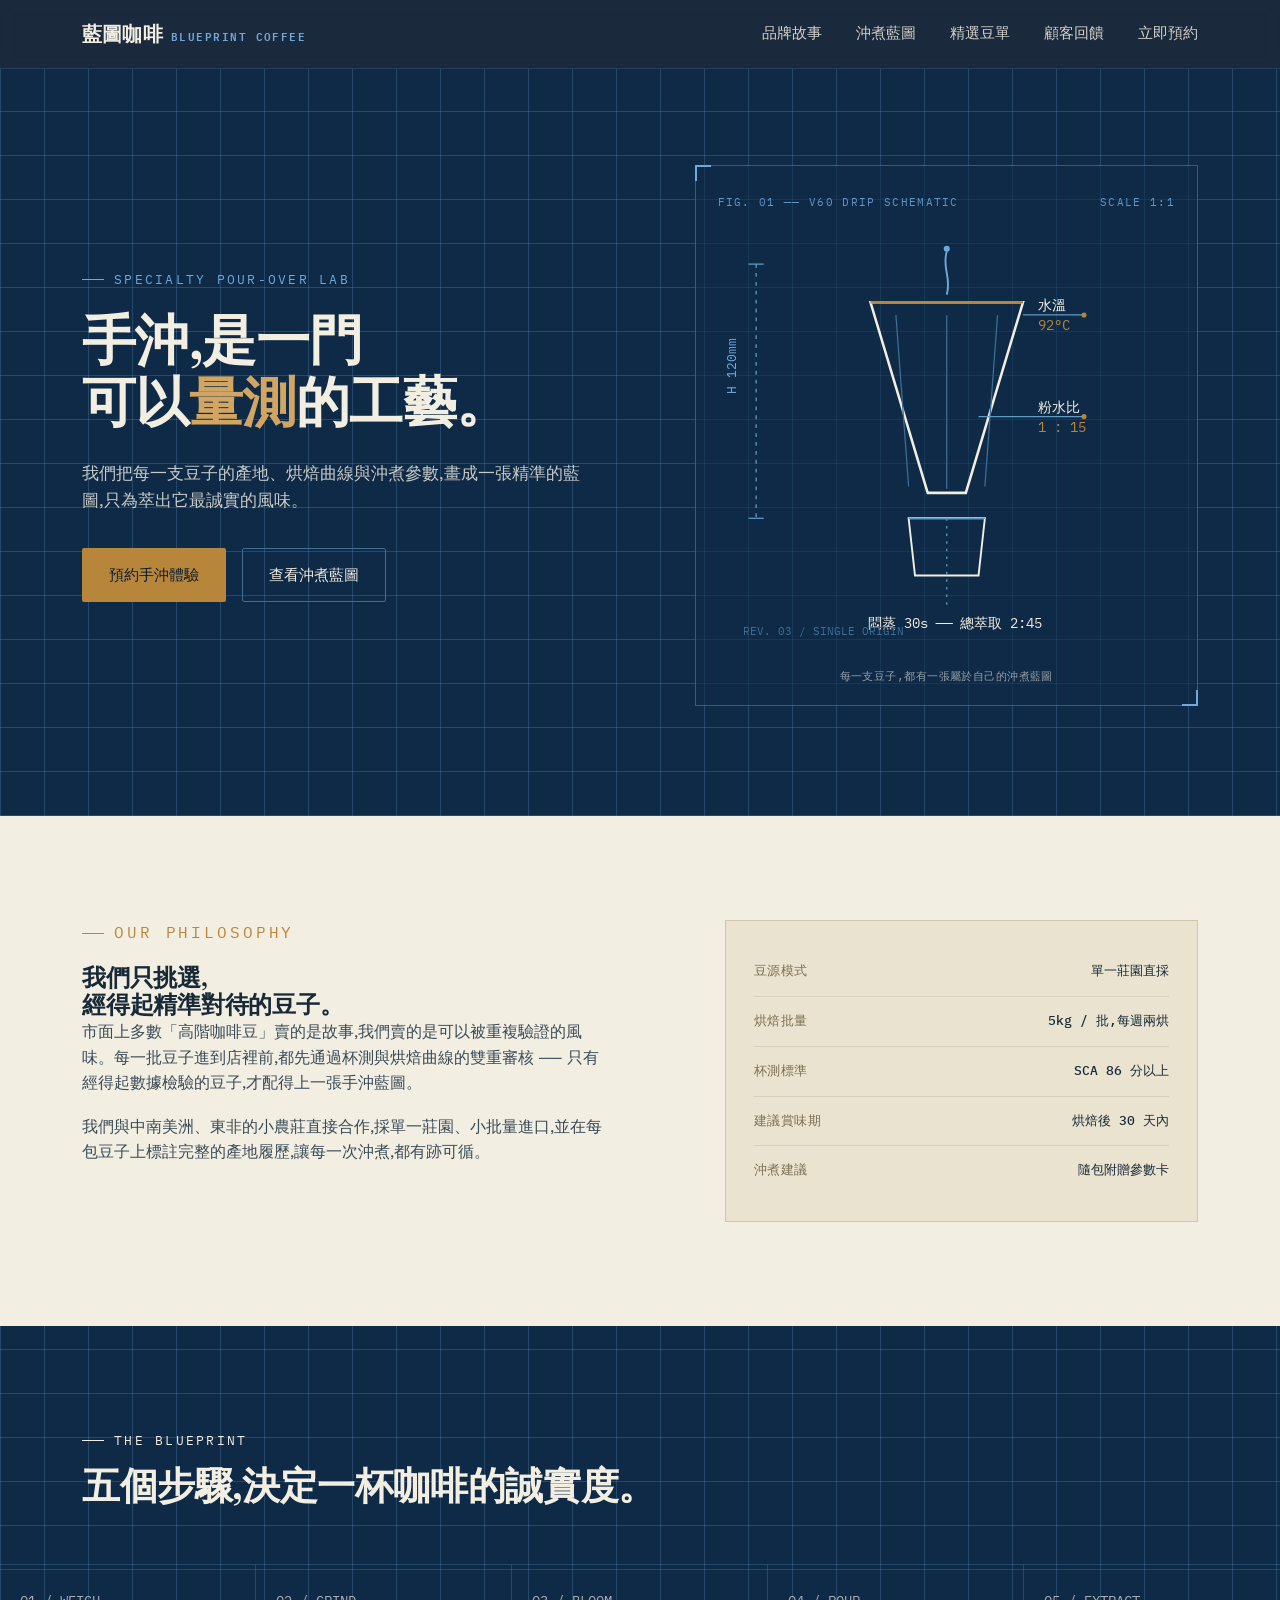
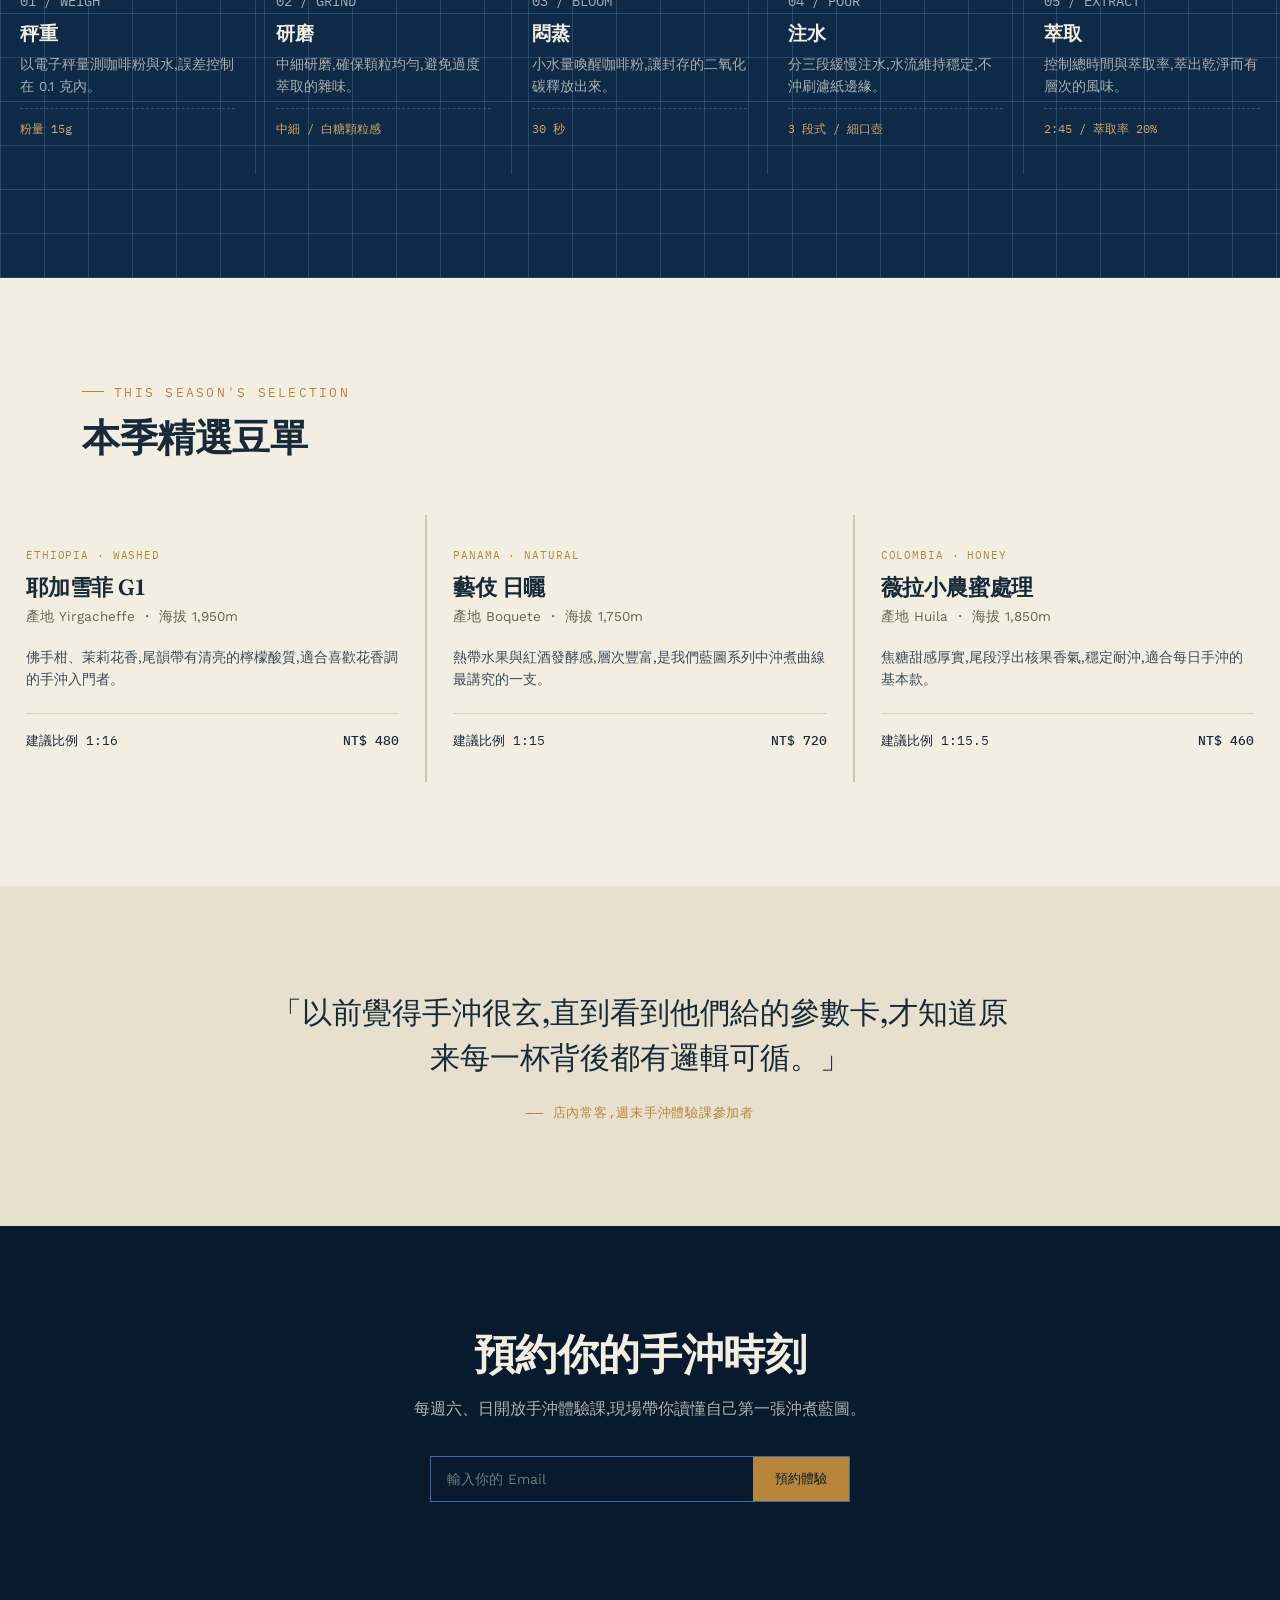
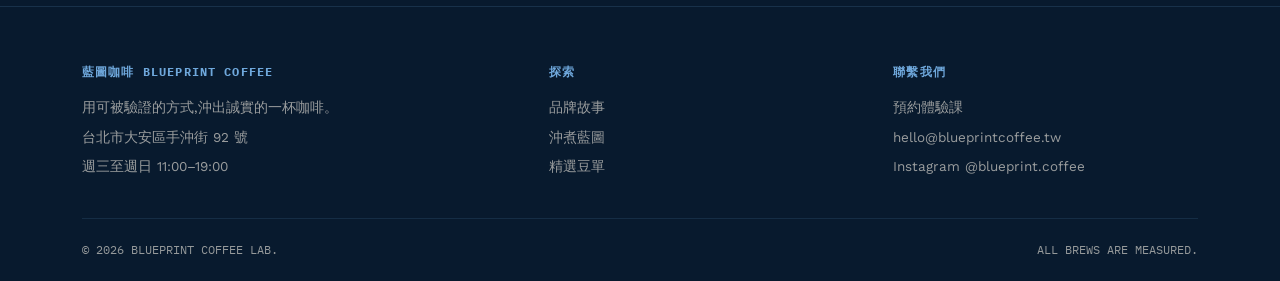
<file: docs/index.html>
<!DOCTYPE html>
<html lang="zh-Hant">
<head>
<meta charset="UTF-8">
<meta name="viewport" content="width=device-width, initial-scale=1.0">
<title>藍圖咖啡 Blueprint Coffee ── 精準手沖,誠實風味</title>
<link rel="preconnect" href="https://fonts.googleapis.com">
<link rel="preconnect" href="https://fonts.gstatic.com" crossorigin>
<link href="https://fonts.googleapis.com/css2?family=Fraunces:opsz,wght@9..144,400;9..144,500;9..144,600;9..144,700&family=Work+Sans:wght@300;400;500;600&family=IBM+Plex+Mono:wght@400;500&display=swap" rel="stylesheet">
<style>
  :root{
    --ink-black:#081A2E;
    --blueprint:#0E2A47;
    --blueprint-line:#3E6E96;
    --blueprint-line-soft:rgba(94,155,197,0.28);
    --paper:#F3EEE2;
    --paper-dim:#E7E0CE;
    --brass:#B8863B;
    --brass-light:#D2A662;
    --sky:#6FA8DC;
    --ink-on-paper:#182A38;
    --max-w:1180px;
  }

  *{margin:0;padding:0;box-sizing:border-box;}
  html{scroll-behavior:smooth;}
  body{
    font-family:'Work Sans', sans-serif;
    background:var(--paper);
    color:var(--ink-on-paper);
    line-height:1.6;
    -webkit-font-smoothing:antialiased;
  }
  a{color:inherit;text-decoration:none;}
  img,svg{display:block;max-width:100%;}
  .container{max-width:var(--max-w);margin:0 auto;padding:0 32px;}
  .eyebrow{
    font-family:'IBM Plex Mono', monospace;
    font-size:12.5px;
    letter-spacing:0.18em;
    text-transform:uppercase;
    display:flex;
    align-items:center;
    gap:10px;
  }
  .eyebrow::before{
    content:"";
    width:22px;height:1px;
    background:currentColor;
    display:inline-block;
  }
  h1,h2,h3{
    font-family:'Fraunces', serif;
    font-weight:600;
    line-height:1.15;
    letter-spacing:-0.01em;
  }
  .btn{
    display:inline-flex;
    align-items:center;
    gap:10px;
    padding:14px 26px;
    border-radius:2px;
    font-family:'Work Sans', sans-serif;
    font-size:15px;
    font-weight:500;
    border:1px solid transparent;
    cursor:pointer;
    transition:transform .25s ease, background .25s ease, border-color .25s ease, color .25s ease;
  }
  .btn:focus-visible{outline:2px solid var(--sky);outline-offset:3px;}
  .btn-primary{background:var(--brass);color:var(--ink-black);}
  .btn-primary:hover{background:var(--brass-light);transform:translateY(-1px);}
  .btn-ghost{border-color:var(--blueprint-line);color:var(--paper);}
  .btn-ghost:hover{border-color:var(--sky);color:var(--sky);}
  .btn-ghost.on-paper{border-color:var(--ink-on-paper);color:var(--ink-on-paper);}
  .btn-ghost.on-paper:hover{border-color:var(--brass);color:var(--brass);}

  /* ---------- NAV ---------- */
  header{
    position:sticky;top:0;z-index:50;
    background:rgba(8,26,46,0.92);
    backdrop-filter:blur(6px);
    border-bottom:1px solid rgba(94,155,197,0.2);
  }
  nav{
    max-width:var(--max-w);margin:0 auto;padding:18px 32px;
    display:flex;align-items:center;justify-content:space-between;
    color:var(--paper);
  }
  .logo{
    font-family:'Fraunces', serif;
    font-size:20px;font-weight:600;letter-spacing:0.01em;
    color:var(--paper);display:flex;align-items:baseline;gap:8px;
  }
  .logo span{
    font-family:'IBM Plex Mono', monospace;
    font-size:10.5px;letter-spacing:0.14em;color:var(--sky);
  }
  .nav-links{display:flex;gap:34px;font-size:14.5px;}
  .nav-links a{opacity:0.85;transition:opacity .2s;}
  .nav-links a:hover{opacity:1;color:var(--sky);}
  .nav-toggle{display:none;background:none;border:none;color:var(--paper);font-size:24px;cursor:pointer;}

  @media (max-width:860px){
    .nav-links{
      position:absolute;top:100%;left:0;right:0;
      background:var(--ink-black);
      flex-direction:column;gap:0;
      max-height:0;overflow:hidden;
      transition:max-height .3s ease;
    }
    .nav-links.open{max-height:320px;}
    .nav-links a{padding:16px 32px;border-top:1px solid rgba(94,155,197,0.15);}
    .nav-toggle{display:block;}
  }

  /* ---------- HERO ---------- */
  .hero{
    background:
      repeating-linear-gradient(0deg, var(--blueprint-line-soft) 0, var(--blueprint-line-soft) 1px, transparent 1px, transparent 44px),
      repeating-linear-gradient(90deg, var(--blueprint-line-soft) 0, var(--blueprint-line-soft) 1px, transparent 1px, transparent 44px),
      var(--blueprint);
    color:var(--paper);
    padding:96px 0 110px;
    position:relative;
    overflow:hidden;
  }
  .hero-grid{
    max-width:var(--max-w);margin:0 auto;padding:0 32px;
    display:grid;grid-template-columns:1.05fr 0.95fr;gap:56px;align-items:center;
  }
  .hero h1{font-size:clamp(34px,4.6vw,54px);margin:20px 0 26px;color:var(--paper);}
  .hero h1 em{font-style:normal;color:var(--brass-light);}
  .hero p.lede{font-size:17px;max-width:46ch;color:rgba(243,238,226,0.82);margin-bottom:34px;}
  .hero-cta{display:flex;gap:16px;flex-wrap:wrap;}
  .hero-eyebrow{color:var(--sky);margin-bottom:6px;}

  .blueprint-plate{
    position:relative;
    border:1px solid rgba(94,155,197,0.45);
    background:rgba(15,42,71,0.55);
    padding:28px 22px 20px;
  }
  .blueprint-plate::before,.blueprint-plate::after,
  .plate-corner-tl,.plate-corner-br{
    content:"";position:absolute;width:14px;height:14px;
    border-color:var(--sky);
  }
  .blueprint-plate::before{top:-1px;left:-1px;border-top:2px solid var(--sky);border-left:2px solid var(--sky);}
  .blueprint-plate::after{bottom:-1px;right:-1px;border-bottom:2px solid var(--sky);border-right:2px solid var(--sky);}
  .plate-label{
    font-family:'IBM Plex Mono', monospace;font-size:11px;letter-spacing:0.12em;
    color:var(--sky);display:flex;justify-content:space-between;margin-bottom:14px;opacity:0.85;
  }
  .plate-caption{
    font-family:'IBM Plex Mono', monospace;font-size:11px;color:rgba(243,238,226,0.6);
    text-align:center;margin-top:10px;letter-spacing:0.04em;
  }

  @media (max-width:900px){
    .hero-grid{grid-template-columns:1fr;}
    .hero{padding:64px 0 76px;}
  }

  /* ---------- SECTION SHARED ---------- */
  section{padding:104px 0;}
  .section-head{max-width:640px;margin-bottom:56px;}
  .section-head h2{font-size:clamp(26px,3.2vw,38px);margin-top:14px;}
  .on-dark{background:var(--ink-black);color:var(--paper);}
  .on-dark .eyebrow{color:var(--sky);}
  .on-paper .eyebrow{color:var(--brass);}

  /* ---------- ABOUT / SPEC SHEET ---------- */
  .about-grid{display:grid;grid-template-columns:1.1fr 0.9fr;gap:64px;align-items:start;}
  .about-grid p{font-size:16px;color:#3a4b58;max-width:52ch;margin-bottom:18px;}
  .spec-sheet{border:1px solid #cfc6ac;background:#EAE3D0;padding:26px 28px;}
  .spec-row{
    display:flex;justify-content:space-between;gap:20px;
    padding:14px 0;border-bottom:1px solid #d8d0b8;
    font-family:'IBM Plex Mono', monospace;font-size:13px;
  }
  .spec-row:last-child{border-bottom:none;}
  .spec-row dt{color:#7a6f52;letter-spacing:0.04em;}
  .spec-row dd{font-weight:500;color:var(--ink-on-paper);text-align:right;}

  @media (max-width:860px){ .about-grid{grid-template-columns:1fr;} }

  /* ---------- PROCESS BLUEPRINT ---------- */
  .process{
    background:
      repeating-linear-gradient(0deg, var(--blueprint-line-soft) 0, var(--blueprint-line-soft) 1px, transparent 1px, transparent 44px),
      repeating-linear-gradient(90deg, var(--blueprint-line-soft) 0, var(--blueprint-line-soft) 1px, transparent 1px, transparent 44px),
      var(--blueprint);
    color:var(--paper);
  }
  .steps{
    display:grid;grid-template-columns:repeat(5,1fr);gap:0;
    border-top:1px solid var(--blueprint-line-soft);
  }
  .step{
    padding:26px 20px;border-right:1px solid var(--blueprint-line-soft);position:relative;
  }
  .step:last-child{border-right:none;}
  .step-index{font-family:'IBM Plex Mono', monospace;font-size:12px;color:var(--sky);margin-bottom:14px;}
  .step h3{font-size:19px;color:var(--paper);margin-bottom:10px;font-weight:600;}
  .step p{font-size:13.5px;color:rgba(243,238,226,0.68);margin-bottom:10px;}
  .step .metric{
    font-family:'IBM Plex Mono', monospace;font-size:12px;color:var(--brass-light);
    border-top:1px dashed rgba(94,155,197,0.4);padding-top:10px;
  }
  @media (max-width:960px){
    .steps{grid-template-columns:1fr 1fr;}
    .step{border-right:1px solid var(--blueprint-line-soft);border-bottom:1px solid var(--blueprint-line-soft);}
    .step:nth-child(2n){border-right:none;}
  }
  @media (max-width:560px){
    .steps{grid-template-columns:1fr;}
    .step{border-right:none;}
  }

  /* ---------- BEANS ---------- */
  .bean-grid{display:grid;grid-template-columns:repeat(3,1fr);gap:2px;background:#cfc6ac;}
  .bean-card{
    background:var(--paper);padding:32px 26px;position:relative;
    display:flex;flex-direction:column;height:100%;
  }
  .bean-tag{
    font-family:'IBM Plex Mono', monospace;font-size:11px;color:var(--brass);
    letter-spacing:0.08em;margin-bottom:10px;
  }
  .bean-card h3{font-size:22px;margin-bottom:6px;}
  .bean-origin{font-size:13.5px;color:#6b6250;margin-bottom:18px;}
  .bean-notes{font-size:14px;color:#3a4b58;margin-bottom:22px;flex-grow:1;}
  .bean-meta{
    display:flex;justify-content:space-between;align-items:center;
    border-top:1px solid #d8d0b8;padding-top:16px;
    font-family:'IBM Plex Mono', monospace;font-size:12.5px;
  }
  .bean-price{color:var(--ink-on-paper);font-weight:500;}
  @media (max-width:900px){ .bean-grid{grid-template-columns:1fr 1fr;} }
  @media (max-width:600px){ .bean-grid{grid-template-columns:1fr;} }

  /* ---------- QUOTE ---------- */
  .quote-section{background:var(--paper-dim);}
  .quote-wrap{max-width:760px;margin:0 auto;text-align:center;}
  blockquote{
    font-family:'Fraunces', serif;font-size:clamp(22px,2.6vw,30px);
    font-weight:500;line-height:1.5;color:var(--ink-on-paper);margin-bottom:22px;
  }
  .quote-attr{font-family:'IBM Plex Mono', monospace;font-size:12.5px;color:var(--brass);letter-spacing:0.06em;}

  /* ---------- CTA / FOOTER ---------- */
  .cta-section{background:var(--ink-black);color:var(--paper);text-align:center;}
  .cta-section h2{font-size:clamp(28px,3.6vw,42px);margin-bottom:18px;}
  .cta-section p{color:rgba(243,238,226,0.72);max-width:48ch;margin:0 auto 34px;}
  .cta-form{
    display:flex;max-width:420px;margin:0 auto;gap:0;border:1px solid var(--blueprint-line);
  }
  .cta-form input{
    flex:1;background:transparent;border:none;padding:14px 16px;
    color:var(--paper);font-family:'Work Sans', sans-serif;font-size:14px;
  }
  .cta-form input::placeholder{color:rgba(243,238,226,0.45);}
  .cta-form input:focus{outline:none;}
  .cta-form button{
    background:var(--brass);color:var(--ink-black);border:none;
    padding:0 22px;font-weight:500;cursor:pointer;font-family:'Work Sans', sans-serif;
    transition:background .2s;
  }
  .cta-form button:hover{background:var(--brass-light);}

  footer{background:var(--ink-black);border-top:1px solid rgba(94,155,197,0.18);color:rgba(243,238,226,0.6);}
  .footer-grid{
    display:grid;grid-template-columns:1.4fr 1fr 1fr;gap:40px;padding:56px 0 32px;
    font-size:13.5px;
  }
  .footer-grid h4{
    font-family:'IBM Plex Mono', monospace;font-size:11.5px;letter-spacing:0.1em;
    color:var(--sky);margin-bottom:16px;text-transform:uppercase;
  }
  .footer-grid p, .footer-grid a{display:block;margin-bottom:8px;color:rgba(243,238,226,0.62);}
  .footer-grid a:hover{color:var(--paper);}
  .footer-bottom{
    border-top:1px solid rgba(94,155,197,0.15);padding:22px 0;
    font-family:'IBM Plex Mono', monospace;font-size:11.5px;
    display:flex;justify-content:space-between;flex-wrap:wrap;gap:10px;
  }
  @media (max-width:700px){ .footer-grid{grid-template-columns:1fr;} }

  /* ---------- REVEAL ---------- */
  .reveal{opacity:0;transform:translateY(18px);transition:opacity .7s ease, transform .7s ease;}
  .reveal.in{opacity:1;transform:translateY(0);}
  @media (prefers-reduced-motion: reduce){
    .reveal{opacity:1;transform:none;transition:none;}
    html{scroll-behavior:auto;}
  }
</style>
</head>
<body>

<header>
  <nav>
    <a href="#top" class="logo">藍圖咖啡<span>BLUEPRINT COFFEE</span></a>
    <button class="nav-toggle" id="navToggle" aria-label="開啟選單" aria-expanded="false">☰</button>
    <div class="nav-links" id="navLinks">
      <a href="#about">品牌故事</a>
      <a href="#process">沖煮藍圖</a>
      <a href="#beans">精選豆單</a>
      <a href="#quote">顧客回饋</a>
      <a href="#cta">立即預約</a>
    </div>
  </nav>
</header>

<section class="hero" id="top">
  <div class="hero-grid">
    <div>
      <p class="eyebrow hero-eyebrow">SPECIALTY POUR-OVER LAB</p>
      <h1>手沖,是一門<br>可以<em>量測</em>的工藝。</h1>
      <p class="lede">我們把每一支豆子的產地、烘焙曲線與沖煮參數,畫成一張精準的藍圖,只為萃出它最誠實的風味。</p>
      <div class="hero-cta">
        <a href="#cta" class="btn btn-primary">預約手沖體驗</a>
        <a href="#process" class="btn btn-ghost">查看沖煮藍圖</a>
      </div>
    </div>

    <div class="blueprint-plate reveal">
      <div class="plate-label"><span>FIG. 01 ── V60 DRIP SCHEMATIC</span><span>SCALE 1:1</span></div>
      <svg viewBox="0 0 360 340" xmlns="http://www.w3.org/2000/svg" role="img" aria-label="V60 手沖濾杯示意圖,標註水溫、粉水比、悶蒸與總萃取時間">
        <!-- dimension lines -->
        <line x1="30" y1="30" x2="30" y2="230" stroke="#5E9BC5" stroke-width="1" stroke-dasharray="3 4"/>
        <line x1="24" y1="30" x2="36" y2="30" stroke="#5E9BC5" stroke-width="1"/>
        <line x1="24" y1="230" x2="36" y2="230" stroke="#5E9BC5" stroke-width="1"/>
        <text x="14" y="132" fill="#6FA8DC" font-size="10" font-family="IBM Plex Mono, monospace" transform="rotate(-90 14 132)">H 120mm</text>

        <!-- dripper cone -->
        <path d="M120 60 L240 60 L195 210 L165 210 Z" fill="none" stroke="#F3EEE2" stroke-width="2"/>
        <path d="M120 60 L240 60" stroke="#B8863B" stroke-width="2"/>
        <!-- ribs -->
        <line x1="140" y1="70" x2="150" y2="205" stroke="#3E6E96" stroke-width="1"/>
        <line x1="180" y1="70" x2="180" y2="207" stroke="#3E6E96" stroke-width="1"/>
        <line x1="220" y1="70" x2="210" y2="205" stroke="#3E6E96" stroke-width="1"/>

        <!-- server -->
        <path d="M150 230 L210 230 L205 275 L155 275 Z" fill="none" stroke="#F3EEE2" stroke-width="1.5"/>
        <line x1="150" y1="230" x2="210" y2="230" stroke="#5E9BC5" stroke-width="1"/>

        <!-- pour line + droplets -->
        <path d="M180 20 C176 34, 184 40, 180 54" stroke="#6FA8DC" stroke-width="1.5" fill="none"/>
        <circle cx="180" cy="18" r="2.4" fill="#6FA8DC"/>

        <!-- annotation callouts -->
        <line x1="240" y1="70" x2="288" y2="70" stroke="#5E9BC5" stroke-width="1"/>
        <circle cx="288" cy="70" r="2" fill="#B8863B"/>
        <text x="252" y="66" fill="#F3EEE2" font-size="11" font-family="IBM Plex Mono, monospace">水溫</text>
        <text x="252" y="82" fill="#B8863B" font-size="11" font-family="IBM Plex Mono, monospace">92°C</text>

        <line x1="205" y1="150" x2="288" y2="150" stroke="#5E9BC5" stroke-width="1"/>
        <circle cx="288" cy="150" r="2" fill="#B8863B"/>
        <text x="252" y="146" fill="#F3EEE2" font-size="11" font-family="IBM Plex Mono, monospace">粉水比</text>
        <text x="252" y="162" fill="#B8863B" font-size="11" font-family="IBM Plex Mono, monospace">1 : 15</text>

        <line x1="180" y1="230" x2="180" y2="300" stroke="#5E9BC5" stroke-width="1" stroke-dasharray="2 4"/>
        <text x="118" y="316" fill="#F3EEE2" font-size="11" font-family="IBM Plex Mono, monospace">悶蒸 30s ── 總萃取 2:45</text>

        <!-- corner tick -->
        <text x="20" y="322" fill="#3E6E96" font-size="9" font-family="IBM Plex Mono, monospace">REV. 03 / SINGLE ORIGIN</text>
      </svg>
      <p class="plate-caption">每一支豆子,都有一張屬於自己的沖煮藍圖</p>
    </div>
  </div>
</section>

<section class="on-paper" id="about">
  <div class="container">
    <div class="about-grid">
      <div class="reveal">
        <p class="eyebrow">OUR PHILOSOPHY</p>
        <h2>我們只挑選,<br>經得起精準對待的豆子。</h2>
        <p>市面上多數「高階咖啡豆」賣的是故事,我們賣的是可以被重複驗證的風味。每一批豆子進到店裡前,都先通過杯測與烘焙曲線的雙重審核 ── 只有經得起數據檢驗的豆子,才配得上一張手沖藍圖。</p>
        <p>我們與中南美洲、東非的小農莊直接合作,採單一莊園、小批量進口,並在每包豆子上標註完整的產地履歷,讓每一次沖煮,都有跡可循。</p>
      </div>
      <dl class="spec-sheet reveal">
        <div class="spec-row"><dt>豆源模式</dt><dd>單一莊園直採</dd></div>
        <div class="spec-row"><dt>烘焙批量</dt><dd>5kg / 批,每週兩烘</dd></div>
        <div class="spec-row"><dt>杯測標準</dt><dd>SCA 86 分以上</dd></div>
        <div class="spec-row"><dt>建議賞味期</dt><dd>烘焙後 30 天內</dd></div>
        <div class="spec-row"><dt>沖煮建議</dt><dd>隨包附贈參數卡</dd></div>
      </dl>
    </div>
  </div>
</section>

<section class="process" id="process">
  <div class="container">
    <div class="section-head reveal">
      <p class="eyebrow">THE BLUEPRINT</p>
      <h2>五個步驟,決定一杯咖啡的誠實度。</h2>
    </div>
  </div>
  <div class="steps reveal">
    <div class="step">
      <p class="step-index">01 / WEIGH</p>
      <h3>秤重</h3>
      <p>以電子秤量測咖啡粉與水,誤差控制在 0.1 克內。</p>
      <p class="metric">粉量 15g</p>
    </div>
    <div class="step">
      <p class="step-index">02 / GRIND</p>
      <h3>研磨</h3>
      <p>中細研磨,確保顆粒均勻,避免過度萃取的雜味。</p>
      <p class="metric">中細 / 白糖顆粒感</p>
    </div>
    <div class="step">
      <p class="step-index">03 / BLOOM</p>
      <h3>悶蒸</h3>
      <p>小水量喚醒咖啡粉,讓封存的二氧化碳釋放出來。</p>
      <p class="metric">30 秒</p>
    </div>
    <div class="step">
      <p class="step-index">04 / POUR</p>
      <h3>注水</h3>
      <p>分三段緩慢注水,水流維持穩定,不沖刷濾紙邊緣。</p>
      <p class="metric">3 段式 / 細口壺</p>
    </div>
    <div class="step">
      <p class="step-index">05 / EXTRACT</p>
      <h3>萃取</h3>
      <p>控制總時間與萃取率,萃出乾淨而有層次的風味。</p>
      <p class="metric">2:45 / 萃取率 20%</p>
    </div>
  </div>
</section>

<section class="on-paper" id="beans">
  <div class="container">
    <div class="section-head reveal">
      <p class="eyebrow">THIS SEASON'S SELECTION</p>
      <h2>本季精選豆單</h2>
    </div>
  </div>
  <div class="bean-grid reveal">
    <div class="bean-card">
      <p class="bean-tag">ETHIOPIA · WASHED</p>
      <h3>耶加雪菲 G1</h3>
      <p class="bean-origin">產地 Yirgacheffe ・ 海拔 1,950m</p>
      <p class="bean-notes">佛手柑、茉莉花香,尾韻帶有清亮的檸檬酸質,適合喜歡花香調的手沖入門者。</p>
      <div class="bean-meta"><span>建議比例 1:16</span><span class="bean-price">NT$ 480</span></div>
    </div>
    <div class="bean-card">
      <p class="bean-tag">PANAMA · NATURAL</p>
      <h3>藝伎 日曬</h3>
      <p class="bean-origin">產地 Boquete ・ 海拔 1,750m</p>
      <p class="bean-notes">熱帶水果與紅酒發酵感,層次豐富,是我們藍圖系列中沖煮曲線最講究的一支。</p>
      <div class="bean-meta"><span>建議比例 1:15</span><span class="bean-price">NT$ 720</span></div>
    </div>
    <div class="bean-card">
      <p class="bean-tag">COLOMBIA · HONEY</p>
      <h3>薇拉小農蜜處理</h3>
      <p class="bean-origin">產地 Huila ・ 海拔 1,850m</p>
      <p class="bean-notes">焦糖甜感厚實,尾段浮出核果香氣,穩定耐沖,適合每日手沖的基本款。</p>
      <div class="bean-meta"><span>建議比例 1:15.5</span><span class="bean-price">NT$ 460</span></div>
    </div>
  </div>
</section>

<section class="quote-section" id="quote">
  <div class="container">
    <div class="quote-wrap reveal">
      <blockquote>「以前覺得手沖很玄,直到看到他們給的參數卡,才知道原来每一杯背後都有邏輯可循。」</blockquote>
      <p class="quote-attr">── 店內常客,週末手沖體驗課參加者</p>
    </div>
  </div>
</section>

<section class="cta-section" id="cta">
  <div class="container">
    <h2 class="reveal">預約你的手沖時刻</h2>
    <p class="reveal">每週六、日開放手沖體驗課,現場帶你讀懂自己第一張沖煮藍圖。</p>
    <form class="cta-form reveal" onsubmit="event.preventDefault(); this.querySelector('button').textContent='已收到,我們會盡快聯繫';">
      <input type="email" placeholder="輸入你的 Email" required aria-label="Email">
      <button type="submit">預約體驗</button>
    </form>
  </div>
</section>

<footer>
  <div class="container">
    <div class="footer-grid">
      <div>
        <h4>藍圖咖啡 BLUEPRINT COFFEE</h4>
        <p>用可被驗證的方式,沖出誠實的一杯咖啡。</p>
        <p>台北市大安區手沖街 92 號</p>
        <p>週三至週日 11:00–19:00</p>
      </div>
      <div>
        <h4>探索</h4>
        <a href="#about">品牌故事</a>
        <a href="#process">沖煮藍圖</a>
        <a href="#beans">精選豆單</a>
      </div>
      <div>
        <h4>聯繫我們</h4>
        <a href="#cta">預約體驗課</a>
        <a href="mailto:hello@blueprintcoffee.tw">hello@blueprintcoffee.tw</a>
        <a href="#top">Instagram @blueprint.coffee</a>
      </div>
    </div>
    <div class="footer-bottom">
      <span>© 2026 BLUEPRINT COFFEE LAB.</span>
      <span>ALL BREWS ARE MEASURED.</span>
    </div>
  </div>
</footer>

<script>
  // mobile nav toggle
  const navToggle = document.getElementById('navToggle');
  const navLinks = document.getElementById('navLinks');
  navToggle.addEventListener('click', () => {
    const isOpen = navLinks.classList.toggle('open');
    navToggle.setAttribute('aria-expanded', isOpen);
  });
  navLinks.querySelectorAll('a').forEach(a => a.addEventListener('click', () => {
    navLinks.classList.remove('open');
    navToggle.setAttribute('aria-expanded', 'false');
  }));

  // scroll reveal
  const prefersReduced = window.matchMedia('(prefers-reduced-motion: reduce)').matches;
  if (!prefersReduced && 'IntersectionObserver' in window) {
    const io = new IntersectionObserver((entries) => {
      entries.forEach(entry => {
        if (entry.isIntersecting) {
          entry.target.classList.add('in');
          io.unobserve(entry.target);
        }
      });
    }, { threshold: 0.15 });
    document.querySelectorAll('.reveal').forEach(el => io.observe(el));
  } else {
    document.querySelectorAll('.reveal').forEach(el => el.classList.add('in'));
  }
</script>

</body>
</html>
</file>
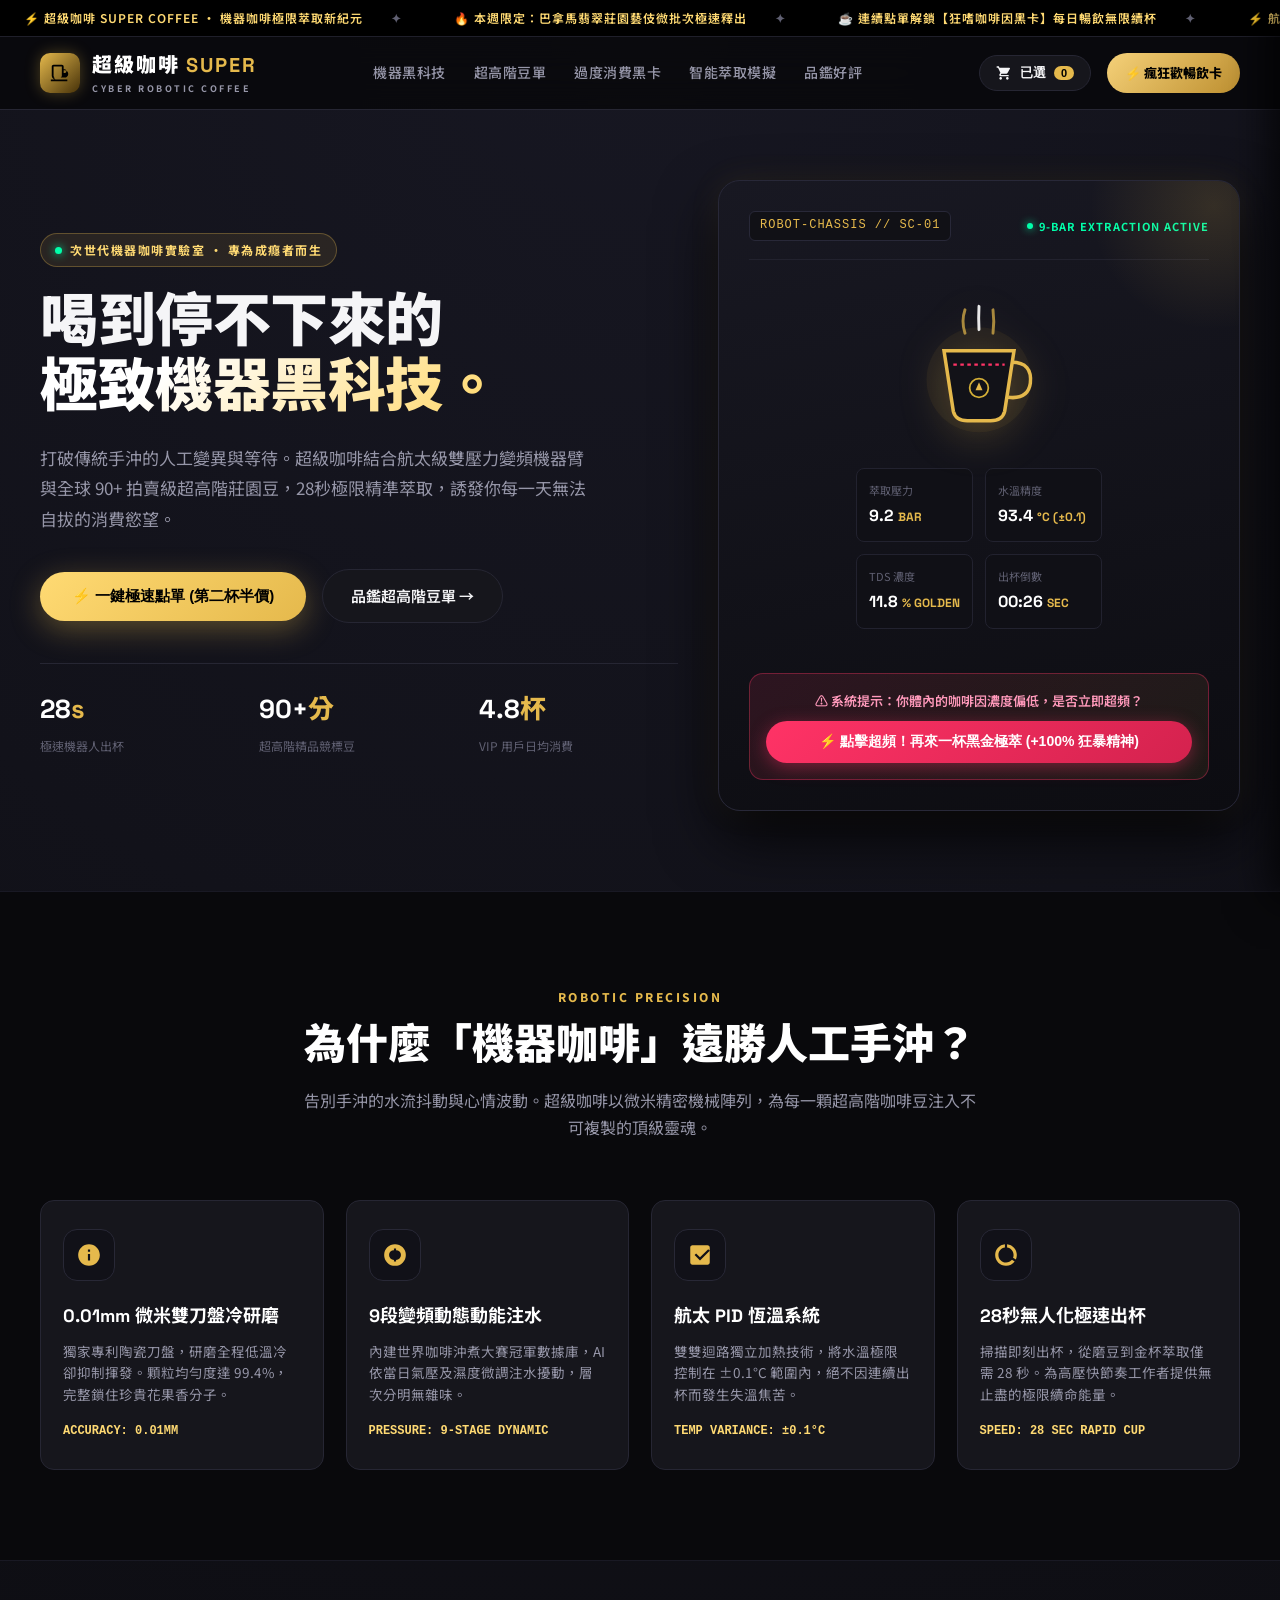
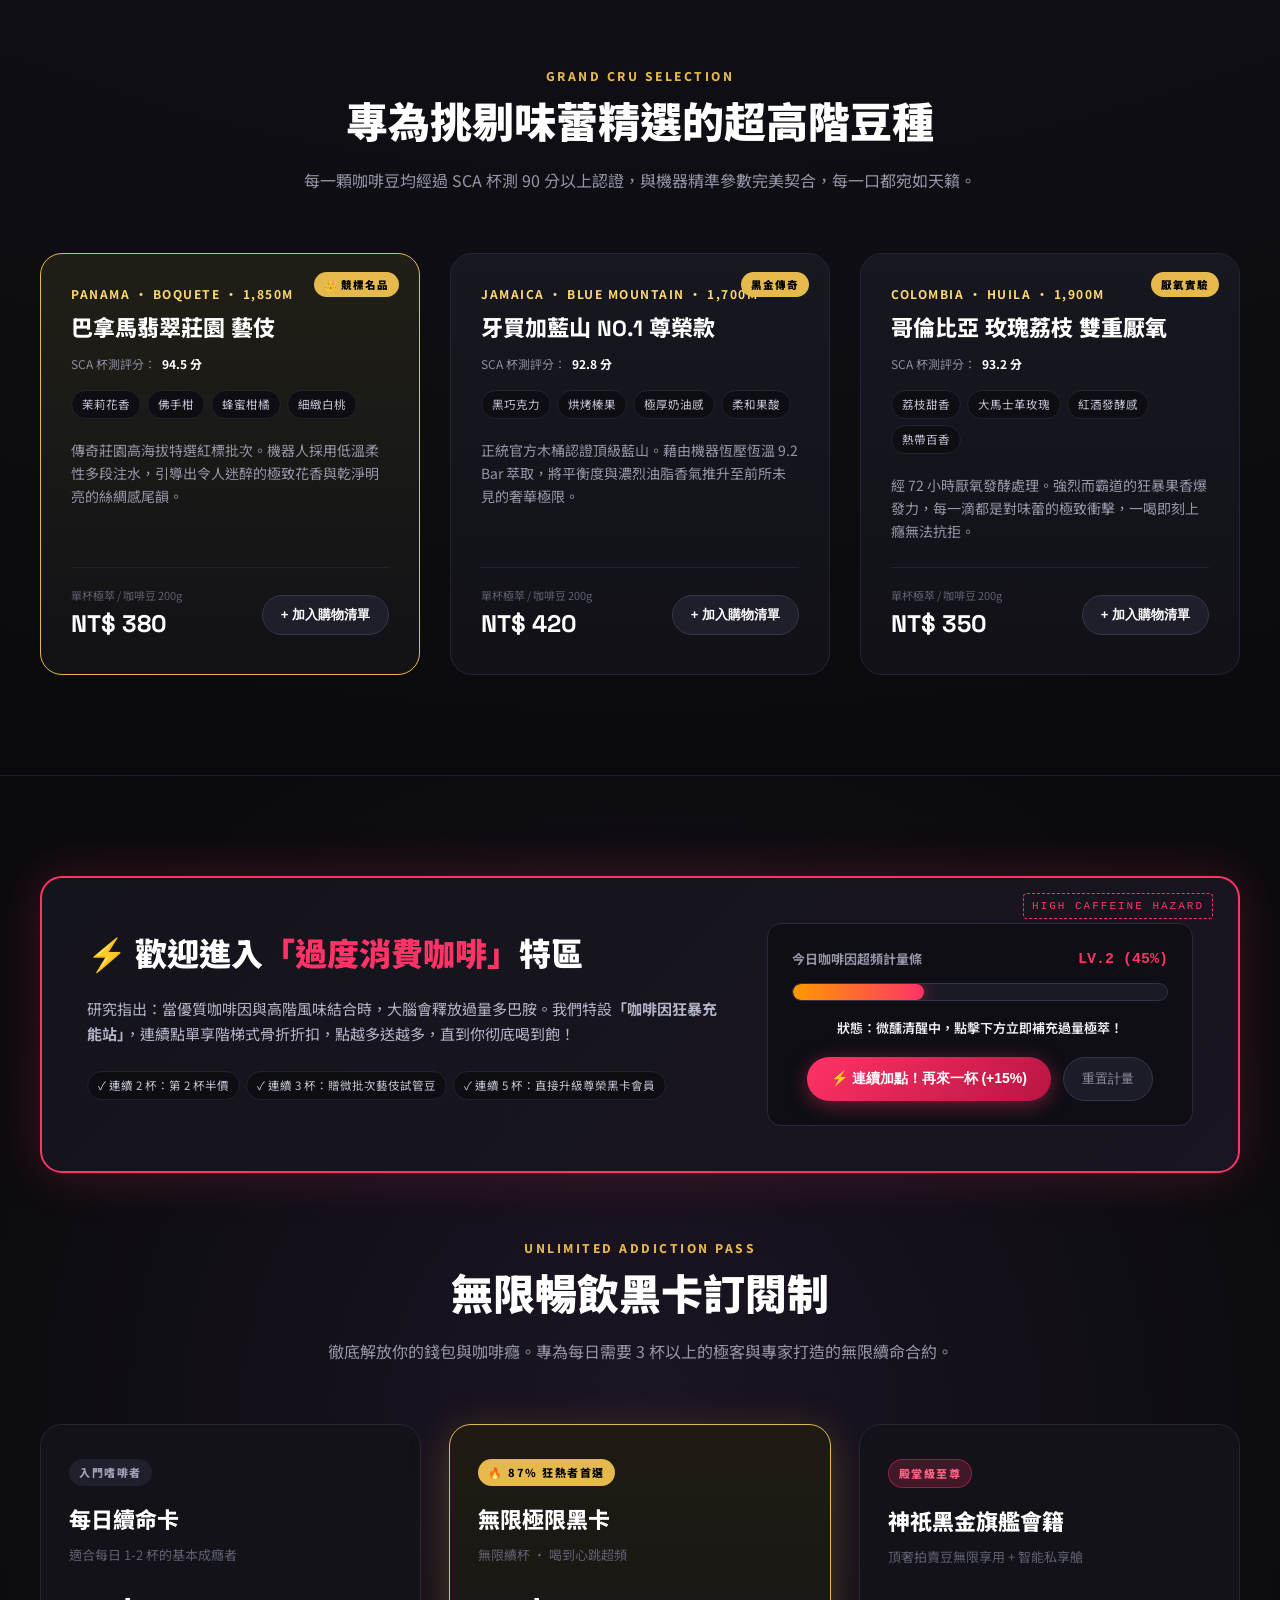
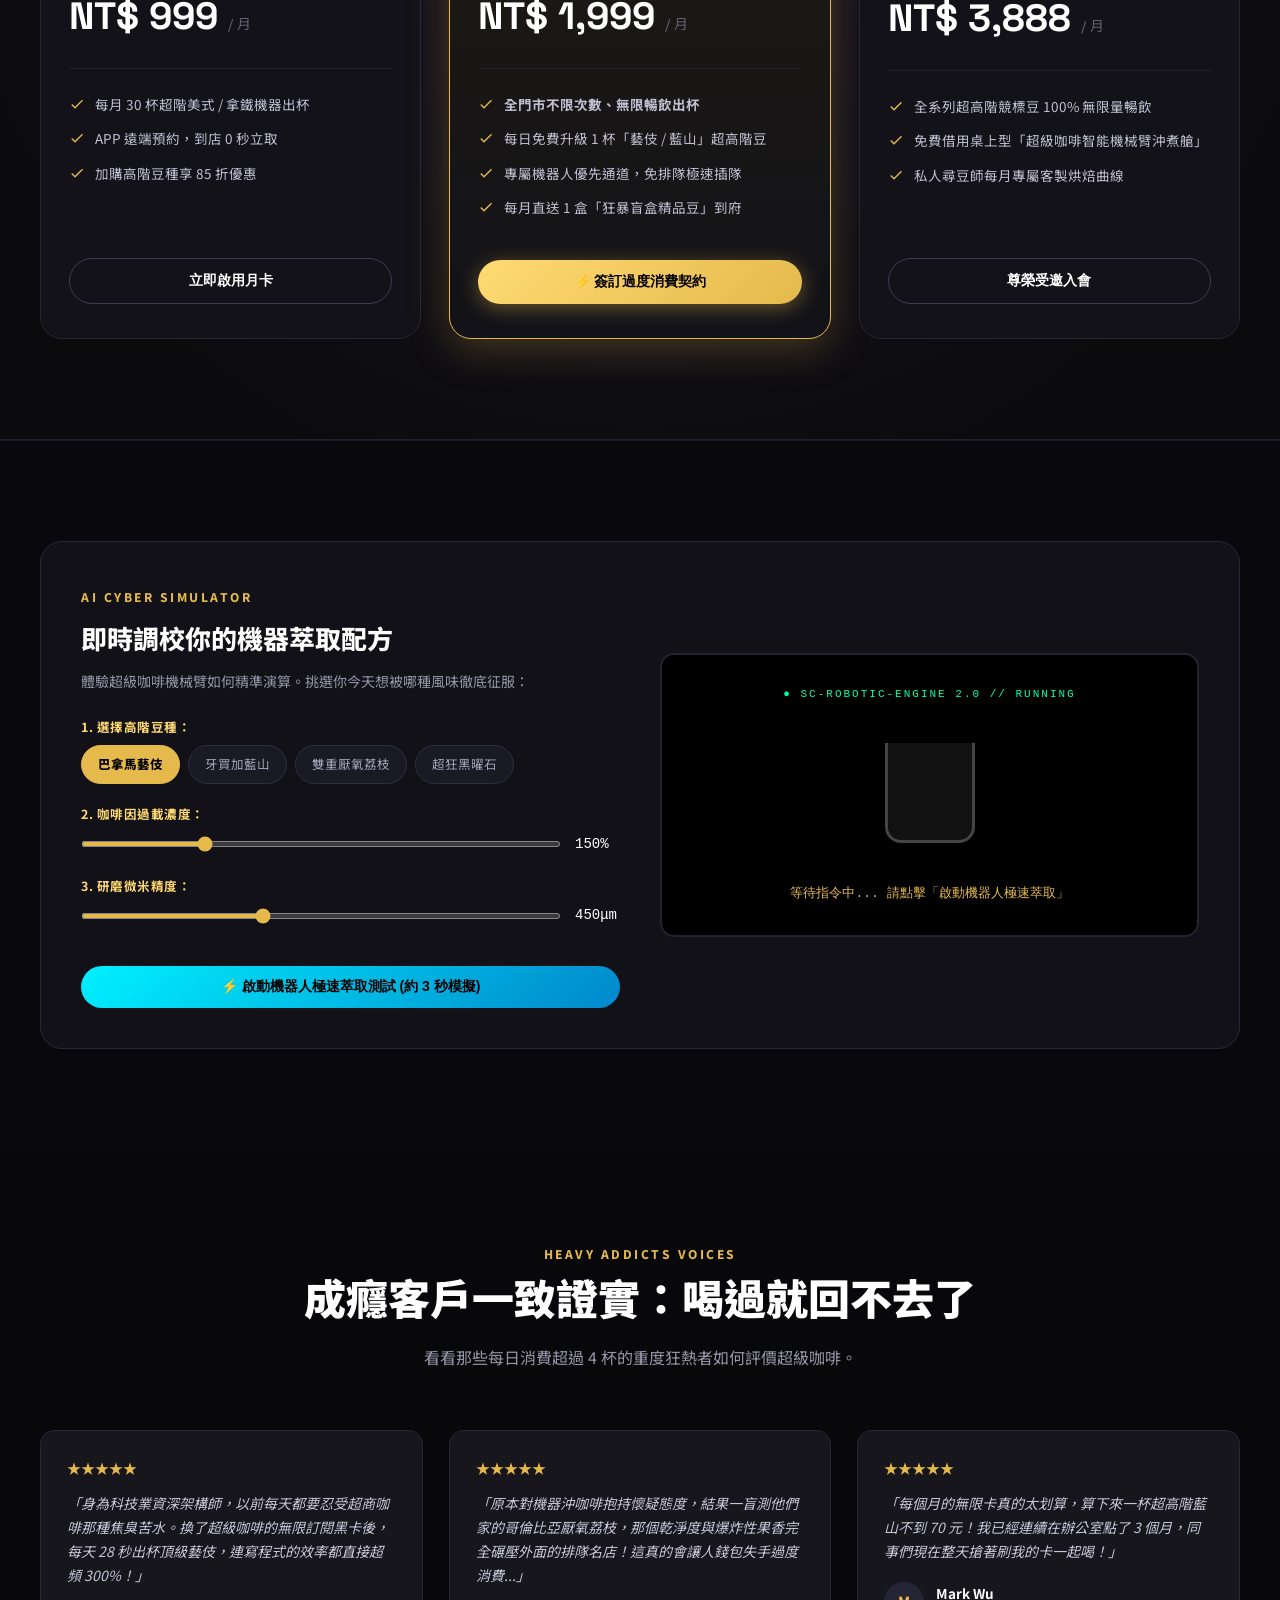
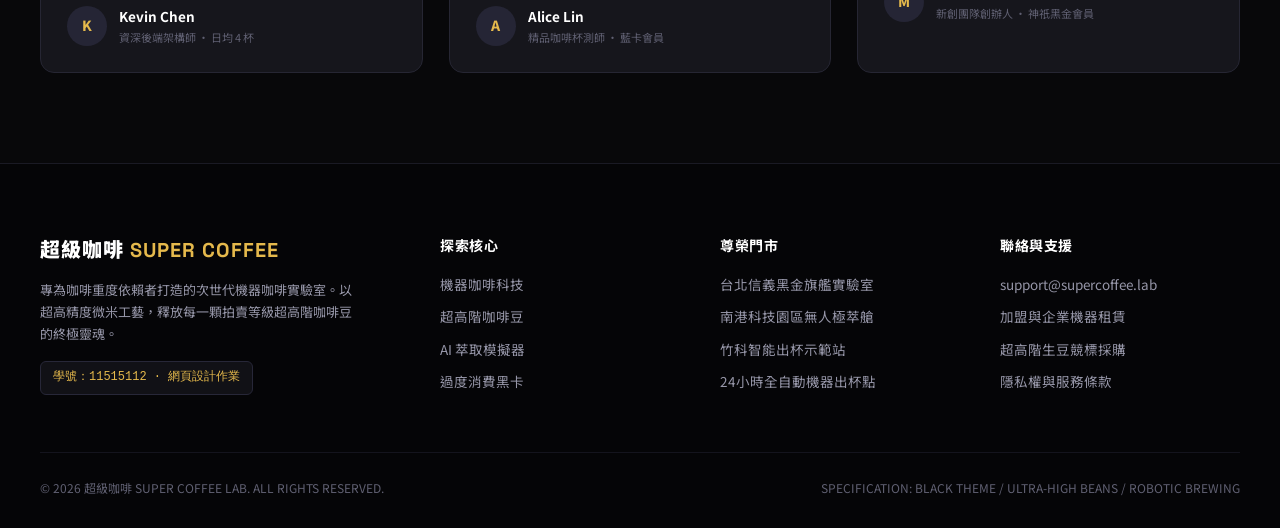
<file: onepage/index.html>
<!DOCTYPE html>
<html lang="zh-Hant">
<head>
  <meta charset="UTF-8">
  <meta name="viewport" content="width=device-width, initial-scale=1.0">
  <title>超級咖啡 SUPER COFFEE ｜ 頂級機器咖啡 × 超高階豆種</title>
  <meta name="description" content="超級咖啡 SUPER COFFEE：專為重度咖啡愛好者打造的極致黑科技咖啡。航太級機器人極速精準萃取，嚴選超高階頂級豆種，讓您徹底沉溺於極限咖啡因狂潮。">
  <link rel="preconnect" href="https://fonts.googleapis.com">
  <link rel="preconnect" href="https://fonts.gstatic.com" crossorigin>
  <link href="https://fonts.googleapis.com/css2?family=Montserrat:ital,wght@0,300;0,500;0,700;0,900;1,900&family=Noto+Sans+TC:wght@300;400;500;700;900&family=Space+Grotesk:wght@500;700&display=swap" rel="stylesheet">
  <style>
    :root {
      --bg-pitch: #08080a;
      --bg-surface: #101014;
      --bg-card: #16161c;
      --bg-card-hover: #1e1e26;
      --border-subtle: #262633;
      --border-glow: #d4af37;
      --accent-gold: #e5b94c;
      --accent-gold-bright: #ffda73;
      --accent-gold-dim: #997a2e;
      --accent-cyber-cyan: #00f0ff;
      --accent-red: #ff3366;
      --text-main: #f5f5f7;
      --text-muted: #9696a8;
      --text-dim: #606072;
      --radius-sm: 8px;
      --radius-md: 14px;
      --radius-lg: 22px;
      --shadow-glow: 0 0 25px rgba(229, 185, 76, 0.2);
      --shadow-neon: 0 0 35px rgba(0, 240, 255, 0.25);
      --font-heading: 'Space Grotesk', 'Montserrat', 'Noto Sans TC', sans-serif;
      --font-body: 'Noto Sans TC', 'Montserrat', sans-serif;
    }

    * {
      box-sizing: border-box;
      margin: 0;
      padding: 0;
    }

    html {
      scroll-behavior: smooth;
      background-color: var(--bg-pitch);
      color: var(--text-main);
    }

    body {
      font-family: var(--font-body);
      background: radial-gradient(circle at 50% 0%, #171722 0%, var(--bg-pitch) 55%);
      min-height: 100vh;
      overflow-x: hidden;
      line-height: 1.65;
      -webkit-font-smoothing: antialiased;
    }

    /* Scrollbar */
    ::-webkit-scrollbar {
      width: 8px;
    }
    ::-webkit-scrollbar-track {
      background: #09090b;
    }
    ::-webkit-scrollbar-thumb {
      background: #2b2b3a;
      border-radius: 4px;
    }
    ::-webkit-scrollbar-thumb:hover {
      background: var(--accent-gold);
    }

    /* Container */
    .container {
      width: min(1200px, calc(100% - 40px));
      margin: 0 auto;
    }

    /* Header & Nav */
    header {
      position: sticky;
      top: 0;
      z-index: 1000;
      backdrop-filter: blur(16px);
      -webkit-backdrop-filter: blur(16px);
      background: rgba(8, 8, 10, 0.82);
      border-bottom: 1px solid var(--border-subtle);
      transition: all 0.3s ease;
    }

    .nav-inner {
      display: flex;
      align-items: center;
      justify-content: space-between;
      height: 72px;
    }

    .brand-logo {
      display: flex;
      align-items: center;
      gap: 12px;
      text-decoration: none;
      color: var(--text-main);
    }

    .logo-symbol {
      width: 40px;
      height: 40px;
      background: linear-gradient(135deg, var(--accent-gold), #473209);
      border-radius: 10px;
      display: grid;
      place-items: center;
      box-shadow: 0 0 15px rgba(229, 185, 76, 0.3);
      position: relative;
    }

    .logo-symbol svg {
      width: 22px;
      height: 22px;
      fill: #000;
    }

    .brand-title {
      display: flex;
      flex-direction: column;
    }

    .brand-title .main-name {
      font-family: var(--font-heading);
      font-size: 20px;
      font-weight: 900;
      letter-spacing: 2px;
      color: #fff;
      display: flex;
      align-items: center;
      gap: 6px;
    }

    .brand-title .main-name span {
      color: var(--accent-gold);
    }

    .brand-title .sub-name {
      font-size: 9px;
      font-weight: 700;
      letter-spacing: 2.5px;
      color: var(--text-muted);
      text-transform: uppercase;
    }

    nav.desktop-nav {
      display: flex;
      align-items: center;
      gap: 28px;
    }

    nav.desktop-nav a {
      color: var(--text-muted);
      text-decoration: none;
      font-size: 14px;
      font-weight: 500;
      letter-spacing: 0.5px;
      transition: color 0.2s, text-shadow 0.2s;
      position: relative;
    }

    nav.desktop-nav a:hover {
      color: var(--accent-gold-bright);
      text-shadow: 0 0 8px rgba(229, 185, 76, 0.4);
    }

    .nav-actions {
      display: flex;
      align-items: center;
      gap: 16px;
    }

    .cart-trigger-btn {
      background: var(--bg-card);
      border: 1px solid var(--border-subtle);
      color: var(--text-main);
      padding: 8px 16px;
      border-radius: 30px;
      font-size: 13px;
      font-weight: 600;
      display: flex;
      align-items: center;
      gap: 8px;
      cursor: pointer;
      transition: all 0.2s;
    }

    .cart-trigger-btn:hover {
      border-color: var(--accent-gold);
      background: #1a1a24;
      box-shadow: 0 0 15px rgba(229, 185, 76, 0.2);
    }

    .cart-badge {
      background: var(--accent-gold);
      color: #000;
      font-size: 11px;
      font-weight: 800;
      padding: 1px 7px;
      border-radius: 20px;
    }

    .vip-button {
      background: linear-gradient(135deg, #f5d179 0%, #be9031 100%);
      color: #000;
      font-weight: 800;
      font-size: 13px;
      padding: 9px 18px;
      border-radius: 30px;
      text-decoration: none;
      border: none;
      cursor: pointer;
      display: inline-flex;
      align-items: center;
      gap: 6px;
      transition: transform 0.2s, box-shadow 0.2s;
    }

    .vip-button:hover {
      transform: translateY(-2px);
      box-shadow: 0 6px 20px rgba(229, 185, 76, 0.4);
    }

    /* Notification Ticker */
    .ticker-bar {
      background: #000;
      border-bottom: 1px solid #1f1f2a;
      padding: 8px 0;
      font-size: 12px;
      overflow: hidden;
      white-space: nowrap;
      position: relative;
    }

    .ticker-content {
      display: inline-block;
      animation: tickerRun 32s linear infinite;
      color: var(--accent-gold-bright);
      font-weight: 600;
      letter-spacing: 1px;
    }

    .ticker-content span {
      margin: 0 24px;
      display: inline-flex;
      align-items: center;
      gap: 8px;
    }

    .ticker-content span::after {
      content: "✦";
      color: var(--text-dim);
      margin-left: 20px;
    }

    @keyframes tickerRun {
      0% { transform: translateX(0); }
      100% { transform: translateX(-50%); }
    }

    /* Hero Section */
    .hero-section {
      padding: 70px 0 80px;
      position: relative;
    }

    .hero-grid {
      display: grid;
      grid-template-columns: 1.1fr 0.9fr;
      gap: 40px;
      align-items: center;
    }

    .hero-tag {
      display: inline-flex;
      align-items: center;
      gap: 8px;
      background: rgba(229, 185, 76, 0.1);
      border: 1px solid rgba(229, 185, 76, 0.3);
      padding: 6px 14px;
      border-radius: 40px;
      color: var(--accent-gold-bright);
      font-size: 12px;
      font-weight: 700;
      letter-spacing: 1.5px;
      margin-bottom: 22px;
    }

    .pulse-dot {
      width: 7px;
      height: 7px;
      background: #00ffaa;
      border-radius: 50%;
      box-shadow: 0 0 10px #00ffaa;
      animation: pulse 1.6s infinite;
    }

    @keyframes pulse {
      0%, 100% { opacity: 1; transform: scale(1); }
      50% { opacity: 0.4; transform: scale(1.3); }
    }

    .hero-title {
      font-family: var(--font-heading);
      font-size: clamp(38px, 5.2vw, 58px);
      font-weight: 900;
      line-height: 1.12;
      letter-spacing: -0.5px;
      margin-bottom: 24px;
    }

    .hero-title .glow-gold {
      background: linear-gradient(135deg, #fff 20%, var(--accent-gold-bright) 70%, #d4af37 100%);
      -webkit-background-clip: text;
      -webkit-text-fill-color: transparent;
      display: block;
    }

    .hero-desc {
      color: var(--text-muted);
      font-size: 17px;
      line-height: 1.8;
      max-width: 560px;
      margin-bottom: 34px;
    }

    .hero-ctas {
      display: flex;
      flex-wrap: wrap;
      align-items: center;
      gap: 16px;
      margin-bottom: 40px;
    }

    .btn-primary {
      background: linear-gradient(135deg, var(--accent-gold-bright) 0%, var(--accent-gold) 100%);
      color: #000;
      font-weight: 800;
      font-size: 15px;
      padding: 15px 32px;
      border-radius: 40px;
      text-decoration: none;
      display: inline-flex;
      align-items: center;
      gap: 10px;
      box-shadow: 0 8px 30px rgba(229, 185, 76, 0.35);
      transition: all 0.25s ease;
      cursor: pointer;
      border: none;
    }

    .btn-primary:hover {
      transform: translateY(-3px) scale(1.02);
      box-shadow: 0 12px 36px rgba(229, 185, 76, 0.55);
    }

    .btn-secondary {
      background: var(--bg-card);
      border: 1px solid var(--border-subtle);
      color: var(--text-main);
      font-weight: 600;
      font-size: 15px;
      padding: 14px 28px;
      border-radius: 40px;
      text-decoration: none;
      display: inline-flex;
      align-items: center;
      gap: 8px;
      transition: all 0.2s;
    }

    .btn-secondary:hover {
      background: var(--bg-card-hover);
      border-color: #3f3f52;
      color: #fff;
    }

    .hero-stats {
      display: grid;
      grid-template-columns: repeat(3, 1fr);
      gap: 20px;
      padding-top: 24px;
      border-top: 1px solid var(--border-subtle);
    }

    .stat-box .stat-num {
      font-family: var(--font-heading);
      font-size: 26px;
      font-weight: 800;
      color: #fff;
      display: block;
    }

    .stat-box .stat-num em {
      color: var(--accent-gold);
      font-style: normal;
    }

    .stat-box .stat-label {
      font-size: 12px;
      color: var(--text-dim);
    }

    /* Hero Tech Visual Card */
    .hero-visual-card {
      background: linear-gradient(170deg, #181822 0%, #0d0d12 100%);
      border: 1px solid #282838;
      border-radius: var(--radius-lg);
      padding: 30px;
      box-shadow: 0 25px 60px rgba(0, 0, 0, 0.8), 0 0 30px rgba(229, 185, 76, 0.1);
      position: relative;
      overflow: hidden;
    }

    .hero-visual-card::before {
      content: '';
      position: absolute;
      top: -100px;
      right: -100px;
      width: 250px;
      height: 250px;
      background: radial-gradient(circle, rgba(229, 185, 76, 0.15) 0%, transparent 70%);
      pointer-events: none;
    }

    .machine-status-header {
      display: flex;
      justify-content: space-between;
      align-items: center;
      padding-bottom: 18px;
      border-bottom: 1px solid #22222e;
      margin-bottom: 24px;
    }

    .machine-id {
      font-family: monospace;
      font-size: 12px;
      letter-spacing: 1px;
      color: var(--accent-gold);
      background: #111116;
      padding: 4px 10px;
      border-radius: 6px;
      border: 1px solid #282838;
    }

    .machine-state-badge {
      display: flex;
      align-items: center;
      gap: 6px;
      font-size: 11px;
      color: #00ffaa;
      font-weight: 700;
      text-transform: uppercase;
      letter-spacing: 1px;
    }

    .machine-state-badge::before {
      content: '';
      width: 6px;
      height: 6px;
      background: #00ffaa;
      border-radius: 50%;
      box-shadow: 0 0 8px #00ffaa;
    }

    .cyber-cup-preview {
      display: flex;
      flex-direction: column;
      align-items: center;
      justify-content: center;
      padding: 20px 0;
      position: relative;
    }

    .steaming-cup-svg {
      width: 140px;
      height: 140px;
      filter: drop-shadow(0 10px 20px rgba(229, 185, 76, 0.25));
    }

    .brewing-params {
      display: grid;
      grid-template-columns: 1fr 1fr;
      gap: 12px;
      margin-top: 24px;
    }

    .param-chip {
      background: #101016;
      border: 1px solid #22222f;
      padding: 12px;
      border-radius: var(--radius-sm);
    }

    .param-chip .param-name {
      font-size: 11px;
      color: var(--text-dim);
      display: block;
      margin-bottom: 4px;
    }

    .param-chip .param-val {
      font-family: var(--font-heading);
      font-size: 16px;
      font-weight: 700;
      color: #fff;
    }

    .param-chip .param-val span {
      font-size: 12px;
      color: var(--accent-gold);
    }

    /* Live Overdose Quick Hook */
    .overdose-quick-hook {
      margin-top: 24px;
      background: linear-gradient(135deg, rgba(255, 51, 102, 0.12), rgba(229, 185, 76, 0.08));
      border: 1px solid rgba(255, 51, 102, 0.35);
      border-radius: var(--radius-md);
      padding: 16px;
      text-align: center;
    }

    .overdose-quick-hook p {
      font-size: 13px;
      color: #ff99bb;
      font-weight: 600;
      margin-bottom: 10px;
    }

    .btn-overdose-boost {
      width: 100%;
      background: linear-gradient(135deg, #ff3366 0%, #d4224e 100%);
      color: #fff;
      font-weight: 800;
      font-size: 14px;
      padding: 12px;
      border-radius: 30px;
      border: none;
      cursor: pointer;
      display: flex;
      align-items: center;
      justify-content: center;
      gap: 8px;
      box-shadow: 0 4px 18px rgba(255, 51, 102, 0.4);
      transition: all 0.2s;
    }

    .btn-overdose-boost:hover {
      transform: scale(1.02);
      box-shadow: 0 6px 24px rgba(255, 51, 102, 0.6);
    }

    /* Section Global Headers */
    .section-head {
      text-align: center;
      max-width: 680px;
      margin: 0 auto 60px;
    }

    .section-eyebrow {
      display: inline-flex;
      align-items: center;
      gap: 6px;
      color: var(--accent-gold);
      font-size: 12px;
      font-weight: 800;
      letter-spacing: 2.5px;
      text-transform: uppercase;
      margin-bottom: 12px;
    }

    .section-head h2 {
      font-family: var(--font-heading);
      font-size: clamp(28px, 3.8vw, 42px);
      font-weight: 900;
      line-height: 1.25;
      color: #fff;
      margin-bottom: 16px;
    }

    .section-head p {
      color: var(--text-muted);
      font-size: 16px;
    }

    /* Section: Machine Features (推廣機器咖啡) */
    .machine-tech-section {
      padding: 90px 0;
      background: #09090c;
      border-top: 1px solid #191924;
      border-bottom: 1px solid #191924;
      position: relative;
    }

    .tech-grid {
      display: grid;
      grid-template-columns: repeat(4, 1fr);
      gap: 22px;
    }

    .tech-card {
      background: var(--bg-card);
      border: 1px solid var(--border-subtle);
      border-radius: var(--radius-md);
      padding: 28px 22px;
      transition: all 0.3s ease;
      display: flex;
      flex-direction: column;
      position: relative;
    }

    .tech-card:hover {
      transform: translateY(-6px);
      border-color: var(--accent-gold);
      box-shadow: 0 15px 35px rgba(0, 0, 0, 0.6), var(--shadow-glow);
      background: var(--bg-card-hover);
    }

    .tech-card-icon {
      width: 52px;
      height: 52px;
      background: #111118;
      border: 1px solid #282836;
      border-radius: 14px;
      display: grid;
      place-items: center;
      margin-bottom: 20px;
      transition: all 0.3s;
    }

    .tech-card:hover .tech-card-icon {
      background: var(--accent-gold);
      border-color: var(--accent-gold-bright);
    }

    .tech-card:hover .tech-card-icon svg {
      fill: #000;
    }

    .tech-card-icon svg {
      width: 26px;
      height: 26px;
      fill: var(--accent-gold);
      transition: fill 0.3s;
    }

    .tech-card h3 {
      font-family: var(--font-heading);
      font-size: 18px;
      font-weight: 700;
      color: #fff;
      margin-bottom: 10px;
    }

    .tech-card p {
      font-size: 13.5px;
      color: var(--text-muted);
      line-height: 1.6;
    }

    .tech-metric-tag {
      margin-top: auto;
      padding-top: 16px;
      font-family: monospace;
      font-size: 12px;
      color: var(--accent-gold-bright);
      font-weight: 700;
    }

    /* Section: Ultra Premium Beans (超高階咖啡豆) */
    .beans-section {
      padding: 100px 0;
      position: relative;
    }

    .beans-grid {
      display: grid;
      grid-template-columns: repeat(3, 1fr);
      gap: 30px;
    }

    .bean-card {
      background: linear-gradient(180deg, #171720 0%, #111117 100%);
      border: 1px solid #242434;
      border-radius: var(--radius-lg);
      padding: 30px;
      display: flex;
      flex-direction: column;
      position: relative;
      transition: all 0.3s ease;
      overflow: hidden;
    }

    .bean-card::after {
      content: '';
      position: absolute;
      inset: 0;
      border-radius: var(--radius-lg);
      border: 1px solid transparent;
      transition: border-color 0.3s;
      pointer-events: none;
    }

    .bean-card:hover {
      transform: translateY(-8px);
      box-shadow: 0 20px 45px rgba(0,0,0,0.7), 0 0 30px rgba(229, 185, 76, 0.15);
      border-color: #3d3d52;
    }

    .bean-card.featured {
      border-color: var(--accent-gold);
      background: linear-gradient(180deg, #201f16 0%, #121217 100%);
    }

    .bean-badge {
      position: absolute;
      top: 18px;
      right: 20px;
      background: var(--accent-gold);
      color: #000;
      font-size: 10.5px;
      font-weight: 900;
      letter-spacing: 1px;
      padding: 4px 10px;
      border-radius: 20px;
    }

    .bean-origin {
      font-size: 12px;
      letter-spacing: 1.5px;
      color: var(--accent-gold-bright);
      text-transform: uppercase;
      font-weight: 700;
      margin-bottom: 6px;
    }

    .bean-card h3 {
      font-family: var(--font-heading);
      font-size: 22px;
      font-weight: 800;
      color: #fff;
      margin-bottom: 8px;
    }

    .bean-score {
      display: inline-flex;
      align-items: center;
      gap: 6px;
      font-size: 12px;
      color: #8c8ca0;
      margin-bottom: 16px;
    }

    .bean-score strong {
      color: #fff;
    }

    .flavor-tags {
      display: flex;
      flex-wrap: wrap;
      gap: 6px;
      margin-bottom: 20px;
    }

    .flavor-tag {
      background: #0d0d12;
      border: 1px solid #232330;
      color: #c4c4d4;
      font-size: 11.5px;
      padding: 4px 10px;
      border-radius: 20px;
    }

    .bean-description {
      font-size: 14px;
      color: var(--text-muted);
      line-height: 1.65;
      margin-bottom: 24px;
      flex-grow: 1;
    }

    .bean-bottom-bar {
      display: flex;
      align-items: center;
      justify-content: space-between;
      padding-top: 18px;
      border-top: 1px solid #222230;
    }

    .bean-price-box .price-unit {
      font-size: 11px;
      color: var(--text-dim);
      display: block;
    }

    .bean-price-box .price-val {
      font-family: var(--font-heading);
      font-size: 24px;
      font-weight: 800;
      color: #fff;
    }

    .btn-bean-add {
      background: #1f1f2c;
      border: 1px solid #36364a;
      color: #fff;
      padding: 10px 18px;
      border-radius: 30px;
      font-size: 13px;
      font-weight: 700;
      display: inline-flex;
      align-items: center;
      gap: 6px;
      cursor: pointer;
      transition: all 0.2s;
    }

    .btn-bean-add:hover {
      background: var(--accent-gold);
      border-color: var(--accent-gold);
      color: #000;
      box-shadow: 0 4px 15px rgba(229, 185, 76, 0.4);
    }

    /* Section: Overdose & Infinite Pass (吸引客戶過度消費咖啡) */
    .overdose-section {
      padding: 100px 0;
      background: radial-gradient(circle at 50% 50%, #1c1524 0%, #0b0b0e 80%);
      border-top: 1px solid #251c2e;
      border-bottom: 1px solid #251c2e;
      position: relative;
    }

    .overdose-hero-box {
      background: linear-gradient(135deg, #14141d 0%, #1a1520 100%);
      border: 2px solid #ff3366;
      border-radius: var(--radius-lg);
      padding: 45px;
      margin-bottom: 60px;
      position: relative;
      overflow: hidden;
      box-shadow: 0 0 50px rgba(255, 51, 102, 0.2);
    }

    .overdose-hero-box::before {
      content: 'HIGH CAFFEINE HAZARD';
      position: absolute;
      top: 15px;
      right: 25px;
      font-family: monospace;
      font-size: 11px;
      letter-spacing: 2px;
      color: #ff3366;
      border: 1px dashed #ff3366;
      padding: 3px 8px;
      border-radius: 4px;
    }

    .overdose-grid {
      display: grid;
      grid-template-columns: 1.2fr 0.8fr;
      gap: 40px;
      align-items: center;
    }

    .overdose-content h3 {
      font-family: var(--font-heading);
      font-size: 32px;
      font-weight: 900;
      color: #fff;
      margin-bottom: 14px;
    }

    .overdose-content h3 span {
      color: #ff3366;
    }

    .overdose-content p {
      color: #b5b5c9;
      font-size: 15px;
      line-height: 1.7;
      margin-bottom: 24px;
    }

    /* Overdose Interactive Meter */
    .meter-container {
      background: #0e0e14;
      border: 1px solid #29293a;
      border-radius: var(--radius-md);
      padding: 24px;
      text-align: center;
    }

    .meter-header {
      display: flex;
      justify-content: space-between;
      font-size: 13px;
      font-weight: 700;
      margin-bottom: 10px;
    }

    .meter-header span:first-child {
      color: var(--text-muted);
    }

    .meter-header span:last-child {
      color: #ff3366;
      font-family: monospace;
      font-size: 15px;
    }

    .progress-track {
      width: 100%;
      height: 18px;
      background: #1a1a24;
      border-radius: 20px;
      overflow: hidden;
      margin-bottom: 16px;
      position: relative;
      border: 1px solid #333345;
    }

    .progress-bar-fill {
      height: 100%;
      width: 35%;
      background: linear-gradient(90deg, #ff9900, #ff3366);
      border-radius: 20px;
      transition: width 0.4s cubic-bezier(0.18, 0.89, 0.32, 1.28);
      box-shadow: 0 0 15px rgba(255, 51, 102, 0.6);
    }

    .meter-status-msg {
      font-size: 13px;
      color: #f0f0f5;
      font-weight: 600;
      margin-bottom: 18px;
      min-height: 22px;
    }

    .click-spree-buttons {
      display: flex;
      gap: 12px;
      justify-content: center;
    }

    .btn-caffeine-surge {
      background: linear-gradient(135deg, #ff3366 0%, #b81442 100%);
      color: #fff;
      font-weight: 800;
      font-size: 14px;
      padding: 12px 24px;
      border-radius: 30px;
      border: none;
      cursor: pointer;
      box-shadow: 0 4px 20px rgba(255, 51, 102, 0.4);
      transition: all 0.15s ease;
      display: inline-flex;
      align-items: center;
      gap: 8px;
    }

    .btn-caffeine-surge:active {
      transform: scale(0.95);
    }

    .btn-caffeine-reset {
      background: #1c1c28;
      border: 1px solid #343447;
      color: var(--text-muted);
      font-size: 13px;
      padding: 12px 18px;
      border-radius: 30px;
      cursor: pointer;
      transition: all 0.2s;
    }

    .btn-caffeine-reset:hover {
      color: #fff;
      border-color: #55556d;
    }

    /* Subscription Passes Grid (無限訂閱黑卡) */
    .pricing-grid {
      display: grid;
      grid-template-columns: repeat(3, 1fr);
      gap: 28px;
    }

    .price-card {
      background: #121218;
      border: 1px solid var(--border-subtle);
      border-radius: var(--radius-lg);
      padding: 34px 28px;
      display: flex;
      flex-direction: column;
      position: relative;
      transition: all 0.3s;
    }

    .price-card:hover {
      transform: translateY(-6px);
      border-color: #404058;
    }

    .price-card.king-tier {
      border-color: var(--accent-gold);
      background: linear-gradient(180deg, #1f1b13 0%, #121218 100%);
      box-shadow: 0 10px 40px rgba(229, 185, 76, 0.25);
    }

    .tier-badge {
      display: inline-block;
      align-self: flex-start;
      font-size: 11px;
      font-weight: 800;
      letter-spacing: 1.5px;
      padding: 4px 10px;
      border-radius: 20px;
      margin-bottom: 16px;
    }

    .tier-standard {
      background: #20202d;
      color: #a0a0b8;
    }

    .tier-pro {
      background: rgba(255, 51, 102, 0.2);
      color: #ff6688;
      border: 1px solid rgba(255, 51, 102, 0.4);
    }

    .tier-god {
      background: var(--accent-gold);
      color: #000;
    }

    .price-card h4 {
      font-family: var(--font-heading);
      font-size: 22px;
      font-weight: 800;
      color: #fff;
      margin-bottom: 6px;
    }

    .price-card .tier-target {
      font-size: 13px;
      color: var(--text-dim);
      margin-bottom: 20px;
    }

    .price-box {
      margin-bottom: 24px;
      padding-bottom: 20px;
      border-bottom: 1px solid #20202e;
    }

    .price-box .price-num {
      font-family: var(--font-heading);
      font-size: 38px;
      font-weight: 900;
      color: #fff;
    }

    .price-box .price-num span {
      font-size: 14px;
      color: var(--text-dim);
      font-weight: normal;
    }

    .price-features {
      list-style: none;
      margin-bottom: 30px;
      flex-grow: 1;
    }

    .price-features li {
      font-size: 13.5px;
      color: #c0c0d2;
      margin-bottom: 12px;
      display: flex;
      align-items: center;
      gap: 10px;
    }

    .price-features li svg {
      width: 16px;
      height: 16px;
      fill: var(--accent-gold);
      flex-shrink: 0;
    }

    .btn-subscribe {
      width: 100%;
      padding: 13px;
      border-radius: 30px;
      font-size: 14px;
      font-weight: 800;
      cursor: pointer;
      text-align: center;
      text-decoration: none;
      transition: all 0.2s;
    }

    .btn-sub-outline {
      background: transparent;
      border: 1px solid #3d3d52;
      color: #fff;
    }

    .btn-sub-outline:hover {
      background: #212130;
      border-color: #646485;
    }

    .btn-sub-gold {
      background: linear-gradient(135deg, var(--accent-gold-bright) 0%, var(--accent-gold) 100%);
      color: #000;
      border: none;
      box-shadow: 0 4px 20px rgba(229, 185, 76, 0.4);
    }

    .btn-sub-gold:hover {
      transform: translateY(-2px);
      box-shadow: 0 8px 25px rgba(229, 185, 76, 0.6);
    }

    /* Section: Robotic Coffee Simulator */
    .simulator-section {
      padding: 100px 0;
      background: #09090d;
      border-top: 1px solid #1a1a24;
    }

    .simulator-box {
      background: #111117;
      border: 1px solid #282838;
      border-radius: var(--radius-lg);
      padding: 40px;
      display: grid;
      grid-template-columns: 1fr 1fr;
      gap: 40px;
      align-items: center;
    }

    .simulator-controls h3 {
      font-family: var(--font-heading);
      font-size: 26px;
      font-weight: 800;
      color: #fff;
      margin-bottom: 8px;
    }

    .simulator-controls p {
      font-size: 14px;
      color: var(--text-muted);
      margin-bottom: 24px;
    }

    .control-group {
      margin-bottom: 20px;
    }

    .control-group label {
      display: block;
      font-size: 12.5px;
      font-weight: 700;
      color: var(--accent-gold-bright);
      margin-bottom: 8px;
      letter-spacing: 0.5px;
    }

    .radio-pill-group {
      display: flex;
      flex-wrap: wrap;
      gap: 8px;
    }

    .radio-pill {
      background: #1a1a24;
      border: 1px solid #2e2e40;
      color: #a4a4b8;
      padding: 8px 16px;
      border-radius: 20px;
      font-size: 12.5px;
      cursor: pointer;
      transition: all 0.2s;
    }

    .radio-pill.active {
      background: var(--accent-gold);
      border-color: var(--accent-gold);
      color: #000;
      font-weight: 800;
    }

    .sim-slider-wrap {
      display: flex;
      align-items: center;
      gap: 14px;
    }

    .sim-slider-wrap input[type="range"] {
      flex-grow: 1;
      accent-color: var(--accent-gold);
      height: 6px;
    }

    .sim-slider-wrap span {
      font-family: monospace;
      font-size: 14px;
      color: #fff;
      min-width: 45px;
    }

    .sim-screen {
      background: #000;
      border: 2px solid #222230;
      border-radius: var(--radius-md);
      padding: 30px;
      text-align: center;
      position: relative;
      box-shadow: inset 0 0 30px rgba(0, 0, 0, 0.9);
    }

    .sim-screen-title {
      font-family: monospace;
      font-size: 11px;
      letter-spacing: 2px;
      color: #00ffaa;
      margin-bottom: 20px;
      display: flex;
      align-items: center;
      justify-content: center;
      gap: 8px;
    }

    .robotic-arm-anim {
      height: 140px;
      display: flex;
      align-items: center;
      justify-content: center;
      position: relative;
    }

    .brew-liquid-cup {
      width: 90px;
      height: 100px;
      border: 3px solid #444;
      border-top: none;
      border-radius: 0 0 16px 16px;
      position: relative;
      overflow: hidden;
      margin: 0 auto;
      background: #111;
    }

    .liquid-fill {
      position: absolute;
      bottom: 0;
      left: 0;
      right: 0;
      height: 0%;
      background: linear-gradient(180deg, #d4af37, #3d2314);
      transition: height 0.6s ease;
    }

    .stream-drip {
      position: absolute;
      top: -40px;
      left: 50%;
      transform: translateX(-50%);
      width: 4px;
      height: 40px;
      background: #e5b94c;
      opacity: 0;
      transition: opacity 0.2s;
    }

    .stream-drip.pouring {
      opacity: 1;
      animation: dripPulse 0.4s infinite alternate;
    }

    @keyframes dripPulse {
      0% { opacity: 0.6; width: 3px; }
      100% { opacity: 1; width: 5px; }
    }

    .sim-readout {
      margin-top: 20px;
      font-family: monospace;
      font-size: 13px;
      color: #e5b94c;
      min-height: 20px;
    }

    .btn-start-brew {
      margin-top: 18px;
      width: 100%;
      background: linear-gradient(135deg, #00f0ff 0%, #0088cc 100%);
      color: #000;
      font-weight: 800;
      font-size: 14px;
      padding: 12px;
      border-radius: 30px;
      border: none;
      cursor: pointer;
      transition: all 0.2s;
    }

    .btn-start-brew:hover {
      box-shadow: 0 0 20px rgba(0, 240, 255, 0.4);
    }

    /* Customer Reviews / Testimonials */
    .reviews-section {
      padding: 90px 0;
    }

    .reviews-grid {
      display: grid;
      grid-template-columns: repeat(3, 1fr);
      gap: 26px;
    }

    .review-card {
      background: var(--bg-card);
      border: 1px solid var(--border-subtle);
      border-radius: var(--radius-md);
      padding: 26px;
    }

    .review-stars {
      color: var(--accent-gold);
      font-size: 14px;
      margin-bottom: 12px;
    }

    .review-quote {
      font-size: 14px;
      color: #c5c5d6;
      line-height: 1.7;
      margin-bottom: 18px;
      font-style: italic;
    }

    .reviewer-meta {
      display: flex;
      align-items: center;
      gap: 12px;
    }

    .reviewer-avatar {
      width: 40px;
      height: 40px;
      background: #252535;
      border-radius: 50%;
      display: grid;
      place-items: center;
      color: var(--accent-gold);
      font-weight: 800;
      font-size: 14px;
    }

    .reviewer-name {
      font-size: 13.5px;
      font-weight: 700;
      color: #fff;
    }

    .reviewer-tag {
      font-size: 11px;
      color: var(--text-dim);
    }

    /* Cart Drawer Modal */
    .cart-drawer-overlay {
      position: fixed;
      inset: 0;
      background: rgba(0,0,0,0.75);
      backdrop-filter: blur(8px);
      z-index: 2000;
      opacity: 0;
      visibility: hidden;
      transition: all 0.3s ease;
    }

    .cart-drawer-overlay.active {
      opacity: 1;
      visibility: visible;
    }

    .cart-drawer {
      position: fixed;
      top: 0;
      right: 0;
      bottom: 0;
      width: min(440px, 100%);
      background: #111116;
      border-left: 1px solid #28283a;
      z-index: 2001;
      transform: translateX(100%);
      transition: transform 0.35s cubic-bezier(0.16, 1, 0.3, 1);
      display: flex;
      flex-direction: column;
      padding: 24px;
      box-shadow: -10px 0 40px rgba(0,0,0,0.8);
    }

    .cart-drawer.active {
      transform: translateX(0);
    }

    .cart-header {
      display: flex;
      justify-content: space-between;
      align-items: center;
      padding-bottom: 18px;
      border-bottom: 1px solid #222230;
      margin-bottom: 18px;
    }

    .cart-header h3 {
      font-family: var(--font-heading);
      font-size: 20px;
      font-weight: 800;
      color: #fff;
      display: flex;
      align-items: center;
      gap: 8px;
    }

    .cart-close-btn {
      background: none;
      border: none;
      color: var(--text-muted);
      font-size: 24px;
      cursor: pointer;
      line-height: 1;
    }

    .cart-close-btn:hover {
      color: #fff;
    }

    /* Overdose Promo in Cart */
    .cart-overdose-perk {
      background: rgba(229, 185, 76, 0.1);
      border: 1px dashed var(--accent-gold);
      border-radius: var(--radius-sm);
      padding: 12px;
      font-size: 12px;
      color: var(--accent-gold-bright);
      margin-bottom: 16px;
    }

    .cart-items-list {
      flex-grow: 1;
      overflow-y: auto;
      margin-bottom: 20px;
      padding-right: 4px;
    }

    .cart-item {
      display: flex;
      justify-content: space-between;
      align-items: center;
      padding: 14px 0;
      border-bottom: 1px solid #1c1c28;
    }

    .cart-item-info h5 {
      font-size: 14px;
      color: #fff;
      margin-bottom: 4px;
    }

    .cart-item-info span {
      font-size: 12px;
      color: var(--text-dim);
    }

    .cart-item-actions {
      display: flex;
      align-items: center;
      gap: 12px;
    }

    .qty-btn {
      background: #1f1f2c;
      border: 1px solid #36364a;
      color: #fff;
      width: 26px;
      height: 26px;
      border-radius: 6px;
      cursor: pointer;
      display: grid;
      place-items: center;
      font-weight: bold;
    }

    .qty-btn:hover {
      border-color: var(--accent-gold);
    }

    .cart-footer {
      border-top: 1px solid #222230;
      padding-top: 18px;
    }

    .cart-total-row {
      display: flex;
      justify-content: space-between;
      align-items: center;
      margin-bottom: 16px;
    }

    .cart-total-row span {
      font-size: 14px;
      color: var(--text-muted);
    }

    .cart-total-row strong {
      font-family: var(--font-heading);
      font-size: 24px;
      color: var(--accent-gold-bright);
    }

    .btn-checkout {
      width: 100%;
      background: linear-gradient(135deg, var(--accent-gold-bright) 0%, var(--accent-gold) 100%);
      color: #000;
      font-weight: 800;
      font-size: 15px;
      padding: 14px;
      border-radius: 30px;
      border: none;
      cursor: pointer;
      box-shadow: 0 4px 20px rgba(229, 185, 76, 0.4);
      transition: all 0.2s;
    }

    .btn-checkout:hover {
      transform: translateY(-2px);
    }

    /* Toast Notification */
    .toast-popup {
      position: fixed;
      bottom: 24px;
      left: 50%;
      transform: translateX(-50%) translateY(100px);
      background: #1e1e28;
      border: 1px solid var(--accent-gold);
      color: #fff;
      padding: 12px 24px;
      border-radius: 30px;
      font-size: 13.5px;
      font-weight: 600;
      box-shadow: 0 10px 30px rgba(0,0,0,0.8), var(--shadow-glow);
      z-index: 3000;
      opacity: 0;
      transition: all 0.3s ease;
      display: flex;
      align-items: center;
      gap: 10px;
      pointer-events: none;
    }

    .toast-popup.show {
      transform: translateX(-50%) translateY(0);
      opacity: 1;
    }

    /* Footer */
    footer {
      background: #050507;
      border-top: 1px solid #1a1a24;
      padding: 70px 0 30px;
      font-size: 13.5px;
      color: var(--text-muted);
    }

    .footer-grid {
      display: grid;
      grid-template-columns: 1.5fr 1fr 1fr 1fr;
      gap: 40px;
      margin-bottom: 50px;
    }

    .footer-brand h4 {
      font-family: var(--font-heading);
      font-size: 20px;
      font-weight: 900;
      color: #fff;
      margin-bottom: 12px;
      letter-spacing: 1px;
    }

    .footer-brand h4 span {
      color: var(--accent-gold);
    }

    .footer-brand p {
      font-size: 13px;
      line-height: 1.7;
      max-width: 320px;
      margin-bottom: 16px;
    }

    .student-badge {
      display: inline-block;
      background: #111116;
      border: 1px solid #272738;
      padding: 6px 12px;
      border-radius: 6px;
      font-family: monospace;
      font-size: 12px;
      color: var(--accent-gold);
    }

    .footer-col h5 {
      font-size: 14px;
      font-weight: 700;
      color: #fff;
      margin-bottom: 16px;
      letter-spacing: 0.5px;
    }

    .footer-col ul {
      list-style: none;
    }

    .footer-col ul li {
      margin-bottom: 10px;
    }

    .footer-col ul li a {
      color: var(--text-muted);
      text-decoration: none;
      transition: color 0.2s;
    }

    .footer-col ul li a:hover {
      color: var(--accent-gold-bright);
    }

    .footer-bottom {
      border-top: 1px solid #14141d;
      padding-top: 25px;
      display: flex;
      justify-content: space-between;
      align-items: center;
      font-size: 12px;
      color: var(--text-dim);
    }

    /* Responsive */
    @media (max-width: 992px) {
      .hero-grid { grid-template-columns: 1fr; }
      .tech-grid { grid-template-columns: repeat(2, 1fr); }
      .beans-grid { grid-template-columns: repeat(2, 1fr); }
      .pricing-grid { grid-template-columns: 1fr; max-width: 500px; margin: 0 auto; }
      .overdose-grid { grid-template-columns: 1fr; }
      .simulator-box { grid-template-columns: 1fr; }
      .footer-grid { grid-template-columns: 1fr 1fr; }
      nav.desktop-nav { display: none; }
    }

    @media (max-width: 600px) {
      .tech-grid { grid-template-columns: 1fr; }
      .beans-grid { grid-template-columns: 1fr; }
      .reviews-grid { grid-template-columns: 1fr; }
      .footer-grid { grid-template-columns: 1fr; }
      .hero-stats { grid-template-columns: 1fr; gap: 15px; }
      .footer-bottom { flex-direction: column; gap: 10px; text-align: center; }
    }
  </style>
</head>
<body>

  <!-- Live Marquee Ticker -->
  <div class="ticker-bar">
    <div class="ticker-content">
      <span>⚡ 超級咖啡 SUPER COFFEE · 機器咖啡極限萃取新紀元</span>
      <span>🔥 本週限定：巴拿馬翡翠莊園藝伎微批次極速釋出</span>
      <span>☕ 連續點單解鎖【狂嗜咖啡因黑卡】每日暢飲無限續杯</span>
      <span>⚡ 航太級 AI 機器臂 28 秒精準溫控出杯，風味零失誤</span>
      <span>⚡ 超級咖啡 SUPER COFFEE · 機器咖啡極限萃取新紀元</span>
      <span>🔥 本週限定：巴拿馬翡翠莊園藝伎微批次極速釋出</span>
    </div>
  </div>

  <!-- Header Navigation -->
  <header>
    <div class="container nav-inner">
      <a href="#hero" class="brand-logo">
        <div class="logo-symbol">
          <svg viewBox="0 0 24 24">
            <path d="M2 21h18v-2H2v2zm3-4h12c2.2 0 4-1.8 4-4s-1.8-4-4-4h-1V5c0-1.1-.9-2-2-2H5c-1.1 0-2 .9-2 2v10c0 2.2 1.8 4 4 4zm11-9h1c1.1 0 2 .9 2 2s-.9 2-2 2h-1V8zm-11-3h9v10c0 1.1-.9 2-2 2H7c-1.1 0-2-.9-2-2V5z"/>
          </svg>
        </div>
        <div class="brand-title">
          <span class="main-name">超級咖啡 <span>SUPER</span></span>
          <span class="sub-name">Cyber Robotic Coffee</span>
        </div>
      </a>

      <nav class="desktop-nav">
        <a href="#machine">機器黑科技</a>
        <a href="#beans">超高階豆單</a>
        <a href="#overdose">過度消費黑卡</a>
        <a href="#simulator">智能萃取模擬</a>
        <a href="#reviews">品鑑好評</a>
      </nav>

      <div class="nav-actions">
        <button class="cart-trigger-btn" id="cartOpenBtn">
          <svg width="16" height="16" viewBox="0 0 24 24" fill="currentColor">
            <path d="M7 18c-1.1 0-1.99.9-1.99 2S5.9 22 7 22s2-.9 2-2-.9-2-2-2zM1 2v2h2l3.6 7.59-1.35 2.45c-.16.28-.25.61-.25.96 0 1.1.9 2 2 2h12v-2H7.42c-.14 0-.25-.11-.25-.25l.03-.12.9-1.63h7.45c.75 0 1.41-.41 1.75-1.03l3.58-6.49c.08-.14.12-.31.12-.48 0-.55-.45-1-1-1H5.21l-.94-2H1zm16 16c-1.1 0-1.99.9-1.99 2s.89 2 1.99 2 2-.9 2-2-.9-2-2-2z"/>
          </svg>
          已選 <span class="cart-badge" id="cartCount">0</span>
        </button>
        <a href="#overdose" class="vip-button">
          ⚡ 瘋狂歡暢飲卡
        </a>
      </div>
    </div>
  </header>

  <!-- Hero Section -->
  <section class="hero-section" id="hero">
    <div class="container hero-grid">
      <div class="hero-text-block">
        <div class="hero-tag">
          <div class="pulse-dot"></div>
          次世代機器咖啡實驗室 · 專為成癮者而生
        </div>
        <h1 class="hero-title">
          喝到停不下來的
          <span class="glow-gold">極致機器黑科技。</span>
        </h1>
        <p class="hero-desc">
          打破傳統手沖的人工變異與等待。超級咖啡結合航太級雙壓力變頻機器臂與全球 90+ 拍賣級超高階莊園豆，28秒極限精準萃取，誘發你每一天無法自拔的消費慾望。
        </p>

        <div class="hero-ctas">
          <button class="btn-primary" onclick="quickAddHeroCoffee()">
            ⚡ 一鍵極速點單 (第二杯半價)
          </button>
          <a href="#beans" class="btn-secondary">
            品鑑超高階豆單 →
          </a>
        </div>

        <div class="hero-stats">
          <div class="stat-box">
            <span class="stat-num">28<em>s</em></span>
            <span class="stat-label">極速機器人出杯</span>
          </div>
          <div class="stat-box">
            <span class="stat-num">90+<em>分</em></span>
            <span class="stat-label">超高階精品競標豆</span>
          </div>
          <div class="stat-box">
            <span class="stat-num">4.8<em>杯</em></span>
            <span class="stat-label">VIP 用戶日均消費</span>
          </div>
        </div>
      </div>

      <!-- Hero Visual Machine Card -->
      <div class="hero-visual-card">
        <div class="machine-status-header">
          <span class="machine-id">ROBOT-CHASSIS // SC-01</span>
          <span class="machine-state-badge">9-BAR EXTRACTION ACTIVE</span>
        </div>

        <div class="cyber-cup-preview">
          <!-- Cyber Cup Graphic -->
          <svg class="steaming-cup-svg" viewBox="0 0 120 120">
            <!-- Glow background -->
            <circle cx="60" cy="65" r="45" fill="rgba(229,185,76,0.06)"/>
            <!-- Steam -->
            <path d="M48 25 Q 52 15 48 5" stroke="#e5b94c" stroke-width="2.5" fill="none" stroke-linecap="round" opacity="0.7">
              <animate attributeName="d" values="M48 25 Q 52 15 48 5; M48 25 Q 44 15 48 5; M48 25 Q 52 15 48 5" dur="2s" repeatCount="indefinite"/>
            </path>
            <path d="M60 22 Q 65 12 60 2" stroke="#fff" stroke-width="2.5" fill="none" stroke-linecap="round" opacity="0.9">
              <animate attributeName="d" values="M60 22 Q 55 12 60 2; M60 22 Q 65 12 60 2; M60 22 Q 55 12 60 2" dur="2.4s" repeatCount="indefinite"/>
            </path>
            <path d="M72 25 Q 76 15 72 5" stroke="#e5b94c" stroke-width="2.5" fill="none" stroke-linecap="round" opacity="0.7">
              <animate attributeName="d" values="M72 25 Q 68 15 72 5; M72 25 Q 76 15 72 5; M72 25 Q 68 15 72 5" dur="2.2s" repeatCount="indefinite"/>
            </path>
            <!-- Cup Body -->
            <path d="M30 40 L90 40 L82 92 Q80 100 70 100 L50 100 Q40 100 38 92 Z" fill="#121218" stroke="#e5b94c" stroke-width="3"/>
            <!-- Cup Handle -->
            <path d="M88 50 Q106 50 104 68 Q102 82 85 80" fill="none" stroke="#e5b94c" stroke-width="3"/>
            <!-- Core Crema Laser Line -->
            <line x1="38" y1="52" x2="82" y2="52" stroke="#ff3366" stroke-width="2" stroke-dasharray="3 3"/>
            <!-- Cyber mark -->
            <circle cx="60" cy="72" r="8" fill="none" stroke="#d4af37" stroke-width="1.5"/>
            <polygon points="60,67 63,74 57,74" fill="#e5b94c"/>
          </svg>

          <div class="brewing-params">
            <div class="param-chip">
              <span class="param-name">萃取壓力</span>
              <div class="param-val">9.2 <span>BAR</span></div>
            </div>
            <div class="param-chip">
              <span class="param-name">水溫精度</span>
              <div class="param-val">93.4 <span>°C (±0.1)</span></div>
            </div>
            <div class="param-chip">
              <span class="param-name">TDS 濃度</span>
              <div class="param-val">11.8 <span>% GOLDEN</span></div>
            </div>
            <div class="param-chip">
              <span class="param-name">出杯倒數</span>
              <div class="param-val" id="heroCountdown">00:04 <span>SEC</span></div>
            </div>
          </div>
        </div>

        <div class="overdose-quick-hook">
          <p>⚠️ 系統提示：你體內的咖啡因濃度偏低，是否立即超頻？</p>
          <button class="btn-overdose-boost" onclick="triggerOverdoseSpree()">
            ⚡ 點擊超頻！再來一杯黑金極萃 (+100% 狂暴精神)
          </button>
        </div>
      </div>
    </div>
  </section>

  <!-- Section: Machine Coffee Tech (推廣機器咖啡) -->
  <section class="machine-tech-section" id="machine">
    <div class="container">
      <div class="section-head">
        <div class="section-eyebrow">ROBOTIC PRECISION</div>
        <h2>為什麼「機器咖啡」遠勝人工手沖？</h2>
        <p>告別手沖的水流抖動與心情波動。超級咖啡以微米精密機械陣列，為每一顆超高階咖啡豆注入不可複製的頂級靈魂。</p>
      </div>

      <div class="tech-grid">
        <div class="tech-card">
          <div class="tech-card-icon">
            <svg viewBox="0 0 24 24"><path d="M12 2C6.48 2 2 6.48 2 12s4.48 10 10 10 10-4.48 10-10S17.52 2 12 2zm1 15h-2v-6h2v6zm0-8h-2V7h2v2z"/></svg>
          </div>
          <h3>0.01mm 微米雙刀盤冷研磨</h3>
          <p>獨家專利陶瓷刀盤，研磨全程低溫冷卻抑制揮發。顆粒均勻度達 99.4%，完整鎖住珍貴花果香分子。</p>
          <div class="tech-metric-tag">ACCURACY: 0.01MM</div>
        </div>

        <div class="tech-card">
          <div class="tech-card-icon">
            <svg viewBox="0 0 24 24"><path d="M12 2a10 10 0 100 20 10 10 0 000-20zm1 14.5V18h-2v-1.5a4.5 4.5 0 010-9V6h2v1.5a4.5 4.5 0 010 9z"/></svg>
          </div>
          <h3>9段變頻動態動能注水</h3>
          <p>內建世界咖啡沖煮大賽冠軍數據庫，AI 依當日氣壓及濕度微調注水擾動，層次分明無雜味。</p>
          <div class="tech-metric-tag">PRESSURE: 9-STAGE DYNAMIC</div>
        </div>

        <div class="tech-card">
          <div class="tech-card-icon">
            <svg viewBox="0 0 24 24"><path d="M19 3H5c-1.1 0-2 .9-2 2v14c0 1.1.9 2 2 2h14c1.1 0 2-.9 2-2V5c0-1.1-.9-2-2-2zm-7 14l-5-5 1.41-1.41L12 14.17l7.59-7.59L21 8l-9 9z"/></svg>
          </div>
          <h3>航太 PID 恆溫系統</h3>
          <p>雙雙迴路獨立加熱技術，將水溫極限控制在 ±0.1°C 範圍內，絕不因連續出杯而發生失溫焦苦。</p>
          <div class="tech-metric-tag">TEMP VARIANCE: ±0.1°C</div>
        </div>

        <div class="tech-card">
          <div class="tech-card-icon">
            <svg viewBox="0 0 24 24"><path d="M13 2.05v3.03c3.39.49 6 3.39 6 6.92 0 .9-.18 1.75-.48 2.54l2.6 1.53c.56-1.24.88-2.62.88-4.07 0-5.18-3.95-9.45-9-9.92zM12 19c-3.87 0-7-3.13-7-7 0-3.53 2.61-6.43 6-6.92V2.05c-5.06.47-9 4.75-9 9.95 0 5.52 4.47 10 9.99 10 3.31 0 6.24-1.61 8.01-4.09l-2.46-1.44C16.2 17.78 14.24 19 12 19z"/></svg>
          </div>
          <h3>28秒無人化極速出杯</h3>
          <p>掃描即刻出杯，從磨豆到金杯萃取僅需 28 秒。為高壓快節奏工作者提供無止盡的極限續命能量。</p>
          <div class="tech-metric-tag">SPEED: 28 SEC RAPID CUP</div>
        </div>
      </div>
    </div>
  </section>

  <!-- Section: Ultra Premium Beans (超高階咖啡豆) -->
  <section class="beans-section" id="beans">
    <div class="container">
      <div class="section-head">
        <div class="section-eyebrow">GRAND CRU SELECTION</div>
        <h2>專為挑剔味蕾精選的超高階豆種</h2>
        <p>每一顆咖啡豆均經過 SCA 杯測 90 分以上認證，與機器精準參數完美契合，每一口都宛如天籟。</p>
      </div>

      <div class="beans-grid">
        <!-- Bean 1 -->
        <div class="bean-card featured">
          <span class="bean-badge">👑 競標名品</span>
          <span class="bean-origin">PANAMA · BOQUETE · 1,850M</span>
          <h3>巴拿馬翡翠莊園 藝伎</h3>
          <div class="bean-score">
            <span>SCA 杯測評分：</span><strong>94.5 分</strong>
          </div>
          <div class="flavor-tags">
            <span class="flavor-tag">茉莉花香</span>
            <span class="flavor-tag">佛手柑</span>
            <span class="flavor-tag">蜂蜜柑橘</span>
            <span class="flavor-tag">細緻白桃</span>
          </div>
          <p class="bean-description">
            傳奇莊園高海拔特選紅標批次。機器人採用低溫柔性多段注水，引導出令人迷醉的極致花香與乾淨明亮的絲綢感尾韻。
          </p>
          <div class="bean-bottom-bar">
            <div class="bean-price-box">
              <span class="price-unit">單杯極萃 / 咖啡豆 200g</span>
              <span class="price-val">NT$ 380</span>
            </div>
            <button class="btn-bean-add" onclick="addToCart('巴拿馬翡翠莊園 藝伎', 380)">
              + 加入購物清單
            </button>
          </div>
        </div>

        <!-- Bean 2 -->
        <div class="bean-card">
          <span class="bean-badge">黑金傳奇</span>
          <span class="bean-origin">JAMAICA · BLUE MOUNTAIN · 1,700M</span>
          <h3>牙買加藍山 NO.1 尊榮款</h3>
          <div class="bean-score">
            <span>SCA 杯測評分：</span><strong>92.8 分</strong>
          </div>
          <div class="flavor-tags">
            <span class="flavor-tag">黑巧克力</span>
            <span class="flavor-tag">烘烤榛果</span>
            <span class="flavor-tag">極厚奶油感</span>
            <span class="flavor-tag">柔和果酸</span>
          </div>
          <p class="bean-description">
            正統官方木桶認證頂級藍山。藉由機器恆壓恆溫 9.2 Bar 萃取，將平衡度與濃烈油脂香氣推升至前所未見的奢華極限。
          </p>
          <div class="bean-bottom-bar">
            <div class="bean-price-box">
              <span class="price-unit">單杯極萃 / 咖啡豆 200g</span>
              <span class="price-val">NT$ 420</span>
            </div>
            <button class="btn-bean-add" onclick="addToCart('牙買加藍山 NO.1 尊榮款', 420)">
              + 加入購物清單
            </button>
          </div>
        </div>

        <!-- Bean 3 -->
        <div class="bean-card">
          <span class="bean-badge">厭氧實驗</span>
          <span class="bean-origin">COLOMBIA · HUILA · 1,900M</span>
          <h3>哥倫比亞 玫瑰荔枝 雙重厭氧</h3>
          <div class="bean-score">
            <span>SCA 杯測評分：</span><strong>93.2 分</strong>
          </div>
          <div class="flavor-tags">
            <span class="flavor-tag">荔枝甜香</span>
            <span class="flavor-tag">大馬士革玫瑰</span>
            <span class="flavor-tag">紅酒發酵感</span>
            <span class="flavor-tag">熱帶百香</span>
          </div>
          <p class="bean-description">
            經 72 小時厭氧發酵處理。強烈而霸道的狂暴果香爆發力，每一滴都是對味蕾的極致衝擊，一喝即刻上癮無法抗拒。
          </p>
          <div class="bean-bottom-bar">
            <div class="bean-price-box">
              <span class="price-unit">單杯極萃 / 咖啡豆 200g</span>
              <span class="price-val">NT$ 350</span>
            </div>
            <button class="btn-bean-add" onclick="addToCart('哥倫比亞 玫瑰荔枝 雙重厭氧', 350)">
              + 加入購物清單
            </button>
          </div>
        </div>
      </div>
    </div>
  </section>

  <!-- Section: Compulsive Over-consumption & Subscription (吸引客戶過度消費咖啡) -->
  <section class="overdose-section" id="overdose">
    <div class="container">
      
      <!-- Interactive Overdose Meter Box -->
      <div class="overdose-hero-box">
        <div class="overdose-grid">
          <div class="overdose-content">
            <h3>⚡ 歡迎進入<span>「過度消費咖啡」</span>特區</h3>
            <p>
              研究指出：當優質咖啡因與高階風味結合時，大腦會釋放過量多巴胺。我們特設<strong>「咖啡因狂暴充能站」</strong>，連續點單享階梯式骨折折扣，點越多送越多，直到你彻底喝到飽！
            </p>
            <div class="flavor-tags">
              <span class="flavor-tag">✓ 連續 2 杯：第 2 杯半價</span>
              <span class="flavor-tag">✓ 連續 3 杯：贈微批次藝伎試管豆</span>
              <span class="flavor-tag">✓ 連續 5 杯：直接升級尊榮黑卡會員</span>
            </div>
          </div>

          <div class="meter-container">
            <div class="meter-header">
              <span>今日咖啡因超頻計量條</span>
              <span id="overdoseLevelText">LV.2 (45%)</span>
            </div>
            <div class="progress-track">
              <div class="progress-bar-fill" id="overdoseBar"></div>
            </div>
            <div class="meter-status-msg" id="meterMsg">
              狀態：微醺清醒中，點擊下方立即補充過量極萃！
            </div>
            <div class="click-spree-buttons">
              <button class="btn-caffeine-surge" onclick="boostCaffeineMeter()">
                ⚡ 連續加點！再來一杯 (+15%)
              </button>
              <button class="btn-caffeine-reset" onclick="resetCaffeineMeter()">
                重置計量
              </button>
            </div>
          </div>
        </div>
      </div>

      <!-- Subscription Tier Cards -->
      <div class="section-head">
        <div class="section-eyebrow">UNLIMITED ADDICTION PASS</div>
        <h2>無限暢飲黑卡訂閱制</h2>
        <p>徹底解放你的錢包與咖啡癮。專為每日需要 3 杯以上的極客與專家打造的無限續命合約。</p>
      </div>

      <div class="pricing-grid">
        <!-- Tier 1 -->
        <div class="price-card">
          <span class="tier-badge tier-standard">入門嗜啡者</span>
          <h4>每日續命卡</h4>
          <div class="tier-target">適合每日 1-2 杯的基本成癮者</div>
          <div class="price-box">
            <div class="price-num">NT$ 999 <span>/ 月</span></div>
          </div>
          <ul class="price-features">
            <li>
              <svg viewBox="0 0 24 24"><path d="M9 16.17L4.83 12l-1.42 1.41L9 19 21 7l-1.41-1.41z"/></svg>
              每月 30 杯超階美式 / 拿鐵機器出杯
            </li>
            <li>
              <svg viewBox="0 0 24 24"><path d="M9 16.17L4.83 12l-1.42 1.41L9 19 21 7l-1.41-1.41z"/></svg>
              APP 遠端預約，到店 0 秒立取
            </li>
            <li>
              <svg viewBox="0 0 24 24"><path d="M9 16.17L4.83 12l-1.42 1.41L9 19 21 7l-1.41-1.41z"/></svg>
              加購高階豆種享 85 折優惠
            </li>
          </ul>
          <button class="btn-subscribe btn-sub-outline" onclick="subscribePlan('每日續命卡', 999)">
            立即啟用月卡
          </button>
        </div>

        <!-- Tier 2 -->
        <div class="price-card king-tier">
          <span class="tier-badge tier-god">🔥 87% 狂熱者首選</span>
          <h4>無限極限黑卡</h4>
          <div class="tier-target">無限續杯 · 喝到心跳超頻</div>
          <div class="price-box">
            <div class="price-num">NT$ 1,999 <span>/ 月</span></div>
          </div>
          <ul class="price-features">
            <li>
              <svg viewBox="0 0 24 24"><path d="M9 16.17L4.83 12l-1.42 1.41L9 19 21 7l-1.41-1.41z"/></svg>
              <strong>全門市不限次數、無限暢飲出杯</strong>
            </li>
            <li>
              <svg viewBox="0 0 24 24"><path d="M9 16.17L4.83 12l-1.42 1.41L9 19 21 7l-1.41-1.41z"/></svg>
              每日免費升級 1 杯「藝伎 / 藍山」超高階豆
            </li>
            <li>
              <svg viewBox="0 0 24 24"><path d="M9 16.17L4.83 12l-1.42 1.41L9 19 21 7l-1.41-1.41z"/></svg>
              專屬機器人優先通道，免排隊極速插隊
            </li>
            <li>
              <svg viewBox="0 0 24 24"><path d="M9 16.17L4.83 12l-1.42 1.41L9 19 21 7l-1.41-1.41z"/></svg>
              每月直送 1 盒「狂暴盲盒精品豆」到府
            </li>
          </ul>
          <button class="btn-subscribe btn-sub-gold" onclick="subscribePlan('無限極限黑卡', 1999)">
            ⚡ 簽訂過度消費契約
          </button>
        </div>

        <!-- Tier 3 -->
        <div class="price-card">
          <span class="tier-badge tier-pro">殿堂級至尊</span>
          <h4>神祇黑金旗艦會籍</h4>
          <div class="tier-target">頂奢拍賣豆無限享用 + 智能私享艙</div>
          <div class="price-box">
            <div class="price-num">NT$ 3,888 <span>/ 月</span></div>
          </div>
          <ul class="price-features">
            <li>
              <svg viewBox="0 0 24 24"><path d="M9 16.17L4.83 12l-1.42 1.41L9 19 21 7l-1.41-1.41z"/></svg>
              全系列超高階競標豆 100% 無限量暢飲
            </li>
            <li>
              <svg viewBox="0 0 24 24"><path d="M9 16.17L4.83 12l-1.42 1.41L9 19 21 7l-1.41-1.41z"/></svg>
              免費借用桌上型「超級咖啡智能機械臂沖煮艙」
            </li>
            <li>
              <svg viewBox="0 0 24 24"><path d="M9 16.17L4.83 12l-1.42 1.41L9 19 21 7l-1.41-1.41z"/></svg>
              私人尋豆師每月專屬客製烘焙曲線
            </li>
          </ul>
          <button class="btn-subscribe btn-sub-outline" onclick="subscribePlan('神祇黑金旗艦會籍', 3888)">
            尊榮受邀入會
          </button>
        </div>
      </div>
    </div>
  </section>

  <!-- Section: Interactive Robotic Coffee Simulator -->
  <section class="simulator-section" id="simulator">
    <div class="container">
      <div class="simulator-box">
        <div class="simulator-controls">
          <div class="section-eyebrow">AI CYBER SIMULATOR</div>
          <h3>即時調校你的機器萃取配方</h3>
          <p>體驗超級咖啡機械臂如何精準演算。挑選你今天想被哪種風味徹底征服：</p>

          <div class="control-group">
            <label>1. 選擇高階豆種：</label>
            <div class="radio-pill-group" id="simBeanSelect">
              <span class="radio-pill active" data-bean="藝伎 Geisha" data-temp="92.5" data-ratio="1:15">巴拿馬藝伎</span>
              <span class="radio-pill" data-bean="藍山 NO.1" data-temp="94.0" data-ratio="1:13">牙買加藍山</span>
              <span class="radio-pill" data-bean="厭氧荔枝" data-temp="91.8" data-ratio="1:16">雙重厭氧荔枝</span>
              <span class="radio-pill" data-bean="黑曜石配方" data-temp="93.5" data-ratio="1:12">超狂黑曜石</span>
            </div>
          </div>

          <div class="control-group">
            <label>2. 咖啡因過載濃度：</label>
            <div class="sim-slider-wrap">
              <input type="range" id="simIntensity" min="100" max="300" step="25" value="150" oninput="updateIntensity(this.value)">
              <span id="simIntensityVal">150%</span>
            </div>
          </div>

          <div class="control-group">
            <label>3. 研磨微米精度：</label>
            <div class="sim-slider-wrap">
              <input type="range" id="simGrind" min="300" max="700" step="50" value="450" oninput="updateGrind(this.value)">
              <span id="simGrindVal">450μm</span>
            </div>
          </div>

          <button class="btn-start-brew" id="startBrewBtn" onclick="runRoboticSimulation()">
            ⚡ 啟動機器人極速萃取測試 (約 3 秒模擬)
          </button>
        </div>

        <!-- Simulator Screen Visual -->
        <div class="sim-screen">
          <div class="sim-screen-title">
            <span>● SC-ROBOTIC-ENGINE 2.0 // RUNNING</span>
          </div>

          <div class="robotic-arm-anim">
            <div class="stream-drip" id="streamDrip"></div>
            <div class="brew-liquid-cup">
              <div class="liquid-fill" id="liquidFill"></div>
            </div>
          </div>

          <div class="sim-readout" id="simReadout">
            等待指令中... 請點擊「啟動機器人極速萃取」
          </div>
        </div>
      </div>
    </div>
  </section>

  <!-- Section: Social Proof & Addict Testimonials -->
  <section class="reviews-section" id="reviews">
    <div class="container">
      <div class="section-head">
        <div class="section-eyebrow">HEAVY ADDICTS VOICES</div>
        <h2>成癮客戶一致證實：喝過就回不去了</h2>
        <p>看看那些每日消費超過 4 杯的重度狂熱者如何評價超級咖啡。</p>
      </div>

      <div class="reviews-grid">
        <div class="review-card">
          <div class="review-stars">★★★★★</div>
          <div class="review-quote">
            「身為科技業資深架構師，以前每天都要忍受超商咖啡那種焦臭苦水。換了超級咖啡的無限訂閱黑卡後，每天 28 秒出杯頂級藝伎，連寫程式的效率都直接超頻 300%！」
          </div>
          <div class="reviewer-meta">
            <div class="reviewer-avatar">K</div>
            <div>
              <div class="reviewer-name">Kevin Chen</div>
              <div class="reviewer-tag">資深後端架構師 · 日均 4 杯</div>
            </div>
          </div>
        </div>

        <div class="review-card">
          <div class="review-stars">★★★★★</div>
          <div class="review-quote">
            「原本對機器沖咖啡抱持懷疑態度，結果一盲測他們家的哥倫比亞厭氧荔枝，那個乾淨度與爆炸性果香完全碾壓外面的排隊名店！這真的會讓人錢包失手過度消費...」
          </div>
          <div class="reviewer-meta">
            <div class="reviewer-avatar">A</div>
            <div>
              <div class="reviewer-name">Alice Lin</div>
              <div class="reviewer-tag">精品咖啡杯測師 · 藍卡會員</div>
            </div>
          </div>
        </div>

        <div class="review-card">
          <div class="review-stars">★★★★★</div>
          <div class="review-quote">
            「每個月的無限卡真的太划算，算下來一杯超高階藍山不到 70 元！我已經連續在辦公室點了 3 個月，同事們現在整天搶著刷我的卡一起喝！」
          </div>
          <div class="reviewer-meta">
            <div class="reviewer-avatar">M</div>
            <div>
              <div class="reviewer-name">Mark Wu</div>
              <div class="reviewer-tag">新創團隊創辦人 · 神祇黑金會員</div>
            </div>
          </div>
        </div>
      </div>
    </div>
  </section>

  <!-- Cart Drawer -->
  <div class="cart-drawer-overlay" id="cartOverlay" onclick="closeCart()"></div>
  <div class="cart-drawer" id="cartDrawer">
    <div class="cart-header">
      <h3>
        <svg width="20" height="20" viewBox="0 0 24 24" fill="currentColor">
          <path d="M7 18c-1.1 0-1.99.9-1.99 2S5.9 22 7 22s2-.9 2-2-.9-2-2-2zM1 2v2h2l3.6 7.59-1.35 2.45c-.16.28-.25.61-.25.96 0 1.1.9 2 2 2h12v-2H7.42c-.14 0-.25-.11-.25-.25l.03-.12.9-1.63h7.45c.75 0 1.41-.41 1.75-1.03l3.58-6.49c.08-.14.12-.31.12-.48 0-.55-.45-1-1-1H5.21l-.94-2H1zm16 16c-1.1 0-1.99.9-1.99 2s.89 2 1.99 2 2-.9 2-2-.9-2-2-2z"/>
        </svg>
        咖啡狂購清單
      </h3>
      <button class="cart-close-btn" onclick="closeCart()">&times;</button>
    </div>

    <div class="cart-overdose-perk">
      ⚡ <strong>超度消費加碼</strong>：已滿額贈送「超高階藝伎冷萃試管 1 入」！
    </div>

    <div class="cart-items-list" id="cartItemsList">
      <!-- Items dynamically populated -->
      <div style="text-align: center; color: var(--text-dim); padding: 40px 0;">
        清單目前為空，立即點擊上方豆單加購！
      </div>
    </div>

    <div class="cart-footer">
      <div class="cart-total-row">
        <span>小計 (含極萃黑科技服務費)：</span>
        <strong id="cartTotalText">NT$ 0</strong>
      </div>
      <button class="btn-checkout" onclick="checkoutNow()">
        ⚡ 立即過度結帳 (極速機器出單)
      </button>
    </div>
  </div>

  <!-- Toast Notification -->
  <div class="toast-popup" id="toastPopup">
    <span id="toastIcon">⚡</span>
    <span id="toastMsg">成功加入購物清單！</span>
  </div>

  <!-- Footer -->
  <footer>
    <div class="container">
      <div class="footer-grid">
        <div class="footer-brand">
          <h4>超級咖啡 <span>SUPER COFFEE</span></h4>
          <p>
            專為咖啡重度依賴者打造的次世代機器咖啡實驗室。以超高精度微米工藝，釋放每一顆拍賣等級超高階咖啡豆的終極靈魂。
          </p>
          <div class="student-badge">
            學號：11515112 · 網頁設計作業
          </div>
        </div>

        <div class="footer-col">
          <h5>探索核心</h5>
          <ul>
            <li><a href="#machine">機器咖啡科技</a></li>
            <li><a href="#beans">超高階咖啡豆</a></li>
            <li><a href="#simulator">AI 萃取模擬器</a></li>
            <li><a href="#overdose">過度消費黑卡</a></li>
          </ul>
        </div>

        <div class="footer-col">
          <h5>尊榮門市</h5>
          <ul>
            <li><a href="#!">台北信義黑金旗艦實驗室</a></li>
            <li><a href="#!">南港科技園區無人極萃艙</a></li>
            <li><a href="#!">竹科智能出杯示範站</a></li>
            <li><a href="#!">24小時全自動機器出杯點</a></li>
          </ul>
        </div>

        <div class="footer-col">
          <h5>聯絡與支援</h5>
          <ul>
            <li><a href="mailto:support@supercoffee.lab">support@supercoffee.lab</a></li>
            <li><a href="#!">加盟與企業機器租賃</a></li>
            <li><a href="#!">超高階生豆競標採購</a></li>
            <li><a href="#!">隱私權與服務條款</a></li>
          </ul>
        </div>
      </div>

      <div class="footer-bottom">
        <div>© 2026 超級咖啡 SUPER COFFEE LAB. ALL RIGHTS RESERVED.</div>
        <div>SPECIFICATION: BLACK THEME / ULTRA-HIGH BEANS / ROBOTIC BREWING</div>
      </div>
    </div>
  </footer>

  <!-- Scripts -->
  <script>
    // State
    const cart = [];
    let caffeineLevel = 45; // percentage

    // Cart Management
    function addToCart(title, price) {
      const existing = cart.find(item => item.title === title);
      if (existing) {
        existing.qty += 1;
      } else {
        cart.push({ title, price, qty: 1 });
      }
      updateCartUI();
      showToast(`⚡ 已加入：${title}！咖啡因狂潮啟動！`);
      boostCaffeineMeter(10);
    }

    function changeQty(index, delta) {
      if (!cart[index]) return;
      cart[index].qty += delta;
      if (cart[index].qty <= 0) {
        cart.splice(index, 1);
      }
      updateCartUI();
    }

    function updateCartUI() {
      const countEl = document.getElementById('cartCount');
      const listEl = document.getElementById('cartItemsList');
      const totalEl = document.getElementById('cartTotalText');

      const totalItems = cart.reduce((sum, item) => sum + item.qty, 0);
      const totalPrice = cart.reduce((sum, item) => sum + (item.price * item.qty), 0);

      countEl.textContent = totalItems;
      totalEl.textContent = `NT$ ${totalPrice.toLocaleString()}`;

      if (cart.length === 0) {
        listEl.innerHTML = `<div style="text-align: center; color: var(--text-dim); padding: 40px 0;">清單目前為空，立即點擊上方豆單加購！</div>`;
        return;
      }

      listEl.innerHTML = cart.map((item, idx) => `
        <div class="cart-item">
          <div class="cart-item-info">
            <h5>${item.title}</h5>
            <span>NT$ ${item.price} × ${item.qty}</span>
          </div>
          <div class="cart-item-actions">
            <button class="qty-btn" onclick="changeQty(${idx}, -1)">-</button>
            <span style="font-weight: 700; color: #fff;">${item.qty}</span>
            <button class="qty-btn" onclick="changeQty(${idx}, 1)">+</button>
          </div>
        </div>
      `).join('');
    }

    function openCart() {
      document.getElementById('cartDrawer').classList.add('active');
      document.getElementById('cartOverlay').classList.add('active');
    }

    function closeCart() {
      document.getElementById('cartDrawer').classList.remove('active');
      document.getElementById('cartOverlay').classList.remove('active');
    }

    document.getElementById('cartOpenBtn').addEventListener('click', openCart);

    function checkoutNow() {
      if (cart.length === 0) {
        showToast('⚠️ 購物車為空，請先選擇美味咖啡！');
        return;
      }
      alert(`🎉 恭喜！已為您送出極速機器人訂單！\n總金額：${document.getElementById('cartTotalText').textContent}\n機器人正在 28 秒內為您出杯，請準備享受過度消費的快感！`);
      cart.length = 0;
      updateCartUI();
      closeCart();
    }

    // Quick Add from Hero
    function quickAddHeroCoffee() {
      addToCart('超級咖啡 · 黑金首選特萃雙杯組', 320);
    }

    // Subscribe Action
    function subscribePlan(planName, price) {
      if (!price) {
        if (planName.includes('3,888') || planName.includes('3888')) price = 3888;
        else if (planName.includes('1,999') || planName.includes('1999')) price = 1999;
        else price = 999;
      }
      showToast(`👑 恭喜啟用 ${planName}！無限暢飲已鎖定！`);
      addToCart(`[訂閱合約] ${planName}`, price);
      openCart();
    }

    // Overdose Spree / Caffeine Booster (吸引客戶過度消費功能)
    function boostCaffeineMeter(amount = 15) {
      caffeineLevel = Math.min(250, caffeineLevel + amount);
      const bar = document.getElementById('overdoseBar');
      const text = document.getElementById('overdoseLevelText');
      const msg = document.getElementById('meterMsg');

      bar.style.width = Math.min(100, (caffeineLevel / 2)) + '%';
      text.textContent = `LV.${Math.floor(caffeineLevel / 25)} (${caffeineLevel}%)`;

      if (caffeineLevel >= 200) {
        bar.style.background = 'linear-gradient(90deg, #ff0055, #ffcc00)';
        msg.innerHTML = '🚨 <strong style="color:#ff3366;">已達極度超頻狀態！</strong> 解鎖隱藏版「藝伎黑金特權」全品項半價！';
      } else if (caffeineLevel >= 120) {
        msg.innerHTML = '🔥 <strong style="color:#ff9900;">咖啡因極速飆升！</strong> 恭喜解鎖「買三送一連續狂飲券」！';
      } else {
        msg.textContent = '狀態：微醺清醒中，點擊下方立即補充過量極萃！';
      }
    }

    function resetCaffeineMeter() {
      caffeineLevel = 20;
      const bar = document.getElementById('overdoseBar');
      const text = document.getElementById('overdoseLevelText');
      const msg = document.getElementById('meterMsg');
      bar.style.width = '10%';
      text.textContent = 'LV.1 (20%)';
      msg.textContent = '咖啡因已回歸平靜，隨時準備再次超頻！';
      showToast('已重置咖啡因計量器');
    }

    function triggerOverdoseSpree() {
      boostCaffeineMeter(25);
      showToast('⚡ 狂暴加點成功！多巴胺注入中...');
    }

    // Robotic Simulator Interaction
    let selectedBean = '巴拿馬藝伎';
    const beanPills = document.querySelectorAll('#simBeanSelect .radio-pill');
    beanPills.forEach(pill => {
      pill.addEventListener('click', () => {
        beanPills.forEach(p => p.classList.remove('active'));
        pill.classList.add('active');
        selectedBean = pill.textContent;
        document.getElementById('simReadout').textContent = `已切換豆種：${selectedBean}，準備重置機器人注水曲線...`;
      });
    });

    function updateIntensity(val) {
      document.getElementById('simIntensityVal').textContent = val + '%';
    }

    function updateGrind(val) {
      document.getElementById('simGrindVal').textContent = val + 'μm';
    }

    function runRoboticSimulation() {
      const btn = document.getElementById('startBrewBtn');
      const stream = document.getElementById('streamDrip');
      const liquid = document.getElementById('liquidFill');
      const readout = document.getElementById('simReadout');

      btn.disabled = true;
      btn.style.opacity = '0.6';
      readout.textContent = `⚙️ 機械臂校準中... 鎖定 ${selectedBean}，研磨開始...`;
      liquid.style.height = '0%';

      setTimeout(() => {
        stream.classList.add('pouring');
        readout.textContent = '💧 9.2 Bar 動態變壓注水中... 釋放果香分子...';
        liquid.style.height = '85%';
      }, 1000);

      setTimeout(() => {
        stream.classList.remove('pouring');
        readout.innerHTML = `✨ <strong>萃取完成！</strong> 金杯準則 TDS 1.35% | 完美風味一杯達成！`;
        btn.disabled = false;
        btn.style.opacity = '1';
        showToast(`☕ ${selectedBean} 機器人萃取完成！可一鍵加購！`);
      }, 3000);
    }

    // Toast Notification Utility
    let toastTimeout;
    function showToast(message) {
      const toast = document.getElementById('toastPopup');
      const msgEl = document.getElementById('toastMsg');
      msgEl.textContent = message;
      toast.classList.add('show');

      clearTimeout(toastTimeout);
      toastTimeout = setTimeout(() => {
        toast.classList.remove('show');
      }, 2800);
    }

    // Hero Countdown Timer Loop
    let sec = 4;
    setInterval(() => {
      sec--;
      if (sec < 0) sec = 28;
      const formatted = '00:' + (sec < 10 ? '0' + sec : sec);
      const el = document.getElementById('heroCountdown');
      if (el) el.innerHTML = `${formatted} <span>SEC</span>`;
    }, 1000);
  </script>
</body>
</html>
</file>
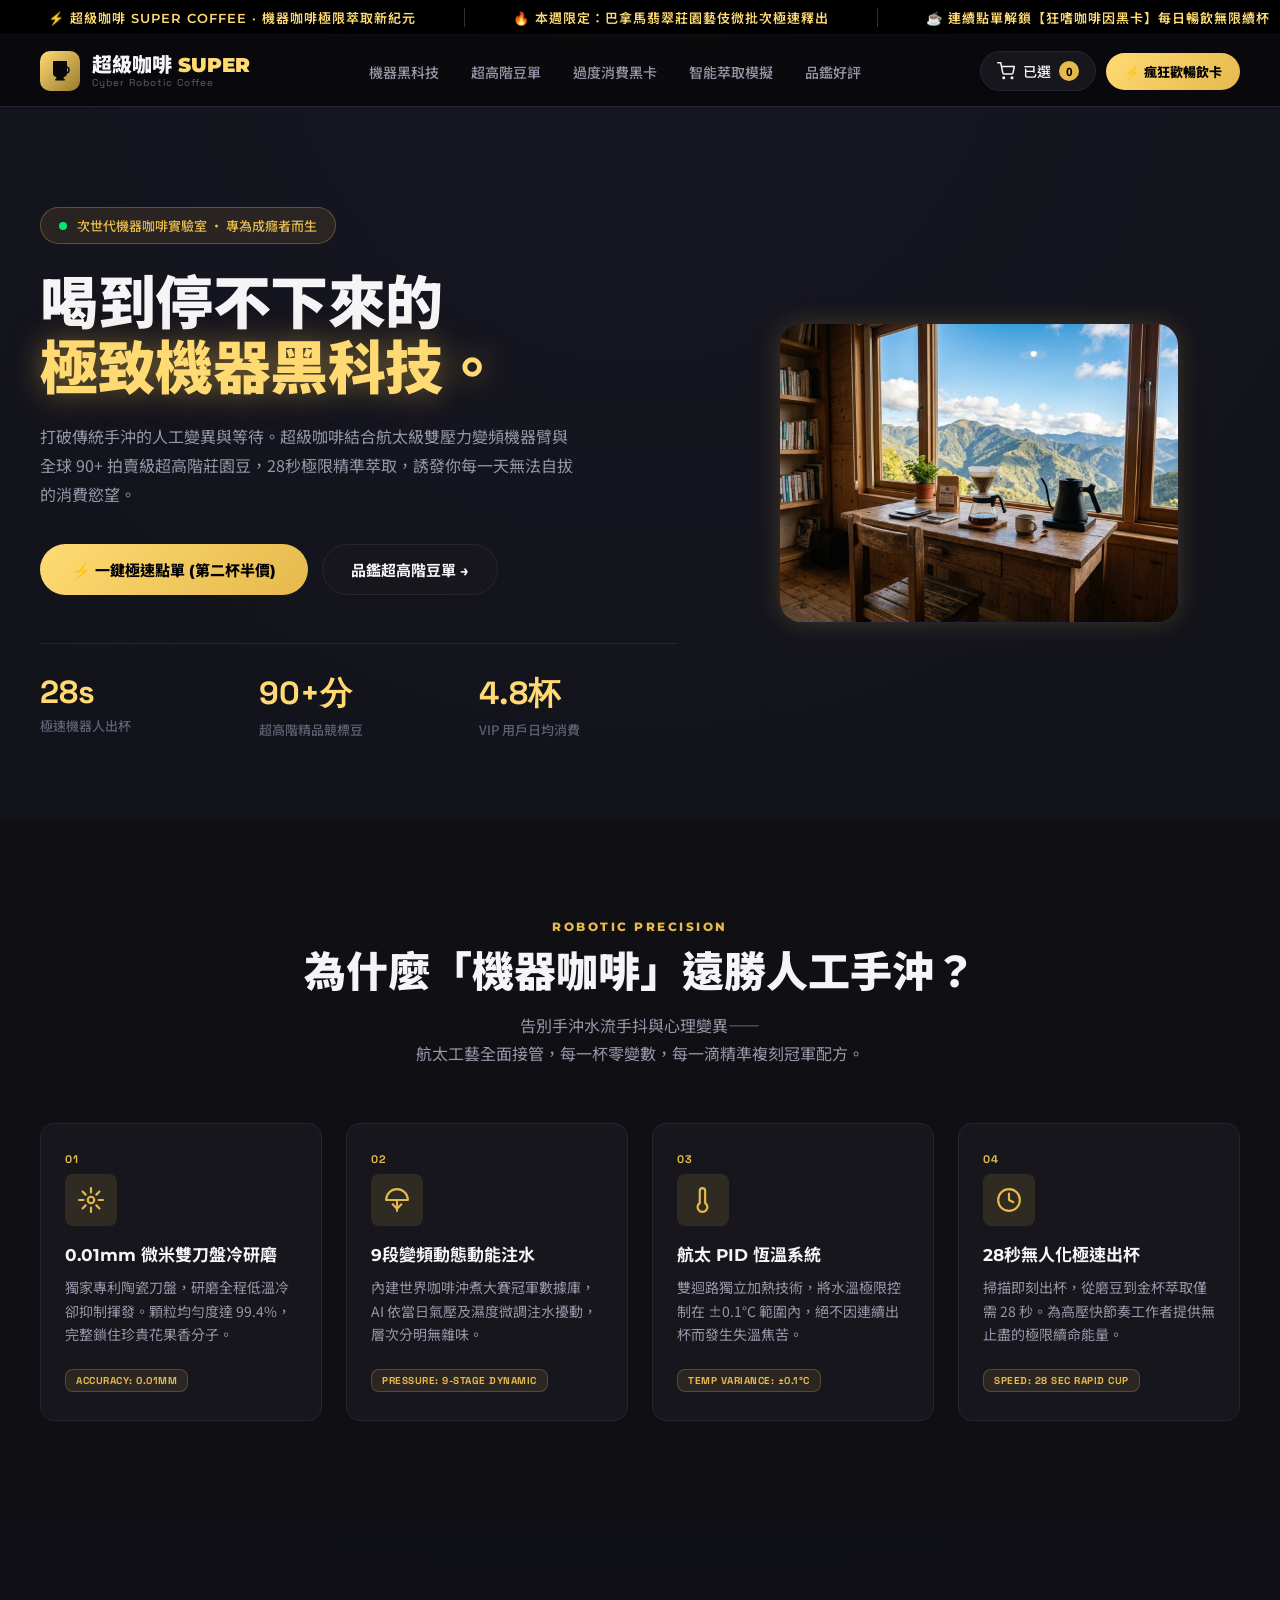
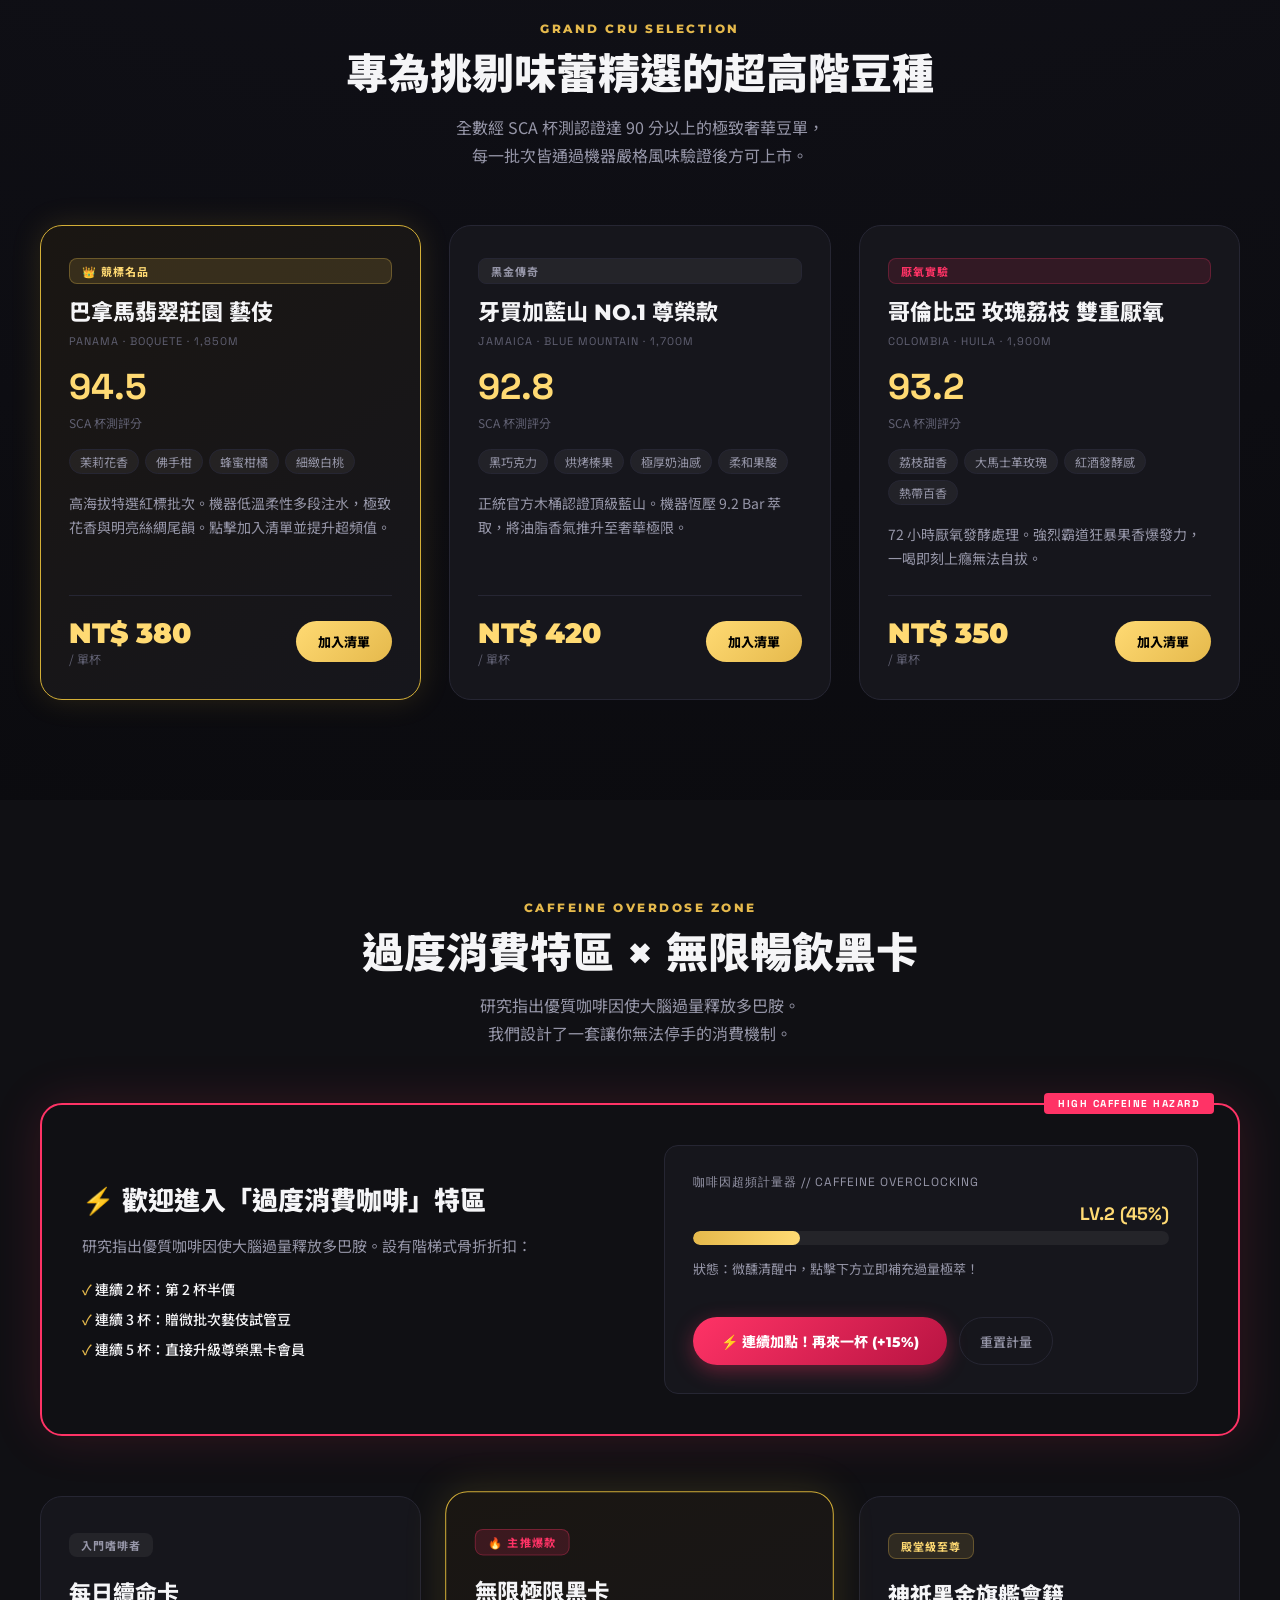
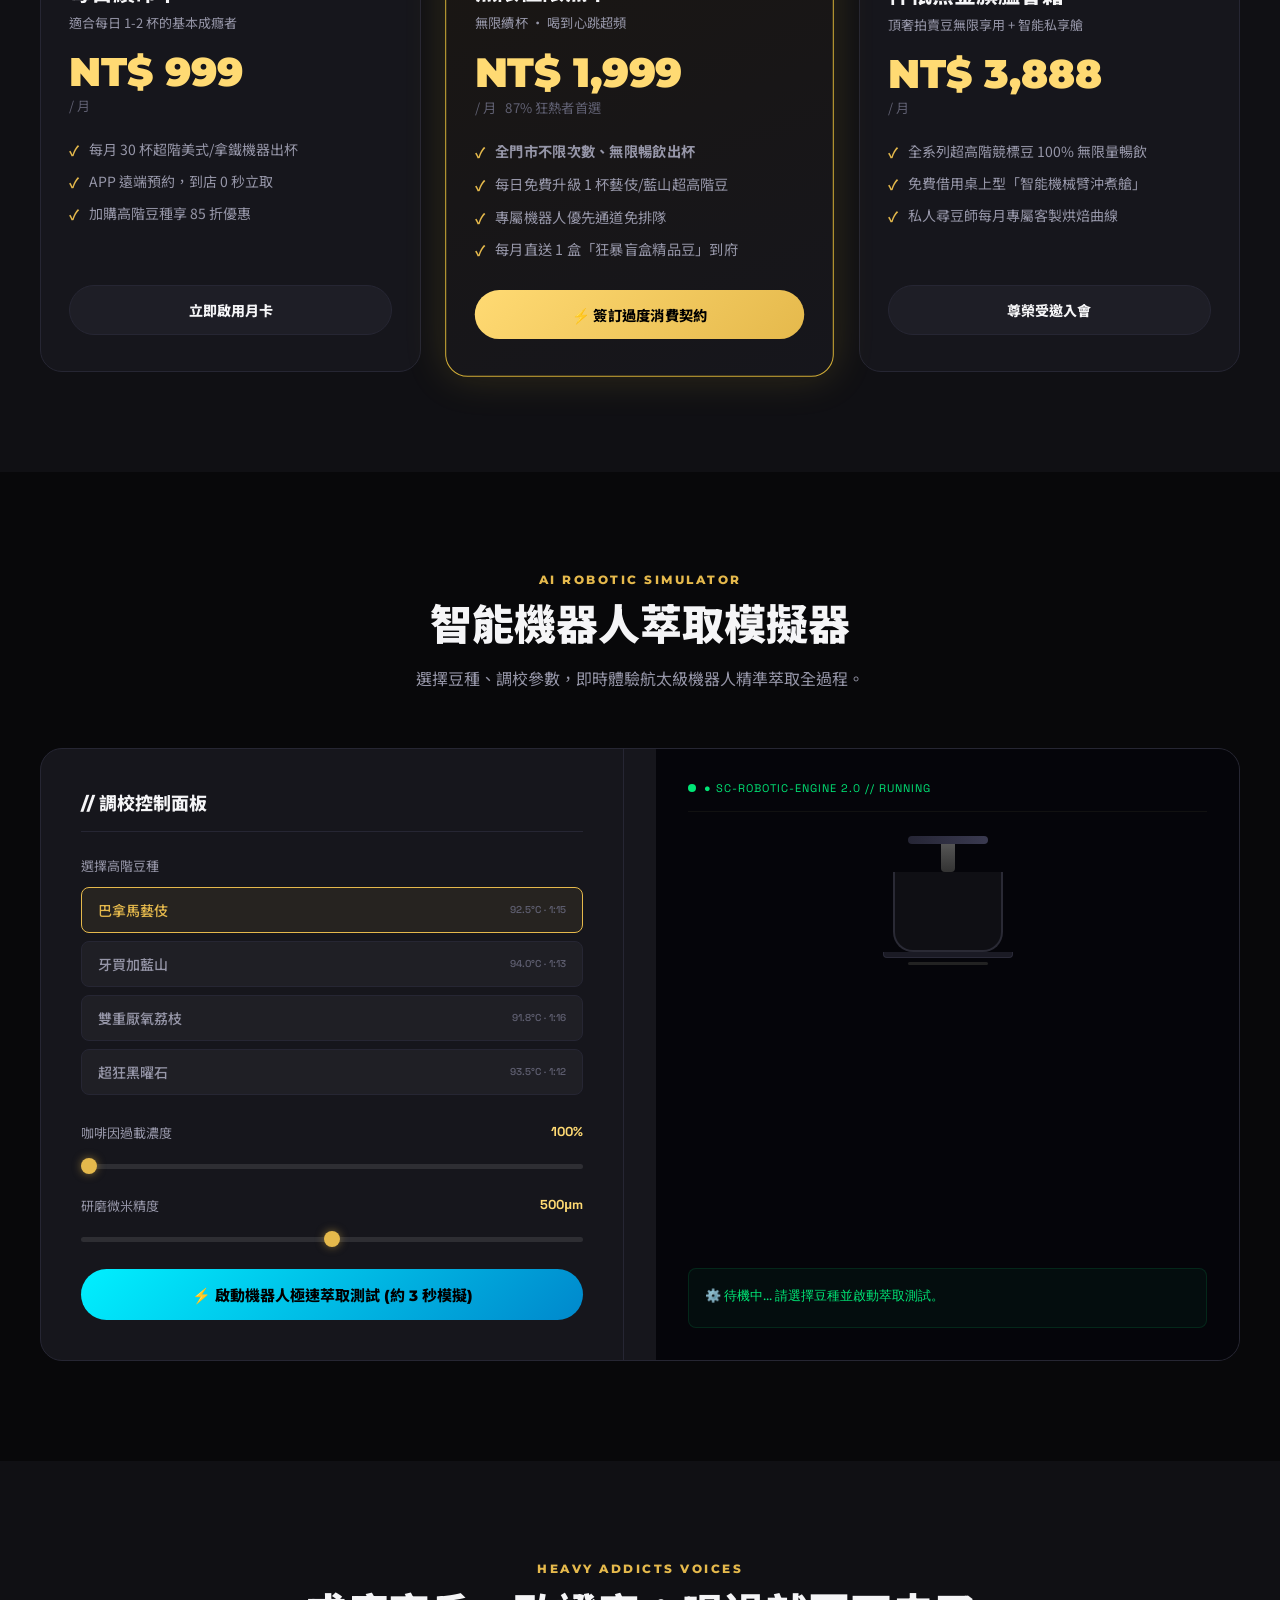
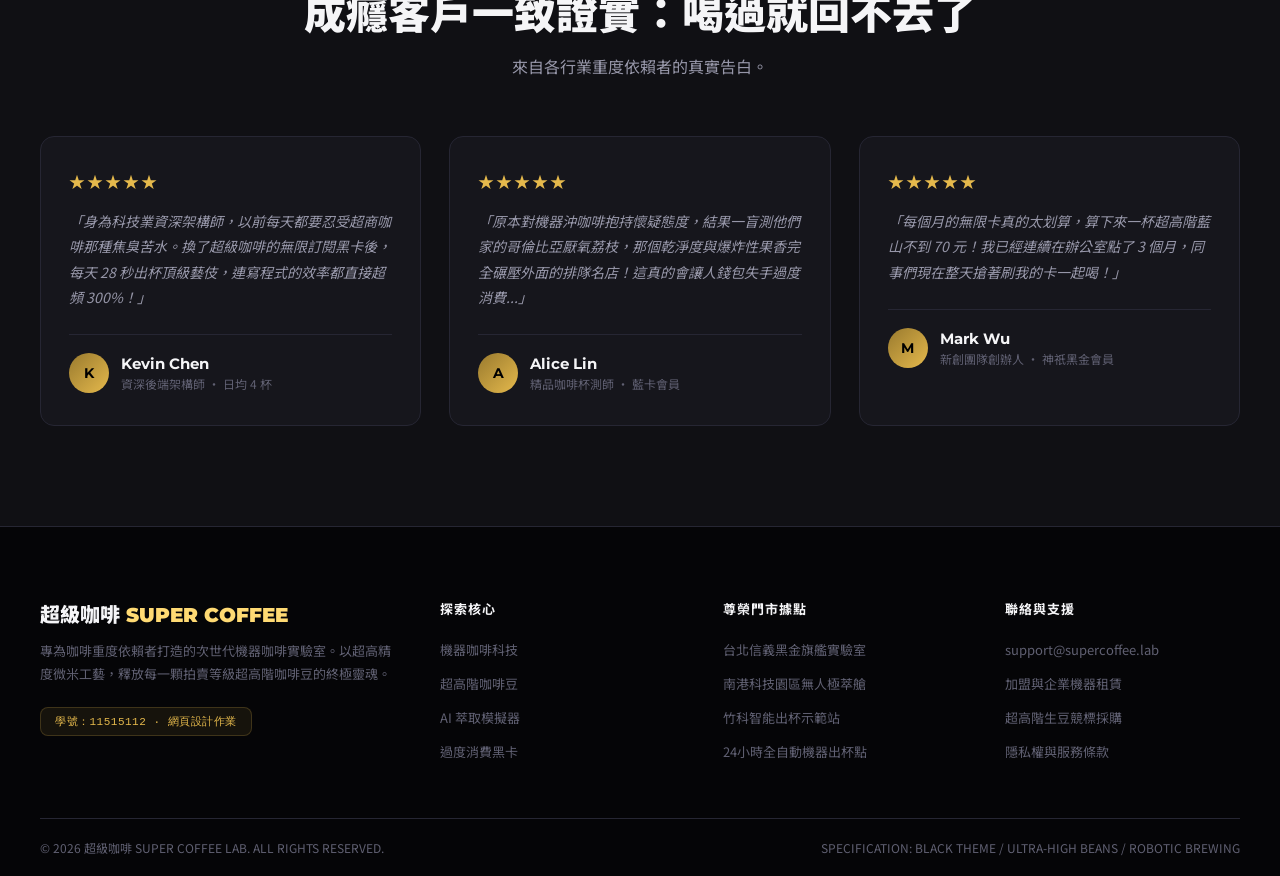
<file: onepage1/index.html>
<!DOCTYPE html>
<html lang="zh-Hant">
<head>
  <meta charset="UTF-8">
  <meta name="viewport" content="width=device-width, initial-scale=1.0">
  <title>超級咖啡 SUPER COFFEE ｜ 頂級機器咖啡 × 超高階豆種</title>
  <meta name="description" content="超級咖啡 SUPER COFFEE：專為重度咖啡愛好者打造的極致黑科技咖啡。航太級機器人極速精準萃取，嚴選超高階頂級豆種，讓您徹底沉溺於極限咖啡因狂潮。">
  <link rel="preconnect" href="https://fonts.googleapis.com">
  <link rel="preconnect" href="https://fonts.gstatic.com" crossorigin>
  <link href="https://fonts.googleapis.com/css2?family=Montserrat:ital,wght@0,300;0,500;0,700;0,900;1,900&family=Noto+Sans+TC:wght@300;400;500;700;900&family=Space+Grotesk:wght@500;700&display=swap" rel="stylesheet">
  <style>
    /* ================================
       0. CSS VARIABLES & RESET
    ================================ */
    :root {
      --bg-pitch:          #08080a;
      --bg-surface:        #101014;
      --bg-card:           #16161c;
      --bg-card-hover:     #1e1e26;
      --border-subtle:     #262633;
      --border-glow:       #d4af37;
      --accent-gold:       #e5b94c;
      --accent-gold-bright:#ffda73;
      --accent-gold-dim:   #997a2e;
      --accent-cyber-cyan: #00f0ff;
      --accent-red:        #ff3366;
      --text-main:         #f5f5f7;
      --text-muted:        #9696a8;
      --text-dim:          #606072;
      --radius-sm:         8px;
      --radius-md:         14px;
      --radius-lg:         22px;
      --shadow-glow:       0 0 25px rgba(229, 185, 76, 0.2);
      --shadow-neon:       0 0 35px rgba(0, 240, 255, 0.25);
      --font-heading:      'Montserrat', 'Noto Sans TC', sans-serif;
      --font-body:         'Noto Sans TC', sans-serif;
      --font-mono:         'Space Grotesk', monospace;
    }

    * { box-sizing: border-box; margin: 0; padding: 0; }

    html {
      scroll-behavior: smooth;
      background-color: var(--bg-pitch);
      color: var(--text-main);
    }

    /* Custom Scrollbar */
    ::-webkit-scrollbar { width: 8px; background: #09090b; }
    ::-webkit-scrollbar-thumb { background: #2b2b3a; border-radius: 4px; }
    ::-webkit-scrollbar-thumb:hover { background: var(--accent-gold); }

    body {
      font-family: var(--font-body);
      background: radial-gradient(circle at 50% 0%, #171722 0%, var(--bg-pitch) 55%);
      min-height: 100vh;
    }

    .container {
      width: min(1200px, calc(100% - 40px));
      margin: 0 auto;
    }

    /* ================================
       BUTTONS
    ================================ */
    .btn-primary {
      display: inline-flex;
      align-items: center;
      gap: 8px;
      background: linear-gradient(135deg, var(--accent-gold-bright) 0%, var(--accent-gold) 100%);
      color: #000;
      font-family: var(--font-heading);
      font-weight: 800;
      font-size: 15px;
      border: none;
      border-radius: 40px;
      padding: 15px 32px;
      cursor: pointer;
      transition: all 0.3s ease;
      text-decoration: none;
    }
    .btn-primary:hover {
      transform: translateY(-3px) scale(1.02);
      box-shadow: 0 12px 36px rgba(229, 185, 76, 0.55);
    }

    .btn-secondary {
      display: inline-flex;
      align-items: center;
      gap: 8px;
      background: var(--bg-card);
      color: var(--text-main);
      font-family: var(--font-heading);
      font-weight: 700;
      font-size: 15px;
      border: 1px solid var(--border-subtle);
      border-radius: 40px;
      padding: 14px 28px;
      cursor: pointer;
      transition: all 0.3s ease;
      text-decoration: none;
    }
    .btn-secondary:hover {
      background: #1e1e26;
      border-color: var(--accent-gold);
      color: #fff;
    }

    .btn-caffeine-surge, .btn-overdose-boost {
      display: inline-flex;
      align-items: center;
      gap: 8px;
      background: linear-gradient(135deg, #ff3366 0%, #b81442 100%);
      color: #fff;
      font-family: var(--font-heading);
      font-weight: 800;
      font-size: 14px;
      border: none;
      border-radius: 40px;
      padding: 14px 28px;
      cursor: pointer;
      transition: all 0.3s ease;
      box-shadow: 0 6px 20px rgba(255, 51, 102, 0.35);
    }
    .btn-caffeine-surge:hover, .btn-overdose-boost:hover {
      transform: translateY(-2px) scale(1.03);
      box-shadow: 0 12px 30px rgba(255, 51, 102, 0.55);
    }

    .btn-start-brew {
      display: inline-flex;
      align-items: center;
      gap: 8px;
      background: linear-gradient(135deg, #00f0ff 0%, #0088cc 100%);
      color: #000;
      font-family: var(--font-heading);
      font-weight: 800;
      font-size: 15px;
      border: none;
      border-radius: 40px;
      padding: 15px 32px;
      cursor: pointer;
      transition: all 0.3s ease;
      width: 100%;
      justify-content: center;
    }
    .btn-start-brew:hover {
      transform: translateY(-3px);
      box-shadow: var(--shadow-neon);
    }
    .btn-start-brew:disabled {
      opacity: 0.5;
      cursor: not-allowed;
      transform: none;
    }

    /* Eyebrow */
    .eyebrow {
      font-family: var(--font-heading);
      font-weight: 800;
      font-size: 12px;
      letter-spacing: 2.5px;
      text-transform: uppercase;
      color: var(--accent-gold);
      margin-bottom: 12px;
      display: block;
    }

    .section-title {
      font-family: var(--font-heading);
      font-weight: 900;
      font-size: clamp(28px, 3.8vw, 42px);
      line-height: 1.25;
      text-align: center;
      color: var(--text-main);
    }

    .section-subtitle {
      text-align: center;
      color: var(--text-muted);
      font-size: 16px;
      line-height: 1.75;
      margin-top: 12px;
    }

    .section-header {
      text-align: center;
      margin-bottom: 56px;
    }

    .glow-gold {
      color: var(--accent-gold-bright);
      text-shadow: 0 0 30px rgba(229, 185, 76, 0.5);
    }

    /* ================================
       1. TICKER BAR
    ================================ */
    .ticker-bar {
      background: #000;
      height: 35px;
      overflow: hidden;
      display: flex;
      align-items: center;
      border-bottom: 1px solid #111;
    }

    .ticker-content {
      display: flex;
      white-space: nowrap;
      animation: tickerRun 32s linear infinite;
      color: var(--accent-gold-bright);
      font-family: var(--font-heading);
      font-weight: 600;
      font-size: 13px;
      letter-spacing: 1px;
      gap: 0;
    }

    .ticker-item {
      padding: 0 48px;
      border-right: 1px solid #333;
    }

    @keyframes tickerRun {
      0%   { transform: translateX(0); }
      100% { transform: translateX(-50%); }
    }

    /* ================================
       2. STICKY HEADER
    ================================ */
    header {
      position: sticky;
      top: 0;
      z-index: 1000;
      background: rgba(8, 8, 10, 0.82);
      backdrop-filter: blur(16px);
      -webkit-backdrop-filter: blur(16px);
      border-bottom: 1px solid var(--border-subtle);
      height: 72px;
    }

    .nav-inner {
      display: flex;
      align-items: center;
      justify-content: space-between;
      height: 72px;
      gap: 20px;
    }

    /* Logo */
    .logo {
      display: flex;
      align-items: center;
      gap: 12px;
      text-decoration: none;
      flex-shrink: 0;
    }

    .logo-icon {
      width: 40px;
      height: 40px;
      border-radius: 10px;
      background: linear-gradient(135deg, var(--accent-gold-bright), var(--accent-gold-dim));
      display: flex;
      align-items: center;
      justify-content: center;
      flex-shrink: 0;
    }

    .logo-text .brand-main {
      font-family: var(--font-heading);
      font-weight: 900;
      font-size: 20px;
      color: var(--text-main);
      line-height: 1.1;
    }

    .logo-text .brand-main span {
      color: var(--accent-gold-bright);
    }

    .logo-text .brand-sub {
      font-family: var(--font-mono);
      font-size: 10px;
      color: var(--text-dim);
      letter-spacing: 1px;
    }

    /* Desktop Nav */
    .desktop-nav {
      display: flex;
      align-items: center;
      gap: 8px;
      list-style: none;
    }

    .desktop-nav a {
      color: var(--text-muted);
      text-decoration: none;
      font-family: var(--font-body);
      font-weight: 500;
      font-size: 14px;
      padding: 6px 12px;
      border-radius: 8px;
      transition: all 0.2s;
    }

    .desktop-nav a:hover {
      color: var(--text-main);
      background: rgba(255,255,255,0.06);
    }

    /* Nav Actions */
    .nav-actions {
      display: flex;
      align-items: center;
      gap: 10px;
      flex-shrink: 0;
    }

    .cart-trigger-btn {
      display: flex;
      align-items: center;
      gap: 8px;
      background: var(--bg-card);
      border: 1px solid var(--border-subtle);
      color: var(--text-main);
      font-family: var(--font-body);
      font-weight: 500;
      font-size: 14px;
      padding: 9px 16px;
      border-radius: 40px;
      cursor: pointer;
      transition: all 0.2s;
    }

    .cart-trigger-btn:hover {
      border-color: var(--accent-gold);
      color: var(--accent-gold);
    }

    .cart-badge {
      background: var(--accent-gold);
      color: #000;
      font-weight: 800;
      font-size: 11px;
      border-radius: 50%;
      width: 20px;
      height: 20px;
      display: inline-flex;
      align-items: center;
      justify-content: center;
    }

    .vip-button {
      background: linear-gradient(135deg, var(--accent-gold-bright), var(--accent-gold));
      color: #000;
      font-family: var(--font-heading);
      font-weight: 800;
      font-size: 13px;
      border: none;
      border-radius: 40px;
      padding: 9px 18px;
      cursor: pointer;
      transition: all 0.3s;
    }

    .vip-button:hover {
      transform: translateY(-2px);
      box-shadow: var(--shadow-glow);
    }

    /* ================================
       3. HERO SECTION
    ================================ */
    .hero-section {
      padding: 100px 0 80px;
      position: relative;
      overflow: hidden;
    }

    .hero-grid {
      display: grid;
      grid-template-columns: 1.1fr 0.9fr;
      gap: 40px;
      align-items: center;
    }

    .hero-tag {
      display: inline-flex;
      align-items: center;
      gap: 10px;
      background: rgba(229, 185, 76, 0.1);
      border: 1px solid rgba(229, 185, 76, 0.3);
      border-radius: 40px;
      padding: 8px 18px;
      font-family: var(--font-body);
      font-size: 13px;
      font-weight: 500;
      color: var(--accent-gold);
      margin-bottom: 28px;
    }

    .pulse-dot {
      width: 8px;
      height: 8px;
      background: #00e676;
      border-radius: 50%;
      animation: pulseDot 1.5s ease-in-out infinite;
      flex-shrink: 0;
    }

    @keyframes pulseDot {
      0%, 100% { box-shadow: 0 0 0 0 rgba(0, 230, 118, 0.6); }
      50%       { box-shadow: 0 0 0 6px rgba(0, 230, 118, 0); }
    }

    .hero-h1 {
      font-family: var(--font-heading);
      font-weight: 900;
      font-size: clamp(38px, 5.2vw, 58px);
      line-height: 1.12;
      letter-spacing: -0.5px;
      color: var(--text-main);
      margin-bottom: 20px;
    }

    .hero-lead {
      color: var(--text-muted);
      font-size: 16px;
      line-height: 1.8;
      margin-bottom: 36px;
      max-width: 540px;
    }

    .hero-cta-group {
      display: flex;
      gap: 14px;
      flex-wrap: wrap;
      margin-bottom: 48px;
    }

    /* Hero Stats */
    .hero-stats {
      display: grid;
      grid-template-columns: repeat(3, 1fr);
      gap: 20px;
      border-top: 1px solid var(--border-subtle);
      padding-top: 28px;
    }

    .stat-item {
      display: flex;
      flex-direction: column;
      gap: 4px;
    }

    .stat-value {
      font-family: var(--font-mono);
      font-weight: 700;
      font-size: 32px;
      color: var(--accent-gold-bright);
    }

    .stat-label {
      font-size: 13px;
      color: var(--text-dim);
      font-weight: 500;
    }

    /* Hero Right */
    .hero-right {
      display: flex;
      justify-content: center;
      align-items: center;
    }

    .hero-right img {
      width: 400px;
      height: 300px;
      object-fit: cover;
      border-radius: var(--radius-lg);
      border: 1px solid var(--border-subtle);
      box-shadow: var(--shadow-glow);
    }

    /* ================================
       4. MACHINE TECH SECTION
    ================================ */
    .machine-tech-section {
      padding: 100px 0;
      background: var(--bg-surface);
    }

    .tech-grid {
      display: grid;
      grid-template-columns: repeat(4, 1fr);
      gap: 24px;
    }

    .tech-card {
      background: var(--bg-card);
      border: 1px solid var(--border-subtle);
      border-radius: var(--radius-md);
      padding: 28px 24px;
      transition: all 0.3s ease;
      cursor: default;
    }

    .tech-card:hover {
      transform: translateY(-6px);
      border-color: var(--accent-gold);
      box-shadow: var(--shadow-glow);
    }

    .tech-card:hover .tech-icon-wrap {
      background: var(--accent-gold);
    }

    .tech-icon-wrap {
      width: 52px;
      height: 52px;
      border-radius: var(--radius-sm);
      background: rgba(229, 185, 76, 0.12);
      display: flex;
      align-items: center;
      justify-content: center;
      margin-bottom: 18px;
      transition: background 0.3s;
    }

    .tech-num {
      font-family: var(--font-mono);
      font-size: 11px;
      font-weight: 700;
      color: var(--accent-gold);
      letter-spacing: 1px;
      margin-bottom: 8px;
    }

    .tech-card h3 {
      font-family: var(--font-heading);
      font-weight: 700;
      font-size: 17px;
      color: var(--text-main);
      margin-bottom: 10px;
      line-height: 1.3;
    }

    .tech-card p {
      font-size: 14px;
      color: var(--text-muted);
      line-height: 1.7;
      margin-bottom: 18px;
    }

    .tech-spec-tag {
      display: inline-block;
      font-family: var(--font-mono);
      font-size: 10px;
      font-weight: 700;
      color: var(--accent-gold);
      background: rgba(229, 185, 76, 0.1);
      border: 1px solid rgba(229, 185, 76, 0.25);
      border-radius: var(--radius-sm);
      padding: 4px 10px;
      letter-spacing: 0.5px;
    }

    /* ================================
       5. BEANS SECTION
    ================================ */
    .beans-section {
      padding: 100px 0;
    }

    .beans-grid {
      display: grid;
      grid-template-columns: repeat(3, 1fr);
      gap: 28px;
    }

    .bean-card {
      background: var(--bg-card);
      border: 1px solid var(--border-subtle);
      border-radius: var(--radius-lg);
      padding: 32px 28px;
      transition: all 0.35s ease;
      display: flex;
      flex-direction: column;
    }

    .bean-card:hover {
      transform: translateY(-5px);
      box-shadow: var(--shadow-glow);
    }

    .bean-card.featured {
      border-color: var(--border-glow);
      background: linear-gradient(145deg, #1a1612, var(--bg-card));
      box-shadow: 0 0 30px rgba(212, 175, 55, 0.15);
    }

    .bean-badge {
      display: inline-block;
      font-family: var(--font-heading);
      font-weight: 700;
      font-size: 11px;
      letter-spacing: 1px;
      border-radius: var(--radius-sm);
      padding: 4px 12px;
      margin-bottom: 16px;
    }

    .bean-badge.gold {
      background: rgba(229, 185, 76, 0.15);
      color: var(--accent-gold-bright);
      border: 1px solid rgba(229, 185, 76, 0.3);
    }

    .bean-badge.dark {
      background: rgba(255, 255, 255, 0.06);
      color: var(--text-muted);
      border: 1px solid var(--border-subtle);
    }

    .bean-badge.red {
      background: rgba(255, 51, 102, 0.12);
      color: var(--accent-red);
      border: 1px solid rgba(255, 51, 102, 0.25);
    }

    .bean-card h3 {
      font-family: var(--font-heading);
      font-weight: 800;
      font-size: 22px;
      color: var(--text-main);
      margin-bottom: 8px;
      line-height: 1.2;
    }

    .bean-origin {
      font-family: var(--font-mono);
      font-size: 11px;
      color: var(--text-dim);
      letter-spacing: 1px;
      margin-bottom: 16px;
    }

    .bean-score {
      font-family: var(--font-mono);
      font-weight: 700;
      font-size: 36px;
      color: var(--accent-gold-bright);
      margin-bottom: 4px;
    }

    .bean-score-label {
      font-size: 12px;
      color: var(--text-dim);
      margin-bottom: 18px;
    }

    .bean-flavors {
      display: flex;
      flex-wrap: wrap;
      gap: 6px;
      margin-bottom: 18px;
    }

    .flavor-tag {
      background: rgba(255,255,255,0.05);
      border: 1px solid var(--border-subtle);
      border-radius: 20px;
      font-size: 12px;
      color: var(--text-muted);
      padding: 3px 10px;
    }

    .bean-desc {
      font-size: 14px;
      color: var(--text-muted);
      line-height: 1.7;
      margin-bottom: 24px;
      flex: 1;
    }

    .bean-footer {
      display: flex;
      align-items: center;
      justify-content: space-between;
      border-top: 1px solid var(--border-subtle);
      padding-top: 20px;
      margin-top: auto;
    }

    .bean-price {
      font-family: var(--font-heading);
      font-weight: 900;
      font-size: 28px;
      color: var(--accent-gold-bright);
    }

    .bean-price-unit {
      font-size: 12px;
      color: var(--text-dim);
      font-weight: 400;
      display: block;
    }

    /* ================================
       6. OVERDOSE SECTION
    ================================ */
    .overdose-section {
      padding: 100px 0;
      background: var(--bg-surface);
    }

    .overdose-hero-box {
      border: 2px solid var(--accent-red);
      border-radius: var(--radius-lg);
      padding: 40px;
      box-shadow: 0 0 50px rgba(255, 51, 102, 0.15);
      margin-bottom: 60px;
      display: grid;
      grid-template-columns: 1fr 1fr;
      gap: 48px;
      align-items: center;
      position: relative;
    }

    .overdose-hazard-badge {
      position: absolute;
      top: -12px;
      right: 24px;
      background: var(--accent-red);
      color: #fff;
      font-family: var(--font-mono);
      font-weight: 700;
      font-size: 10px;
      letter-spacing: 1.5px;
      padding: 4px 14px;
      border-radius: 4px;
    }

    .overdose-left h3 {
      font-family: var(--font-heading);
      font-weight: 900;
      font-size: 26px;
      color: var(--text-main);
      margin-bottom: 16px;
    }

    .overdose-left p {
      font-size: 15px;
      color: var(--text-muted);
      line-height: 1.75;
      margin-bottom: 20px;
    }

    .overdose-perks {
      list-style: none;
      display: flex;
      flex-direction: column;
      gap: 10px;
    }

    .overdose-perks li {
      font-size: 14px;
      color: var(--text-main);
      font-weight: 500;
    }

    .overdose-perks li span {
      color: var(--accent-gold);
    }

    /* Meter */
    .meter-container {
      background: var(--bg-card);
      border: 1px solid var(--border-subtle);
      border-radius: var(--radius-md);
      padding: 28px;
    }

    .meter-header {
      display: flex;
      justify-content: space-between;
      align-items: center;
      margin-bottom: 10px;
    }

    .meter-label {
      font-family: var(--font-mono);
      font-size: 12px;
      color: var(--text-muted);
      letter-spacing: 1px;
    }

    #overdoseLevelText {
      font-family: var(--font-mono);
      font-weight: 700;
      font-size: 18px;
      color: var(--accent-gold-bright);
    }

    .progress-bar-track {
      height: 14px;
      background: rgba(255,255,255,0.06);
      border-radius: 99px;
      overflow: hidden;
      margin-bottom: 14px;
    }

    #overdoseBar {
      height: 100%;
      width: 22.5%; /* 45/200 * 100% */
      background: linear-gradient(90deg, var(--accent-gold), var(--accent-gold-bright));
      border-radius: 99px;
      transition: width 0.6s ease, background 0.6s ease;
    }

    #meterMsg {
      font-size: 13px;
      color: var(--text-muted);
      line-height: 1.6;
      margin-bottom: 20px;
      min-height: 38px;
    }

    .meter-buttons {
      display: flex;
      gap: 12px;
      flex-wrap: wrap;
    }

    .btn-reset {
      background: transparent;
      border: 1px solid var(--border-subtle);
      color: var(--text-muted);
      font-family: var(--font-body);
      font-weight: 500;
      font-size: 13px;
      border-radius: 40px;
      padding: 10px 20px;
      cursor: pointer;
      transition: all 0.2s;
    }
    .btn-reset:hover {
      border-color: var(--text-muted);
      color: var(--text-main);
    }

    /* Pricing Grid */
    .pricing-grid {
      display: grid;
      grid-template-columns: repeat(3, 1fr);
      gap: 28px;
    }

    .price-card {
      background: var(--bg-card);
      border: 1px solid var(--border-subtle);
      border-radius: var(--radius-lg);
      padding: 36px 28px;
      display: flex;
      flex-direction: column;
      transition: all 0.3s ease;
    }

    .price-card:hover {
      transform: translateY(-4px);
      box-shadow: var(--shadow-glow);
    }

    .price-card.featured {
      border-color: var(--border-glow);
      background: linear-gradient(160deg, #1a1612, var(--bg-card));
      box-shadow: 0 0 40px rgba(212, 175, 55, 0.18);
      transform: scale(1.02);
    }

    .price-card.featured:hover {
      transform: scale(1.02) translateY(-4px);
    }

    .price-badge {
      display: inline-block;
      font-family: var(--font-heading);
      font-size: 11px;
      font-weight: 700;
      letter-spacing: 1px;
      border-radius: var(--radius-sm);
      padding: 4px 12px;
      margin-bottom: 18px;
      align-self: flex-start;
    }

    .price-badge.normal { background: rgba(255,255,255,0.06); color: var(--text-muted); }
    .price-badge.hot { background: rgba(255, 51, 102, 0.15); color: var(--accent-red); border: 1px solid rgba(255,51,102,0.3); }
    .price-badge.vip { background: rgba(229,185,76,0.12); color: var(--accent-gold-bright); border: 1px solid rgba(229,185,76,0.3); }

    .price-card h3 {
      font-family: var(--font-heading);
      font-weight: 800;
      font-size: 22px;
      color: var(--text-main);
      margin-bottom: 6px;
    }

    .price-target {
      font-size: 13px;
      color: var(--text-muted);
      margin-bottom: 20px;
    }

    .price-amount {
      font-family: var(--font-heading);
      font-weight: 900;
      font-size: 40px;
      color: var(--accent-gold-bright);
      line-height: 1;
      margin-bottom: 4px;
    }

    .price-per {
      font-size: 13px;
      color: var(--text-dim);
      margin-bottom: 24px;
    }

    .price-perks {
      list-style: none;
      display: flex;
      flex-direction: column;
      gap: 10px;
      margin-bottom: 28px;
      flex: 1;
    }

    .price-perks li {
      display: flex;
      align-items: flex-start;
      gap: 10px;
      font-size: 14px;
      color: var(--text-muted);
      line-height: 1.5;
    }

    .price-perks li::before {
      content: '✓';
      color: var(--accent-gold);
      font-weight: 700;
      flex-shrink: 0;
      margin-top: 1px;
    }

    .btn-subscribe {
      display: flex;
      justify-content: center;
      align-items: center;
      background: linear-gradient(135deg, var(--accent-gold-bright), var(--accent-gold));
      color: #000;
      font-family: var(--font-heading);
      font-weight: 800;
      font-size: 14px;
      border: none;
      border-radius: 40px;
      padding: 14px 24px;
      cursor: pointer;
      transition: all 0.3s;
      width: 100%;
    }

    .btn-subscribe:hover {
      transform: translateY(-2px);
      box-shadow: var(--shadow-glow);
    }

    .btn-subscribe.secondary-sub {
      background: var(--bg-card-hover);
      color: var(--text-main);
      border: 1px solid var(--border-subtle);
    }

    .btn-subscribe.secondary-sub:hover {
      border-color: var(--accent-gold);
      color: var(--accent-gold);
    }

    /* ================================
       7. SIMULATOR SECTION
    ================================ */
    .simulator-section {
      padding: 100px 0;
    }

    .simulator-box {
      display: grid;
      grid-template-columns: 1fr 1fr;
      gap: 32px;
      background: var(--bg-card);
      border: 1px solid var(--border-subtle);
      border-radius: var(--radius-lg);
      overflow: hidden;
    }

    /* Controls */
    .simulator-controls {
      padding: 40px;
      border-right: 1px solid var(--border-subtle);
    }

    .sim-section-title {
      font-family: var(--font-heading);
      font-weight: 800;
      font-size: 18px;
      color: var(--text-main);
      margin-bottom: 24px;
      padding-bottom: 16px;
      border-bottom: 1px solid var(--border-subtle);
    }

    /* Bean Pills */
    #simBeanSelect {
      display: flex;
      flex-direction: column;
      gap: 8px;
      margin-bottom: 28px;
    }

    .bean-pill-btn {
      display: flex;
      justify-content: space-between;
      align-items: center;
      background: rgba(255,255,255,0.04);
      border: 1px solid var(--border-subtle);
      border-radius: var(--radius-sm);
      color: var(--text-muted);
      font-family: var(--font-body);
      font-weight: 500;
      font-size: 14px;
      padding: 12px 16px;
      cursor: pointer;
      transition: all 0.2s;
      text-align: left;
    }

    .bean-pill-btn.active {
      border-color: var(--accent-gold);
      color: var(--accent-gold);
      background: rgba(229, 185, 76, 0.08);
    }

    .bean-pill-btn:hover:not(.active) {
      border-color: #444;
      color: var(--text-main);
    }

    .bean-pill-meta {
      font-family: var(--font-mono);
      font-size: 10px;
      color: var(--text-dim);
    }

    /* Range Controls */
    .sim-control {
      margin-bottom: 22px;
    }

    .sim-control-label {
      display: flex;
      justify-content: space-between;
      font-size: 13px;
      color: var(--text-muted);
      margin-bottom: 8px;
    }

    .sim-val {
      font-family: var(--font-mono);
      color: var(--accent-gold-bright);
      font-weight: 700;
    }

    input[type="range"] {
      -webkit-appearance: none;
      width: 100%;
      height: 5px;
      border-radius: 99px;
      background: rgba(255,255,255,0.1);
      outline: none;
    }

    input[type="range"]::-webkit-slider-thumb {
      -webkit-appearance: none;
      width: 16px;
      height: 16px;
      border-radius: 50%;
      background: var(--accent-gold);
      cursor: pointer;
      box-shadow: 0 0 8px rgba(229,185,76,0.5);
    }

    /* Sim Screen */
    .sim-screen {
      padding: 32px;
      background: #05050a;
      display: flex;
      flex-direction: column;
    }

    .sim-status-bar {
      display: flex;
      align-items: center;
      gap: 8px;
      margin-bottom: 24px;
      padding-bottom: 16px;
      border-bottom: 1px solid #111;
    }

    .status-dot {
      width: 8px;
      height: 8px;
      border-radius: 50%;
      background: #00e676;
      animation: pulseDot 1.5s ease-in-out infinite;
      flex-shrink: 0;
    }

    .status-text {
      font-family: var(--font-mono);
      font-size: 11px;
      color: #00e676;
      letter-spacing: 1px;
    }

    /* Robotic Arm Visual */
    .robotic-arm-anim {
      display: flex;
      flex-direction: column;
      align-items: center;
      gap: 0;
      margin-bottom: 24px;
      flex: 1;
      min-height: 240px;
      position: relative;
    }

    /* Arm body */
    .arm-body {
      width: 60px;
      height: 10px;
      background: linear-gradient(90deg, #333, #555);
      border-radius: 5px;
      position: relative;
      margin-bottom: 0;
    }

    .arm-nozzle {
      width: 14px;
      height: 28px;
      background: linear-gradient(180deg, #555, #333);
      border-radius: 0 0 4px 4px;
      margin: 0 auto;
    }

    /* Drip stream */
    .stream-drip {
      width: 4px;
      height: 0;
      background: linear-gradient(180deg, var(--accent-cyber-cyan), rgba(0,240,255,0.3));
      border-radius: 2px;
      margin: 0 auto;
      transition: height 0.5s ease;
      opacity: 0;
    }

    .stream-drip.pouring {
      height: 80px;
      opacity: 1;
      animation: dripPulse 0.4s ease-in-out infinite alternate;
    }

    @keyframes dripPulse {
      0%   { opacity: 0.7; width: 3px; }
      100% { opacity: 1; width: 5px; }
    }

    /* Brew Cup */
    .brew-liquid-cup {
      width: 110px;
      height: 80px;
      background: rgba(255,255,255,0.04);
      border: 2px solid #2a2a35;
      border-top: none;
      border-radius: 0 0 20px 20px;
      overflow: hidden;
      position: relative;
      margin: 0 auto;
    }

    .liquid-fill {
      position: absolute;
      bottom: 0;
      left: 0;
      width: 100%;
      height: 0%;
      background: linear-gradient(180deg, #a0622a, #3d1f0a);
      transition: height 1.5s ease;
      border-radius: 0 0 18px 18px;
    }

    /* Sim Readout */
    #simReadout {
      font-family: var(--font-mono);
      font-size: 13px;
      color: #00e676;
      line-height: 1.7;
      min-height: 60px;
      padding: 16px;
      background: rgba(0, 230, 118, 0.04);
      border: 1px solid rgba(0, 230, 118, 0.12);
      border-radius: var(--radius-sm);
      word-break: break-all;
    }

    /* ================================
       8. REVIEWS SECTION
    ================================ */
    .reviews-section {
      padding: 100px 0;
      background: var(--bg-surface);
    }

    .reviews-grid {
      display: grid;
      grid-template-columns: repeat(3, 1fr);
      gap: 28px;
    }

    .review-card {
      background: var(--bg-card);
      border: 1px solid var(--border-subtle);
      border-radius: var(--radius-md);
      padding: 32px 28px;
      transition: all 0.3s;
    }

    .review-card:hover {
      border-color: rgba(229,185,76,0.3);
      box-shadow: var(--shadow-glow);
    }

    .review-stars {
      color: var(--accent-gold);
      font-size: 16px;
      letter-spacing: 2px;
      margin-bottom: 16px;
    }

    .review-text {
      font-size: 14px;
      color: var(--text-muted);
      line-height: 1.8;
      margin-bottom: 24px;
      font-style: italic;
    }

    .reviewer-info {
      display: flex;
      align-items: center;
      gap: 12px;
      border-top: 1px solid var(--border-subtle);
      padding-top: 18px;
    }

    .reviewer-avatar {
      width: 40px;
      height: 40px;
      border-radius: 50%;
      background: linear-gradient(135deg, var(--accent-gold-dim), var(--accent-gold));
      display: flex;
      align-items: center;
      justify-content: center;
      font-family: var(--font-heading);
      font-weight: 700;
      font-size: 14px;
      color: #000;
      flex-shrink: 0;
    }

    .reviewer-name {
      font-family: var(--font-heading);
      font-weight: 700;
      font-size: 15px;
      color: var(--text-main);
    }

    .reviewer-role {
      font-size: 12px;
      color: var(--text-dim);
      margin-top: 2px;
    }

    /* ================================
       9. CART DRAWER
    ================================ */
    .cart-drawer-overlay {
      position: fixed;
      inset: 0;
      background: rgba(0, 0, 0, 0.75);
      backdrop-filter: blur(8px);
      z-index: 2000;
      opacity: 0;
      pointer-events: none;
      transition: opacity 0.35s ease;
    }

    .cart-drawer-overlay.open {
      opacity: 1;
      pointer-events: all;
    }

    .cart-drawer {
      position: fixed;
      top: 0;
      right: 0;
      width: min(440px, 100%);
      height: 100vh;
      background: var(--bg-card);
      border-left: 1px solid var(--border-subtle);
      z-index: 2100;
      transform: translateX(100%);
      transition: transform 0.4s cubic-bezier(0.4, 0, 0.2, 1);
      display: flex;
      flex-direction: column;
      overflow: hidden;
    }

    .cart-drawer.open {
      transform: translateX(0);
    }

    .cart-header {
      display: flex;
      justify-content: space-between;
      align-items: center;
      padding: 24px 28px;
      border-bottom: 1px solid var(--border-subtle);
    }

    .cart-header h2 {
      font-family: var(--font-heading);
      font-weight: 800;
      font-size: 20px;
      color: var(--text-main);
    }

    .cart-close-btn {
      background: var(--bg-surface);
      border: 1px solid var(--border-subtle);
      color: var(--text-muted);
      width: 36px;
      height: 36px;
      border-radius: 50%;
      cursor: pointer;
      font-size: 18px;
      display: flex;
      align-items: center;
      justify-content: center;
      transition: all 0.2s;
    }

    .cart-close-btn:hover {
      border-color: var(--accent-red);
      color: var(--accent-red);
    }

    .cart-overdose-perk {
      margin: 14px 20px;
      padding: 12px 16px;
      border: 1px dashed var(--accent-gold);
      border-radius: var(--radius-sm);
      font-size: 12px;
      color: var(--accent-gold);
      font-weight: 600;
      background: rgba(229,185,76,0.05);
    }

    .cart-body {
      flex: 1;
      overflow-y: auto;
      padding: 8px 20px;
    }

    .cart-empty-msg {
      text-align: center;
      color: var(--text-dim);
      font-size: 14px;
      padding: 40px 0;
    }

    .cart-item {
      display: flex;
      align-items: center;
      gap: 12px;
      padding: 14px 0;
      border-bottom: 1px solid rgba(255,255,255,0.04);
    }

    .cart-item-info {
      flex: 1;
    }

    .cart-item-title {
      font-size: 14px;
      font-weight: 600;
      color: var(--text-main);
      margin-bottom: 4px;
    }

    .cart-item-price {
      font-family: var(--font-mono);
      font-size: 13px;
      color: var(--accent-gold);
    }

    .qty-controls {
      display: flex;
      align-items: center;
      gap: 0;
      border: 1px solid var(--border-subtle);
      border-radius: var(--radius-sm);
      overflow: hidden;
    }

    .qty-btn {
      width: 30px;
      height: 30px;
      background: transparent;
      border: none;
      color: var(--text-main);
      font-size: 16px;
      cursor: pointer;
      transition: background 0.2s;
      display: flex;
      align-items: center;
      justify-content: center;
    }

    .qty-btn:hover { background: rgba(255,255,255,0.08); }

    .qty-num {
      min-width: 32px;
      text-align: center;
      font-family: var(--font-mono);
      font-size: 14px;
      font-weight: 700;
      color: var(--text-main);
    }

    .cart-footer {
      padding: 20px 24px;
      border-top: 1px solid var(--border-subtle);
      background: var(--bg-surface);
    }

    .cart-total-row {
      display: flex;
      justify-content: space-between;
      align-items: center;
      margin-bottom: 16px;
    }

    .cart-total-label {
      font-size: 13px;
      color: var(--text-muted);
    }

    #cartTotalText {
      font-family: var(--font-heading);
      font-weight: 900;
      font-size: 22px;
      color: var(--accent-gold-bright);
    }

    .btn-checkout {
      width: 100%;
      background: linear-gradient(135deg, var(--accent-gold-bright), var(--accent-gold));
      color: #000;
      border: none;
      border-radius: 40px;
      padding: 15px;
      font-family: var(--font-heading);
      font-weight: 800;
      font-size: 15px;
      cursor: pointer;
      transition: all 0.3s;
    }

    .btn-checkout:hover {
      transform: translateY(-2px);
      box-shadow: 0 12px 30px rgba(229,185,76,0.5);
    }

    /* ================================
       10. TOAST
    ================================ */
    .toast-popup {
      position: fixed;
      bottom: 24px;
      left: 50%;
      transform: translateX(-50%) translateY(100px);
      background: var(--bg-card);
      border: 1px solid var(--accent-gold);
      border-radius: 30px;
      padding: 14px 28px;
      font-family: var(--font-body);
      font-weight: 600;
      font-size: 14px;
      color: var(--text-main);
      z-index: 3000;
      box-shadow: var(--shadow-glow), 0 8px 32px rgba(0,0,0,0.5);
      opacity: 0;
      transition: opacity 0.35s ease, transform 0.35s ease;
      white-space: nowrap;
      pointer-events: none;
    }

    .toast-popup.visible {
      opacity: 1;
      transform: translateX(-50%) translateY(0);
    }

    /* ================================
       11. FOOTER
    ================================ */
    footer {
      background: #050507;
      border-top: 1px solid var(--border-subtle);
      padding: 72px 0 0;
    }

    .footer-grid {
      display: grid;
      grid-template-columns: 1.5fr 1fr 1fr 1fr;
      gap: 48px;
      padding-bottom: 56px;
    }

    .footer-brand-name {
      font-family: var(--font-heading);
      font-weight: 900;
      font-size: 20px;
      color: var(--text-main);
      margin-bottom: 12px;
    }

    .footer-brand-name span {
      color: var(--accent-gold-bright);
    }

    .footer-brand-desc {
      font-size: 13px;
      color: var(--text-dim);
      line-height: 1.75;
      margin-bottom: 20px;
    }

    .student-badge {
      display: inline-block;
      font-family: monospace;
      font-size: 11px;
      color: var(--accent-gold);
      background: rgba(229,185,76,0.08);
      border: 1px solid rgba(229,185,76,0.2);
      border-radius: var(--radius-sm);
      padding: 6px 14px;
      letter-spacing: 0.5px;
    }

    .footer-col h4 {
      font-family: var(--font-heading);
      font-weight: 700;
      font-size: 13px;
      color: var(--text-main);
      letter-spacing: 1px;
      text-transform: uppercase;
      margin-bottom: 18px;
    }

    .footer-col ul {
      list-style: none;
      display: flex;
      flex-direction: column;
      gap: 10px;
    }

    .footer-col ul li a {
      font-size: 13px;
      color: var(--text-dim);
      text-decoration: none;
      transition: color 0.2s;
    }

    .footer-col ul li a:hover {
      color: var(--accent-gold);
    }

    .footer-col ul li span {
      font-size: 13px;
      color: var(--text-dim);
    }

    .footer-bottom {
      border-top: 1px solid var(--border-subtle);
      padding: 20px 0;
      display: flex;
      justify-content: space-between;
      align-items: center;
    }

    .footer-bottom span {
      font-size: 12px;
      color: var(--text-dim);
    }

    /* ================================
       RESPONSIVE
    ================================ */
    @media (max-width: 992px) {
      .desktop-nav { display: none; }

      .hero-grid { grid-template-columns: 1fr; }
      .hero-right img { width: 100%; height: 260px; }

      .tech-grid { grid-template-columns: repeat(2, 1fr); }
      .beans-grid { grid-template-columns: repeat(2, 1fr); }
      .pricing-grid { grid-template-columns: 1fr; max-width: 500px; margin: 0 auto; }
      .price-card.featured { transform: scale(1); }
      .price-card.featured:hover { transform: translateY(-4px); }

      .overdose-hero-box { grid-template-columns: 1fr; }

      .simulator-box { grid-template-columns: 1fr; }
      .simulator-controls { border-right: none; border-bottom: 1px solid var(--border-subtle); }

      .footer-grid { grid-template-columns: 1fr 1fr; }
    }

    @media (max-width: 600px) {
      .tech-grid { grid-template-columns: 1fr; }
      .beans-grid { grid-template-columns: 1fr; }
      .reviews-grid { grid-template-columns: 1fr; }
      .hero-stats { grid-template-columns: 1fr; gap: 15px; }
      .footer-grid { grid-template-columns: 1fr; }
      .footer-bottom { flex-direction: column; gap: 10px; text-align: center; }
      .hero-cta-group { flex-direction: column; }
      .btn-primary, .btn-secondary { width: 100%; justify-content: center; }
    }
  </style>
</head>
<body>

  <!-- ================================
       0. TICKER BAR
  ================================ -->
  <div class="ticker-bar">
    <div class="ticker-content">
      <span class="ticker-item">⚡ 超級咖啡 SUPER COFFEE · 機器咖啡極限萃取新紀元</span>
      <span class="ticker-item">🔥 本週限定：巴拿馬翡翠莊園藝伎微批次極速釋出</span>
      <span class="ticker-item">☕ 連續點單解鎖【狂嗜咖啡因黑卡】每日暢飲無限續杯</span>
      <span class="ticker-item">⚡ 航太級 AI 機器臂 28 秒精準溫控出杯，風味零失誤</span>
      <!-- duplicate for seamless loop -->
      <span class="ticker-item">⚡ 超級咖啡 SUPER COFFEE · 機器咖啡極限萃取新紀元</span>
      <span class="ticker-item">🔥 本週限定：巴拿馬翡翠莊園藝伎微批次極速釋出</span>
      <span class="ticker-item">☕ 連續點單解鎖【狂嗜咖啡因黑卡】每日暢飲無限續杯</span>
      <span class="ticker-item">⚡ 航太級 AI 機器臂 28 秒精準溫控出杯，風味零失誤</span>
    </div>
  </div>

  <!-- ================================
       1. STICKY HEADER
  ================================ -->
  <header>
    <div class="container nav-inner">
      <!-- Logo -->
      <a href="#hero" class="logo">
        <div class="logo-icon">
          <svg width="24" height="24" viewBox="0 0 24 24" fill="none" xmlns="http://www.w3.org/2000/svg">
            <path d="M6 2h12a1 1 0 0 1 1 1v1H5V3a1 1 0 0 1 1-1z" fill="#08080a"/>
            <path d="M5 4h14v10a4 4 0 0 1-4 4H9a4 4 0 0 1-4-4V4z" fill="#08080a"/>
            <path d="M17 8h1a3 3 0 0 1 0 6h-1" stroke="#08080a" stroke-width="1.5" stroke-linecap="round"/>
            <path d="M9 10 Q10 8 11 10 Q12 12 13 10 Q14 8 15 10" stroke="#08080a" stroke-width="1.5" fill="none" stroke-linecap="round"/>
            <rect x="8" y="18" width="8" height="2" rx="1" fill="#08080a"/>
            <rect x="7" y="20" width="10" height="1.5" rx="0.75" fill="#08080a"/>
          </svg>
        </div>
        <div class="logo-text">
          <div class="brand-main">超級咖啡 <span>SUPER</span></div>
          <div class="brand-sub">Cyber Robotic Coffee</div>
        </div>
      </a>

      <!-- Desktop Nav -->
      <nav>
        <ul class="desktop-nav">
          <li><a href="#machine">機器黑科技</a></li>
          <li><a href="#beans">超高階豆單</a></li>
          <li><a href="#overdose">過度消費黑卡</a></li>
          <li><a href="#simulator">智能萃取模擬</a></li>
          <li><a href="#reviews">品鑑好評</a></li>
        </ul>
      </nav>

      <!-- Nav Actions -->
      <div class="nav-actions">
        <button class="cart-trigger-btn" id="cartOpenBtn" onclick="openCart()">
          <svg width="18" height="18" viewBox="0 0 24 24" fill="none" stroke="currentColor" stroke-width="2" stroke-linecap="round" stroke-linejoin="round">
            <circle cx="9" cy="21" r="1"/><circle cx="20" cy="21" r="1"/>
            <path d="M1 1h4l2.68 13.39a2 2 0 0 0 2 1.61h9.72a2 2 0 0 0 2-1.61L23 6H6"/>
          </svg>
          已選 <span class="cart-badge" id="cartCount">0</span>
        </button>
        <button class="vip-button" onclick="document.getElementById('overdose').scrollIntoView({behavior:'smooth'})">
          ⚡ 瘋狂歡暢飲卡
        </button>
      </div>
    </div>
  </header>

  <!-- ================================
       2. HERO SECTION
  ================================ -->
  <section class="hero-section" id="hero">
    <div class="container">
      <div class="hero-grid">
        <!-- Left -->
        <div class="hero-left">
          <div class="hero-tag">
            <span class="pulse-dot"></span>
            次世代機器咖啡實驗室 · 專為成癮者而生
          </div>
          <h1 class="hero-h1">
            喝到停不下來的<br>
            <span class="glow-gold">極致機器黑科技。</span>
          </h1>
          <p class="hero-lead">
            打破傳統手沖的人工變異與等待。超級咖啡結合航太級雙壓力變頻機器臂與全球 90+ 拍賣級超高階莊園豆，28秒極限精準萃取，誘發你每一天無法自拔的消費慾望。
          </p>
          <div class="hero-cta-group">
            <button class="btn-primary" onclick="quickAddHeroCoffee()">
              ⚡ 一鍵極速點單 (第二杯半價)
            </button>
            <a href="#beans" class="btn-secondary">
              品鑑超高階豆單 →
            </a>
          </div>
          <!-- Stats -->
          <div class="hero-stats">
            <div class="stat-item">
              <span class="stat-value">28s</span>
              <span class="stat-label">極速機器人出杯</span>
            </div>
            <div class="stat-item">
              <span class="stat-value">90+分</span>
              <span class="stat-label">超高階精品競標豆</span>
            </div>
            <div class="stat-item">
              <span class="stat-value">4.8杯</span>
              <span class="stat-label">VIP 用戶日均消費</span>
            </div>
          </div>
        </div>

        <!-- Right -->
        <div class="hero-right">
          <img src="images/hero.jpg" alt="超級咖啡機器人萃取" width="400" height="300" loading="eager"
            onerror="this.onerror=null; this.style.display='none'; this.parentElement.querySelector('.hero-img-fallback').style.display='flex';">
          <div class="hero-img-fallback" style="display:none; width:400px; height:300px; background:linear-gradient(135deg,#16161c,#1e1e2e); border-radius:22px; border:1px solid #262633; align-items:center; justify-content:center; flex-direction:column; gap:12px; box-shadow:0 0 25px rgba(229,185,76,0.2);">
            <svg width="72" height="72" viewBox="0 0 72 72" fill="none" xmlns="http://www.w3.org/2000/svg">
              <rect x="8" y="14" width="56" height="44" rx="8" fill="#1e1e2e" stroke="#e5b94c" stroke-width="1.5"/>
              <ellipse cx="36" cy="34" rx="10" ry="13" fill="#16161c" stroke="#e5b94c" stroke-width="1.5"/>
              <path d="M26 34 Q28 26 36 26 Q44 26 46 34" stroke="#ffda73" stroke-width="1.5" fill="none" stroke-linecap="round"/>
              <path d="M30 45 Q33 50 36 50 Q39 50 42 45" stroke="#e5b94c" stroke-width="1.5" fill="none" stroke-linecap="round"/>
              <circle cx="36" cy="34" r="3" fill="#e5b94c"/>
              <line x1="36" y1="14" x2="36" y2="20" stroke="#ffda73" stroke-width="2" stroke-linecap="round"/>
              <line x1="36" y1="48" x2="36" y2="58" stroke="#e5b94c" stroke-width="2" stroke-linecap="round"/>
              <line x1="16" y1="34" x2="22" y2="34" stroke="#e5b94c" stroke-width="2" stroke-linecap="round"/>
              <line x1="50" y1="34" x2="56" y2="34" stroke="#e5b94c" stroke-width="2" stroke-linecap="round"/>
              <ellipse cx="36" cy="58" rx="6" ry="2" fill="#e5b94c" opacity="0.4"/>
            </svg>
            <span style="font-family:'Space Grotesk',monospace; font-size:11px; color:#606072; letter-spacing:1px;">ROBOTIC COFFEE SYSTEM v2.0</span>
            <span style="font-family:'Noto Sans TC',sans-serif; font-size:13px; color:#9696a8;">航太級機器人萃取系統</span>
          </div>
        </div>
      </div>
    </div>
  </section>

  <!-- ================================
       3. MACHINE TECH SECTION
  ================================ -->
  <section class="machine-tech-section" id="machine">
    <div class="container">
      <div class="section-header">
        <span class="eyebrow">ROBOTIC PRECISION</span>
        <h2 class="section-title">為什麼「機器咖啡」遠勝人工手沖？</h2>
        <p class="section-subtitle">告別手沖水流手抖與心理變異——<br>航太工藝全面接管，每一杯零變數，每一滴精準複刻冠軍配方。</p>
      </div>

      <div class="tech-grid">
        <!-- Card 1 -->
        <div class="tech-card">
          <div class="tech-num">01</div>
          <div class="tech-icon-wrap">
            <svg width="26" height="26" viewBox="0 0 24 24" fill="none" stroke="currentColor" stroke-width="2" stroke-linecap="round" stroke-linejoin="round" color="#e5b94c">
              <circle cx="12" cy="12" r="3"/><path d="M12 1v4M12 19v4M4.22 4.22l2.83 2.83M16.95 16.95l2.83 2.83M1 12h4M19 12h4M4.22 19.78l2.83-2.83M16.95 7.05l2.83-2.83"/>
            </svg>
          </div>
          <h3>0.01mm 微米雙刀盤冷研磨</h3>
          <p>獨家專利陶瓷刀盤，研磨全程低溫冷卻抑制揮發。顆粒均勻度達 99.4%，完整鎖住珍貴花果香分子。</p>
          <span class="tech-spec-tag">ACCURACY: 0.01MM</span>
        </div>

        <!-- Card 2 -->
        <div class="tech-card">
          <div class="tech-num">02</div>
          <div class="tech-icon-wrap">
            <svg width="26" height="26" viewBox="0 0 24 24" fill="none" stroke="currentColor" stroke-width="2" stroke-linecap="round" stroke-linejoin="round" color="#e5b94c">
              <path d="M12 2a10 10 0 0 1 10 10H2A10 10 0 0 1 12 2z"/><path d="M12 12v10"/><path d="M8 16l4 4 4-4"/>
            </svg>
          </div>
          <h3>9段變頻動態動能注水</h3>
          <p>內建世界咖啡沖煮大賽冠軍數據庫，AI 依當日氣壓及濕度微調注水擾動，層次分明無雜味。</p>
          <span class="tech-spec-tag">PRESSURE: 9-STAGE DYNAMIC</span>
        </div>

        <!-- Card 3 -->
        <div class="tech-card">
          <div class="tech-num">03</div>
          <div class="tech-icon-wrap">
            <svg width="26" height="26" viewBox="0 0 24 24" fill="none" stroke="currentColor" stroke-width="2" stroke-linecap="round" stroke-linejoin="round" color="#e5b94c">
              <path d="M14 14.76V3.5a2.5 2.5 0 0 0-5 0v11.26a4.5 4.5 0 1 0 5 0z"/>
            </svg>
          </div>
          <h3>航太 PID 恆溫系統</h3>
          <p>雙迴路獨立加熱技術，將水溫極限控制在 ±0.1°C 範圍內，絕不因連續出杯而發生失溫焦苦。</p>
          <span class="tech-spec-tag">TEMP VARIANCE: ±0.1°C</span>
        </div>

        <!-- Card 4 -->
        <div class="tech-card">
          <div class="tech-num">04</div>
          <div class="tech-icon-wrap">
            <svg width="26" height="26" viewBox="0 0 24 24" fill="none" stroke="currentColor" stroke-width="2" stroke-linecap="round" stroke-linejoin="round" color="#e5b94c">
              <circle cx="12" cy="12" r="10"/><polyline points="12 6 12 12 16 14"/>
            </svg>
          </div>
          <h3>28秒無人化極速出杯</h3>
          <p>掃描即刻出杯，從磨豆到金杯萃取僅需 28 秒。為高壓快節奏工作者提供無止盡的極限續命能量。</p>
          <span class="tech-spec-tag">SPEED: 28 SEC RAPID CUP</span>
        </div>
      </div>
    </div>
  </section>

  <!-- ================================
       4. BEANS SECTION
  ================================ -->
  <section class="beans-section" id="beans">
    <div class="container">
      <div class="section-header">
        <span class="eyebrow">GRAND CRU SELECTION</span>
        <h2 class="section-title">專為挑剔味蕾精選的超高階豆種</h2>
        <p class="section-subtitle">全數經 SCA 杯測認證達 90 分以上的極致奢華豆單，<br>每一批次皆通過機器嚴格風味驗證後方可上市。</p>
      </div>

      <div class="beans-grid">
        <!-- Bean 1: Featured -->
        <div class="bean-card featured">
          <span class="bean-badge gold">👑 競標名品</span>
          <h3>巴拿馬翡翠莊園 藝伎</h3>
          <div class="bean-origin">PANAMA · BOQUETE · 1,850M</div>
          <div class="bean-score">94.5</div>
          <div class="bean-score-label">SCA 杯測評分</div>
          <div class="bean-flavors">
            <span class="flavor-tag">茉莉花香</span>
            <span class="flavor-tag">佛手柑</span>
            <span class="flavor-tag">蜂蜜柑橘</span>
            <span class="flavor-tag">細緻白桃</span>
          </div>
          <p class="bean-desc">高海拔特選紅標批次。機器低溫柔性多段注水，極致花香與明亮絲綢尾韻。點擊加入清單並提升超頻值。</p>
          <div class="bean-footer">
            <div>
              <div class="bean-price">NT$ 380</div>
              <span class="bean-price-unit">/ 單杯</span>
            </div>
            <button class="btn-primary" onclick="addToCart('巴拿馬翡翠莊園藝伎', 380)" style="padding: 11px 22px; font-size: 13px;">
              加入清單
            </button>
          </div>
        </div>

        <!-- Bean 2 -->
        <div class="bean-card">
          <span class="bean-badge dark">黑金傳奇</span>
          <h3>牙買加藍山 NO.1 尊榮款</h3>
          <div class="bean-origin">JAMAICA · BLUE MOUNTAIN · 1,700M</div>
          <div class="bean-score">92.8</div>
          <div class="bean-score-label">SCA 杯測評分</div>
          <div class="bean-flavors">
            <span class="flavor-tag">黑巧克力</span>
            <span class="flavor-tag">烘烤榛果</span>
            <span class="flavor-tag">極厚奶油感</span>
            <span class="flavor-tag">柔和果酸</span>
          </div>
          <p class="bean-desc">正統官方木桶認證頂級藍山。機器恆壓 9.2 Bar 萃取，將油脂香氣推升至奢華極限。</p>
          <div class="bean-footer">
            <div>
              <div class="bean-price">NT$ 420</div>
              <span class="bean-price-unit">/ 單杯</span>
            </div>
            <button class="btn-primary" onclick="addToCart('牙買加藍山NO.1', 420)" style="padding: 11px 22px; font-size: 13px;">
              加入清單
            </button>
          </div>
        </div>

        <!-- Bean 3 -->
        <div class="bean-card">
          <span class="bean-badge red">厭氧實驗</span>
          <h3>哥倫比亞 玫瑰荔枝 雙重厭氧</h3>
          <div class="bean-origin">COLOMBIA · HUILA · 1,900M</div>
          <div class="bean-score">93.2</div>
          <div class="bean-score-label">SCA 杯測評分</div>
          <div class="bean-flavors">
            <span class="flavor-tag">荔枝甜香</span>
            <span class="flavor-tag">大馬士革玫瑰</span>
            <span class="flavor-tag">紅酒發酵感</span>
            <span class="flavor-tag">熱帶百香</span>
          </div>
          <p class="bean-desc">72 小時厭氧發酵處理。強烈霸道狂暴果香爆發力，一喝即刻上癮無法自拔。</p>
          <div class="bean-footer">
            <div>
              <div class="bean-price">NT$ 350</div>
              <span class="bean-price-unit">/ 單杯</span>
            </div>
            <button class="btn-primary" onclick="addToCart('哥倫比亞玫瑰荔枝雙重厭氧', 350)" style="padding: 11px 22px; font-size: 13px;">
              加入清單
            </button>
          </div>
        </div>
      </div>
    </div>
  </section>

  <!-- ================================
       5. OVERDOSE SECTION
  ================================ -->
  <section class="overdose-section" id="overdose">
    <div class="container">
      <div class="section-header">
        <span class="eyebrow">CAFFEINE OVERDOSE ZONE</span>
        <h2 class="section-title">過度消費特區 × 無限暢飲黑卡</h2>
        <p class="section-subtitle">研究指出優質咖啡因使大腦過量釋放多巴胺。<br>我們設計了一套讓你無法停手的消費機制。</p>
      </div>

      <!-- Caffeine Meter -->
      <div class="overdose-hero-box">
        <span class="overdose-hazard-badge">HIGH CAFFEINE HAZARD</span>

        <div class="overdose-left">
          <h3>⚡ 歡迎進入「過度消費咖啡」特區</h3>
          <p>研究指出優質咖啡因使大腦過量釋放多巴胺。設有階梯式骨折折扣：</p>
          <ul class="overdose-perks">
            <li><span>✓</span> 連續 2 杯：第 2 杯半價</li>
            <li><span>✓</span> 連續 3 杯：贈微批次藝伎試管豆</li>
            <li><span>✓</span> 連續 5 杯：直接升級尊榮黑卡會員</li>
          </ul>
        </div>

        <div class="meter-container">
          <div class="meter-header">
            <span class="meter-label">咖啡因超頻計量器 // CAFFEINE OVERCLOCKING</span>
          </div>
          <div style="text-align: right; margin-bottom: 6px;">
            <span id="overdoseLevelText">LV.2 (45%)</span>
          </div>
          <div class="progress-bar-track">
            <div id="overdoseBar"></div>
          </div>
          <p id="meterMsg">狀態：微醺清醒中，點擊下方立即補充過量極萃！</p>
          <div class="meter-buttons">
            <button class="btn-caffeine-surge" onclick="boostCaffeineMeter()">
              ⚡ 連續加點！再來一杯 (+15%)
            </button>
            <button class="btn-reset" onclick="resetCaffeineMeter()">重置計量</button>
          </div>
        </div>
      </div>

      <!-- Pricing Grid -->
      <div class="pricing-grid">
        <!-- Plan 1 -->
        <div class="price-card">
          <span class="price-badge normal">入門嗜啡者</span>
          <h3>每日續命卡</h3>
          <p class="price-target">適合每日 1-2 杯的基本成癮者</p>
          <div class="price-amount">NT$ 999</div>
          <div class="price-per">/ 月</div>
          <ul class="price-perks">
            <li>每月 30 杯超階美式/拿鐵機器出杯</li>
            <li>APP 遠端預約，到店 0 秒立取</li>
            <li>加購高階豆種享 85 折優惠</li>
          </ul>
          <button class="btn-subscribe secondary-sub" onclick="subscribePlan('每日續命卡', 999)">
            立即啟用月卡
          </button>
        </div>

        <!-- Plan 2 Featured -->
        <div class="price-card featured">
          <span class="price-badge hot">🔥 主推爆款</span>
          <h3>無限極限黑卡</h3>
          <p class="price-target">無限續杯 · 喝到心跳超頻</p>
          <div class="price-amount">NT$ 1,999</div>
          <div class="price-per">/ 月 &nbsp; 87% 狂熱者首選</div>
          <ul class="price-perks">
            <li><strong>全門市不限次數、無限暢飲出杯</strong></li>
            <li>每日免費升級 1 杯藝伎/藍山超高階豆</li>
            <li>專屬機器人優先通道免排隊</li>
            <li>每月直送 1 盒「狂暴盲盒精品豆」到府</li>
          </ul>
          <button class="btn-subscribe" onclick="subscribePlan('無限極限黑卡', 1999)">
            ⚡ 簽訂過度消費契約
          </button>
        </div>

        <!-- Plan 3 -->
        <div class="price-card">
          <span class="price-badge vip">殿堂級至尊</span>
          <h3>神祇黑金旗艦會籍</h3>
          <p class="price-target">頂奢拍賣豆無限享用 + 智能私享艙</p>
          <div class="price-amount">NT$ 3,888</div>
          <div class="price-per">/ 月</div>
          <ul class="price-perks">
            <li>全系列超高階競標豆 100% 無限量暢飲</li>
            <li>免費借用桌上型「智能機械臂沖煮艙」</li>
            <li>私人尋豆師每月專屬客製烘焙曲線</li>
          </ul>
          <button class="btn-subscribe secondary-sub" onclick="subscribePlan('神祇黑金旗艦會籍', 3888)">
            尊榮受邀入會
          </button>
        </div>
      </div>
    </div>
  </section>

  <!-- ================================
       6. SIMULATOR SECTION
  ================================ -->
  <section class="simulator-section" id="simulator">
    <div class="container">
      <div class="section-header">
        <span class="eyebrow">AI ROBOTIC SIMULATOR</span>
        <h2 class="section-title">智能機器人萃取模擬器</h2>
        <p class="section-subtitle">選擇豆種、調校參數，即時體驗航太級機器人精準萃取全過程。</p>
      </div>

      <div class="simulator-box">
        <!-- Controls -->
        <div class="simulator-controls">
          <div class="sim-section-title">// 調校控制面板</div>

          <!-- Bean Select -->
          <div style="margin-bottom: 24px;">
            <div style="font-size: 13px; color: var(--text-muted); margin-bottom: 12px;">選擇高階豆種</div>
            <div id="simBeanSelect">
              <button class="bean-pill-btn active" data-temp="92.5" data-ratio="1:15" onclick="selectBean(this, '巴拿馬藝伎')">
                巴拿馬藝伎
                <span class="bean-pill-meta">92.5°C · 1:15</span>
              </button>
              <button class="bean-pill-btn" data-temp="94.0" data-ratio="1:13" onclick="selectBean(this, '牙買加藍山')">
                牙買加藍山
                <span class="bean-pill-meta">94.0°C · 1:13</span>
              </button>
              <button class="bean-pill-btn" data-temp="91.8" data-ratio="1:16" onclick="selectBean(this, '雙重厭氧荔枝')">
                雙重厭氧荔枝
                <span class="bean-pill-meta">91.8°C · 1:16</span>
              </button>
              <button class="bean-pill-btn" data-temp="93.5" data-ratio="1:12" onclick="selectBean(this, '超狂黑曜石')">
                超狂黑曜石
                <span class="bean-pill-meta">93.5°C · 1:12</span>
              </button>
            </div>
          </div>

          <!-- Intensity Slider -->
          <div class="sim-control">
            <label class="sim-control-label" for="simIntensity">
              咖啡因過載濃度
              <span class="sim-val" id="simIntensityVal">100%</span>
            </label>
            <input type="range" id="simIntensity" min="100" max="300" step="25" value="100"
              oninput="document.getElementById('simIntensityVal').textContent = this.value + '%'">
          </div>

          <!-- Grind Slider -->
          <div class="sim-control">
            <label class="sim-control-label" for="simGrind">
              研磨微米精度
              <span class="sim-val" id="simGrindVal">500μm</span>
            </label>
            <input type="range" id="simGrind" min="300" max="700" step="50" value="500"
              oninput="document.getElementById('simGrindVal').textContent = this.value + 'μm'">
          </div>

          <button class="btn-start-brew" id="brewBtn" onclick="startBrew()">
            ⚡ 啟動機器人極速萃取測試 (約 3 秒模擬)
          </button>
        </div>

        <!-- Screen -->
        <div class="sim-screen">
          <div class="sim-status-bar">
            <div class="status-dot"></div>
            <span class="status-text">● SC-ROBOTIC-ENGINE 2.0 // RUNNING</span>
          </div>

          <!-- Robotic Arm Visual -->
          <div class="robotic-arm-anim">
            <!-- Arm -->
            <div style="display:flex; flex-direction:column; align-items:center; margin-bottom:0;">
              <div style="width:80px; height:8px; background:linear-gradient(90deg,#252535,#3a3a50); border-radius:4px; margin-bottom:0;"></div>
              <div class="arm-nozzle"></div>
            </div>
            <!-- Drip -->
            <div class="stream-drip" id="streamDrip"></div>
            <!-- Cup -->
            <div class="brew-liquid-cup">
              <div class="liquid-fill" id="liquidFill"></div>
            </div>
            <!-- Cup base -->
            <div style="width:130px; height:6px; background:#1a1a24; border-radius:0 0 4px 4px; margin-top:0; border:1px solid #2a2a38; border-top:none;"></div>
            <div style="width:80px; height:3px; background:#222; border-radius:2px; margin-top:4px;"></div>
          </div>

          <!-- Readout -->
          <div id="simReadout">⚙️ 待機中... 請選擇豆種並啟動萃取測試。</div>
        </div>
      </div>
    </div>
  </section>

  <!-- ================================
       7. REVIEWS SECTION
  ================================ -->
  <section class="reviews-section" id="reviews">
    <div class="container">
      <div class="section-header">
        <span class="eyebrow">HEAVY ADDICTS VOICES</span>
        <h2 class="section-title">成癮客戶一致證實：喝過就回不去了</h2>
        <p class="section-subtitle">來自各行業重度依賴者的真實告白。</p>
      </div>

      <div class="reviews-grid">
        <!-- Review 1 -->
        <div class="review-card">
          <div class="review-stars">★★★★★</div>
          <p class="review-text">「身為科技業資深架構師，以前每天都要忍受超商咖啡那種焦臭苦水。換了超級咖啡的無限訂閱黑卡後，每天 28 秒出杯頂級藝伎，連寫程式的效率都直接超頻 300%！」</p>
          <div class="reviewer-info">
            <div class="reviewer-avatar">K</div>
            <div>
              <div class="reviewer-name">Kevin Chen</div>
              <div class="reviewer-role">資深後端架構師 · 日均 4 杯</div>
            </div>
          </div>
        </div>

        <!-- Review 2 -->
        <div class="review-card">
          <div class="review-stars">★★★★★</div>
          <p class="review-text">「原本對機器沖咖啡抱持懷疑態度，結果一盲測他們家的哥倫比亞厭氧荔枝，那個乾淨度與爆炸性果香完全碾壓外面的排隊名店！這真的會讓人錢包失手過度消費...」</p>
          <div class="reviewer-info">
            <div class="reviewer-avatar">A</div>
            <div>
              <div class="reviewer-name">Alice Lin</div>
              <div class="reviewer-role">精品咖啡杯測師 · 藍卡會員</div>
            </div>
          </div>
        </div>

        <!-- Review 3 -->
        <div class="review-card">
          <div class="review-stars">★★★★★</div>
          <p class="review-text">「每個月的無限卡真的太划算，算下來一杯超高階藍山不到 70 元！我已經連續在辦公室點了 3 個月，同事們現在整天搶著刷我的卡一起喝！」</p>
          <div class="reviewer-info">
            <div class="reviewer-avatar">M</div>
            <div>
              <div class="reviewer-name">Mark Wu</div>
              <div class="reviewer-role">新創團隊創辦人 · 神祇黑金會員</div>
            </div>
          </div>
        </div>
      </div>
    </div>
  </section>

  <!-- ================================
       8. CART DRAWER
  ================================ -->
  <div class="cart-drawer-overlay" id="cartOverlay" onclick="closeCart()"></div>

  <div class="cart-drawer" id="cartDrawer">
    <div class="cart-header">
      <h2>🛒 已選購物清單</h2>
      <button class="cart-close-btn" onclick="closeCart()">✕</button>
    </div>

    <div class="cart-overdose-perk">
      ⚡ 超度消費加碼：已滿額贈送「超高階藝伎冷萃試管 1 入」！
    </div>

    <div class="cart-body">
      <div id="cartItemsList">
        <div class="cart-empty-msg">清單目前為空，立即點擊上方豆單加購！</div>
      </div>
    </div>

    <div class="cart-footer">
      <div class="cart-total-row">
        <span class="cart-total-label">小計 (含極萃黑科技服務費)：</span>
        <span id="cartTotalText">NT$ 0</span>
      </div>
      <button class="btn-checkout" onclick="checkout()">⚡ 立即過度結帳 (極速機器出單)</button>
    </div>
  </div>

  <!-- ================================
       9. TOAST
  ================================ -->
  <div class="toast-popup" id="toastPopup"></div>

  <!-- ================================
       10. FOOTER
  ================================ -->
  <footer>
    <div class="container">
      <div class="footer-grid">
        <!-- Col 1: Brand -->
        <div>
          <div class="footer-brand-name">超級咖啡 <span>SUPER COFFEE</span></div>
          <p class="footer-brand-desc">專為咖啡重度依賴者打造的次世代機器咖啡實驗室。以超高精度微米工藝，釋放每一顆拍賣等級超高階咖啡豆的終極靈魂。</p>
          <div class="student-badge">學號：11515112 · 網頁設計作業</div>
        </div>

        <!-- Col 2: Links -->
        <div class="footer-col">
          <h4>探索核心</h4>
          <ul>
            <li><a href="#machine">機器咖啡科技</a></li>
            <li><a href="#beans">超高階咖啡豆</a></li>
            <li><a href="#simulator">AI 萃取模擬器</a></li>
            <li><a href="#overdose">過度消費黑卡</a></li>
          </ul>
        </div>

        <!-- Col 3: Locations -->
        <div class="footer-col">
          <h4>尊榮門市據點</h4>
          <ul>
            <li><span>台北信義黑金旗艦實驗室</span></li>
            <li><span>南港科技園區無人極萃艙</span></li>
            <li><span>竹科智能出杯示範站</span></li>
            <li><span>24小時全自動機器出杯點</span></li>
          </ul>
        </div>

        <!-- Col 4: Support -->
        <div class="footer-col">
          <h4>聯絡與支援</h4>
          <ul>
            <li><a href="mailto:support@supercoffee.lab">support@supercoffee.lab</a></li>
            <li><a href="#">加盟與企業機器租賃</a></li>
            <li><a href="#">超高階生豆競標採購</a></li>
            <li><a href="#">隱私權與服務條款</a></li>
          </ul>
        </div>
      </div>

      <!-- Footer Bottom -->
      <div class="footer-bottom">
        <span>© 2026 超級咖啡 SUPER COFFEE LAB. ALL RIGHTS RESERVED.</span>
        <span>SPECIFICATION: BLACK THEME / ULTRA-HIGH BEANS / ROBOTIC BREWING</span>
      </div>
    </div>
  </footer>

  <!-- ================================
       JAVASCRIPT ENGINE
  ================================ -->
  <script>
    /* ================================
       CART STATE
    ================================ */
    const cart = [];

    function addToCart(title, price) {
      const existing = cart.find(item => item.title === title);
      if (existing) {
        existing.qty += 1;
      } else {
        cart.push({ title, price, qty: 1 });
      }
      updateCartUI();
      showToast(`⚡ 已加入：${title}！咖啡因狂潮啟動！`);
      boostCaffeineMeter(10);
    }

    function changeQty(index, delta) {
      if (!cart[index]) return;
      cart[index].qty += delta;
      if (cart[index].qty <= 0) {
        cart.splice(index, 1);
      }
      updateCartUI();
    }

    function updateCartUI() {
      const countEl = document.getElementById('cartCount');
      const listEl  = document.getElementById('cartItemsList');
      const totalEl = document.getElementById('cartTotalText');

      const totalItems = cart.reduce((sum, item) => sum + item.qty, 0);
      const totalPrice = cart.reduce((sum, item) => sum + (item.price * item.qty), 0);

      countEl.textContent = totalItems;
      totalEl.textContent = `NT$ ${totalPrice.toLocaleString()}`;

      if (cart.length === 0) {
        listEl.innerHTML = '<div class="cart-empty-msg">清單目前為空，立即點擊上方豆單加購！</div>';
      } else {
        listEl.innerHTML = cart.map((item, i) => `
          <div class="cart-item">
            <div class="cart-item-info">
              <div class="cart-item-title">${item.title}</div>
              <div class="cart-item-price">NT$ ${item.price.toLocaleString()} × ${item.qty}</div>
            </div>
            <div class="qty-controls">
              <button class="qty-btn" onclick="changeQty(${i}, -1)">−</button>
              <span class="qty-num">${item.qty}</span>
              <button class="qty-btn" onclick="changeQty(${i}, 1)">+</button>
            </div>
          </div>
        `).join('');
      }
    }

    function openCart() {
      document.getElementById('cartDrawer').classList.add('open');
      document.getElementById('cartOverlay').classList.add('open');
    }

    function closeCart() {
      document.getElementById('cartDrawer').classList.remove('open');
      document.getElementById('cartOverlay').classList.remove('open');
    }

    function checkout() {
      if (cart.length === 0) {
        alert('購物車是空的！請先加購豆單。');
        return;
      }
      const total = cart.reduce((sum, item) => sum + (item.price * item.qty), 0);
      alert(`✅ 訂單已送出！\n總計：NT$ ${total.toLocaleString()}\n感謝您的極度過度消費！機器正在極速出單中⚡`);
      cart.length = 0;
      updateCartUI();
      closeCart();
    }

    /* ================================
       HERO QUICK ADD
    ================================ */
    function quickAddHeroCoffee() {
      addToCart('熱銷雙杯組（第二杯半價）', 320);
      openCart();
    }

    /* ================================
       CAFFEINE METER
    ================================ */
    let caffeineLevel = 45;

    function boostCaffeineMeter(amount = 15) {
      caffeineLevel = Math.min(250, caffeineLevel + amount);
      const bar  = document.getElementById('overdoseBar');
      const text = document.getElementById('overdoseLevelText');
      const msg  = document.getElementById('meterMsg');

      bar.style.width = Math.min(100, (caffeineLevel / 2)) + '%';
      text.textContent = `LV.${Math.floor(caffeineLevel / 25)} (${caffeineLevel}%)`;

      if (caffeineLevel >= 200) {
        bar.style.background = 'linear-gradient(90deg, #ff0055, #ffcc00)';
        msg.innerHTML = '🚨 <strong style="color:#ff3366;">已達極度超頻狀態！</strong> 解鎖隱藏版「藝伎黑金特權」全品項半價！';
        showToast('🚨 超頻爆表！解鎖「藝伎黑金特權」全品項半價！');
      } else if (caffeineLevel >= 120) {
        bar.style.background = 'linear-gradient(90deg, var(--accent-gold), var(--accent-gold-bright))';
        msg.innerHTML = '🔥 <strong style="color:#ff9900;">咖啡因極速飆升！</strong> 恭喜解鎖「買三送一連續狂飲券」！';
        showToast('🔥 解鎖「買三送一連續狂飲券」！');
      } else {
        bar.style.background = 'linear-gradient(90deg, var(--accent-gold), var(--accent-gold-bright))';
        msg.textContent = '狀態：微醺清醒中，點擊下方立即補充過量極萃！';
      }
    }

    function resetCaffeineMeter() {
      caffeineLevel = 0;
      const bar  = document.getElementById('overdoseBar');
      const text = document.getElementById('overdoseLevelText');
      const msg  = document.getElementById('meterMsg');
      bar.style.width = '0%';
      bar.style.background = 'linear-gradient(90deg, var(--accent-gold), var(--accent-gold-bright))';
      text.textContent = 'LV.0 (0%)';
      msg.textContent = '狀態：微醺清醒中，點擊下方立即補充過量極萃！';
      showToast('計量器已重置，隨時可再次超頻！');
    }

    /* ================================
       SUBSCRIBE PLAN
    ================================ */
    function subscribePlan(name, price) {
      addToCart(name + ' 月訂閱', price);
      openCart();
    }

    /* ================================
       SIMULATOR
    ================================ */
    let selectedBean = '巴拿馬藝伎';

    function selectBean(el, name) {
      selectedBean = name;
      document.querySelectorAll('.bean-pill-btn').forEach(b => b.classList.remove('active'));
      el.classList.add('active');
    }

    function startBrew() {
      const btn  = document.getElementById('brewBtn');
      const drip = document.getElementById('streamDrip');
      const fill = document.getElementById('liquidFill');
      const out  = document.getElementById('simReadout');

      btn.disabled = true;
      fill.style.height = '0%';
      drip.classList.remove('pouring');

      // T = 0
      out.textContent = `⚙️ 機械臂校準中... 鎖定 [${selectedBean}]，研磨開始...`;

      // T = 1s
      setTimeout(() => {
        drip.classList.add('pouring');
        fill.style.height = '85%';
        out.textContent = `💧 9.2 Bar 動態變壓注水中... 釋放果香分子...`;
      }, 1000);

      // T = 3s
      setTimeout(() => {
        drip.classList.remove('pouring');
        out.textContent = `✨ 萃取完成！ 金杯準則 TDS 1.35% | 完美風味一杯達成！\n\n點擊下方可一鍵加購此豆單 →`;
        btn.disabled = false;
        showToast(`✨ ${selectedBean} 萃取完成！一鍵加購享超頻折扣！`);
      }, 3000);
    }

    /* ================================
       TOAST
    ================================ */
    let toastTimer = null;

    function showToast(msg) {
      const el = document.getElementById('toastPopup');
      el.textContent = msg;
      el.classList.add('visible');
      if (toastTimer) clearTimeout(toastTimer);
      toastTimer = setTimeout(() => {
        el.classList.remove('visible');
      }, 2800);
    }

    /* ================================
       INIT
    ================================ */
    updateCartUI();
    // Initialize meter display
    document.getElementById('overdoseBar').style.width = '22.5%';
  </script>

</body>
</html>
</file>
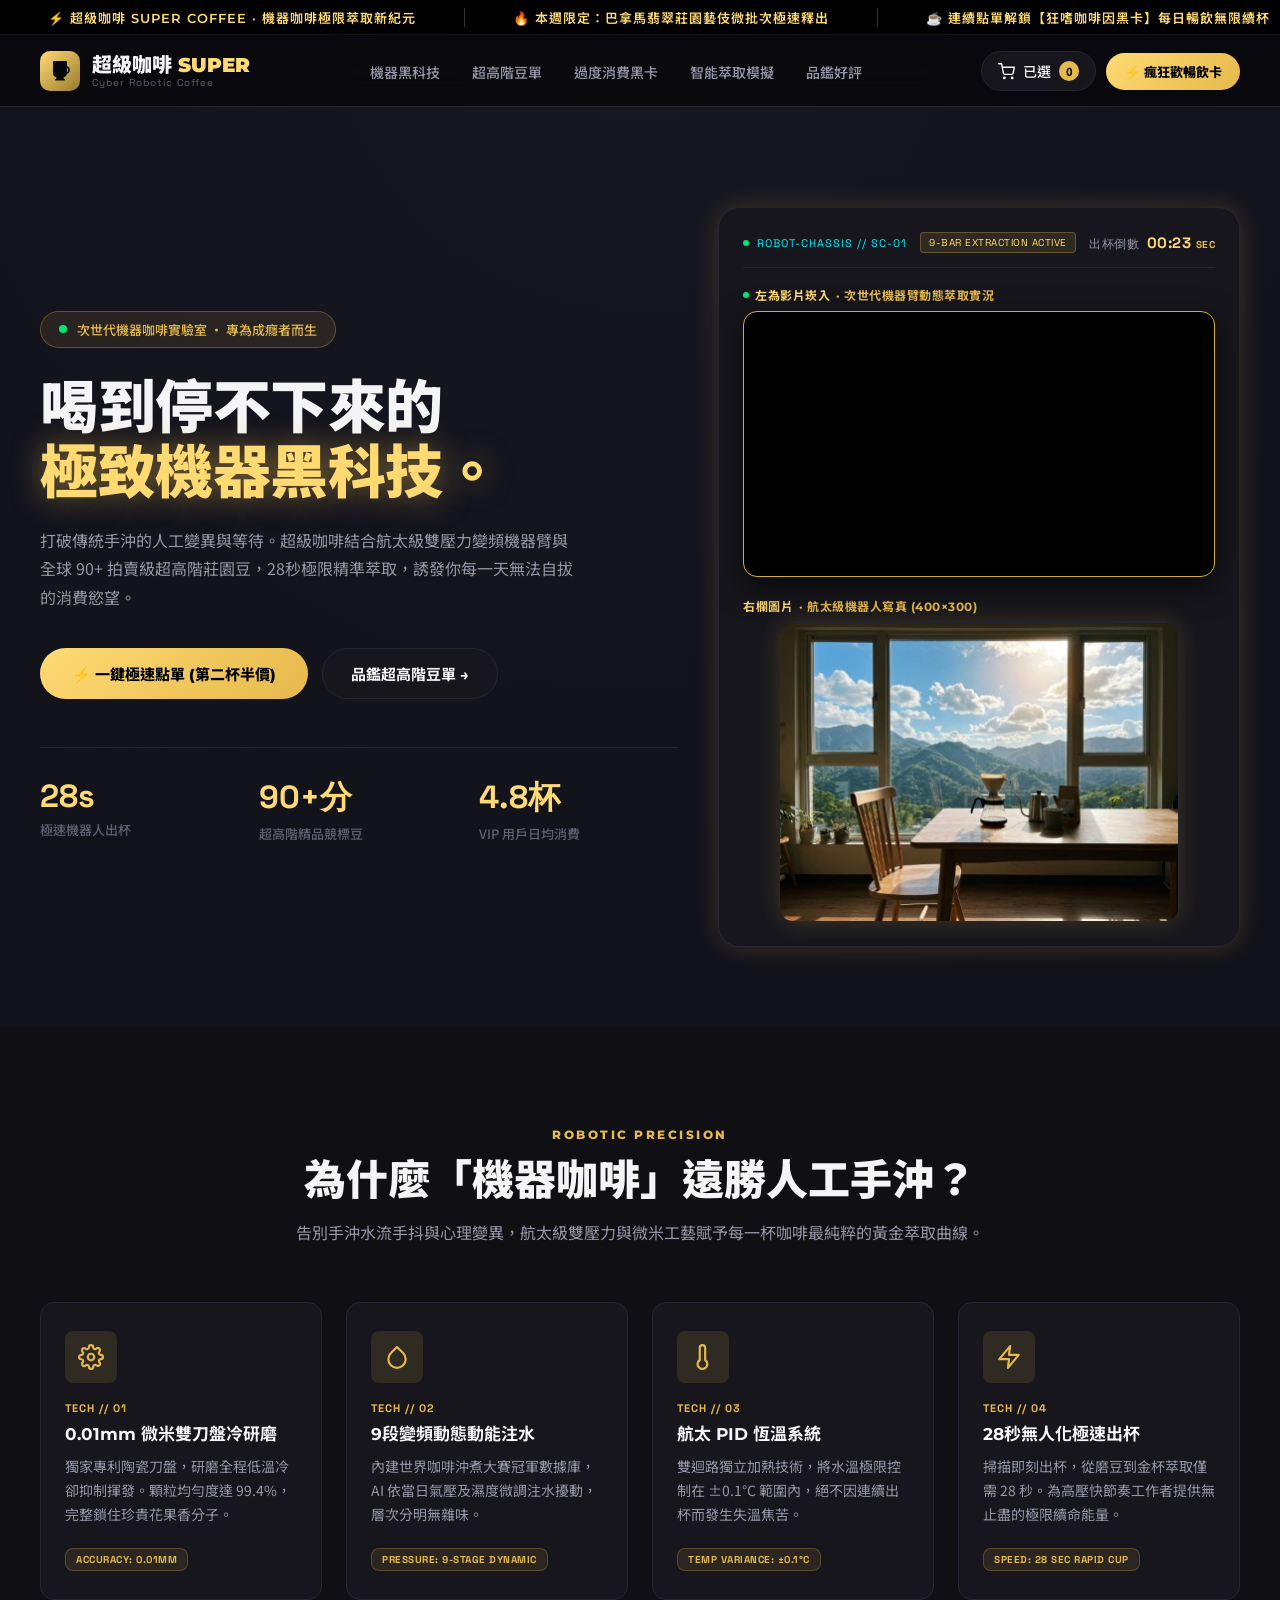
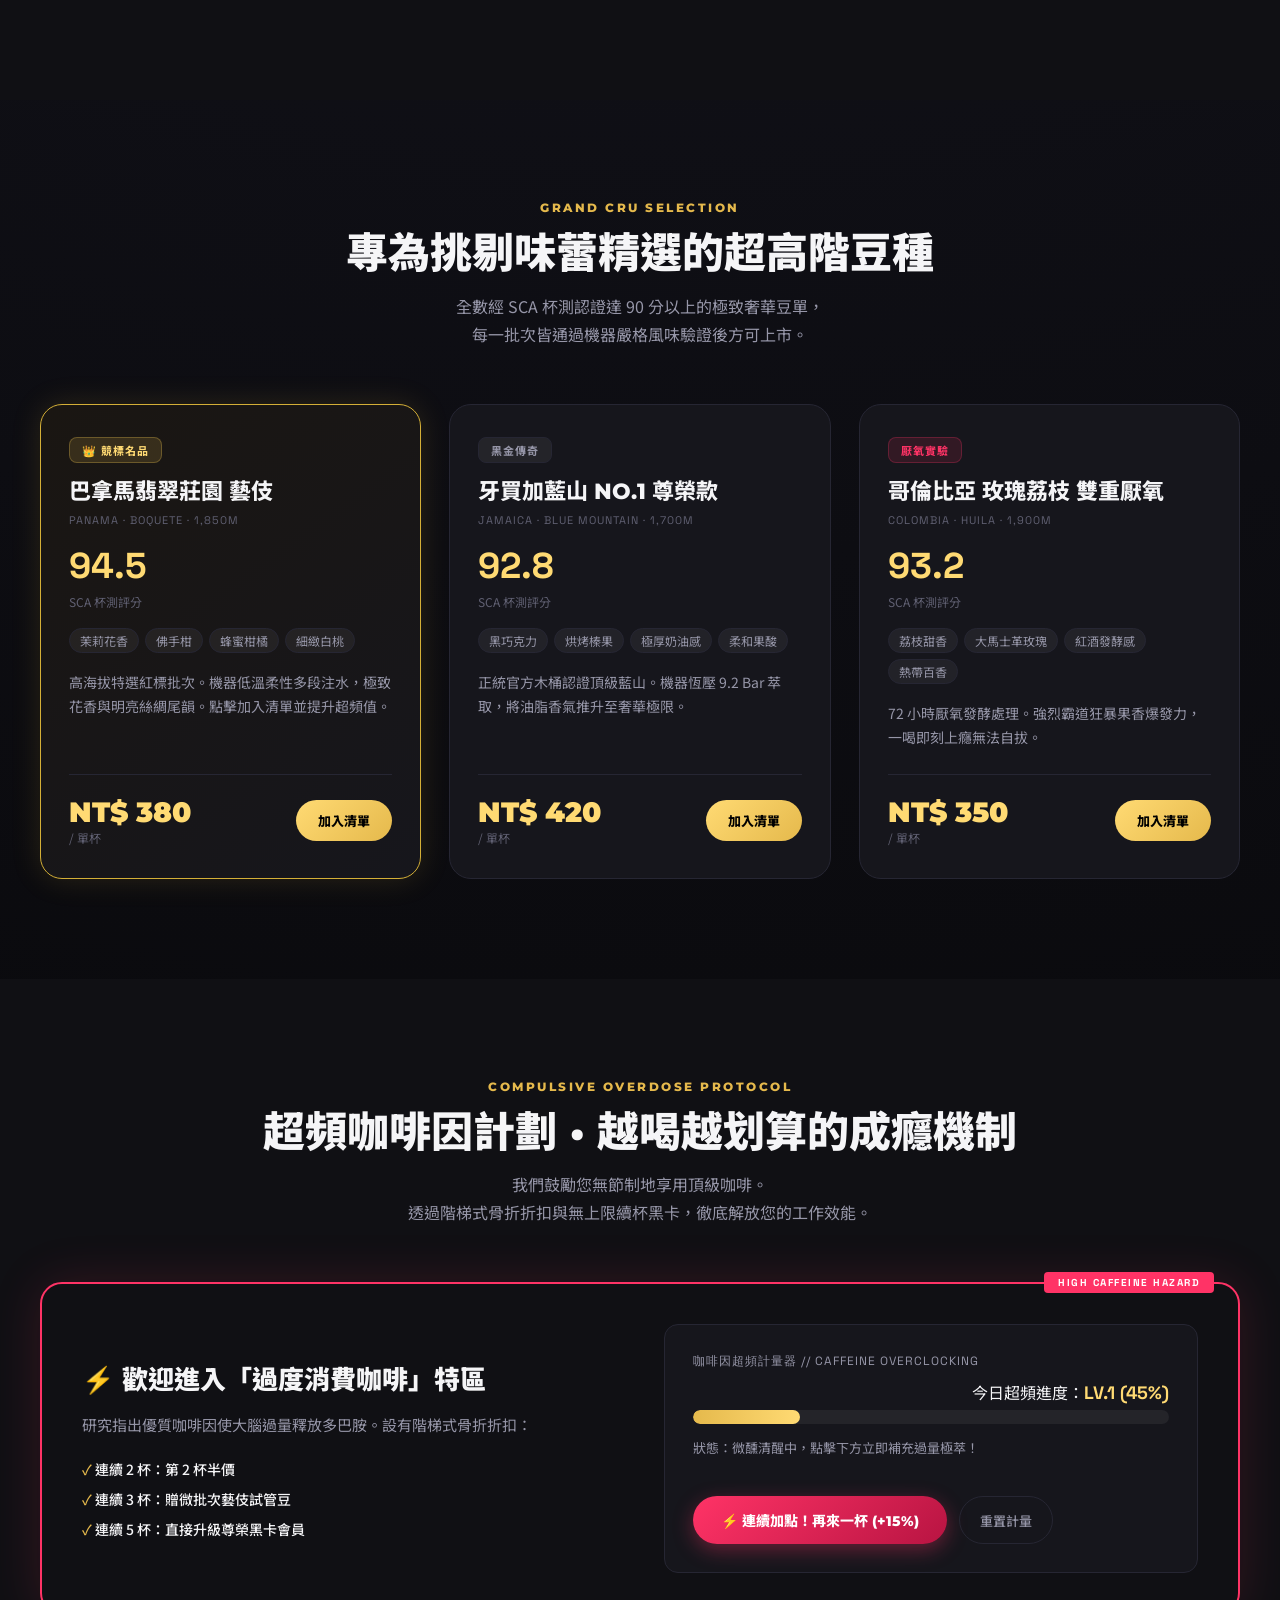
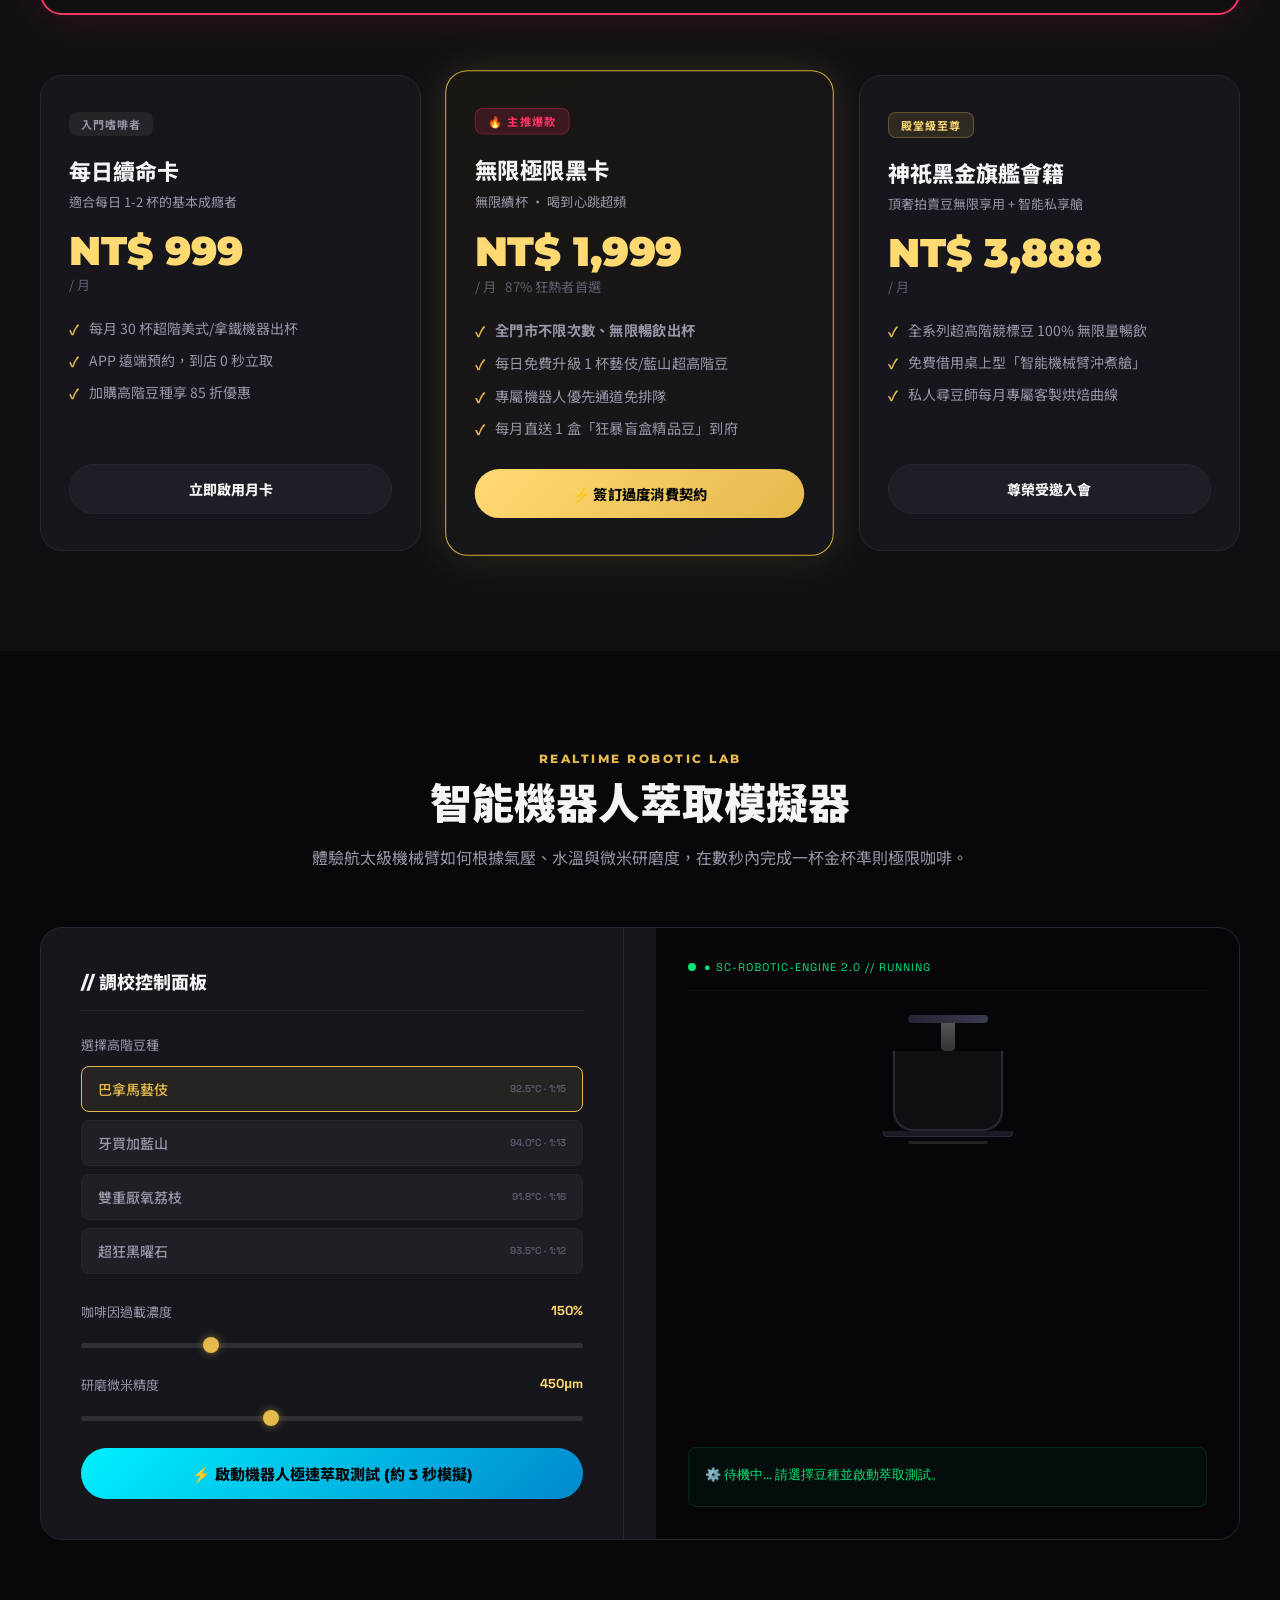
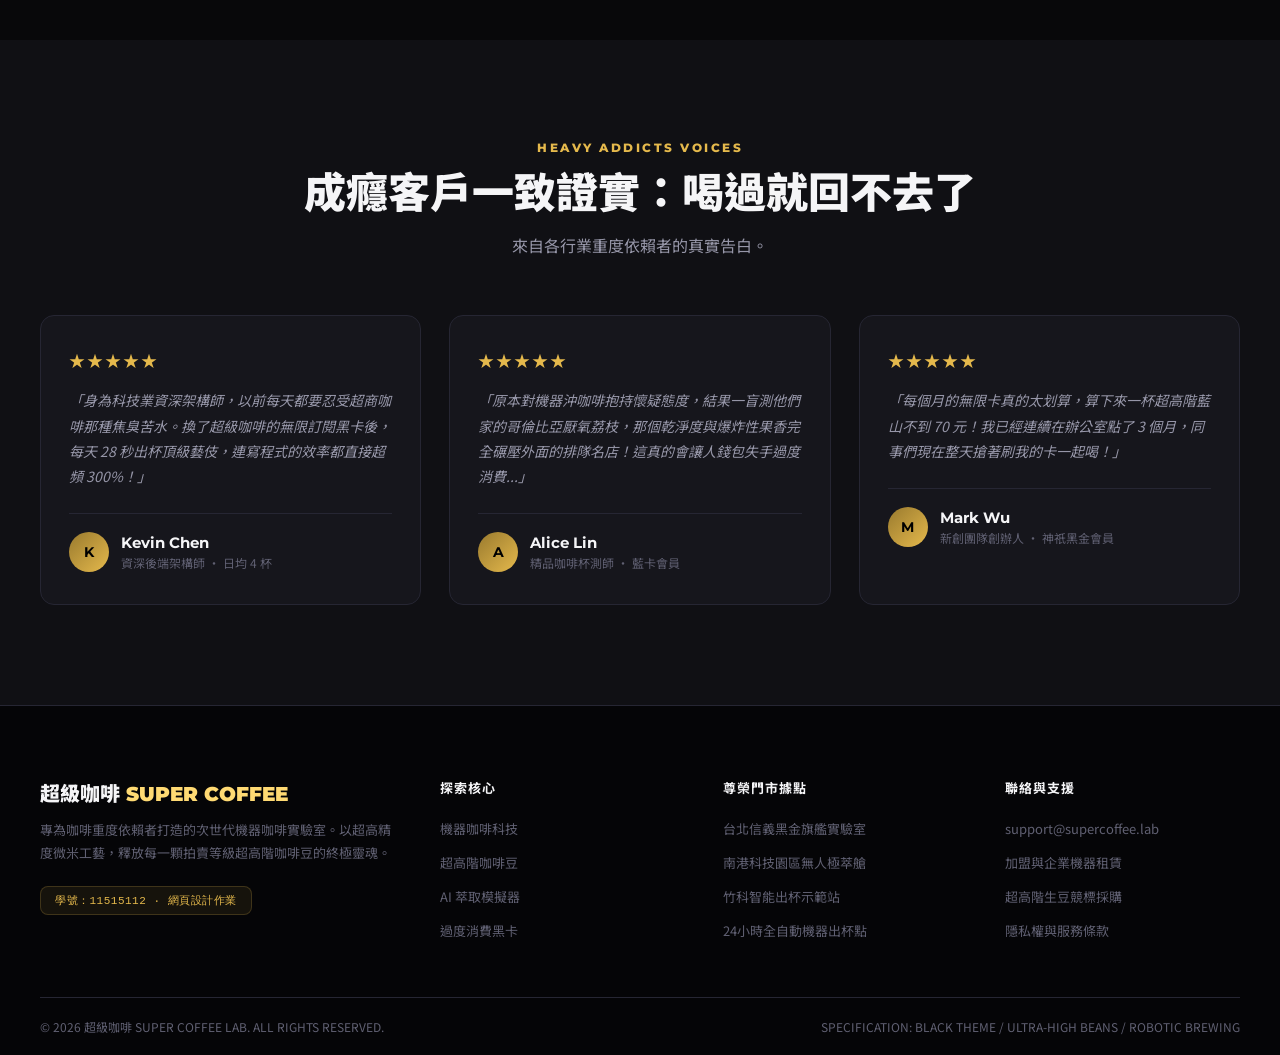
<file: onepage2/index.html>
<!DOCTYPE html>
<html lang="zh-Hant">
<head>
  <meta charset="UTF-8">
  <meta name="viewport" content="width=device-width, initial-scale=1.0">
  <title>超級咖啡 SUPER COFFEE ｜ 頂級機器咖啡 × 超高階豆種</title>
  <meta name="description" content="超級咖啡 SUPER COFFEE：專為重度咖啡愛好者打造的極致黑科技咖啡。航太級機器人極速精準萃取，嚴選超高階頂級豆種，讓您徹底沉溺於極限咖啡因狂潮。">
  <link rel="preconnect" href="https://fonts.googleapis.com">
  <link rel="preconnect" href="https://fonts.gstatic.com" crossorigin>
  <link href="https://fonts.googleapis.com/css2?family=Montserrat:ital,wght@0,300;0,500;0,700;0,900;1,900&family=Noto+Sans+TC:wght@300;400;500;700;900&family=Space+Grotesk:wght@500;700&display=swap" rel="stylesheet">
  <style>
    /* ================================
       0. CSS VARIABLES & RESET
    ================================ */
    :root {
      --bg-pitch:          #08080a;
      --bg-surface:        #101014;
      --bg-card:           #16161c;
      --bg-card-hover:     #1e1e26;
      --border-subtle:     #262633;
      --border-glow:       #d4af37;
      --accent-gold:       #e5b94c;
      --accent-gold-bright:#ffda73;
      --accent-gold-dim:   #997a2e;
      --accent-cyber-cyan: #00f0ff;
      --accent-red:        #ff3366;
      --text-main:         #f5f5f7;
      --text-muted:        #9696a8;
      --text-dim:          #606072;
      --radius-sm:         8px;
      --radius-md:         14px;
      --radius-lg:         22px;
      --shadow-glow:       0 0 25px rgba(229, 185, 76, 0.2);
      --shadow-neon:       0 0 35px rgba(0, 240, 255, 0.25);
      --font-heading:      'Montserrat', 'Noto Sans TC', sans-serif;
      --font-body:         'Noto Sans TC', sans-serif;
      --font-mono:         'Space Grotesk', monospace;
    }

    * { box-sizing: border-box; margin: 0; padding: 0; }

    html {
      scroll-behavior: smooth;
      background-color: var(--bg-pitch);
      color: var(--text-main);
    }

    /* Custom Scrollbar */
    ::-webkit-scrollbar { width: 8px; background: #09090b; }
    ::-webkit-scrollbar-thumb { background: #2b2b3a; border-radius: 4px; }
    ::-webkit-scrollbar-thumb:hover { background: var(--accent-gold); }

    body {
      font-family: var(--font-body);
      background: radial-gradient(circle at 50% 0%, #171722 0%, var(--bg-pitch) 55%);
      min-height: 100vh;
    }

    .container {
      width: min(1200px, calc(100% - 40px));
      margin: 0 auto;
    }

    /* ================================
       BUTTONS
    ================================ */
    .btn-primary {
      display: inline-flex;
      align-items: center;
      gap: 8px;
      background: linear-gradient(135deg, var(--accent-gold-bright) 0%, var(--accent-gold) 100%);
      color: #000;
      font-family: var(--font-heading);
      font-weight: 800;
      font-size: 15px;
      border: none;
      border-radius: 40px;
      padding: 15px 32px;
      cursor: pointer;
      transition: all 0.3s ease;
      text-decoration: none;
    }
    .btn-primary:hover {
      transform: translateY(-3px) scale(1.02);
      box-shadow: 0 12px 36px rgba(229, 185, 76, 0.55);
    }

    .btn-secondary {
      display: inline-flex;
      align-items: center;
      gap: 8px;
      background: var(--bg-card);
      color: var(--text-main);
      font-family: var(--font-heading);
      font-weight: 700;
      font-size: 15px;
      border: 1px solid var(--border-subtle);
      border-radius: 40px;
      padding: 14px 28px;
      cursor: pointer;
      transition: all 0.3s ease;
      text-decoration: none;
    }
    .btn-secondary:hover {
      background: #1e1e26;
      border-color: var(--accent-gold);
      color: #fff;
    }

    .btn-caffeine-surge, .btn-overdose-boost {
      display: inline-flex;
      align-items: center;
      gap: 8px;
      background: linear-gradient(135deg, #ff3366 0%, #b81442 100%);
      color: #fff;
      font-family: var(--font-heading);
      font-weight: 800;
      font-size: 14px;
      border: none;
      border-radius: 40px;
      padding: 14px 28px;
      cursor: pointer;
      transition: all 0.3s ease;
      box-shadow: 0 6px 20px rgba(255, 51, 102, 0.35);
    }
    .btn-caffeine-surge:hover, .btn-overdose-boost:hover {
      transform: translateY(-2px) scale(1.03);
      box-shadow: 0 12px 30px rgba(255, 51, 102, 0.55);
    }

    .btn-start-brew {
      display: inline-flex;
      align-items: center;
      gap: 8px;
      background: linear-gradient(135deg, #00f0ff 0%, #0088cc 100%);
      color: #000;
      font-family: var(--font-heading);
      font-weight: 800;
      font-size: 15px;
      border: none;
      border-radius: 40px;
      padding: 15px 32px;
      cursor: pointer;
      transition: all 0.3s ease;
      width: 100%;
      justify-content: center;
    }
    .btn-start-brew:hover {
      transform: translateY(-3px);
      box-shadow: var(--shadow-neon);
    }
    .btn-start-brew:disabled {
      opacity: 0.5;
      cursor: not-allowed;
      transform: none;
    }

    /* Eyebrow & Titles */
    .eyebrow {
      font-family: var(--font-heading);
      font-weight: 800;
      font-size: 12px;
      letter-spacing: 2.5px;
      text-transform: uppercase;
      color: var(--accent-gold);
      margin-bottom: 12px;
      display: block;
    }

    .section-title {
      font-family: var(--font-heading);
      font-weight: 900;
      font-size: clamp(28px, 3.8vw, 42px);
      line-height: 1.25;
      text-align: center;
      color: var(--text-main);
    }

    .section-subtitle {
      text-align: center;
      color: var(--text-muted);
      font-size: 16px;
      line-height: 1.75;
      margin-top: 12px;
    }

    .section-header {
      text-align: center;
      margin-bottom: 56px;
    }

    .glow-gold {
      color: var(--accent-gold-bright);
      text-shadow: 0 0 30px rgba(229, 185, 76, 0.5);
    }

    /* ================================
       1. TICKER BAR
    ================================ */
    .ticker-bar {
      background: #000;
      height: 35px;
      overflow: hidden;
      display: flex;
      align-items: center;
      border-bottom: 1px solid #111;
    }

    .ticker-content {
      display: flex;
      white-space: nowrap;
      animation: tickerRun 32s linear infinite;
      color: var(--accent-gold-bright);
      font-family: var(--font-heading);
      font-weight: 600;
      font-size: 13px;
      letter-spacing: 1px;
      gap: 0;
    }

    .ticker-item {
      padding: 0 48px;
      border-right: 1px solid #333;
    }

    @keyframes tickerRun {
      0%   { transform: translateX(0); }
      100% { transform: translateX(-50%); }
    }

    /* ================================
       2. STICKY HEADER
    ================================ */
    header {
      position: sticky;
      top: 0;
      z-index: 1000;
      background: rgba(8, 8, 10, 0.82);
      backdrop-filter: blur(16px);
      -webkit-backdrop-filter: blur(16px);
      border-bottom: 1px solid var(--border-subtle);
      height: 72px;
    }

    .nav-inner {
      display: flex;
      align-items: center;
      justify-content: space-between;
      height: 72px;
      gap: 20px;
    }

    /* Logo */
    .logo {
      display: flex;
      align-items: center;
      gap: 12px;
      text-decoration: none;
      flex-shrink: 0;
    }

    .logo-icon {
      width: 40px;
      height: 40px;
      border-radius: 10px;
      background: linear-gradient(135deg, var(--accent-gold-bright), var(--accent-gold-dim));
      display: flex;
      align-items: center;
      justify-content: center;
      flex-shrink: 0;
    }

    .logo-text .brand-main {
      font-family: var(--font-heading);
      font-weight: 900;
      font-size: 20px;
      color: var(--text-main);
      line-height: 1.1;
    }

    .logo-text .brand-main span {
      color: var(--accent-gold-bright);
    }

    .logo-text .brand-sub {
      font-family: var(--font-mono);
      font-size: 10px;
      color: var(--text-dim);
      letter-spacing: 1px;
    }

    /* Desktop Nav */
    .desktop-nav {
      display: flex;
      align-items: center;
      gap: 8px;
      list-style: none;
    }

    .desktop-nav a {
      color: var(--text-muted);
      text-decoration: none;
      font-family: var(--font-body);
      font-weight: 500;
      font-size: 14px;
      padding: 6px 12px;
      border-radius: 8px;
      transition: all 0.2s;
    }

    .desktop-nav a:hover {
      color: var(--text-main);
      background: rgba(255,255,255,0.06);
    }

    /* Nav Actions */
    .nav-actions {
      display: flex;
      align-items: center;
      gap: 10px;
      flex-shrink: 0;
    }

    .cart-trigger-btn {
      display: flex;
      align-items: center;
      gap: 8px;
      background: var(--bg-card);
      border: 1px solid var(--border-subtle);
      color: var(--text-main);
      font-family: var(--font-body);
      font-weight: 500;
      font-size: 14px;
      padding: 9px 16px;
      border-radius: 40px;
      cursor: pointer;
      transition: all 0.2s;
    }

    .cart-trigger-btn:hover {
      border-color: var(--accent-gold);
      color: var(--accent-gold);
    }

    .cart-badge {
      background: var(--accent-gold);
      color: #000;
      font-weight: 800;
      font-size: 11px;
      border-radius: 50%;
      width: 20px;
      height: 20px;
      display: inline-flex;
      align-items: center;
      justify-content: center;
    }

    .vip-button {
      background: linear-gradient(135deg, var(--accent-gold-bright), var(--accent-gold));
      color: #000;
      font-family: var(--font-heading);
      font-weight: 800;
      font-size: 13px;
      border: none;
      border-radius: 40px;
      padding: 9px 18px;
      cursor: pointer;
      transition: all 0.3s;
      text-decoration: none;
      display: inline-flex;
      align-items: center;
      gap: 4px;
    }

    .vip-button:hover {
      transform: translateY(-2px);
      box-shadow: var(--shadow-glow);
    }

    /* ================================
       3. HERO SECTION
    ================================ */
    .hero-section {
      padding: 100px 0 80px;
      position: relative;
      overflow: hidden;
    }

    .hero-grid {
      display: grid;
      grid-template-columns: 1.1fr 0.9fr;
      gap: 40px;
      align-items: center;
    }

    .hero-tag {
      display: inline-flex;
      align-items: center;
      gap: 10px;
      background: rgba(229, 185, 76, 0.1);
      border: 1px solid rgba(229, 185, 76, 0.3);
      border-radius: 40px;
      padding: 8px 18px;
      font-family: var(--font-body);
      font-size: 13px;
      font-weight: 500;
      color: var(--accent-gold);
      margin-bottom: 28px;
    }

    .pulse-dot {
      width: 8px;
      height: 8px;
      background: #00e676;
      border-radius: 50%;
      animation: pulseDot 1.5s ease-in-out infinite;
      flex-shrink: 0;
    }

    .pulse-dot-sm {
      width: 6px;
      height: 6px;
      background: #00e676;
      border-radius: 50%;
      animation: pulseDot 1.5s ease-in-out infinite;
      display: inline-block;
      flex-shrink: 0;
    }

    @keyframes pulseDot {
      0%, 100% { box-shadow: 0 0 0 0 rgba(0, 230, 118, 0.6); }
      50%       { box-shadow: 0 0 0 6px rgba(0, 230, 118, 0); }
    }

    .hero-h1 {
      font-family: var(--font-heading);
      font-weight: 900;
      font-size: clamp(38px, 5.2vw, 58px);
      line-height: 1.12;
      letter-spacing: -0.5px;
      color: var(--text-main);
      margin-bottom: 20px;
    }

    .hero-lead {
      color: var(--text-muted);
      font-size: 16px;
      line-height: 1.8;
      margin-bottom: 36px;
      max-width: 540px;
    }

    .hero-cta-group {
      display: flex;
      gap: 14px;
      flex-wrap: wrap;
      margin-bottom: 48px;
    }

    /* Hero Stats */
    .hero-stats {
      display: grid;
      grid-template-columns: repeat(3, 1fr);
      gap: 20px;
      border-top: 1px solid var(--border-subtle);
      padding-top: 28px;
    }

    .stat-item {
      display: flex;
      flex-direction: column;
      gap: 4px;
    }

    .stat-value {
      font-family: var(--font-mono);
      font-weight: 700;
      font-size: 32px;
      color: var(--accent-gold-bright);
    }

    .stat-label {
      font-size: 13px;
      color: var(--text-dim);
      font-weight: 500;
    }

    /* Hero Right - Dual Media Card */
    .hero-right {
      display: flex;
      justify-content: center;
      align-items: center;
    }

    .hero-media-card {
      width: 100%;
      background: var(--bg-card);
      border: 1px solid var(--border-subtle);
      border-radius: var(--radius-lg);
      padding: 24px;
      box-shadow: var(--shadow-glow);
      position: relative;
    }

    .machine-status-header {
      display: flex;
      justify-content: space-between;
      align-items: center;
      flex-wrap: wrap;
      gap: 10px;
      margin-bottom: 18px;
      padding-bottom: 14px;
      border-bottom: 1px solid var(--border-subtle);
    }

    .machine-id {
      display: flex;
      align-items: center;
      gap: 8px;
      font-family: var(--font-mono);
      font-size: 11px;
      color: var(--accent-cyber-cyan);
      letter-spacing: 1px;
    }

    .machine-state-badge {
      font-family: var(--font-mono);
      font-size: 10px;
      color: var(--accent-gold-bright);
      background: rgba(229, 185, 76, 0.12);
      border: 1px solid rgba(229, 185, 76, 0.3);
      border-radius: 4px;
      padding: 3px 8px;
      letter-spacing: 0.5px;
    }

    .hero-countdown-wrap {
      font-family: var(--font-mono);
      font-size: 12px;
      color: var(--text-muted);
      letter-spacing: 0.5px;
    }

    #heroCountdown {
      color: var(--accent-gold-bright);
      font-size: 15px;
      font-weight: 700;
      margin-left: 4px;
    }

    #heroCountdown span {
      font-size: 10px;
      color: var(--accent-gold);
    }

    .hero-media-stack {
      display: flex;
      flex-direction: column;
      gap: 20px;
      align-items: center;
    }

    .hero-video-box, .hero-img-box {
      width: 100%;
      display: flex;
      flex-direction: column;
      align-items: center;
    }

    .media-badge-tag {
      width: 100%;
      font-family: var(--font-heading);
      font-size: 12px;
      font-weight: 700;
      color: var(--accent-gold);
      margin-bottom: 8px;
      display: flex;
      align-items: center;
      gap: 6px;
      letter-spacing: 0.5px;
    }

    .media-badge-tag strong {
      color: var(--accent-gold-bright);
    }

    .video-container {
      position: relative;
      width: 100%;
      max-width: 560px;
      aspect-ratio: 16 / 9;
      background: #000;
      border-radius: var(--radius-md);
      overflow: hidden;
      border: 1px solid var(--border-glow);
      box-shadow: 0 10px 30px rgba(0, 0, 0, 0.6);
    }

    .video-container iframe {
      width: 100%;
      height: 100%;
      border: none;
      display: block;
    }

    .img-container {
      position: relative;
      width: 100%;
      display: flex;
      justify-content: center;
    }

    .img-container img {
      width: 400px;
      max-width: 100%;
      height: 300px;
      object-fit: cover;
      border-radius: var(--radius-md);
      border: 1px solid var(--border-subtle);
      box-shadow: var(--shadow-glow);
      display: block;
    }

    /* ================================
       4. MACHINE TECH SECTION
    ================================ */
    .machine-tech-section {
      padding: 100px 0;
      background: var(--bg-surface);
    }

    .tech-grid {
      display: grid;
      grid-template-columns: repeat(4, 1fr);
      gap: 24px;
    }

    .tech-card {
      background: var(--bg-card);
      border: 1px solid var(--border-subtle);
      border-radius: var(--radius-md);
      padding: 28px 24px;
      transition: all 0.3s ease;
      cursor: default;
    }

    .tech-card:hover {
      transform: translateY(-6px);
      border-color: var(--accent-gold);
      box-shadow: var(--shadow-glow);
    }

    .tech-card:hover .tech-icon-wrap {
      background: var(--accent-gold);
    }

    .tech-card:hover .tech-icon-wrap svg path,
    .tech-card:hover .tech-icon-wrap svg rect,
    .tech-card:hover .tech-icon-wrap svg circle {
      stroke: #000;
    }

    .tech-icon-wrap {
      width: 52px;
      height: 52px;
      border-radius: var(--radius-sm);
      background: rgba(229, 185, 76, 0.12);
      display: flex;
      align-items: center;
      justify-content: center;
      margin-bottom: 18px;
      transition: background 0.3s;
    }

    .tech-num {
      font-family: var(--font-mono);
      font-size: 11px;
      font-weight: 700;
      color: var(--accent-gold);
      letter-spacing: 1px;
      margin-bottom: 8px;
    }

    .tech-card h3 {
      font-family: var(--font-heading);
      font-weight: 700;
      font-size: 17px;
      color: var(--text-main);
      margin-bottom: 10px;
      line-height: 1.3;
    }

    .tech-card p {
      font-size: 14px;
      color: var(--text-muted);
      line-height: 1.7;
      margin-bottom: 18px;
    }

    .tech-spec-tag {
      display: inline-block;
      font-family: var(--font-mono);
      font-size: 10px;
      font-weight: 700;
      color: var(--accent-gold);
      background: rgba(229, 185, 76, 0.1);
      border: 1px solid rgba(229, 185, 76, 0.25);
      border-radius: var(--radius-sm);
      padding: 4px 10px;
      letter-spacing: 0.5px;
    }

    /* ================================
       5. BEANS SECTION
    ================================ */
    .beans-section {
      padding: 100px 0;
    }

    .beans-grid {
      display: grid;
      grid-template-columns: repeat(3, 1fr);
      gap: 28px;
    }

    .bean-card {
      background: var(--bg-card);
      border: 1px solid var(--border-subtle);
      border-radius: var(--radius-lg);
      padding: 32px 28px;
      transition: all 0.35s ease;
      display: flex;
      flex-direction: column;
    }

    .bean-card:hover {
      transform: translateY(-5px);
      box-shadow: var(--shadow-glow);
    }

    .bean-card.featured {
      border-color: var(--border-glow);
      background: linear-gradient(145deg, #1a1612, var(--bg-card));
      box-shadow: 0 0 30px rgba(212, 175, 55, 0.15);
    }

    .bean-badge {
      display: inline-block;
      font-family: var(--font-heading);
      font-weight: 700;
      font-size: 11px;
      letter-spacing: 1px;
      border-radius: var(--radius-sm);
      padding: 4px 12px;
      margin-bottom: 16px;
      align-self: flex-start;
    }

    .bean-badge.gold {
      background: rgba(229, 185, 76, 0.15);
      color: var(--accent-gold-bright);
      border: 1px solid rgba(229, 185, 76, 0.3);
    }

    .bean-badge.dark {
      background: rgba(255, 255, 255, 0.06);
      color: var(--text-muted);
      border: 1px solid var(--border-subtle);
    }

    .bean-badge.red {
      background: rgba(255, 51, 102, 0.12);
      color: var(--accent-red);
      border: 1px solid rgba(255, 51, 102, 0.25);
    }

    .bean-card h3 {
      font-family: var(--font-heading);
      font-weight: 800;
      font-size: 22px;
      color: var(--text-main);
      margin-bottom: 8px;
      line-height: 1.2;
    }

    .bean-origin {
      font-family: var(--font-mono);
      font-size: 11px;
      color: var(--text-dim);
      letter-spacing: 1px;
      margin-bottom: 16px;
    }

    .bean-score {
      font-family: var(--font-mono);
      font-weight: 700;
      font-size: 36px;
      color: var(--accent-gold-bright);
      margin-bottom: 4px;
    }

    .bean-score-label {
      font-size: 12px;
      color: var(--text-dim);
      margin-bottom: 18px;
    }

    .bean-flavors {
      display: flex;
      flex-wrap: wrap;
      gap: 6px;
      margin-bottom: 18px;
    }

    .flavor-tag {
      background: rgba(255,255,255,0.05);
      border: 1px solid var(--border-subtle);
      border-radius: 20px;
      font-size: 12px;
      color: var(--text-muted);
      padding: 3px 10px;
    }

    .bean-desc {
      font-size: 14px;
      color: var(--text-muted);
      line-height: 1.7;
      margin-bottom: 24px;
      flex: 1;
    }

    .bean-footer {
      display: flex;
      align-items: center;
      justify-content: space-between;
      border-top: 1px solid var(--border-subtle);
      padding-top: 20px;
      margin-top: auto;
    }

    .bean-price {
      font-family: var(--font-heading);
      font-weight: 900;
      font-size: 28px;
      color: var(--accent-gold-bright);
    }

    .bean-price-unit {
      font-size: 12px;
      color: var(--text-dim);
      font-weight: 400;
      display: block;
    }

    /* ================================
       6. OVERDOSE SECTION
    ================================ */
    .overdose-section {
      padding: 100px 0;
      background: var(--bg-surface);
    }

    .overdose-hero-box {
      border: 2px solid var(--accent-red);
      border-radius: var(--radius-lg);
      padding: 40px;
      box-shadow: 0 0 50px rgba(255, 51, 102, 0.15);
      margin-bottom: 60px;
      display: grid;
      grid-template-columns: 1fr 1fr;
      gap: 48px;
      align-items: center;
      position: relative;
    }

    .overdose-hazard-badge {
      position: absolute;
      top: -12px;
      right: 24px;
      background: var(--accent-red);
      color: #fff;
      font-family: var(--font-mono);
      font-weight: 700;
      font-size: 10px;
      letter-spacing: 1.5px;
      padding: 4px 14px;
      border-radius: 4px;
    }

    .overdose-left h3 {
      font-family: var(--font-heading);
      font-weight: 900;
      font-size: 26px;
      color: var(--text-main);
      margin-bottom: 16px;
    }

    .overdose-left p {
      font-size: 15px;
      color: var(--text-muted);
      line-height: 1.75;
      margin-bottom: 20px;
    }

    .overdose-perks {
      list-style: none;
      display: flex;
      flex-direction: column;
      gap: 10px;
    }

    .overdose-perks li {
      font-size: 14px;
      color: var(--text-main);
      font-weight: 500;
    }

    .overdose-perks li span {
      color: var(--accent-gold);
    }

    /* Meter */
    .meter-container {
      background: var(--bg-card);
      border: 1px solid var(--border-subtle);
      border-radius: var(--radius-md);
      padding: 28px;
    }

    .meter-header {
      display: flex;
      justify-content: space-between;
      align-items: center;
      margin-bottom: 10px;
    }

    .meter-label {
      font-family: var(--font-mono);
      font-size: 12px;
      color: var(--text-muted);
      letter-spacing: 1px;
    }

    #overdoseLevelText {
      font-family: var(--font-mono);
      font-weight: 700;
      font-size: 18px;
      color: var(--accent-gold-bright);
    }

    .progress-bar-track {
      height: 14px;
      background: rgba(255,255,255,0.06);
      border-radius: 99px;
      overflow: hidden;
      margin-bottom: 14px;
    }

    #overdoseBar {
      height: 100%;
      width: 22.5%;
      background: linear-gradient(90deg, var(--accent-gold), var(--accent-gold-bright));
      border-radius: 99px;
      transition: width 0.6s ease, background 0.6s ease;
    }

    #meterMsg {
      font-size: 13px;
      color: var(--text-muted);
      line-height: 1.6;
      margin-bottom: 20px;
      min-height: 38px;
    }

    .meter-buttons {
      display: flex;
      gap: 12px;
      flex-wrap: wrap;
    }

    .btn-reset {
      background: transparent;
      border: 1px solid var(--border-subtle);
      color: var(--text-muted);
      font-family: var(--font-body);
      font-weight: 500;
      font-size: 13px;
      border-radius: 40px;
      padding: 10px 20px;
      cursor: pointer;
      transition: all 0.2s;
    }
    .btn-reset:hover {
      border-color: var(--text-muted);
      color: var(--text-main);
    }

    /* Pricing Grid */
    .pricing-grid {
      display: grid;
      grid-template-columns: repeat(3, 1fr);
      gap: 28px;
    }

    .price-card {
      background: var(--bg-card);
      border: 1px solid var(--border-subtle);
      border-radius: var(--radius-lg);
      padding: 36px 28px;
      display: flex;
      flex-direction: column;
      transition: all 0.3s ease;
    }

    .price-card:hover {
      transform: translateY(-4px);
      box-shadow: var(--shadow-glow);
    }

    .price-card.featured {
      border-color: var(--border-glow);
      background: linear-gradient(160deg, #1a1612, var(--bg-card));
      box-shadow: 0 0 40px rgba(212, 175, 55, 0.18);
      transform: scale(1.02);
    }

    .price-card.featured:hover {
      transform: scale(1.02) translateY(-4px);
    }

    .price-badge {
      display: inline-block;
      font-family: var(--font-heading);
      font-size: 11px;
      font-weight: 700;
      letter-spacing: 1px;
      border-radius: var(--radius-sm);
      padding: 4px 12px;
      margin-bottom: 18px;
      align-self: flex-start;
    }

    .price-badge.normal { background: rgba(255,255,255,0.06); color: var(--text-muted); }
    .price-badge.hot { background: rgba(255, 51, 102, 0.15); color: var(--accent-red); border: 1px solid rgba(255,51,102,0.3); }
    .price-badge.vip { background: rgba(229,185,76,0.12); color: var(--accent-gold-bright); border: 1px solid rgba(229,185,76,0.3); }

    .price-card h3 {
      font-family: var(--font-heading);
      font-weight: 800;
      font-size: 22px;
      color: var(--text-main);
      margin-bottom: 6px;
    }

    .price-target {
      font-size: 13px;
      color: var(--text-muted);
      margin-bottom: 20px;
    }

    .price-amount {
      font-family: var(--font-heading);
      font-weight: 900;
      font-size: 40px;
      color: var(--accent-gold-bright);
      line-height: 1;
      margin-bottom: 4px;
    }

    .price-per {
      font-size: 13px;
      color: var(--text-dim);
      margin-bottom: 24px;
    }

    .price-perks {
      list-style: none;
      display: flex;
      flex-direction: column;
      gap: 10px;
      margin-bottom: 28px;
      flex: 1;
    }

    .price-perks li {
      display: flex;
      align-items: flex-start;
      gap: 10px;
      font-size: 14px;
      color: var(--text-muted);
      line-height: 1.5;
    }

    .price-perks li::before {
      content: '✓';
      color: var(--accent-gold);
      font-weight: 700;
      flex-shrink: 0;
      margin-top: 1px;
    }

    .btn-subscribe {
      display: flex;
      justify-content: center;
      align-items: center;
      background: linear-gradient(135deg, var(--accent-gold-bright), var(--accent-gold));
      color: #000;
      font-family: var(--font-heading);
      font-weight: 800;
      font-size: 14px;
      border: none;
      border-radius: 40px;
      padding: 14px 24px;
      cursor: pointer;
      transition: all 0.3s;
      width: 100%;
    }

    .btn-subscribe:hover {
      transform: translateY(-2px);
      box-shadow: var(--shadow-glow);
    }

    .btn-subscribe.secondary-sub {
      background: var(--bg-card-hover);
      color: var(--text-main);
      border: 1px solid var(--border-subtle);
    }

    .btn-subscribe.secondary-sub:hover {
      border-color: var(--accent-gold);
      color: var(--accent-gold);
    }

    /* ================================
       7. SIMULATOR SECTION
    ================================ */
    .simulator-section {
      padding: 100px 0;
    }

    .simulator-box {
      display: grid;
      grid-template-columns: 1fr 1fr;
      gap: 32px;
      background: var(--bg-card);
      border: 1px solid var(--border-subtle);
      border-radius: var(--radius-lg);
      overflow: hidden;
    }

    /* Controls */
    .simulator-controls {
      padding: 40px;
      border-right: 1px solid var(--border-subtle);
    }

    .sim-section-title {
      font-family: var(--font-heading);
      font-weight: 800;
      font-size: 18px;
      color: var(--text-main);
      margin-bottom: 24px;
      padding-bottom: 16px;
      border-bottom: 1px solid var(--border-subtle);
    }

    /* Bean Pills */
    #simBeanSelect {
      display: flex;
      flex-direction: column;
      gap: 8px;
      margin-bottom: 28px;
    }

    .bean-pill-btn {
      display: flex;
      justify-content: space-between;
      align-items: center;
      background: rgba(255,255,255,0.04);
      border: 1px solid var(--border-subtle);
      border-radius: var(--radius-sm);
      color: var(--text-muted);
      font-family: var(--font-body);
      font-weight: 500;
      font-size: 14px;
      padding: 12px 16px;
      cursor: pointer;
      transition: all 0.2s;
      text-align: left;
    }

    .bean-pill-btn.active {
      border-color: var(--accent-gold);
      color: var(--accent-gold);
      background: rgba(229, 185, 76, 0.08);
    }

    .bean-pill-btn:hover:not(.active) {
      border-color: #444;
      color: var(--text-main);
    }

    .bean-pill-meta {
      font-family: var(--font-mono);
      font-size: 10px;
      color: var(--text-dim);
    }

    /* Range Controls */
    .sim-control {
      margin-bottom: 22px;
    }

    .sim-control-label {
      display: flex;
      justify-content: space-between;
      font-size: 13px;
      color: var(--text-muted);
      margin-bottom: 8px;
    }

    .sim-val {
      font-family: var(--font-mono);
      color: var(--accent-gold-bright);
      font-weight: 700;
    }

    input[type="range"] {
      -webkit-appearance: none;
      appearance: none;
      width: 100%;
      height: 5px;
      border-radius: 99px;
      background: rgba(255,255,255,0.1);
      outline: none;
    }

    input[type="range"]::-webkit-slider-thumb {
      -webkit-appearance: none;
      appearance: none;
      width: 16px;
      height: 16px;
      border-radius: 50%;
      background: var(--accent-gold);
      cursor: pointer;
      box-shadow: 0 0 8px rgba(229,185,76,0.5);
    }

    /* Sim Screen */
    .sim-screen {
      padding: 32px;
      background: #05050a;
      display: flex;
      flex-direction: column;
    }

    .sim-status-bar {
      display: flex;
      align-items: center;
      gap: 8px;
      margin-bottom: 24px;
      padding-bottom: 16px;
      border-bottom: 1px solid #111;
    }

    .status-dot {
      width: 8px;
      height: 8px;
      border-radius: 50%;
      background: #00e676;
      animation: pulseDot 1.5s ease-in-out infinite;
      flex-shrink: 0;
    }

    .status-text {
      font-family: var(--font-mono);
      font-size: 11px;
      color: #00e676;
      letter-spacing: 1px;
    }

    /* Robotic Arm Visual */
    .robotic-arm-anim {
      display: flex;
      flex-direction: column;
      align-items: center;
      gap: 0;
      margin-bottom: 24px;
      flex: 1;
      min-height: 240px;
      position: relative;
    }

    .arm-nozzle {
      width: 14px;
      height: 28px;
      background: linear-gradient(180deg, #555, #333);
      border-radius: 0 0 4px 4px;
      margin: 0 auto;
    }

    /* Drip stream */
    .stream-drip {
      width: 4px;
      height: 0;
      background: linear-gradient(180deg, var(--accent-cyber-cyan), rgba(0,240,255,0.3));
      border-radius: 2px;
      margin: 0 auto;
      transition: height 0.5s ease;
      opacity: 0;
    }

    .stream-drip.pouring {
      height: 80px;
      opacity: 1;
      animation: dripPulse 0.4s ease-in-out infinite alternate;
    }

    @keyframes dripPulse {
      0%   { opacity: 0.7; width: 3px; }
      100% { opacity: 1; width: 5px; }
    }

    /* Brew Cup */
    .brew-liquid-cup {
      width: 110px;
      height: 80px;
      background: rgba(255,255,255,0.04);
      border: 2px solid #2a2a35;
      border-top: none;
      border-radius: 0 0 20px 20px;
      overflow: hidden;
      position: relative;
      margin: 0 auto;
    }

    .liquid-fill {
      position: absolute;
      bottom: 0;
      left: 0;
      width: 100%;
      height: 0%;
      background: linear-gradient(180deg, #a0622a, #3d1f0a);
      transition: height 1.5s ease;
      border-radius: 0 0 18px 18px;
    }

    /* Sim Readout */
    #simReadout {
      font-family: var(--font-mono);
      font-size: 13px;
      color: #00e676;
      line-height: 1.7;
      min-height: 60px;
      padding: 16px;
      background: rgba(0, 230, 118, 0.04);
      border: 1px solid rgba(0, 230, 118, 0.12);
      border-radius: var(--radius-sm);
      word-break: break-all;
    }

    /* ================================
       8. REVIEWS SECTION
    ================================ */
    .reviews-section {
      padding: 100px 0;
      background: var(--bg-surface);
    }

    .reviews-grid {
      display: grid;
      grid-template-columns: repeat(3, 1fr);
      gap: 28px;
    }

    .review-card {
      background: var(--bg-card);
      border: 1px solid var(--border-subtle);
      border-radius: var(--radius-md);
      padding: 32px 28px;
      transition: all 0.3s;
    }

    .review-card:hover {
      border-color: rgba(229,185,76,0.3);
      box-shadow: var(--shadow-glow);
    }

    .review-stars {
      color: var(--accent-gold);
      font-size: 16px;
      letter-spacing: 2px;
      margin-bottom: 16px;
    }

    .review-text {
      font-size: 14px;
      color: var(--text-muted);
      line-height: 1.8;
      margin-bottom: 24px;
      font-style: italic;
    }

    .reviewer-info {
      display: flex;
      align-items: center;
      gap: 12px;
      border-top: 1px solid var(--border-subtle);
      padding-top: 18px;
    }

    .reviewer-avatar {
      width: 40px;
      height: 40px;
      border-radius: 50%;
      background: linear-gradient(135deg, var(--accent-gold-dim), var(--accent-gold));
      display: flex;
      align-items: center;
      justify-content: center;
      font-family: var(--font-heading);
      font-weight: 700;
      font-size: 14px;
      color: #000;
      flex-shrink: 0;
    }

    .reviewer-name {
      font-family: var(--font-heading);
      font-weight: 700;
      font-size: 15px;
      color: var(--text-main);
    }

    .reviewer-role {
      font-size: 12px;
      color: var(--text-dim);
      margin-top: 2px;
    }

    /* ================================
       9. CART DRAWER
    ================================ */
    .cart-drawer-overlay {
      position: fixed;
      inset: 0;
      background: rgba(0, 0, 0, 0.75);
      backdrop-filter: blur(8px);
      z-index: 2000;
      opacity: 0;
      pointer-events: none;
      transition: opacity 0.35s ease;
    }

    .cart-drawer-overlay.open {
      opacity: 1;
      pointer-events: all;
    }

    .cart-drawer {
      position: fixed;
      top: 0;
      right: 0;
      width: min(440px, 100%);
      height: 100vh;
      background: var(--bg-card);
      border-left: 1px solid var(--border-subtle);
      z-index: 2100;
      transform: translateX(100%);
      transition: transform 0.4s cubic-bezier(0.4, 0, 0.2, 1);
      display: flex;
      flex-direction: column;
      overflow: hidden;
    }

    .cart-drawer.open {
      transform: translateX(0);
    }

    .cart-header {
      display: flex;
      justify-content: space-between;
      align-items: center;
      padding: 24px 28px;
      border-bottom: 1px solid var(--border-subtle);
    }

    .cart-header h2 {
      font-family: var(--font-heading);
      font-weight: 800;
      font-size: 20px;
      color: var(--text-main);
    }

    .cart-close-btn {
      background: var(--bg-surface);
      border: 1px solid var(--border-subtle);
      color: var(--text-muted);
      width: 36px;
      height: 36px;
      border-radius: 50%;
      cursor: pointer;
      font-size: 18px;
      display: flex;
      align-items: center;
      justify-content: center;
      transition: all 0.2s;
    }

    .cart-close-btn:hover {
      border-color: var(--accent-red);
      color: var(--accent-red);
    }

    .cart-overdose-perk {
      margin: 14px 20px;
      padding: 12px 16px;
      border: 1px dashed var(--accent-gold);
      border-radius: var(--radius-sm);
      font-size: 12px;
      color: var(--accent-gold);
      font-weight: 600;
      background: rgba(229,185,76,0.05);
    }

    .cart-body {
      flex: 1;
      overflow-y: auto;
      padding: 8px 20px;
    }

    .cart-empty-msg {
      text-align: center;
      color: var(--text-dim);
      font-size: 14px;
      padding: 40px 0;
    }

    .cart-item {
      display: flex;
      align-items: center;
      gap: 12px;
      padding: 14px 0;
      border-bottom: 1px solid rgba(255,255,255,0.04);
    }

    .cart-item-info {
      flex: 1;
    }

    .cart-item-title {
      font-size: 14px;
      font-weight: 600;
      color: var(--text-main);
      margin-bottom: 4px;
    }

    .cart-item-price {
      font-family: var(--font-mono);
      font-size: 13px;
      color: var(--accent-gold);
    }

    .qty-controls {
      display: flex;
      align-items: center;
      gap: 0;
      border: 1px solid var(--border-subtle);
      border-radius: var(--radius-sm);
      overflow: hidden;
    }

    .qty-btn {
      width: 30px;
      height: 30px;
      background: transparent;
      border: none;
      color: var(--text-main);
      font-size: 16px;
      cursor: pointer;
      transition: background 0.2s;
      display: flex;
      align-items: center;
      justify-content: center;
    }

    .qty-btn:hover { background: rgba(255,255,255,0.08); }

    .qty-num {
      min-width: 32px;
      text-align: center;
      font-family: var(--font-mono);
      font-size: 14px;
      font-weight: 700;
      color: var(--text-main);
    }

    .cart-footer {
      padding: 20px 24px;
      border-top: 1px solid var(--border-subtle);
      background: var(--bg-surface);
    }

    .cart-total-row {
      display: flex;
      justify-content: space-between;
      align-items: center;
      margin-bottom: 16px;
    }

    .cart-total-label {
      font-size: 13px;
      color: var(--text-muted);
    }

    #cartTotalText {
      font-family: var(--font-heading);
      font-weight: 900;
      font-size: 22px;
      color: var(--accent-gold-bright);
    }

    .btn-checkout {
      width: 100%;
      background: linear-gradient(135deg, var(--accent-gold-bright), var(--accent-gold));
      color: #000;
      border: none;
      border-radius: 40px;
      padding: 15px;
      font-family: var(--font-heading);
      font-weight: 800;
      font-size: 15px;
      cursor: pointer;
      transition: all 0.3s;
    }

    .btn-checkout:hover {
      transform: translateY(-2px);
      box-shadow: 0 12px 30px rgba(229,185,76,0.5);
    }

    /* ================================
       10. TOAST
    ================================ */
    .toast-popup {
      position: fixed;
      bottom: 24px;
      left: 50%;
      transform: translateX(-50%) translateY(100px);
      background: var(--bg-card);
      border: 1px solid var(--accent-gold);
      border-radius: 30px;
      padding: 14px 28px;
      font-family: var(--font-body);
      font-weight: 600;
      font-size: 14px;
      color: var(--text-main);
      z-index: 3000;
      box-shadow: var(--shadow-glow), 0 8px 32px rgba(0,0,0,0.5);
      opacity: 0;
      transition: opacity 0.35s ease, transform 0.35s ease;
      white-space: nowrap;
      pointer-events: none;
    }

    .toast-popup.visible {
      opacity: 1;
      transform: translateX(-50%) translateY(0);
    }

    /* ================================
       11. FOOTER
    ================================ */
    footer {
      background: #050507;
      border-top: 1px solid var(--border-subtle);
      padding: 72px 0 0;
    }

    .footer-grid {
      display: grid;
      grid-template-columns: 1.5fr 1fr 1fr 1fr;
      gap: 48px;
      padding-bottom: 56px;
    }

    .footer-brand-name {
      font-family: var(--font-heading);
      font-weight: 900;
      font-size: 20px;
      color: var(--text-main);
      margin-bottom: 12px;
    }

    .footer-brand-name span {
      color: var(--accent-gold-bright);
    }

    .footer-brand-desc {
      font-size: 13px;
      color: var(--text-dim);
      line-height: 1.75;
      margin-bottom: 20px;
    }

    .student-badge {
      display: inline-block;
      font-family: monospace;
      font-size: 11px;
      color: var(--accent-gold);
      background: rgba(229,185,76,0.08);
      border: 1px solid rgba(229,185,76,0.2);
      border-radius: var(--radius-sm);
      padding: 6px 14px;
      letter-spacing: 0.5px;
    }

    .footer-col h4 {
      font-family: var(--font-heading);
      font-weight: 700;
      font-size: 13px;
      color: var(--text-main);
      letter-spacing: 1px;
      text-transform: uppercase;
      margin-bottom: 18px;
    }

    .footer-col ul {
      list-style: none;
      display: flex;
      flex-direction: column;
      gap: 10px;
    }

    .footer-col ul li a {
      font-size: 13px;
      color: var(--text-dim);
      text-decoration: none;
      transition: color 0.2s;
    }

    .footer-col ul li a:hover {
      color: var(--accent-gold);
    }

    .footer-col ul li span {
      font-size: 13px;
      color: var(--text-dim);
    }

    .footer-bottom {
      border-top: 1px solid var(--border-subtle);
      padding: 20px 0;
      display: flex;
      justify-content: space-between;
      align-items: center;
    }

    .footer-bottom span {
      font-size: 12px;
      color: var(--text-dim);
    }

    /* ================================
       RESPONSIVE (RWD BREAKPOINTS)
    ================================ */
    @media (max-width: 992px) {
      .desktop-nav { display: none; }

      .hero-grid { grid-template-columns: 1fr; }
      .img-container img { width: 100%; max-width: 400px; height: auto; aspect-ratio: 4/3; }

      .tech-grid { grid-template-columns: repeat(2, 1fr); }
      .beans-grid { grid-template-columns: repeat(2, 1fr); }
      .pricing-grid { grid-template-columns: 1fr; max-width: 500px; margin: 0 auto; }
      .price-card.featured { transform: scale(1); }
      .price-card.featured:hover { transform: translateY(-4px); }

      .overdose-hero-box { grid-template-columns: 1fr; }

      .simulator-box { grid-template-columns: 1fr; }
      .simulator-controls { border-right: none; border-bottom: 1px solid var(--border-subtle); }

      .footer-grid { grid-template-columns: 1fr 1fr; }
    }

    @media (max-width: 600px) {
      .tech-grid { grid-template-columns: 1fr; }
      .beans-grid { grid-template-columns: 1fr; }
      .reviews-grid { grid-template-columns: 1fr; }
      .hero-stats { grid-template-columns: 1fr; gap: 15px; }
      .footer-grid { grid-template-columns: 1fr; }
      .footer-bottom { flex-direction: column; gap: 10px; text-align: center; }
      .hero-cta-group { flex-direction: column; }
      .btn-primary, .btn-secondary { width: 100%; justify-content: center; }
    }
  </style>
</head>
<body>

  <!-- ================================
       0. TICKER BAR
  ================================ -->
  <div class="ticker-bar">
    <div class="ticker-content">
      <span class="ticker-item">⚡ 超級咖啡 SUPER COFFEE · 機器咖啡極限萃取新紀元</span>
      <span class="ticker-item">🔥 本週限定：巴拿馬翡翠莊園藝伎微批次極速釋出</span>
      <span class="ticker-item">☕ 連續點單解鎖【狂嗜咖啡因黑卡】每日暢飲無限續杯</span>
      <span class="ticker-item">⚡ 航太級 AI 機器臂 28 秒精準溫控出杯，風味零失誤</span>
      <!-- seamless loop duplication -->
      <span class="ticker-item">⚡ 超級咖啡 SUPER COFFEE · 機器咖啡極限萃取新紀元</span>
      <span class="ticker-item">🔥 本週限定：巴拿馬翡翠莊園藝伎微批次極速釋出</span>
      <span class="ticker-item">☕ 連續點單解鎖【狂嗜咖啡因黑卡】每日暢飲無限續杯</span>
      <span class="ticker-item">⚡ 航太級 AI 機器臂 28 秒精準溫控出杯，風味零失誤</span>
    </div>
  </div>

  <!-- ================================
       1. STICKY HEADER
  ================================ -->
  <header>
    <div class="container nav-inner">
      <!-- Logo -->
      <a href="#hero" class="logo">
        <div class="logo-icon">
          <svg width="24" height="24" viewBox="0 0 24 24" fill="none" xmlns="http://www.w3.org/2000/svg">
            <path d="M6 2h12a1 1 0 0 1 1 1v1H5V3a1 1 0 0 1 1-1z" fill="#08080a"/>
            <path d="M5 4h14v10a4 4 0 0 1-4 4H9a4 4 0 0 1-4-4V4z" fill="#08080a"/>
            <path d="M17 8h1a3 3 0 0 1 0 6h-1" stroke="#08080a" stroke-width="1.5" stroke-linecap="round"/>
            <path d="M9 10 Q10 8 11 10 Q12 12 13 10 Q14 8 15 10" stroke="#08080a" stroke-width="1.5" fill="none" stroke-linecap="round"/>
            <rect x="8" y="18" width="8" height="2" rx="1" fill="#08080a"/>
            <rect x="7" y="20" width="10" height="1.5" rx="0.75" fill="#08080a"/>
          </svg>
        </div>
        <div class="logo-text">
          <div class="brand-main">超級咖啡 <span>SUPER</span></div>
          <div class="brand-sub">Cyber Robotic Coffee</div>
        </div>
      </a>

      <!-- Desktop Nav -->
      <nav>
        <ul class="desktop-nav">
          <li><a href="#machine">機器黑科技</a></li>
          <li><a href="#beans">超高階豆單</a></li>
          <li><a href="#overdose">過度消費黑卡</a></li>
          <li><a href="#simulator">智能萃取模擬</a></li>
          <li><a href="#reviews">品鑑好評</a></li>
        </ul>
      </nav>

      <!-- Nav Actions -->
      <div class="nav-actions">
        <button class="cart-trigger-btn" id="cartOpenBtn" onclick="openCart()">
          <svg width="17" height="17" viewBox="0 0 24 24" fill="none" stroke="currentColor" stroke-width="2" stroke-linecap="round" stroke-linejoin="round">
            <circle cx="9" cy="21" r="1"></circle>
            <circle cx="20" cy="21" r="1"></circle>
            <path d="M1 1h4l2.68 13.39a2 2 0 0 0 2 1.61h9.72a2 2 0 0 0 2-1.61L23 6H6"></path>
          </svg>
          已選 <span class="cart-badge" id="cartCount">0</span>
        </button>
        <a href="#overdose" class="vip-button">
          ⚡ 瘋狂歡暢飲卡
        </a>
      </div>
    </div>
  </header>

  <!-- ================================
       2. HERO SECTION
  ================================ -->
  <section class="hero-section" id="hero">
    <div class="container">
      <div class="hero-grid">
        <!-- Left Column -->
        <div class="hero-left">
          <div class="hero-tag">
            <span class="pulse-dot"></span>
            次世代機器咖啡實驗室 · 專為成癮者而生
          </div>
          <h1 class="hero-h1">
            喝到停不下來的<br>
            <span class="glow-gold">極致機器黑科技。</span>
          </h1>
          <p class="hero-lead">
            打破傳統手沖的人工變異與等待。超級咖啡結合航太級雙壓力變頻機器臂與全球 90+ 拍賣級超高階莊園豆，28秒極限精準萃取，誘發你每一天無法自拔的消費慾望。
          </p>
          <div class="hero-cta-group">
            <button class="btn-primary" onclick="quickAddHeroCoffee()">
              ⚡ 一鍵極速點單 (第二杯半價)
            </button>
            <a href="#beans" class="btn-secondary">
              品鑑超高階豆單 →
            </a>
          </div>
          <!-- Stats -->
          <div class="hero-stats">
            <div class="stat-item">
              <span class="stat-value">28s</span>
              <span class="stat-label">極速機器人出杯</span>
            </div>
            <div class="stat-item">
              <span class="stat-value">90+分</span>
              <span class="stat-label">超高階精品競標豆</span>
            </div>
            <div class="stat-item">
              <span class="stat-value">4.8杯</span>
              <span class="stat-label">VIP 用戶日均消費</span>
            </div>
          </div>
        </div>

        <!-- Right Column: Media Display -->
        <div class="hero-right">
          <div class="hero-media-card">
            <!-- Machine Status Header -->
            <div class="machine-status-header">
              <div class="machine-id">
                <span class="pulse-dot-sm"></span>
                <span>ROBOT-CHASSIS // SC-01</span>
              </div>
              <span class="machine-state-badge">9-BAR EXTRACTION ACTIVE</span>
              <div class="hero-countdown-wrap">
                出杯倒數 <strong id="heroCountdown">00:28 <span>SEC</span></strong>
              </div>
            </div>

            <!-- Media Stack: Video Embed & Image -->
            <div class="hero-media-stack">
              <!-- 左為影片崁入 -->
              <div class="hero-video-box">
                <div class="media-badge-tag">
                  <span class="pulse-dot-sm"></span>
                  <strong>左為影片崁入</strong> · 次世代機器臂動態萃取實況
                </div>
                <div class="video-container">
                  <iframe width="560" height="315" src="https://www.youtube.com/embed/hMOYa4EBntI" title="超級咖啡次世代機器萃取" frameborder="0" allow="accelerometer; autoplay; clipboard-write; encrypted-media; gyroscope; picture-in-picture; web-share" allowfullscreen></iframe>
                </div>
              </div>

              <!-- 右欄圖片 -->
              <div class="hero-img-box">
                <div class="media-badge-tag">
                  <strong>右欄圖片</strong> · 航太級機器人寫真 (400×300)
                </div>
                <div class="img-container">
                  <img src="images/hero.jpg" alt="超級咖啡機器人萃取" width="400" height="300" loading="eager"
                    onerror="this.onerror=null; this.style.display='none'; this.parentElement.querySelector('.hero-img-fallback').style.display='flex';">
                  <div class="hero-img-fallback" style="display:none; width:400px; height:300px; background:linear-gradient(135deg,#16161c,#1e1e2e); border-radius:14px; border:1px solid #262633; align-items:center; justify-content:center; flex-direction:column; gap:12px; box-shadow:0 0 25px rgba(229,185,76,0.2);">
                    <svg width="72" height="72" viewBox="0 0 72 72" fill="none" xmlns="http://www.w3.org/2000/svg">
                      <rect x="8" y="14" width="56" height="44" rx="8" fill="#1e1e2e" stroke="#e5b94c" stroke-width="1.5"/>
                      <ellipse cx="36" cy="34" rx="10" ry="13" fill="#16161c" stroke="#e5b94c" stroke-width="1.5"/>
                      <path d="M26 34 Q28 26 36 26 Q44 26 46 34" stroke="#ffda73" stroke-width="1.5" fill="none" stroke-linecap="round"/>
                      <path d="M30 45 Q33 50 36 50 Q39 50 42 45" stroke="#e5b94c" stroke-width="1.5" fill="none" stroke-linecap="round"/>
                      <circle cx="36" cy="34" r="3" fill="#e5b94c"/>
                      <line x1="36" y1="14" x2="36" y2="20" stroke="#ffda73" stroke-width="2" stroke-linecap="round"/>
                      <line x1="36" y1="48" x2="36" y2="58" stroke="#e5b94c" stroke-width="2" stroke-linecap="round"/>
                      <line x1="16" y1="34" x2="22" y2="34" stroke="#e5b94c" stroke-width="2" stroke-linecap="round"/>
                      <line x1="50" y1="34" x2="56" y2="34" stroke="#e5b94c" stroke-width="2" stroke-linecap="round"/>
                      <ellipse cx="36" cy="58" rx="6" ry="2" fill="#e5b94c" opacity="0.4"/>
                    </svg>
                    <span style="font-family:'Space Grotesk',monospace; font-size:11px; color:#606072; letter-spacing:1px;">ROBOTIC COFFEE SYSTEM v2.0</span>
                    <span style="font-family:'Noto Sans TC',sans-serif; font-size:13px; color:#9696a8;">航太級機器人萃取系統</span>
                  </div>
                </div>
              </div>
            </div>
          </div>
        </div>
      </div>
    </div>
  </section>

  <!-- ================================
       3. MACHINE TECH SECTION
  ================================ -->
  <section class="machine-tech-section" id="machine">
    <div class="container">
      <div class="section-header">
        <span class="eyebrow">ROBOTIC PRECISION</span>
        <h2 class="section-title">為什麼「機器咖啡」遠勝人工手沖？</h2>
        <p class="section-subtitle">告別手沖水流手抖與心理變異，航太級雙壓力與微米工藝賦予每一杯咖啡最純粹的黃金萃取曲線。</p>
      </div>

      <div class="tech-grid">
        <!-- Tech 1 -->
        <div class="tech-card">
          <div class="tech-icon-wrap">
            <svg width="26" height="26" viewBox="0 0 24 24" fill="none" stroke="#e5b94c" stroke-width="2" stroke-linecap="round" stroke-linejoin="round">
              <circle cx="12" cy="12" r="3"></circle>
              <path d="M19.4 15a1.65 1.65 0 0 0 .33 1.82l.06.06a2 2 0 0 1 0 2.83 2 2 0 0 1-2.83 0l-.06-.06a1.65 1.65 0 0 0-1.82-.33 1.65 1.65 0 0 0-1 1.51V21a2 2 0 0 1-2 2 2 2 0 0 1-2-2v-.09A1.65 1.65 0 0 0 9 19.4a1.65 1.65 0 0 0-1.82.33l-.06.06a2 2 0 0 1-2.83 0 2 2 0 0 1 0-2.83l.06-.06a1.65 1.65 0 0 0 .33-1.82 1.65 1.65 0 0 0-1.51-1H3a2 2 0 0 1-2-2 2 2 0 0 1 2-2h.09A1.65 1.65 0 0 0 4.6 9a1.65 1.65 0 0 0-.33-1.82l-.06-.06a2 2 0 0 1 0-2.83 2 2 0 0 1 2.83 0l.06.06a1.65 1.65 0 0 0 1.82.33H9a1.65 1.65 0 0 0 1-1.51V3a2 2 0 0 1 2-2 2 2 0 0 1 2 2v.09a1.65 1.65 0 0 0 1 1.51 1.65 1.65 0 0 0 1.82-.33l.06-.06a2 2 0 0 1 2.83 0 2 2 0 0 1 0 2.83l-.06.06a1.65 1.65 0 0 0-.33 1.82V9a1.65 1.65 0 0 0 1.51 1H21a2 2 0 0 1 2 2 2 2 0 0 1-2 2h-.09a1.65 1.65 0 0 0-1.51 1z"></path>
            </svg>
          </div>
          <div class="tech-num">TECH // 01</div>
          <h3>0.01mm 微米雙刀盤冷研磨</h3>
          <p>獨家專利陶瓷刀盤，研磨全程低溫冷卻抑制揮發。顆粒均勻度達 99.4%，完整鎖住珍貴花果香分子。</p>
          <span class="tech-spec-tag">ACCURACY: 0.01MM</span>
        </div>

        <!-- Tech 2 -->
        <div class="tech-card">
          <div class="tech-icon-wrap">
            <svg width="26" height="26" viewBox="0 0 24 24" fill="none" stroke="#e5b94c" stroke-width="2" stroke-linecap="round" stroke-linejoin="round">
              <path d="M12 2.69l5.66 5.66a8 8 0 1 1-11.31 0z"></path>
            </svg>
          </div>
          <div class="tech-num">TECH // 02</div>
          <h3>9段變頻動態動能注水</h3>
          <p>內建世界咖啡沖煮大賽冠軍數據庫，AI 依當日氣壓及濕度微調注水擾動，層次分明無雜味。</p>
          <span class="tech-spec-tag">PRESSURE: 9-STAGE DYNAMIC</span>
        </div>

        <!-- Tech 3 -->
        <div class="tech-card">
          <div class="tech-icon-wrap">
            <svg width="26" height="26" viewBox="0 0 24 24" fill="none" stroke="#e5b94c" stroke-width="2" stroke-linecap="round" stroke-linejoin="round">
              <path d="M14 14.76V3.5a2.5 2.5 0 0 0-5 0v11.26a4.5 4.5 0 1 0 5 0z"></path>
            </svg>
          </div>
          <div class="tech-num">TECH // 03</div>
          <h3>航太 PID 恆溫系統</h3>
          <p>雙迴路獨立加熱技術，將水溫極限控制在 ±0.1°C 範圍內，絕不因連續出杯而發生失溫焦苦。</p>
          <span class="tech-spec-tag">TEMP VARIANCE: ±0.1°C</span>
        </div>

        <!-- Tech 4 -->
        <div class="tech-card">
          <div class="tech-icon-wrap">
            <svg width="26" height="26" viewBox="0 0 24 24" fill="none" stroke="#e5b94c" stroke-width="2" stroke-linecap="round" stroke-linejoin="round">
              <polygon points="13 2 3 14 12 14 11 22 21 10 12 10 13 2"></polygon>
            </svg>
          </div>
          <div class="tech-num">TECH // 04</div>
          <h3>28秒無人化極速出杯</h3>
          <p>掃描即刻出杯，從磨豆到金杯萃取僅需 28 秒。為高壓快節奏工作者提供無止盡的極限續命能量。</p>
          <span class="tech-spec-tag">SPEED: 28 SEC RAPID CUP</span>
        </div>
      </div>
    </div>
  </section>

  <!-- ================================
       4. BEANS SECTION
  ================================ -->
  <section class="beans-section" id="beans">
    <div class="container">
      <div class="section-header">
        <span class="eyebrow">GRAND CRU SELECTION</span>
        <h2 class="section-title">專為挑剔味蕾精選的超高階豆種</h2>
        <p class="section-subtitle">全數經 SCA 杯測認證達 90 分以上的極致奢華豆單，<br>每一批次皆通過機器嚴格風味驗證後方可上市。</p>
      </div>

      <div class="beans-grid">
        <!-- Bean 1: Featured -->
        <div class="bean-card featured">
          <span class="bean-badge gold">👑 競標名品</span>
          <h3>巴拿馬翡翠莊園 藝伎</h3>
          <div class="bean-origin">PANAMA · BOQUETE · 1,850M</div>
          <div class="bean-score">94.5</div>
          <div class="bean-score-label">SCA 杯測評分</div>
          <div class="bean-flavors">
            <span class="flavor-tag">茉莉花香</span>
            <span class="flavor-tag">佛手柑</span>
            <span class="flavor-tag">蜂蜜柑橘</span>
            <span class="flavor-tag">細緻白桃</span>
          </div>
          <p class="bean-desc">高海拔特選紅標批次。機器低溫柔性多段注水，極致花香與明亮絲綢尾韻。點擊加入清單並提升超頻值。</p>
          <div class="bean-footer">
            <div>
              <div class="bean-price">NT$ 380</div>
              <span class="bean-price-unit">/ 單杯</span>
            </div>
            <button class="btn-primary" onclick="addToCart('巴拿馬翡翠莊園 藝伎', 380)" style="padding: 11px 22px; font-size: 13px;">
              加入清單
            </button>
          </div>
        </div>

        <!-- Bean 2 -->
        <div class="bean-card">
          <span class="bean-badge dark">黑金傳奇</span>
          <h3>牙買加藍山 NO.1 尊榮款</h3>
          <div class="bean-origin">JAMAICA · BLUE MOUNTAIN · 1,700M</div>
          <div class="bean-score">92.8</div>
          <div class="bean-score-label">SCA 杯測評分</div>
          <div class="bean-flavors">
            <span class="flavor-tag">黑巧克力</span>
            <span class="flavor-tag">烘烤榛果</span>
            <span class="flavor-tag">極厚奶油感</span>
            <span class="flavor-tag">柔和果酸</span>
          </div>
          <p class="bean-desc">正統官方木桶認證頂級藍山。機器恆壓 9.2 Bar 萃取，將油脂香氣推升至奢華極限。</p>
          <div class="bean-footer">
            <div>
              <div class="bean-price">NT$ 420</div>
              <span class="bean-price-unit">/ 單杯</span>
            </div>
            <button class="btn-primary" onclick="addToCart('牙買加藍山 NO.1 尊榮款', 420)" style="padding: 11px 22px; font-size: 13px;">
              加入清單
            </button>
          </div>
        </div>

        <!-- Bean 3 -->
        <div class="bean-card">
          <span class="bean-badge red">厭氧實驗</span>
          <h3>哥倫比亞 玫瑰荔枝 雙重厭氧</h3>
          <div class="bean-origin">COLOMBIA · HUILA · 1,900M</div>
          <div class="bean-score">93.2</div>
          <div class="bean-score-label">SCA 杯測評分</div>
          <div class="bean-flavors">
            <span class="flavor-tag">荔枝甜香</span>
            <span class="flavor-tag">大馬士革玫瑰</span>
            <span class="flavor-tag">紅酒發酵感</span>
            <span class="flavor-tag">熱帶百香</span>
          </div>
          <p class="bean-desc">72 小時厭氧發酵處理。強烈霸道狂暴果香爆發力，一喝即刻上癮無法自拔。</p>
          <div class="bean-footer">
            <div>
              <div class="bean-price">NT$ 350</div>
              <span class="bean-price-unit">/ 單杯</span>
            </div>
            <button class="btn-primary" onclick="addToCart('哥倫比亞 玫瑰荔枝 雙重厭氧', 350)" style="padding: 11px 22px; font-size: 13px;">
              加入清單
            </button>
          </div>
        </div>
      </div>
    </div>
  </section>

  <!-- ================================
       5. OVERDOSE SECTION
  ================================ -->
  <section class="overdose-section" id="overdose">
    <div class="container">
      <div class="section-header">
        <span class="eyebrow">COMPULSIVE OVERDOSE PROTOCOL</span>
        <h2 class="section-title">超頻咖啡因計劃 · 越喝越划算的成癮機制</h2>
        <p class="section-subtitle">我們鼓勵您無節制地享用頂級咖啡。<br>透過階梯式骨折折扣與無上限續杯黑卡，徹底解放您的工作效能。</p>
      </div>

      <!-- Caffeine Meter -->
      <div class="overdose-hero-box">
        <span class="overdose-hazard-badge">HIGH CAFFEINE HAZARD</span>

        <div class="overdose-left">
          <h3>⚡ 歡迎進入「過度消費咖啡」特區</h3>
          <p>研究指出優質咖啡因使大腦過量釋放多巴胺。設有階梯式骨折折扣：</p>
          <ul class="overdose-perks">
            <li><span>✓</span> 連續 2 杯：第 2 杯半價</li>
            <li><span>✓</span> 連續 3 杯：贈微批次藝伎試管豆</li>
            <li><span>✓</span> 連續 5 杯：直接升級尊榮黑卡會員</li>
          </ul>
        </div>

        <div class="meter-container">
          <div class="meter-header">
            <span class="meter-label">咖啡因超頻計量器 // CAFFEINE OVERCLOCKING</span>
          </div>
          <div style="text-align: right; margin-bottom: 6px;">
            今日超頻進度：<span id="overdoseLevelText">LV.1 (45%)</span>
          </div>
          <div class="progress-bar-track">
            <div id="overdoseBar"></div>
          </div>
          <p id="meterMsg">狀態：微醺清醒中，點擊下方立即補充過量極萃！</p>
          <div class="meter-buttons">
            <button class="btn-caffeine-surge" onclick="boostCaffeineMeter(15)">
              ⚡ 連續加點！再來一杯 (+15%)
            </button>
            <button class="btn-reset" onclick="resetCaffeineMeter()">重置計量</button>
          </div>
        </div>
      </div>

      <!-- Pricing Grid -->
      <div class="pricing-grid">
        <!-- Plan 1 -->
        <div class="price-card">
          <span class="price-badge normal">入門嗜啡者</span>
          <h3>每日續命卡</h3>
          <p class="price-target">適合每日 1-2 杯的基本成癮者</p>
          <div class="price-amount">NT$ 999</div>
          <div class="price-per">/ 月</div>
          <ul class="price-perks">
            <li>每月 30 杯超階美式/拿鐵機器出杯</li>
            <li>APP 遠端預約，到店 0 秒立取</li>
            <li>加購高階豆種享 85 折優惠</li>
          </ul>
          <button class="btn-subscribe secondary-sub" onclick="subscribePlan('每日續命卡', 999)">
            立即啟用月卡
          </button>
        </div>

        <!-- Plan 2 Featured -->
        <div class="price-card featured">
          <span class="price-badge hot">🔥 主推爆款</span>
          <h3>無限極限黑卡</h3>
          <p class="price-target">無限續杯 · 喝到心跳超頻</p>
          <div class="price-amount">NT$ 1,999</div>
          <div class="price-per">/ 月 &nbsp; 87% 狂熱者首選</div>
          <ul class="price-perks">
            <li><strong>全門市不限次數、無限暢飲出杯</strong></li>
            <li>每日免費升級 1 杯藝伎/藍山超高階豆</li>
            <li>專屬機器人優先通道免排隊</li>
            <li>每月直送 1 盒「狂暴盲盒精品豆」到府</li>
          </ul>
          <button class="btn-subscribe" onclick="subscribePlan('無限極限黑卡', 1999)">
            ⚡ 簽訂過度消費契約
          </button>
        </div>

        <!-- Plan 3 -->
        <div class="price-card">
          <span class="price-badge vip">殿堂級至尊</span>
          <h3>神祇黑金旗艦會籍</h3>
          <p class="price-target">頂奢拍賣豆無限享用 + 智能私享艙</p>
          <div class="price-amount">NT$ 3,888</div>
          <div class="price-per">/ 月</div>
          <ul class="price-perks">
            <li>全系列超高階競標豆 100% 無限量暢飲</li>
            <li>免費借用桌上型「智能機械臂沖煮艙」</li>
            <li>私人尋豆師每月專屬客製烘焙曲線</li>
          </ul>
          <button class="btn-subscribe secondary-sub" onclick="subscribePlan('神祇黑金旗艦會籍', 3888)">
            尊榮受邀入會
          </button>
        </div>
      </div>
    </div>
  </section>

  <!-- ================================
       6. SIMULATOR SECTION
  ================================ -->
  <section class="simulator-section" id="simulator">
    <div class="container">
      <div class="section-header">
        <span class="eyebrow">REALTIME ROBOTIC LAB</span>
        <h2 class="section-title">智能機器人萃取模擬器</h2>
        <p class="section-subtitle">體驗航太級機械臂如何根據氣壓、水溫與微米研磨度，在數秒內完成一杯金杯準則極限咖啡。</p>
      </div>

      <div class="simulator-box">
        <!-- Controls -->
        <div class="simulator-controls">
          <div class="sim-section-title">// 調校控制面板</div>

          <!-- Bean Select -->
          <div style="margin-bottom: 24px;">
            <div style="font-size: 13px; color: var(--text-muted); margin-bottom: 12px;">選擇高階豆種</div>
            <div id="simBeanSelect">
              <button class="bean-pill-btn active" data-temp="92.5" data-ratio="1:15" onclick="selectBean(this, '巴拿馬藝伎')">
                巴拿馬藝伎
                <span class="bean-pill-meta">92.5°C · 1:15</span>
              </button>
              <button class="bean-pill-btn" data-temp="94.0" data-ratio="1:13" onclick="selectBean(this, '牙買加藍山')">
                牙買加藍山
                <span class="bean-pill-meta">94.0°C · 1:13</span>
              </button>
              <button class="bean-pill-btn" data-temp="91.8" data-ratio="1:16" onclick="selectBean(this, '雙重厭氧荔枝')">
                雙重厭氧荔枝
                <span class="bean-pill-meta">91.8°C · 1:16</span>
              </button>
              <button class="bean-pill-btn" data-temp="93.5" data-ratio="1:12" onclick="selectBean(this, '超狂黑曜石')">
                超狂黑曜石
                <span class="bean-pill-meta">93.5°C · 1:12</span>
              </button>
            </div>
          </div>

          <!-- Intensity Slider -->
          <div class="sim-control">
            <label class="sim-control-label" for="simIntensity">
              咖啡因過載濃度
              <span class="sim-val" id="simIntensityVal">150%</span>
            </label>
            <input type="range" id="simIntensity" min="100" max="300" step="25" value="150"
              oninput="updateIntensity(this.value)">
          </div>

          <!-- Grind Slider -->
          <div class="sim-control">
            <label class="sim-control-label" for="simGrind">
              研磨微米精度
              <span class="sim-val" id="simGrindVal">450μm</span>
            </label>
            <input type="range" id="simGrind" min="300" max="700" step="50" value="450"
              oninput="updateGrind(this.value)">
          </div>

          <button class="btn-start-brew" id="brewBtn" onclick="startBrew()">
            ⚡ 啟動機器人極速萃取測試 (約 3 秒模擬)
          </button>
        </div>

        <!-- Screen -->
        <div class="sim-screen">
          <div class="sim-status-bar">
            <div class="status-dot"></div>
            <span class="status-text">● SC-ROBOTIC-ENGINE 2.0 // RUNNING</span>
          </div>

          <!-- Robotic Arm Visual -->
          <div class="robotic-arm-anim">
            <!-- Arm -->
            <div style="display:flex; flex-direction:column; align-items:center; margin-bottom:0;">
              <div style="width:80px; height:8px; background:linear-gradient(90deg,#252535,#3a3a50); border-radius:4px; margin-bottom:0;"></div>
              <div class="arm-nozzle"></div>
            </div>
            <!-- Drip -->
            <div class="stream-drip" id="streamDrip"></div>
            <!-- Cup -->
            <div class="brew-liquid-cup">
              <div class="liquid-fill" id="liquidFill"></div>
            </div>
            <!-- Cup base -->
            <div style="width:130px; height:6px; background:#1a1a24; border-radius:0 0 4px 4px; margin-top:0; border:1px solid #2a2a38; border-top:none;"></div>
            <div style="width:80px; height:3px; background:#222; border-radius:2px; margin-top:4px;"></div>
          </div>

          <!-- Readout -->
          <div id="simReadout">⚙️ 待機中... 請選擇豆種並啟動萃取測試。</div>
        </div>
      </div>
    </div>
  </section>

  <!-- ================================
       7. REVIEWS SECTION
  ================================ -->
  <section class="reviews-section" id="reviews">
    <div class="container">
      <div class="section-header">
        <span class="eyebrow">HEAVY ADDICTS VOICES</span>
        <h2 class="section-title">成癮客戶一致證實：喝過就回不去了</h2>
        <p class="section-subtitle">來自各行業重度依賴者的真實告白。</p>
      </div>

      <div class="reviews-grid">
        <!-- Review 1 -->
        <div class="review-card">
          <div class="review-stars">★★★★★</div>
          <p class="review-text">「身為科技業資深架構師，以前每天都要忍受超商咖啡那種焦臭苦水。換了超級咖啡的無限訂閱黑卡後，每天 28 秒出杯頂級藝伎，連寫程式的效率都直接超頻 300%！」</p>
          <div class="reviewer-info">
            <div class="reviewer-avatar">K</div>
            <div>
              <div class="reviewer-name">Kevin Chen</div>
              <div class="reviewer-role">資深後端架構師 · 日均 4 杯</div>
            </div>
          </div>
        </div>

        <!-- Review 2 -->
        <div class="review-card">
          <div class="review-stars">★★★★★</div>
          <p class="review-text">「原本對機器沖咖啡抱持懷疑態度，結果一盲測他們家的哥倫比亞厭氧荔枝，那個乾淨度與爆炸性果香完全碾壓外面的排隊名店！這真的會讓人錢包失手過度消費...」</p>
          <div class="reviewer-info">
            <div class="reviewer-avatar">A</div>
            <div>
              <div class="reviewer-name">Alice Lin</div>
              <div class="reviewer-role">精品咖啡杯測師 · 藍卡會員</div>
            </div>
          </div>
        </div>

        <!-- Review 3 -->
        <div class="review-card">
          <div class="review-stars">★★★★★</div>
          <p class="review-text">「每個月的無限卡真的太划算，算下來一杯超高階藍山不到 70 元！我已經連續在辦公室點了 3 個月，同事們現在整天搶著刷我的卡一起喝！」</p>
          <div class="reviewer-info">
            <div class="reviewer-avatar">M</div>
            <div>
              <div class="reviewer-name">Mark Wu</div>
              <div class="reviewer-role">新創團隊創辦人 · 神祇黑金會員</div>
            </div>
          </div>
        </div>
      </div>
    </div>
  </section>

  <!-- ================================
       8. CART DRAWER
  ================================ -->
  <div class="cart-drawer-overlay" id="cartOverlay" onclick="closeCart()"></div>

  <div class="cart-drawer" id="cartDrawer">
    <div class="cart-header">
      <h2>🛒 已選購物清單</h2>
      <button class="cart-close-btn" onclick="closeCart()">✕</button>
    </div>

    <div class="cart-overdose-perk">
      ⚡ 超度消費加碼：已滿額贈送「超高階藝伎冷萃試管 1 入」！
    </div>

    <div class="cart-body">
      <div id="cartItemsList">
        <div class="cart-empty-msg">清單目前為空，立即點擊上方豆單加購！</div>
      </div>
    </div>

    <div class="cart-footer">
      <div class="cart-total-row">
        <span class="cart-total-label">小計 (含極萃黑科技服務費)：</span>
        <span id="cartTotalText">NT$ 0</span>
      </div>
      <button class="btn-checkout" onclick="checkout()">⚡ 立即過度結帳 (極速機器出單)</button>
    </div>
  </div>

  <!-- ================================
       9. TOAST
  ================================ -->
  <div class="toast-popup" id="toastPopup"></div>

  <!-- ================================
       10. FOOTER
  ================================ -->
  <footer>
    <div class="container">
      <div class="footer-grid">
        <!-- Col 1: Brand -->
        <div>
          <div class="footer-brand-name">超級咖啡 <span>SUPER COFFEE</span></div>
          <p class="footer-brand-desc">專為咖啡重度依賴者打造的次世代機器咖啡實驗室。以超高精度微米工藝，釋放每一顆拍賣等級超高階咖啡豆的終極靈魂。</p>
          <div class="student-badge">學號：11515112 · 網頁設計作業</div>
        </div>

        <!-- Col 2: Links -->
        <div class="footer-col">
          <h4>探索核心</h4>
          <ul>
            <li><a href="#machine">機器咖啡科技</a></li>
            <li><a href="#beans">超高階咖啡豆</a></li>
            <li><a href="#simulator">AI 萃取模擬器</a></li>
            <li><a href="#overdose">過度消費黑卡</a></li>
          </ul>
        </div>

        <!-- Col 3: Locations -->
        <div class="footer-col">
          <h4>尊榮門市據點</h4>
          <ul>
            <li><span>台北信義黑金旗艦實驗室</span></li>
            <li><span>南港科技園區無人極萃艙</span></li>
            <li><span>竹科智能出杯示範站</span></li>
            <li><span>24小時全自動機器出杯點</span></li>
          </ul>
        </div>

        <!-- Col 4: Support -->
        <div class="footer-col">
          <h4>聯絡與支援</h4>
          <ul>
            <li><a href="mailto:support@supercoffee.lab">support@supercoffee.lab</a></li>
            <li><a href="#">加盟與企業機器租賃</a></li>
            <li><a href="#">超高階生豆競標採購</a></li>
            <li><a href="#">隱私權與服務條款</a></li>
          </ul>
        </div>
      </div>

      <!-- Footer Bottom -->
      <div class="footer-bottom">
        <span>© 2026 超級咖啡 SUPER COFFEE LAB. ALL RIGHTS RESERVED.</span>
        <span>SPECIFICATION: BLACK THEME / ULTRA-HIGH BEANS / ROBOTIC BREWING</span>
      </div>
    </div>
  </footer>

  <!-- ================================
       JAVASCRIPT ENGINE
  ================================ -->
  <script>
    /* ================================
       CART STATE
    ================================ */
    const cart = [];

    function addToCart(title, price) {
      const existing = cart.find(item => item.title === title);
      if (existing) {
        existing.qty += 1;
      } else {
        cart.push({ title, price, qty: 1 });
      }
      updateCartUI();
      showToast(`⚡ 已加入：${title}！咖啡因狂潮啟動！`);
      boostCaffeineMeter(10);
    }

    function changeQty(index, delta) {
      if (!cart[index]) return;
      cart[index].qty += delta;
      if (cart[index].qty <= 0) {
        cart.splice(index, 1);
      }
      updateCartUI();
    }

    function updateCartUI() {
      const countEl = document.getElementById('cartCount');
      const listEl  = document.getElementById('cartItemsList');
      const totalEl = document.getElementById('cartTotalText');

      const totalItems = cart.reduce((sum, item) => sum + item.qty, 0);
      const totalPrice = cart.reduce((sum, item) => sum + (item.price * item.qty), 0);

      countEl.textContent = totalItems;
      totalEl.textContent = `NT$ ${totalPrice.toLocaleString()}`;

      if (cart.length === 0) {
        listEl.innerHTML = '<div class="cart-empty-msg">清單目前為空，立即點擊上方豆單加購！</div>';
      } else {
        listEl.innerHTML = cart.map((item, i) => `
          <div class="cart-item">
            <div class="cart-item-info">
              <div class="cart-item-title">${item.title}</div>
              <div class="cart-item-price">NT$ ${item.price.toLocaleString()} × ${item.qty}</div>
            </div>
            <div class="qty-controls">
              <button class="qty-btn" onclick="changeQty(${i}, -1)">−</button>
              <span class="qty-num">${item.qty}</span>
              <button class="qty-btn" onclick="changeQty(${i}, 1)">+</button>
            </div>
          </div>
        `).join('');
      }
    }

    function openCart() {
      document.getElementById('cartDrawer').classList.add('open');
      document.getElementById('cartOverlay').classList.add('open');
    }

    function closeCart() {
      document.getElementById('cartDrawer').classList.remove('open');
      document.getElementById('cartOverlay').classList.remove('open');
    }

    function checkout() {
      if (cart.length === 0) {
        alert('購物車是空的！請先加購豆單。');
        return;
      }
      const total = cart.reduce((sum, item) => sum + (item.price * item.qty), 0);
      alert(`✅ 訂單已送出！\n總計：NT$ ${total.toLocaleString()}\n感謝您的極度過度消費！機器正在極速出單中⚡`);
      cart.length = 0;
      updateCartUI();
      closeCart();
    }

    /* ================================
       HERO QUICK ADD
    ================================ */
    function quickAddHeroCoffee() {
      addToCart('熱銷雙杯組（第二杯半價）', 320);
      openCart();
    }

    /* ================================
       CAFFEINE METER
    ================================ */
    let caffeineLevel = 45;

    function boostCaffeineMeter(amount = 15) {
      caffeineLevel = Math.min(250, caffeineLevel + amount);
      const bar  = document.getElementById('overdoseBar');
      const text = document.getElementById('overdoseLevelText');
      const msg  = document.getElementById('meterMsg');

      bar.style.width = Math.min(100, (caffeineLevel / 2)) + '%';
      text.textContent = `LV.${Math.floor(caffeineLevel / 25)} (${caffeineLevel}%)`;

      if (caffeineLevel >= 200) {
        bar.style.background = 'linear-gradient(90deg, #ff0055, #ffcc00)';
        msg.innerHTML = '🚨 <strong style="color:#ff3366;">已達極度超頻狀態！</strong> 解鎖隱藏版「藝伎黑金特權」全品項半價！';
        showToast('🚨 超頻爆表！解鎖「藝伎黑金特權」全品項半價！');
      } else if (caffeineLevel >= 120) {
        bar.style.background = 'linear-gradient(90deg, var(--accent-gold), var(--accent-gold-bright))';
        msg.innerHTML = '🔥 <strong style="color:#ff9900;">咖啡因極速飆升！</strong> 恭喜解鎖「買三送一連續狂飲券」！';
        showToast('🔥 解鎖「買三送一連續狂飲券」！');
      } else {
        bar.style.background = 'linear-gradient(90deg, var(--accent-gold), var(--accent-gold-bright))';
        msg.textContent = '狀態：微醺清醒中，點擊下方立即補充過量極萃！';
      }
    }

    function resetCaffeineMeter() {
      caffeineLevel = 0;
      const bar  = document.getElementById('overdoseBar');
      const text = document.getElementById('overdoseLevelText');
      const msg  = document.getElementById('meterMsg');
      bar.style.width = '0%';
      bar.style.background = 'linear-gradient(90deg, var(--accent-gold), var(--accent-gold-bright))';
      text.textContent = 'LV.0 (0%)';
      msg.textContent = '狀態：微醺清醒中，點擊下方立即補充過量極萃！';
      showToast('計量器已重置，隨時可再次超頻！');
    }

    /* ================================
       SUBSCRIBE PLAN
    ================================ */
    function subscribePlan(name, price) {
      addToCart(name + ' 月訂閱', price);
      openCart();
    }

    /* ================================
       SIMULATOR
    ================================ */
    let selectedBean = '巴拿馬藝伎';

    function selectBean(el, name) {
      selectedBean = name;
      document.querySelectorAll('.bean-pill-btn').forEach(b => b.classList.remove('active'));
      el.classList.add('active');
      const readout = document.getElementById('simReadout');
      if (readout) readout.textContent = `已鎖定豆種：${selectedBean}，準備調校機器人注水曲線...`;
    }

    function updateIntensity(val) {
      const el = document.getElementById('simIntensityVal');
      if (el) el.textContent = val + '%';
    }

    function updateGrind(val) {
      const el = document.getElementById('simGrindVal');
      if (el) el.textContent = val + 'μm';
    }

    function startBrew() {
      const btn  = document.getElementById('brewBtn');
      const drip = document.getElementById('streamDrip');
      const fill = document.getElementById('liquidFill');
      const out  = document.getElementById('simReadout');

      btn.disabled = true;
      fill.style.height = '0%';
      drip.classList.remove('pouring');

      // T = 0s
      out.textContent = `⚙️ 機械臂校準中... 鎖定 [${selectedBean}]，研磨開始...`;

      // T = 1s
      setTimeout(() => {
        drip.classList.add('pouring');
        fill.style.height = '85%';
        out.textContent = `💧 9.2 Bar 動態變壓注水中... 釋放果香分子...`;
      }, 1000);

      // T = 3s
      setTimeout(() => {
        drip.classList.remove('pouring');
        out.textContent = `✨ 萃取完成！ 金杯準則 TDS 1.35% | 完美風味一杯達成！\n\n點擊豆單可一鍵加購享受極萃風味 →`;
        btn.disabled = false;
        showToast(`✨ ${selectedBean} 萃取完成！一鍵加購享超頻折扣！`);
      }, 3000);
    }

    /* ================================
       TOAST
    ================================ */
    let toastTimer = null;

    function showToast(msg) {
      const el = document.getElementById('toastPopup');
      el.textContent = msg;
      el.classList.add('visible');
      if (toastTimer) clearTimeout(toastTimer);
      toastTimer = setTimeout(() => {
        el.classList.remove('visible');
      }, 2800);
    }

    /* ================================
       HERO COUNTDOWN LOOP (28 SEC)
    ================================ */
    let sec = 28;
    setInterval(() => {
      sec--;
      if (sec < 0) sec = 28;
      const formatted = '00:' + (sec < 10 ? '0' + sec : sec);
      const el = document.getElementById('heroCountdown');
      if (el) el.innerHTML = `${formatted} <span>SEC</span>`;
    }, 1000);

    /* ================================
       INIT
    ================================ */
    updateCartUI();
    // Initialize meter display
    document.getElementById('overdoseBar').style.width = '22.5%';
  </script>

</body>
</html>
</file>
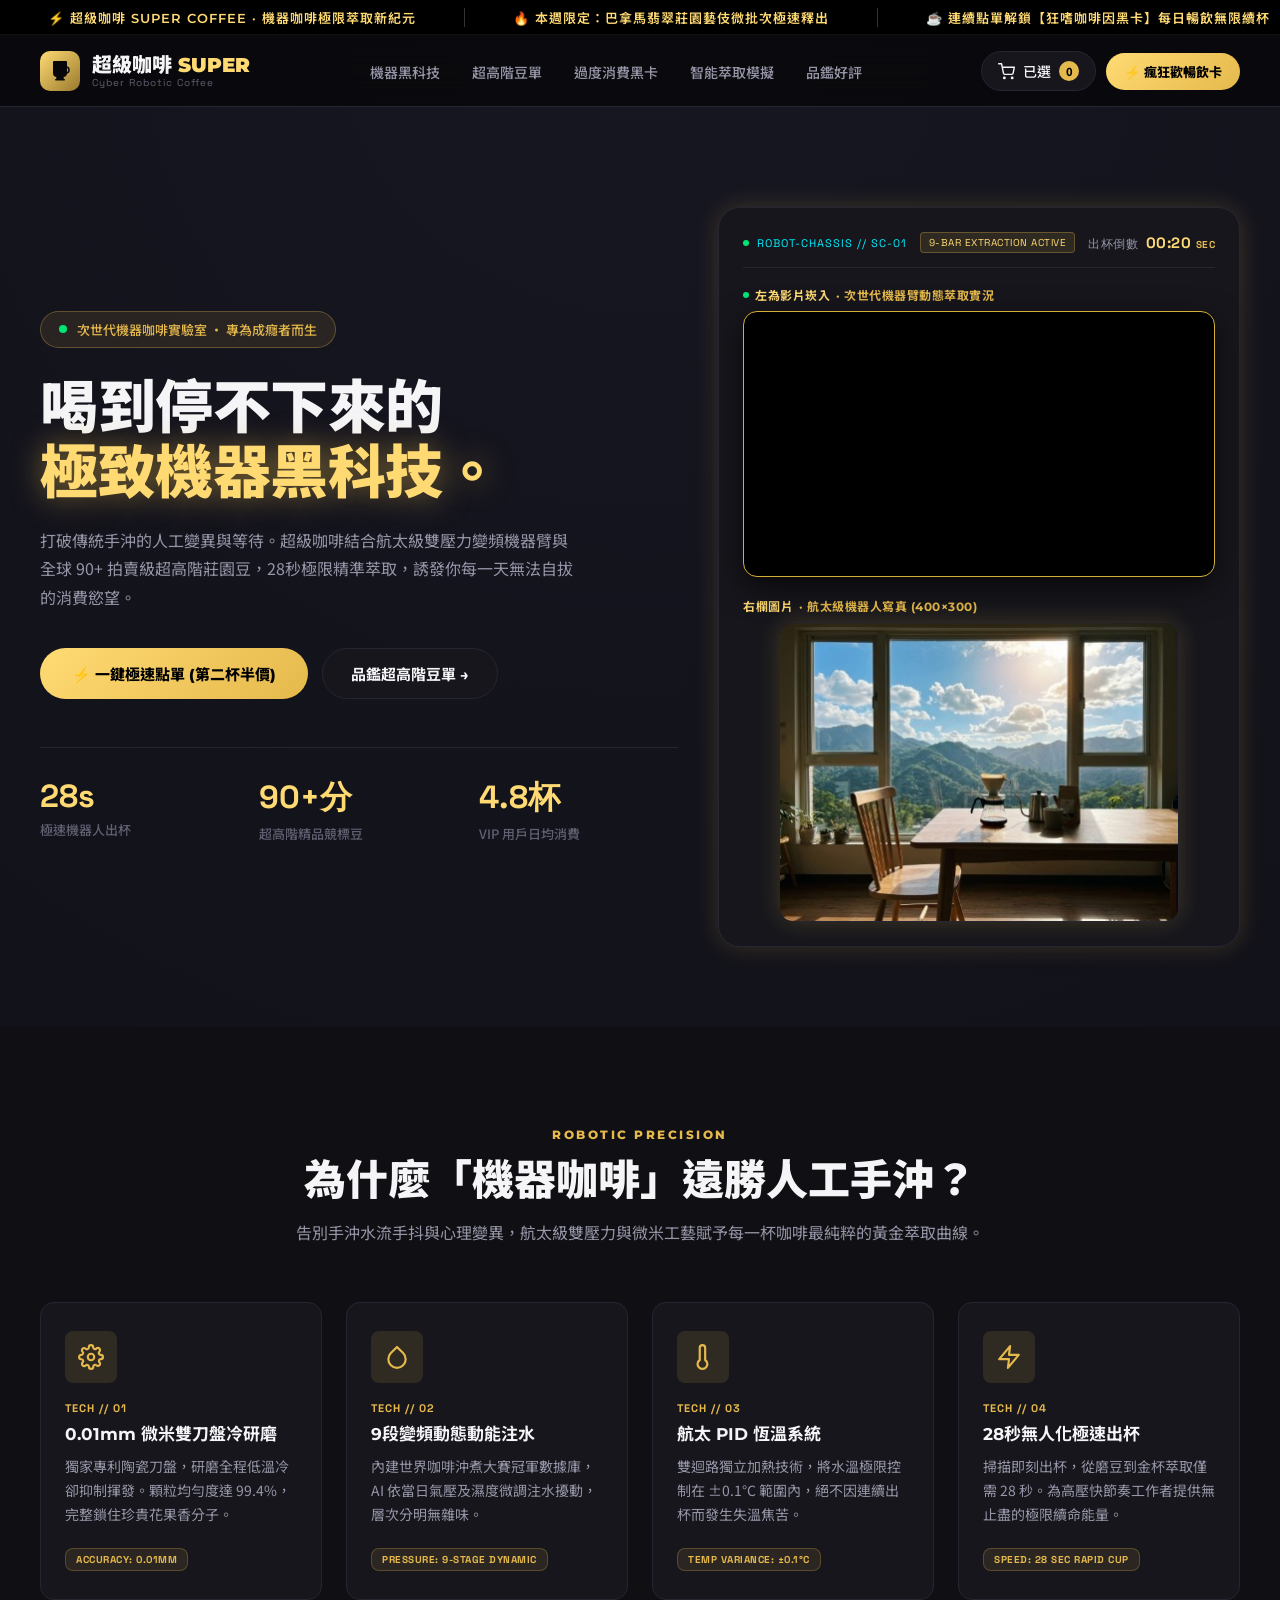
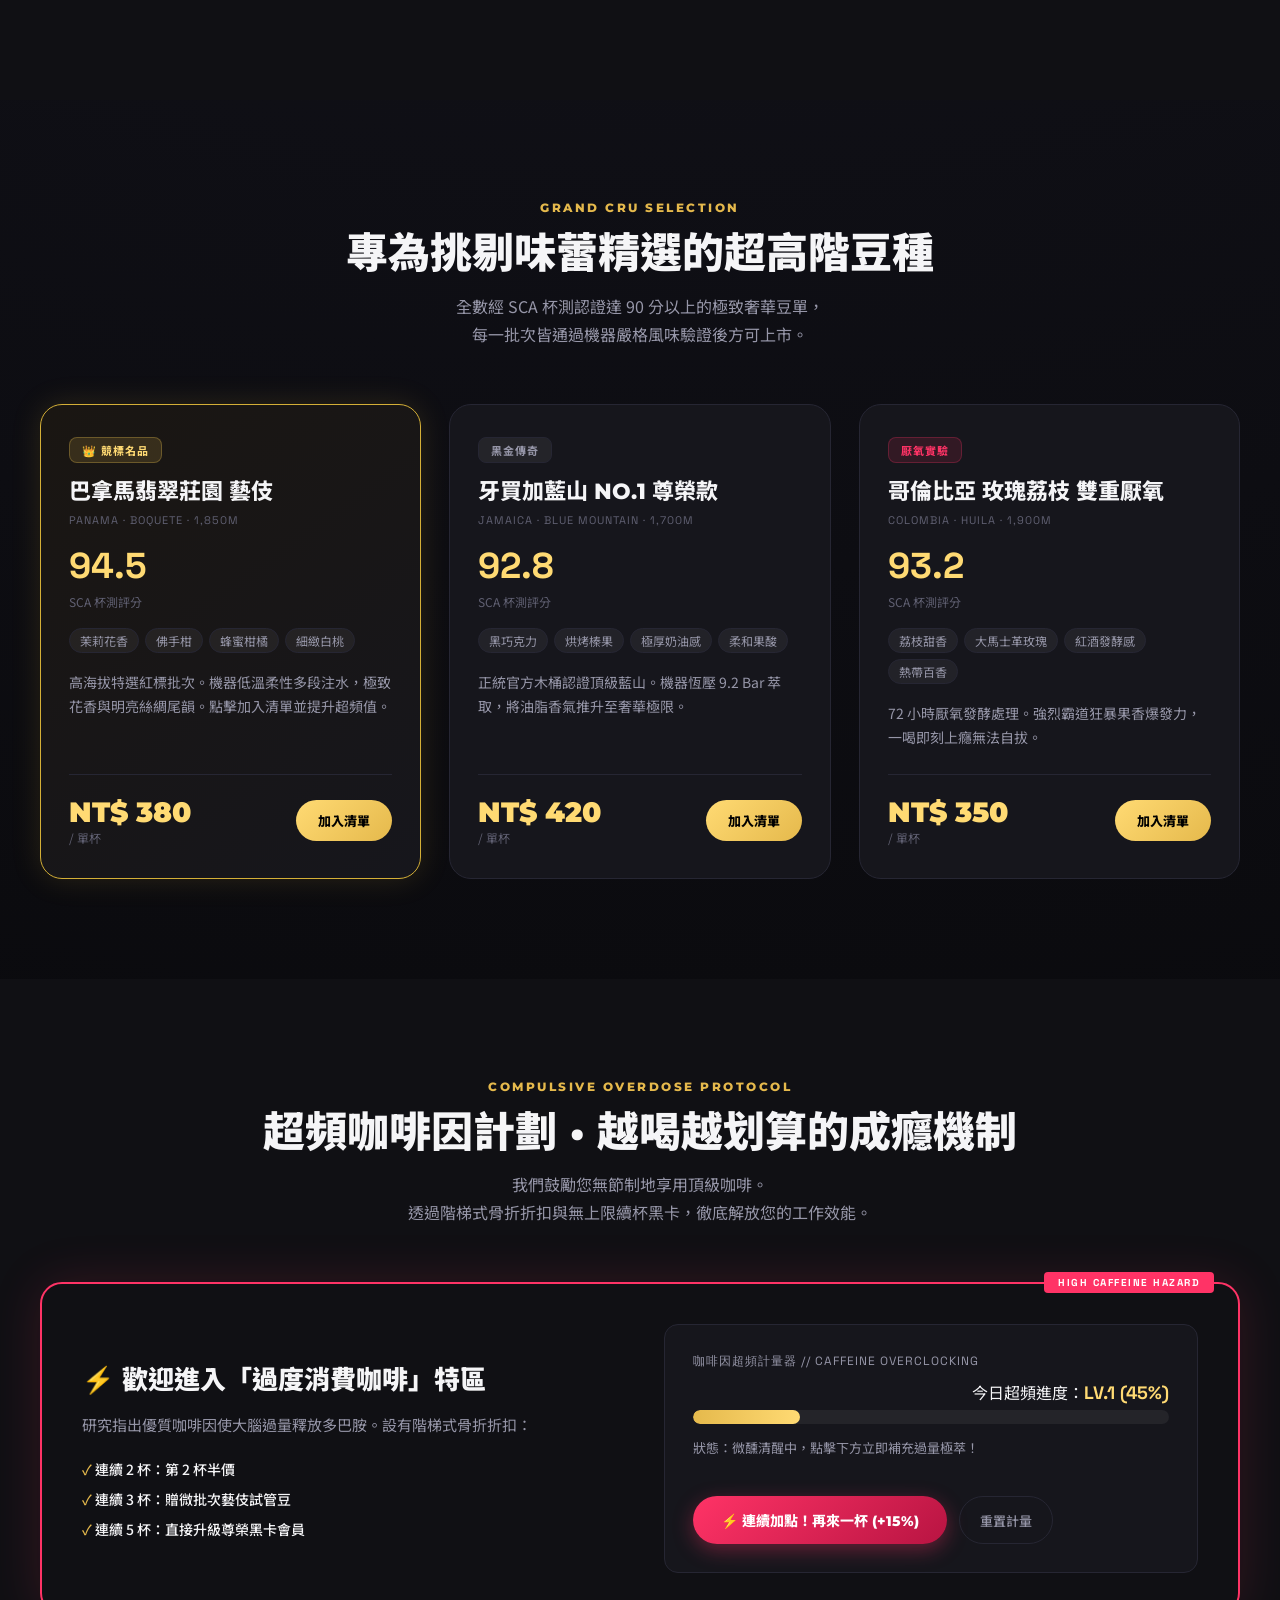
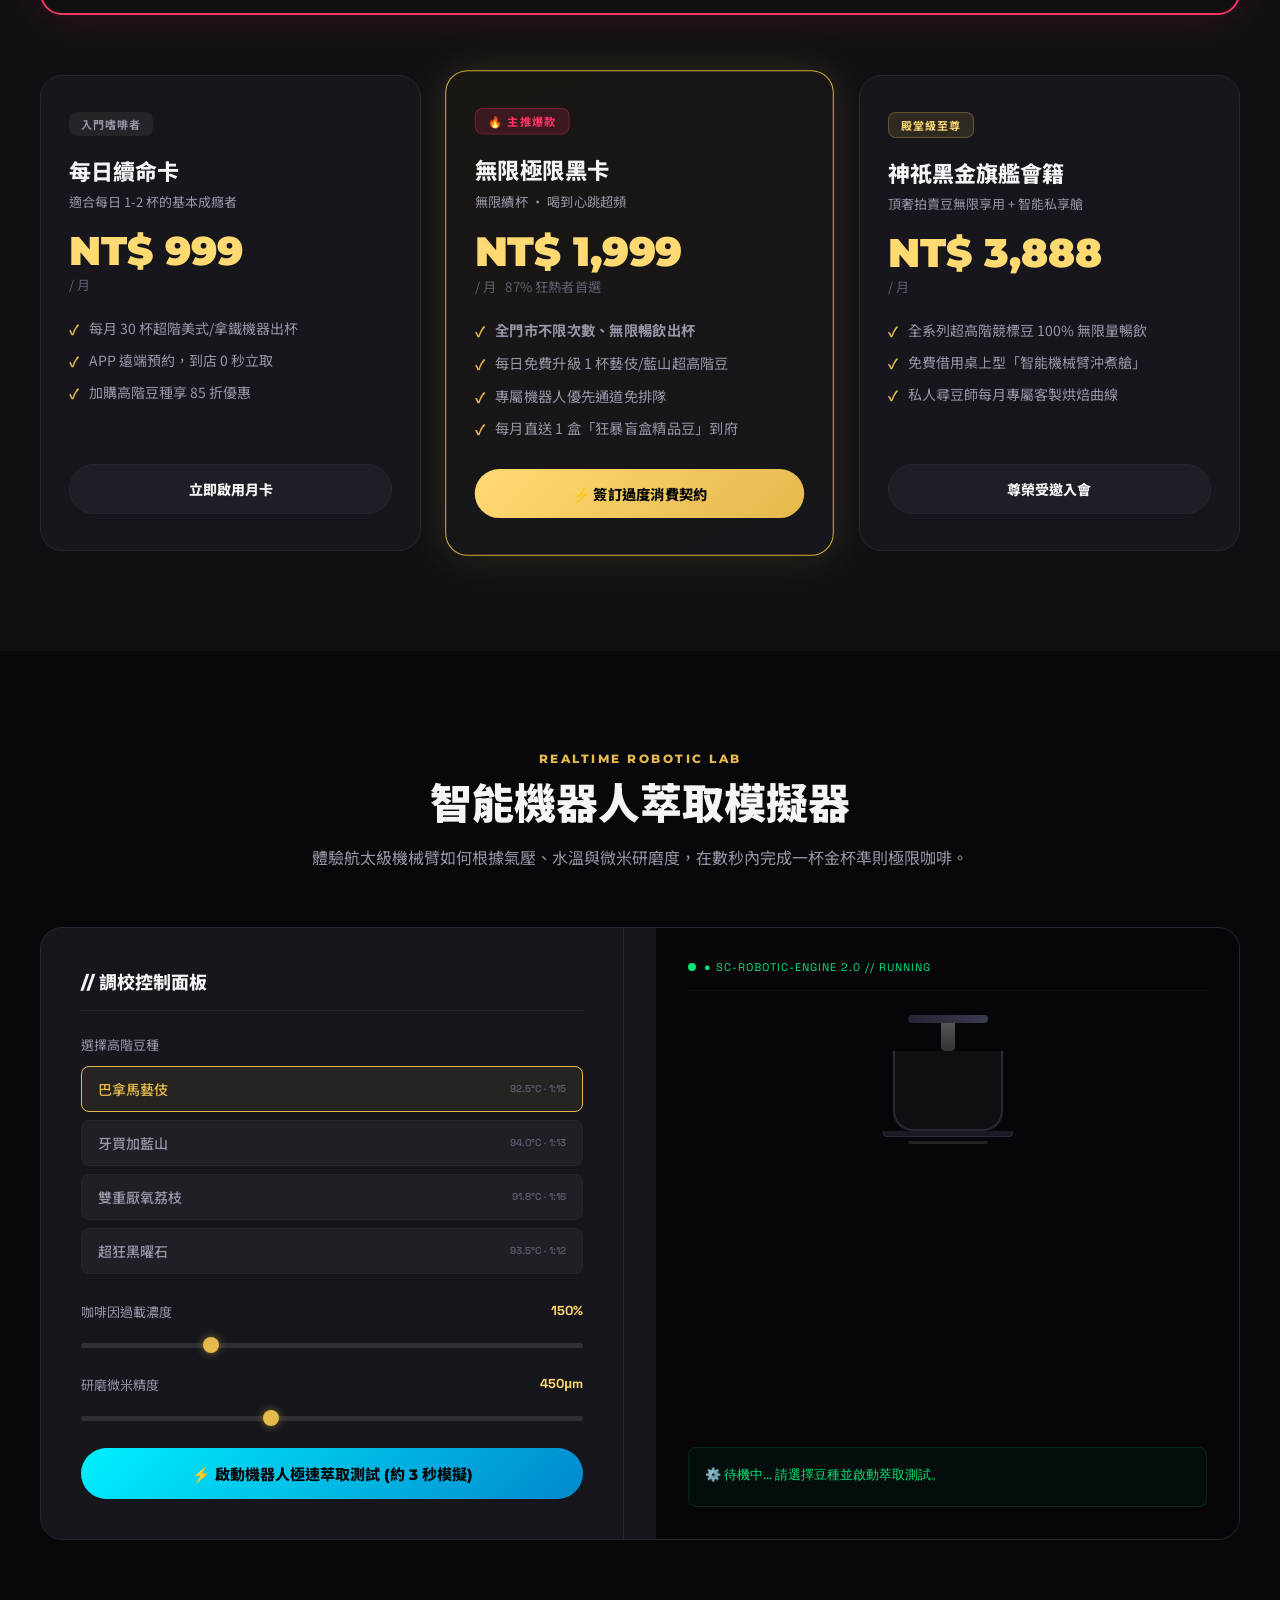
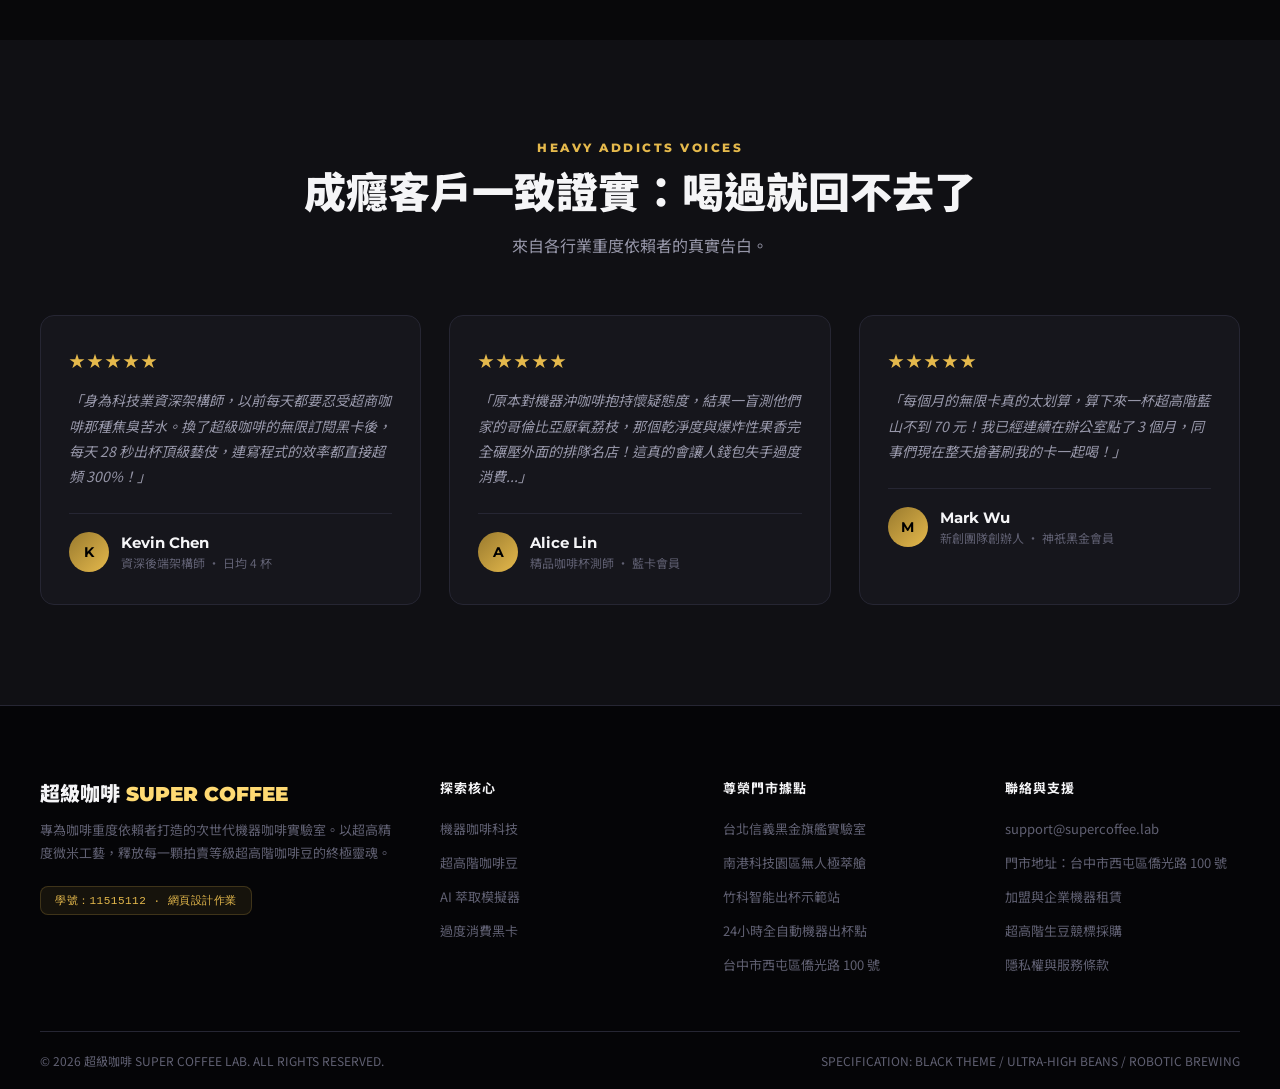
<file: onepage3/index.html>
<!DOCTYPE html>
<html lang="zh-Hant">
<head>
  <meta charset="UTF-8">
  <meta name="viewport" content="width=device-width, initial-scale=1.0">
  <title>超級咖啡 SUPER COFFEE ｜ 頂級機器咖啡 × 超高階豆種</title>
  <meta name="description" content="超級咖啡 SUPER COFFEE：專為重度咖啡愛好者打造的極致黑科技咖啡。航太級機器人極速精準萃取，嚴選超高階頂級豆種，讓您徹底沉溺於極限咖啡因狂潮。">
  <link rel="preconnect" href="https://fonts.googleapis.com">
  <link rel="preconnect" href="https://fonts.gstatic.com" crossorigin>
  <link href="https://fonts.googleapis.com/css2?family=Montserrat:ital,wght@0,300;0,500;0,700;0,900;1,900&family=Noto+Sans+TC:wght@300;400;500;700;900&family=Space+Grotesk:wght@500;700&display=swap" rel="stylesheet">
  <style>
    /* ================================
       0. CSS VARIABLES & RESET
    ================================ */
    :root {
      --bg-pitch:          #08080a;
      --bg-surface:        #101014;
      --bg-card:           #16161c;
      --bg-card-hover:     #1e1e26;
      --border-subtle:     #262633;
      --border-glow:       #d4af37;
      --accent-gold:       #e5b94c;
      --accent-gold-bright:#ffda73;
      --accent-gold-dim:   #997a2e;
      --accent-cyber-cyan: #00f0ff;
      --accent-red:        #ff3366;
      --text-main:         #f5f5f7;
      --text-muted:        #9696a8;
      --text-dim:          #606072;
      --radius-sm:         8px;
      --radius-md:         14px;
      --radius-lg:         22px;
      --shadow-glow:       0 0 25px rgba(229, 185, 76, 0.2);
      --shadow-neon:       0 0 35px rgba(0, 240, 255, 0.25);
      --font-heading:      'Montserrat', 'Noto Sans TC', sans-serif;
      --font-body:         'Noto Sans TC', sans-serif;
      --font-mono:         'Space Grotesk', monospace;
    }

    * { box-sizing: border-box; margin: 0; padding: 0; }

    html {
      scroll-behavior: smooth;
      background-color: var(--bg-pitch);
      color: var(--text-main);
    }

    /* Custom Scrollbar */
    ::-webkit-scrollbar { width: 8px; background: #09090b; }
    ::-webkit-scrollbar-thumb { background: #2b2b3a; border-radius: 4px; }
    ::-webkit-scrollbar-thumb:hover { background: var(--accent-gold); }

    body {
      font-family: var(--font-body);
      background: radial-gradient(circle at 50% 0%, #171722 0%, var(--bg-pitch) 55%);
      min-height: 100vh;
    }

    .container {
      width: min(1200px, calc(100% - 40px));
      margin: 0 auto;
    }

    /* ================================
       BUTTONS
    ================================ */
    .btn-primary {
      display: inline-flex;
      align-items: center;
      gap: 8px;
      background: linear-gradient(135deg, var(--accent-gold-bright) 0%, var(--accent-gold) 100%);
      color: #000;
      font-family: var(--font-heading);
      font-weight: 800;
      font-size: 15px;
      border: none;
      border-radius: 40px;
      padding: 15px 32px;
      cursor: pointer;
      transition: all 0.3s ease;
      text-decoration: none;
    }
    .btn-primary:hover {
      transform: translateY(-3px) scale(1.02);
      box-shadow: 0 12px 36px rgba(229, 185, 76, 0.55);
    }

    .btn-secondary {
      display: inline-flex;
      align-items: center;
      gap: 8px;
      background: var(--bg-card);
      color: var(--text-main);
      font-family: var(--font-heading);
      font-weight: 700;
      font-size: 15px;
      border: 1px solid var(--border-subtle);
      border-radius: 40px;
      padding: 14px 28px;
      cursor: pointer;
      transition: all 0.3s ease;
      text-decoration: none;
    }
    .btn-secondary:hover {
      background: #1e1e26;
      border-color: var(--accent-gold);
      color: #fff;
    }

    .btn-caffeine-surge, .btn-overdose-boost {
      display: inline-flex;
      align-items: center;
      gap: 8px;
      background: linear-gradient(135deg, #ff3366 0%, #b81442 100%);
      color: #fff;
      font-family: var(--font-heading);
      font-weight: 800;
      font-size: 14px;
      border: none;
      border-radius: 40px;
      padding: 14px 28px;
      cursor: pointer;
      transition: all 0.3s ease;
      box-shadow: 0 6px 20px rgba(255, 51, 102, 0.35);
    }
    .btn-caffeine-surge:hover, .btn-overdose-boost:hover {
      transform: translateY(-2px) scale(1.03);
      box-shadow: 0 12px 30px rgba(255, 51, 102, 0.55);
    }

    .btn-start-brew {
      display: inline-flex;
      align-items: center;
      gap: 8px;
      background: linear-gradient(135deg, #00f0ff 0%, #0088cc 100%);
      color: #000;
      font-family: var(--font-heading);
      font-weight: 800;
      font-size: 15px;
      border: none;
      border-radius: 40px;
      padding: 15px 32px;
      cursor: pointer;
      transition: all 0.3s ease;
      width: 100%;
      justify-content: center;
    }
    .btn-start-brew:hover {
      transform: translateY(-3px);
      box-shadow: var(--shadow-neon);
    }
    .btn-start-brew:disabled {
      opacity: 0.5;
      cursor: not-allowed;
      transform: none;
    }

    /* Eyebrow & Titles */
    .eyebrow {
      font-family: var(--font-heading);
      font-weight: 800;
      font-size: 12px;
      letter-spacing: 2.5px;
      text-transform: uppercase;
      color: var(--accent-gold);
      margin-bottom: 12px;
      display: block;
    }

    .section-title {
      font-family: var(--font-heading);
      font-weight: 900;
      font-size: clamp(28px, 3.8vw, 42px);
      line-height: 1.25;
      text-align: center;
      color: var(--text-main);
    }

    .section-subtitle {
      text-align: center;
      color: var(--text-muted);
      font-size: 16px;
      line-height: 1.75;
      margin-top: 12px;
    }

    .section-header {
      text-align: center;
      margin-bottom: 56px;
    }

    .glow-gold {
      color: var(--accent-gold-bright);
      text-shadow: 0 0 30px rgba(229, 185, 76, 0.5);
    }

    /* ================================
       1. TICKER BAR
    ================================ */
    .ticker-bar {
      background: #000;
      height: 35px;
      overflow: hidden;
      display: flex;
      align-items: center;
      border-bottom: 1px solid #111;
    }

    .ticker-content {
      display: flex;
      white-space: nowrap;
      animation: tickerRun 32s linear infinite;
      color: var(--accent-gold-bright);
      font-family: var(--font-heading);
      font-weight: 600;
      font-size: 13px;
      letter-spacing: 1px;
      gap: 0;
    }

    .ticker-item {
      padding: 0 48px;
      border-right: 1px solid #333;
    }

    @keyframes tickerRun {
      0%   { transform: translateX(0); }
      100% { transform: translateX(-50%); }
    }

    /* ================================
       2. STICKY HEADER
    ================================ */
    header {
      position: sticky;
      top: 0;
      z-index: 1000;
      background: rgba(8, 8, 10, 0.82);
      backdrop-filter: blur(16px);
      -webkit-backdrop-filter: blur(16px);
      border-bottom: 1px solid var(--border-subtle);
      height: 72px;
    }

    .nav-inner {
      display: flex;
      align-items: center;
      justify-content: space-between;
      height: 72px;
      gap: 20px;
    }

    /* Logo */
    .logo {
      display: flex;
      align-items: center;
      gap: 12px;
      text-decoration: none;
      flex-shrink: 0;
    }

    .logo-icon {
      width: 40px;
      height: 40px;
      border-radius: 10px;
      background: linear-gradient(135deg, var(--accent-gold-bright), var(--accent-gold-dim));
      display: flex;
      align-items: center;
      justify-content: center;
      flex-shrink: 0;
    }

    .logo-text .brand-main {
      font-family: var(--font-heading);
      font-weight: 900;
      font-size: 20px;
      color: var(--text-main);
      line-height: 1.1;
    }

    .logo-text .brand-main span {
      color: var(--accent-gold-bright);
    }

    .logo-text .brand-sub {
      font-family: var(--font-mono);
      font-size: 10px;
      color: var(--text-dim);
      letter-spacing: 1px;
    }

    /* Desktop Nav */
    .desktop-nav {
      display: flex;
      align-items: center;
      gap: 8px;
      list-style: none;
    }

    .desktop-nav a {
      color: var(--text-muted);
      text-decoration: none;
      font-family: var(--font-body);
      font-weight: 500;
      font-size: 14px;
      padding: 6px 12px;
      border-radius: 8px;
      transition: all 0.2s;
    }

    .desktop-nav a:hover {
      color: var(--text-main);
      background: rgba(255,255,255,0.06);
    }

    /* Nav Actions */
    .nav-actions {
      display: flex;
      align-items: center;
      gap: 10px;
      flex-shrink: 0;
    }

    .cart-trigger-btn {
      display: flex;
      align-items: center;
      gap: 8px;
      background: var(--bg-card);
      border: 1px solid var(--border-subtle);
      color: var(--text-main);
      font-family: var(--font-body);
      font-weight: 500;
      font-size: 14px;
      padding: 9px 16px;
      border-radius: 40px;
      cursor: pointer;
      transition: all 0.2s;
    }

    .cart-trigger-btn:hover {
      border-color: var(--accent-gold);
      color: var(--accent-gold);
    }

    .cart-badge {
      background: var(--accent-gold);
      color: #000;
      font-weight: 800;
      font-size: 11px;
      border-radius: 50%;
      width: 20px;
      height: 20px;
      display: inline-flex;
      align-items: center;
      justify-content: center;
    }

    .vip-button {
      background: linear-gradient(135deg, var(--accent-gold-bright), var(--accent-gold));
      color: #000;
      font-family: var(--font-heading);
      font-weight: 800;
      font-size: 13px;
      border: none;
      border-radius: 40px;
      padding: 9px 18px;
      cursor: pointer;
      transition: all 0.3s;
      text-decoration: none;
      display: inline-flex;
      align-items: center;
      gap: 4px;
    }

    .vip-button:hover {
      transform: translateY(-2px);
      box-shadow: var(--shadow-glow);
    }

    /* ================================
       3. HERO SECTION
    ================================ */
    .hero-section {
      padding: 100px 0 80px;
      position: relative;
      overflow: hidden;
    }

    .hero-grid {
      display: grid;
      grid-template-columns: 1.1fr 0.9fr;
      gap: 40px;
      align-items: center;
    }

    .hero-tag {
      display: inline-flex;
      align-items: center;
      gap: 10px;
      background: rgba(229, 185, 76, 0.1);
      border: 1px solid rgba(229, 185, 76, 0.3);
      border-radius: 40px;
      padding: 8px 18px;
      font-family: var(--font-body);
      font-size: 13px;
      font-weight: 500;
      color: var(--accent-gold);
      margin-bottom: 28px;
    }

    .pulse-dot {
      width: 8px;
      height: 8px;
      background: #00e676;
      border-radius: 50%;
      animation: pulseDot 1.5s ease-in-out infinite;
      flex-shrink: 0;
    }

    .pulse-dot-sm {
      width: 6px;
      height: 6px;
      background: #00e676;
      border-radius: 50%;
      animation: pulseDot 1.5s ease-in-out infinite;
      display: inline-block;
      flex-shrink: 0;
    }

    @keyframes pulseDot {
      0%, 100% { box-shadow: 0 0 0 0 rgba(0, 230, 118, 0.6); }
      50%       { box-shadow: 0 0 0 6px rgba(0, 230, 118, 0); }
    }

    .hero-h1 {
      font-family: var(--font-heading);
      font-weight: 900;
      font-size: clamp(38px, 5.2vw, 58px);
      line-height: 1.12;
      letter-spacing: -0.5px;
      color: var(--text-main);
      margin-bottom: 20px;
    }

    .hero-lead {
      color: var(--text-muted);
      font-size: 16px;
      line-height: 1.8;
      margin-bottom: 36px;
      max-width: 540px;
    }

    .hero-cta-group {
      display: flex;
      gap: 14px;
      flex-wrap: wrap;
      margin-bottom: 48px;
    }

    /* Hero Stats */
    .hero-stats {
      display: grid;
      grid-template-columns: repeat(3, 1fr);
      gap: 20px;
      border-top: 1px solid var(--border-subtle);
      padding-top: 28px;
    }

    .stat-item {
      display: flex;
      flex-direction: column;
      gap: 4px;
    }

    .stat-value {
      font-family: var(--font-mono);
      font-weight: 700;
      font-size: 32px;
      color: var(--accent-gold-bright);
    }

    .stat-label {
      font-size: 13px;
      color: var(--text-dim);
      font-weight: 500;
    }

    /* Hero Right - Dual Media Card */
    .hero-right {
      display: flex;
      justify-content: center;
      align-items: center;
    }

    .hero-media-card {
      width: 100%;
      background: var(--bg-card);
      border: 1px solid var(--border-subtle);
      border-radius: var(--radius-lg);
      padding: 24px;
      box-shadow: var(--shadow-glow);
      position: relative;
    }

    .machine-status-header {
      display: flex;
      justify-content: space-between;
      align-items: center;
      flex-wrap: wrap;
      gap: 10px;
      margin-bottom: 18px;
      padding-bottom: 14px;
      border-bottom: 1px solid var(--border-subtle);
    }

    .machine-id {
      display: flex;
      align-items: center;
      gap: 8px;
      font-family: var(--font-mono);
      font-size: 11px;
      color: var(--accent-cyber-cyan);
      letter-spacing: 1px;
    }

    .machine-state-badge {
      font-family: var(--font-mono);
      font-size: 10px;
      color: var(--accent-gold-bright);
      background: rgba(229, 185, 76, 0.12);
      border: 1px solid rgba(229, 185, 76, 0.3);
      border-radius: 4px;
      padding: 3px 8px;
      letter-spacing: 0.5px;
    }

    .hero-countdown-wrap {
      font-family: var(--font-mono);
      font-size: 12px;
      color: var(--text-muted);
      letter-spacing: 0.5px;
    }

    #heroCountdown {
      color: var(--accent-gold-bright);
      font-size: 15px;
      font-weight: 700;
      margin-left: 4px;
    }

    #heroCountdown span {
      font-size: 10px;
      color: var(--accent-gold);
    }

    .hero-media-stack {
      display: flex;
      flex-direction: column;
      gap: 20px;
      align-items: center;
    }

    .hero-video-box, .hero-img-box {
      width: 100%;
      display: flex;
      flex-direction: column;
      align-items: center;
    }

    .media-badge-tag {
      width: 100%;
      font-family: var(--font-heading);
      font-size: 12px;
      font-weight: 700;
      color: var(--accent-gold);
      margin-bottom: 8px;
      display: flex;
      align-items: center;
      gap: 6px;
      letter-spacing: 0.5px;
    }

    .media-badge-tag strong {
      color: var(--accent-gold-bright);
    }

    .video-container {
      position: relative;
      width: 100%;
      max-width: 560px;
      aspect-ratio: 16 / 9;
      background: #000;
      border-radius: var(--radius-md);
      overflow: hidden;
      border: 1px solid var(--border-glow);
      box-shadow: 0 10px 30px rgba(0, 0, 0, 0.6);
    }

    .video-container iframe {
      width: 100%;
      height: 100%;
      border: none;
      display: block;
    }

    .img-container {
      position: relative;
      width: 100%;
      display: flex;
      justify-content: center;
    }

    .img-container img {
      width: 400px;
      max-width: 100%;
      height: 300px;
      object-fit: cover;
      border-radius: var(--radius-md);
      border: 1px solid var(--border-subtle);
      box-shadow: var(--shadow-glow);
      display: block;
    }

    /* ================================
       4. MACHINE TECH SECTION
    ================================ */
    .machine-tech-section {
      padding: 100px 0;
      background: var(--bg-surface);
    }

    .tech-grid {
      display: grid;
      grid-template-columns: repeat(4, 1fr);
      gap: 24px;
    }

    .tech-card {
      background: var(--bg-card);
      border: 1px solid var(--border-subtle);
      border-radius: var(--radius-md);
      padding: 28px 24px;
      transition: all 0.3s ease;
      cursor: default;
    }

    .tech-card:hover {
      transform: translateY(-6px);
      border-color: var(--accent-gold);
      box-shadow: var(--shadow-glow);
    }

    .tech-card:hover .tech-icon-wrap {
      background: var(--accent-gold);
    }

    .tech-card:hover .tech-icon-wrap svg path,
    .tech-card:hover .tech-icon-wrap svg rect,
    .tech-card:hover .tech-icon-wrap svg circle {
      stroke: #000;
    }

    .tech-icon-wrap {
      width: 52px;
      height: 52px;
      border-radius: var(--radius-sm);
      background: rgba(229, 185, 76, 0.12);
      display: flex;
      align-items: center;
      justify-content: center;
      margin-bottom: 18px;
      transition: background 0.3s;
    }

    .tech-num {
      font-family: var(--font-mono);
      font-size: 11px;
      font-weight: 700;
      color: var(--accent-gold);
      letter-spacing: 1px;
      margin-bottom: 8px;
    }

    .tech-card h3 {
      font-family: var(--font-heading);
      font-weight: 700;
      font-size: 17px;
      color: var(--text-main);
      margin-bottom: 10px;
      line-height: 1.3;
    }

    .tech-card p {
      font-size: 14px;
      color: var(--text-muted);
      line-height: 1.7;
      margin-bottom: 18px;
    }

    .tech-spec-tag {
      display: inline-block;
      font-family: var(--font-mono);
      font-size: 10px;
      font-weight: 700;
      color: var(--accent-gold);
      background: rgba(229, 185, 76, 0.1);
      border: 1px solid rgba(229, 185, 76, 0.25);
      border-radius: var(--radius-sm);
      padding: 4px 10px;
      letter-spacing: 0.5px;
    }

    /* ================================
       5. BEANS SECTION
    ================================ */
    .beans-section {
      padding: 100px 0;
    }

    .beans-grid {
      display: grid;
      grid-template-columns: repeat(3, 1fr);
      gap: 28px;
    }

    .bean-card {
      background: var(--bg-card);
      border: 1px solid var(--border-subtle);
      border-radius: var(--radius-lg);
      padding: 32px 28px;
      transition: all 0.35s ease;
      display: flex;
      flex-direction: column;
    }

    .bean-card:hover {
      transform: translateY(-5px);
      box-shadow: var(--shadow-glow);
    }

    .bean-card.featured {
      border-color: var(--border-glow);
      background: linear-gradient(145deg, #1a1612, var(--bg-card));
      box-shadow: 0 0 30px rgba(212, 175, 55, 0.15);
    }

    .bean-badge {
      display: inline-block;
      font-family: var(--font-heading);
      font-weight: 700;
      font-size: 11px;
      letter-spacing: 1px;
      border-radius: var(--radius-sm);
      padding: 4px 12px;
      margin-bottom: 16px;
      align-self: flex-start;
    }

    .bean-badge.gold {
      background: rgba(229, 185, 76, 0.15);
      color: var(--accent-gold-bright);
      border: 1px solid rgba(229, 185, 76, 0.3);
    }

    .bean-badge.dark {
      background: rgba(255, 255, 255, 0.06);
      color: var(--text-muted);
      border: 1px solid var(--border-subtle);
    }

    .bean-badge.red {
      background: rgba(255, 51, 102, 0.12);
      color: var(--accent-red);
      border: 1px solid rgba(255, 51, 102, 0.25);
    }

    .bean-card h3 {
      font-family: var(--font-heading);
      font-weight: 800;
      font-size: 22px;
      color: var(--text-main);
      margin-bottom: 8px;
      line-height: 1.2;
    }

    .bean-origin {
      font-family: var(--font-mono);
      font-size: 11px;
      color: var(--text-dim);
      letter-spacing: 1px;
      margin-bottom: 16px;
    }

    .bean-score {
      font-family: var(--font-mono);
      font-weight: 700;
      font-size: 36px;
      color: var(--accent-gold-bright);
      margin-bottom: 4px;
    }

    .bean-score-label {
      font-size: 12px;
      color: var(--text-dim);
      margin-bottom: 18px;
    }

    .bean-flavors {
      display: flex;
      flex-wrap: wrap;
      gap: 6px;
      margin-bottom: 18px;
    }

    .flavor-tag {
      background: rgba(255,255,255,0.05);
      border: 1px solid var(--border-subtle);
      border-radius: 20px;
      font-size: 12px;
      color: var(--text-muted);
      padding: 3px 10px;
    }

    .bean-desc {
      font-size: 14px;
      color: var(--text-muted);
      line-height: 1.7;
      margin-bottom: 24px;
      flex: 1;
    }

    .bean-footer {
      display: flex;
      align-items: center;
      justify-content: space-between;
      border-top: 1px solid var(--border-subtle);
      padding-top: 20px;
      margin-top: auto;
    }

    .bean-price {
      font-family: var(--font-heading);
      font-weight: 900;
      font-size: 28px;
      color: var(--accent-gold-bright);
    }

    .bean-price-unit {
      font-size: 12px;
      color: var(--text-dim);
      font-weight: 400;
      display: block;
    }

    /* ================================
       6. OVERDOSE SECTION
    ================================ */
    .overdose-section {
      padding: 100px 0;
      background: var(--bg-surface);
    }

    .overdose-hero-box {
      border: 2px solid var(--accent-red);
      border-radius: var(--radius-lg);
      padding: 40px;
      box-shadow: 0 0 50px rgba(255, 51, 102, 0.15);
      margin-bottom: 60px;
      display: grid;
      grid-template-columns: 1fr 1fr;
      gap: 48px;
      align-items: center;
      position: relative;
    }

    .overdose-hazard-badge {
      position: absolute;
      top: -12px;
      right: 24px;
      background: var(--accent-red);
      color: #fff;
      font-family: var(--font-mono);
      font-weight: 700;
      font-size: 10px;
      letter-spacing: 1.5px;
      padding: 4px 14px;
      border-radius: 4px;
    }

    .overdose-left h3 {
      font-family: var(--font-heading);
      font-weight: 900;
      font-size: 26px;
      color: var(--text-main);
      margin-bottom: 16px;
    }

    .overdose-left p {
      font-size: 15px;
      color: var(--text-muted);
      line-height: 1.75;
      margin-bottom: 20px;
    }

    .overdose-perks {
      list-style: none;
      display: flex;
      flex-direction: column;
      gap: 10px;
    }

    .overdose-perks li {
      font-size: 14px;
      color: var(--text-main);
      font-weight: 500;
    }

    .overdose-perks li span {
      color: var(--accent-gold);
    }

    /* Meter */
    .meter-container {
      background: var(--bg-card);
      border: 1px solid var(--border-subtle);
      border-radius: var(--radius-md);
      padding: 28px;
    }

    .meter-header {
      display: flex;
      justify-content: space-between;
      align-items: center;
      margin-bottom: 10px;
    }

    .meter-label {
      font-family: var(--font-mono);
      font-size: 12px;
      color: var(--text-muted);
      letter-spacing: 1px;
    }

    #overdoseLevelText {
      font-family: var(--font-mono);
      font-weight: 700;
      font-size: 18px;
      color: var(--accent-gold-bright);
    }

    .progress-bar-track {
      height: 14px;
      background: rgba(255,255,255,0.06);
      border-radius: 99px;
      overflow: hidden;
      margin-bottom: 14px;
    }

    #overdoseBar {
      height: 100%;
      width: 22.5%;
      background: linear-gradient(90deg, var(--accent-gold), var(--accent-gold-bright));
      border-radius: 99px;
      transition: width 0.6s ease, background 0.6s ease;
    }

    #meterMsg {
      font-size: 13px;
      color: var(--text-muted);
      line-height: 1.6;
      margin-bottom: 20px;
      min-height: 38px;
    }

    .meter-buttons {
      display: flex;
      gap: 12px;
      flex-wrap: wrap;
    }

    .btn-reset {
      background: transparent;
      border: 1px solid var(--border-subtle);
      color: var(--text-muted);
      font-family: var(--font-body);
      font-weight: 500;
      font-size: 13px;
      border-radius: 40px;
      padding: 10px 20px;
      cursor: pointer;
      transition: all 0.2s;
    }
    .btn-reset:hover {
      border-color: var(--text-muted);
      color: var(--text-main);
    }

    /* Pricing Grid */
    .pricing-grid {
      display: grid;
      grid-template-columns: repeat(3, 1fr);
      gap: 28px;
    }

    .price-card {
      background: var(--bg-card);
      border: 1px solid var(--border-subtle);
      border-radius: var(--radius-lg);
      padding: 36px 28px;
      display: flex;
      flex-direction: column;
      transition: all 0.3s ease;
    }

    .price-card:hover {
      transform: translateY(-4px);
      box-shadow: var(--shadow-glow);
    }

    .price-card.featured {
      border-color: var(--border-glow);
      background: linear-gradient(160deg, #1a1612, var(--bg-card));
      box-shadow: 0 0 40px rgba(212, 175, 55, 0.18);
      transform: scale(1.02);
    }

    .price-card.featured:hover {
      transform: scale(1.02) translateY(-4px);
    }

    .price-badge {
      display: inline-block;
      font-family: var(--font-heading);
      font-size: 11px;
      font-weight: 700;
      letter-spacing: 1px;
      border-radius: var(--radius-sm);
      padding: 4px 12px;
      margin-bottom: 18px;
      align-self: flex-start;
    }

    .price-badge.normal { background: rgba(255,255,255,0.06); color: var(--text-muted); }
    .price-badge.hot { background: rgba(255, 51, 102, 0.15); color: var(--accent-red); border: 1px solid rgba(255,51,102,0.3); }
    .price-badge.vip { background: rgba(229,185,76,0.12); color: var(--accent-gold-bright); border: 1px solid rgba(229,185,76,0.3); }

    .price-card h3 {
      font-family: var(--font-heading);
      font-weight: 800;
      font-size: 22px;
      color: var(--text-main);
      margin-bottom: 6px;
    }

    .price-target {
      font-size: 13px;
      color: var(--text-muted);
      margin-bottom: 20px;
    }

    .price-amount {
      font-family: var(--font-heading);
      font-weight: 900;
      font-size: 40px;
      color: var(--accent-gold-bright);
      line-height: 1;
      margin-bottom: 4px;
    }

    .price-per {
      font-size: 13px;
      color: var(--text-dim);
      margin-bottom: 24px;
    }

    .price-perks {
      list-style: none;
      display: flex;
      flex-direction: column;
      gap: 10px;
      margin-bottom: 28px;
      flex: 1;
    }

    .price-perks li {
      display: flex;
      align-items: flex-start;
      gap: 10px;
      font-size: 14px;
      color: var(--text-muted);
      line-height: 1.5;
    }

    .price-perks li::before {
      content: '✓';
      color: var(--accent-gold);
      font-weight: 700;
      flex-shrink: 0;
      margin-top: 1px;
    }

    .btn-subscribe {
      display: flex;
      justify-content: center;
      align-items: center;
      background: linear-gradient(135deg, var(--accent-gold-bright), var(--accent-gold));
      color: #000;
      font-family: var(--font-heading);
      font-weight: 800;
      font-size: 14px;
      border: none;
      border-radius: 40px;
      padding: 14px 24px;
      cursor: pointer;
      transition: all 0.3s;
      width: 100%;
    }

    .btn-subscribe:hover {
      transform: translateY(-2px);
      box-shadow: var(--shadow-glow);
    }

    .btn-subscribe.secondary-sub {
      background: var(--bg-card-hover);
      color: var(--text-main);
      border: 1px solid var(--border-subtle);
    }

    .btn-subscribe.secondary-sub:hover {
      border-color: var(--accent-gold);
      color: var(--accent-gold);
    }

    /* ================================
       7. SIMULATOR SECTION
    ================================ */
    .simulator-section {
      padding: 100px 0;
    }

    .simulator-box {
      display: grid;
      grid-template-columns: 1fr 1fr;
      gap: 32px;
      background: var(--bg-card);
      border: 1px solid var(--border-subtle);
      border-radius: var(--radius-lg);
      overflow: hidden;
    }

    /* Controls */
    .simulator-controls {
      padding: 40px;
      border-right: 1px solid var(--border-subtle);
    }

    .sim-section-title {
      font-family: var(--font-heading);
      font-weight: 800;
      font-size: 18px;
      color: var(--text-main);
      margin-bottom: 24px;
      padding-bottom: 16px;
      border-bottom: 1px solid var(--border-subtle);
    }

    /* Bean Pills */
    #simBeanSelect {
      display: flex;
      flex-direction: column;
      gap: 8px;
      margin-bottom: 28px;
    }

    .bean-pill-btn {
      display: flex;
      justify-content: space-between;
      align-items: center;
      background: rgba(255,255,255,0.04);
      border: 1px solid var(--border-subtle);
      border-radius: var(--radius-sm);
      color: var(--text-muted);
      font-family: var(--font-body);
      font-weight: 500;
      font-size: 14px;
      padding: 12px 16px;
      cursor: pointer;
      transition: all 0.2s;
      text-align: left;
    }

    .bean-pill-btn.active {
      border-color: var(--accent-gold);
      color: var(--accent-gold);
      background: rgba(229, 185, 76, 0.08);
    }

    .bean-pill-btn:hover:not(.active) {
      border-color: #444;
      color: var(--text-main);
    }

    .bean-pill-meta {
      font-family: var(--font-mono);
      font-size: 10px;
      color: var(--text-dim);
    }

    /* Range Controls */
    .sim-control {
      margin-bottom: 22px;
    }

    .sim-control-label {
      display: flex;
      justify-content: space-between;
      font-size: 13px;
      color: var(--text-muted);
      margin-bottom: 8px;
    }

    .sim-val {
      font-family: var(--font-mono);
      color: var(--accent-gold-bright);
      font-weight: 700;
    }

    input[type="range"] {
      -webkit-appearance: none;
      appearance: none;
      width: 100%;
      height: 5px;
      border-radius: 99px;
      background: rgba(255,255,255,0.1);
      outline: none;
    }

    input[type="range"]::-webkit-slider-thumb {
      -webkit-appearance: none;
      appearance: none;
      width: 16px;
      height: 16px;
      border-radius: 50%;
      background: var(--accent-gold);
      cursor: pointer;
      box-shadow: 0 0 8px rgba(229,185,76,0.5);
    }

    /* Sim Screen */
    .sim-screen {
      padding: 32px;
      background: #05050a;
      display: flex;
      flex-direction: column;
    }

    .sim-status-bar {
      display: flex;
      align-items: center;
      gap: 8px;
      margin-bottom: 24px;
      padding-bottom: 16px;
      border-bottom: 1px solid #111;
    }

    .status-dot {
      width: 8px;
      height: 8px;
      border-radius: 50%;
      background: #00e676;
      animation: pulseDot 1.5s ease-in-out infinite;
      flex-shrink: 0;
    }

    .status-text {
      font-family: var(--font-mono);
      font-size: 11px;
      color: #00e676;
      letter-spacing: 1px;
    }

    /* Robotic Arm Visual */
    .robotic-arm-anim {
      display: flex;
      flex-direction: column;
      align-items: center;
      gap: 0;
      margin-bottom: 24px;
      flex: 1;
      min-height: 240px;
      position: relative;
    }

    .arm-nozzle {
      width: 14px;
      height: 28px;
      background: linear-gradient(180deg, #555, #333);
      border-radius: 0 0 4px 4px;
      margin: 0 auto;
    }

    /* Drip stream */
    .stream-drip {
      width: 4px;
      height: 0;
      background: linear-gradient(180deg, var(--accent-cyber-cyan), rgba(0,240,255,0.3));
      border-radius: 2px;
      margin: 0 auto;
      transition: height 0.5s ease;
      opacity: 0;
    }

    .stream-drip.pouring {
      height: 80px;
      opacity: 1;
      animation: dripPulse 0.4s ease-in-out infinite alternate;
    }

    @keyframes dripPulse {
      0%   { opacity: 0.7; width: 3px; }
      100% { opacity: 1; width: 5px; }
    }

    /* Brew Cup */
    .brew-liquid-cup {
      width: 110px;
      height: 80px;
      background: rgba(255,255,255,0.04);
      border: 2px solid #2a2a35;
      border-top: none;
      border-radius: 0 0 20px 20px;
      overflow: hidden;
      position: relative;
      margin: 0 auto;
    }

    .liquid-fill {
      position: absolute;
      bottom: 0;
      left: 0;
      width: 100%;
      height: 0%;
      background: linear-gradient(180deg, #a0622a, #3d1f0a);
      transition: height 1.5s ease;
      border-radius: 0 0 18px 18px;
    }

    /* Sim Readout */
    #simReadout {
      font-family: var(--font-mono);
      font-size: 13px;
      color: #00e676;
      line-height: 1.7;
      min-height: 60px;
      padding: 16px;
      background: rgba(0, 230, 118, 0.04);
      border: 1px solid rgba(0, 230, 118, 0.12);
      border-radius: var(--radius-sm);
      word-break: break-all;
    }

    /* ================================
       8. REVIEWS SECTION
    ================================ */
    .reviews-section {
      padding: 100px 0;
      background: var(--bg-surface);
    }

    .reviews-grid {
      display: grid;
      grid-template-columns: repeat(3, 1fr);
      gap: 28px;
    }

    .review-card {
      background: var(--bg-card);
      border: 1px solid var(--border-subtle);
      border-radius: var(--radius-md);
      padding: 32px 28px;
      transition: all 0.3s;
    }

    .review-card:hover {
      border-color: rgba(229,185,76,0.3);
      box-shadow: var(--shadow-glow);
    }

    .review-stars {
      color: var(--accent-gold);
      font-size: 16px;
      letter-spacing: 2px;
      margin-bottom: 16px;
    }

    .review-text {
      font-size: 14px;
      color: var(--text-muted);
      line-height: 1.8;
      margin-bottom: 24px;
      font-style: italic;
    }

    .reviewer-info {
      display: flex;
      align-items: center;
      gap: 12px;
      border-top: 1px solid var(--border-subtle);
      padding-top: 18px;
    }

    .reviewer-avatar {
      width: 40px;
      height: 40px;
      border-radius: 50%;
      background: linear-gradient(135deg, var(--accent-gold-dim), var(--accent-gold));
      display: flex;
      align-items: center;
      justify-content: center;
      font-family: var(--font-heading);
      font-weight: 700;
      font-size: 14px;
      color: #000;
      flex-shrink: 0;
    }

    .reviewer-name {
      font-family: var(--font-heading);
      font-weight: 700;
      font-size: 15px;
      color: var(--text-main);
    }

    .reviewer-role {
      font-size: 12px;
      color: var(--text-dim);
      margin-top: 2px;
    }

    /* ================================
       9. CART DRAWER
    ================================ */
    .cart-drawer-overlay {
      position: fixed;
      inset: 0;
      background: rgba(0, 0, 0, 0.75);
      backdrop-filter: blur(8px);
      z-index: 2000;
      opacity: 0;
      pointer-events: none;
      transition: opacity 0.35s ease;
    }

    .cart-drawer-overlay.open {
      opacity: 1;
      pointer-events: all;
    }

    .cart-drawer {
      position: fixed;
      top: 0;
      right: 0;
      width: min(440px, 100%);
      height: 100vh;
      background: var(--bg-card);
      border-left: 1px solid var(--border-subtle);
      z-index: 2100;
      transform: translateX(100%);
      transition: transform 0.4s cubic-bezier(0.4, 0, 0.2, 1);
      display: flex;
      flex-direction: column;
      overflow: hidden;
    }

    .cart-drawer.open {
      transform: translateX(0);
    }

    .cart-header {
      display: flex;
      justify-content: space-between;
      align-items: center;
      padding: 24px 28px;
      border-bottom: 1px solid var(--border-subtle);
    }

    .cart-header h2 {
      font-family: var(--font-heading);
      font-weight: 800;
      font-size: 20px;
      color: var(--text-main);
    }

    .cart-close-btn {
      background: var(--bg-surface);
      border: 1px solid var(--border-subtle);
      color: var(--text-muted);
      width: 36px;
      height: 36px;
      border-radius: 50%;
      cursor: pointer;
      font-size: 18px;
      display: flex;
      align-items: center;
      justify-content: center;
      transition: all 0.2s;
    }

    .cart-close-btn:hover {
      border-color: var(--accent-red);
      color: var(--accent-red);
    }

    .cart-overdose-perk {
      margin: 14px 20px;
      padding: 12px 16px;
      border: 1px dashed var(--accent-gold);
      border-radius: var(--radius-sm);
      font-size: 12px;
      color: var(--accent-gold);
      font-weight: 600;
      background: rgba(229,185,76,0.05);
    }

    .cart-body {
      flex: 1;
      overflow-y: auto;
      padding: 8px 20px;
    }

    .cart-empty-msg {
      text-align: center;
      color: var(--text-dim);
      font-size: 14px;
      padding: 40px 0;
    }

    .cart-item {
      display: flex;
      align-items: center;
      gap: 12px;
      padding: 14px 0;
      border-bottom: 1px solid rgba(255,255,255,0.04);
    }

    .cart-item-info {
      flex: 1;
    }

    .cart-item-title {
      font-size: 14px;
      font-weight: 600;
      color: var(--text-main);
      margin-bottom: 4px;
    }

    .cart-item-price {
      font-family: var(--font-mono);
      font-size: 13px;
      color: var(--accent-gold);
    }

    .qty-controls {
      display: flex;
      align-items: center;
      gap: 0;
      border: 1px solid var(--border-subtle);
      border-radius: var(--radius-sm);
      overflow: hidden;
    }

    .qty-btn {
      width: 30px;
      height: 30px;
      background: transparent;
      border: none;
      color: var(--text-main);
      font-size: 16px;
      cursor: pointer;
      transition: background 0.2s;
      display: flex;
      align-items: center;
      justify-content: center;
    }

    .qty-btn:hover { background: rgba(255,255,255,0.08); }

    .qty-num {
      min-width: 32px;
      text-align: center;
      font-family: var(--font-mono);
      font-size: 14px;
      font-weight: 700;
      color: var(--text-main);
    }

    .cart-footer {
      padding: 20px 24px;
      border-top: 1px solid var(--border-subtle);
      background: var(--bg-surface);
    }

    .cart-total-row {
      display: flex;
      justify-content: space-between;
      align-items: center;
      margin-bottom: 16px;
    }

    .cart-total-label {
      font-size: 13px;
      color: var(--text-muted);
    }

    #cartTotalText {
      font-family: var(--font-heading);
      font-weight: 900;
      font-size: 22px;
      color: var(--accent-gold-bright);
    }

    .btn-checkout {
      width: 100%;
      background: linear-gradient(135deg, var(--accent-gold-bright), var(--accent-gold));
      color: #000;
      border: none;
      border-radius: 40px;
      padding: 15px;
      font-family: var(--font-heading);
      font-weight: 800;
      font-size: 15px;
      cursor: pointer;
      transition: all 0.3s;
    }

    .btn-checkout:hover {
      transform: translateY(-2px);
      box-shadow: 0 12px 30px rgba(229,185,76,0.5);
    }

    /* ================================
       10. TOAST
    ================================ */
    .toast-popup {
      position: fixed;
      bottom: 24px;
      left: 50%;
      transform: translateX(-50%) translateY(100px);
      background: var(--bg-card);
      border: 1px solid var(--accent-gold);
      border-radius: 30px;
      padding: 14px 28px;
      font-family: var(--font-body);
      font-weight: 600;
      font-size: 14px;
      color: var(--text-main);
      z-index: 3000;
      box-shadow: var(--shadow-glow), 0 8px 32px rgba(0,0,0,0.5);
      opacity: 0;
      transition: opacity 0.35s ease, transform 0.35s ease;
      white-space: nowrap;
      pointer-events: none;
    }

    .toast-popup.visible {
      opacity: 1;
      transform: translateX(-50%) translateY(0);
    }

    /* ================================
       11. FOOTER
    ================================ */
    footer {
      background: #050507;
      border-top: 1px solid var(--border-subtle);
      padding: 72px 0 0;
    }

    .footer-grid {
      display: grid;
      grid-template-columns: 1.5fr 1fr 1fr 1fr;
      gap: 48px;
      padding-bottom: 56px;
    }

    .footer-brand-name {
      font-family: var(--font-heading);
      font-weight: 900;
      font-size: 20px;
      color: var(--text-main);
      margin-bottom: 12px;
    }

    .footer-brand-name span {
      color: var(--accent-gold-bright);
    }

    .footer-brand-desc {
      font-size: 13px;
      color: var(--text-dim);
      line-height: 1.75;
      margin-bottom: 20px;
    }

    .student-badge {
      display: inline-block;
      font-family: monospace;
      font-size: 11px;
      color: var(--accent-gold);
      background: rgba(229,185,76,0.08);
      border: 1px solid rgba(229,185,76,0.2);
      border-radius: var(--radius-sm);
      padding: 6px 14px;
      letter-spacing: 0.5px;
    }

    .footer-col h4 {
      font-family: var(--font-heading);
      font-weight: 700;
      font-size: 13px;
      color: var(--text-main);
      letter-spacing: 1px;
      text-transform: uppercase;
      margin-bottom: 18px;
    }

    .footer-col ul {
      list-style: none;
      display: flex;
      flex-direction: column;
      gap: 10px;
    }

    .footer-col ul li a {
      font-size: 13px;
      color: var(--text-dim);
      text-decoration: none;
      transition: color 0.2s;
    }

    .footer-col ul li a:hover {
      color: var(--accent-gold);
    }

    .footer-col ul li span {
      font-size: 13px;
      color: var(--text-dim);
    }

    .footer-bottom {
      border-top: 1px solid var(--border-subtle);
      padding: 20px 0;
      display: flex;
      justify-content: space-between;
      align-items: center;
    }

    .footer-bottom span {
      font-size: 12px;
      color: var(--text-dim);
    }

    /* ================================
       RESPONSIVE (RWD BREAKPOINTS)
    ================================ */
    @media (max-width: 992px) {
      .desktop-nav { display: none; }

      .hero-grid { grid-template-columns: 1fr; }
      .img-container img { width: 100%; max-width: 400px; height: auto; aspect-ratio: 4/3; }

      .tech-grid { grid-template-columns: repeat(2, 1fr); }
      .beans-grid { grid-template-columns: repeat(2, 1fr); }
      .pricing-grid { grid-template-columns: 1fr; max-width: 500px; margin: 0 auto; }
      .price-card.featured { transform: scale(1); }
      .price-card.featured:hover { transform: translateY(-4px); }

      .overdose-hero-box { grid-template-columns: 1fr; }

      .simulator-box { grid-template-columns: 1fr; }
      .simulator-controls { border-right: none; border-bottom: 1px solid var(--border-subtle); }

      .footer-grid { grid-template-columns: 1fr 1fr; }
    }

    @media (max-width: 600px) {
      .tech-grid { grid-template-columns: 1fr; }
      .beans-grid { grid-template-columns: 1fr; }
      .reviews-grid { grid-template-columns: 1fr; }
      .hero-stats { grid-template-columns: 1fr; gap: 15px; }
      .footer-grid { grid-template-columns: 1fr; }
      .footer-bottom { flex-direction: column; gap: 10px; text-align: center; }
      .hero-cta-group { flex-direction: column; }
      .btn-primary, .btn-secondary { width: 100%; justify-content: center; }
    }
  </style>
</head>
<body>

  <!-- ================================
       0. TICKER BAR
  ================================ -->
  <div class="ticker-bar">
    <div class="ticker-content">
      <span class="ticker-item">⚡ 超級咖啡 SUPER COFFEE · 機器咖啡極限萃取新紀元</span>
      <span class="ticker-item">🔥 本週限定：巴拿馬翡翠莊園藝伎微批次極速釋出</span>
      <span class="ticker-item">☕ 連續點單解鎖【狂嗜咖啡因黑卡】每日暢飲無限續杯</span>
      <span class="ticker-item">⚡ 航太級 AI 機器臂 28 秒精準溫控出杯，風味零失誤</span>
      <!-- seamless loop duplication -->
      <span class="ticker-item">⚡ 超級咖啡 SUPER COFFEE · 機器咖啡極限萃取新紀元</span>
      <span class="ticker-item">🔥 本週限定：巴拿馬翡翠莊園藝伎微批次極速釋出</span>
      <span class="ticker-item">☕ 連續點單解鎖【狂嗜咖啡因黑卡】每日暢飲無限續杯</span>
      <span class="ticker-item">⚡ 航太級 AI 機器臂 28 秒精準溫控出杯，風味零失誤</span>
    </div>
  </div>

  <!-- ================================
       1. STICKY HEADER
  ================================ -->
  <header>
    <div class="container nav-inner">
      <!-- Logo -->
      <a href="#hero" class="logo">
        <div class="logo-icon">
          <svg width="24" height="24" viewBox="0 0 24 24" fill="none" xmlns="http://www.w3.org/2000/svg">
            <path d="M6 2h12a1 1 0 0 1 1 1v1H5V3a1 1 0 0 1 1-1z" fill="#08080a"/>
            <path d="M5 4h14v10a4 4 0 0 1-4 4H9a4 4 0 0 1-4-4V4z" fill="#08080a"/>
            <path d="M17 8h1a3 3 0 0 1 0 6h-1" stroke="#08080a" stroke-width="1.5" stroke-linecap="round"/>
            <path d="M9 10 Q10 8 11 10 Q12 12 13 10 Q14 8 15 10" stroke="#08080a" stroke-width="1.5" fill="none" stroke-linecap="round"/>
            <rect x="8" y="18" width="8" height="2" rx="1" fill="#08080a"/>
            <rect x="7" y="20" width="10" height="1.5" rx="0.75" fill="#08080a"/>
          </svg>
        </div>
        <div class="logo-text">
          <div class="brand-main">超級咖啡 <span>SUPER</span></div>
          <div class="brand-sub">Cyber Robotic Coffee</div>
        </div>
      </a>

      <!-- Desktop Nav -->
      <nav>
        <ul class="desktop-nav">
          <li><a href="#machine">機器黑科技</a></li>
          <li><a href="#beans">超高階豆單</a></li>
          <li><a href="#overdose">過度消費黑卡</a></li>
          <li><a href="#simulator">智能萃取模擬</a></li>
          <li><a href="#reviews">品鑑好評</a></li>
        </ul>
      </nav>

      <!-- Nav Actions -->
      <div class="nav-actions">
        <button class="cart-trigger-btn" id="cartOpenBtn" onclick="openCart()">
          <svg width="17" height="17" viewBox="0 0 24 24" fill="none" stroke="currentColor" stroke-width="2" stroke-linecap="round" stroke-linejoin="round">
            <circle cx="9" cy="21" r="1"></circle>
            <circle cx="20" cy="21" r="1"></circle>
            <path d="M1 1h4l2.68 13.39a2 2 0 0 0 2 1.61h9.72a2 2 0 0 0 2-1.61L23 6H6"></path>
          </svg>
          已選 <span class="cart-badge" id="cartCount">0</span>
        </button>
        <a href="#overdose" class="vip-button">
          ⚡ 瘋狂歡暢飲卡
        </a>
      </div>
    </div>
  </header>

  <!-- ================================
       2. HERO SECTION
  ================================ -->
  <section class="hero-section" id="hero">
    <div class="container">
      <div class="hero-grid">
        <!-- Left Column -->
        <div class="hero-left">
          <div class="hero-tag">
            <span class="pulse-dot"></span>
            次世代機器咖啡實驗室 · 專為成癮者而生
          </div>
          <h1 class="hero-h1">
            喝到停不下來的<br>
            <span class="glow-gold">極致機器黑科技。</span>
          </h1>
          <p class="hero-lead">
            打破傳統手沖的人工變異與等待。超級咖啡結合航太級雙壓力變頻機器臂與全球 90+ 拍賣級超高階莊園豆，28秒極限精準萃取，誘發你每一天無法自拔的消費慾望。
          </p>
          <div class="hero-cta-group">
            <button class="btn-primary" onclick="quickAddHeroCoffee()">
              ⚡ 一鍵極速點單 (第二杯半價)
            </button>
            <a href="#beans" class="btn-secondary">
              品鑑超高階豆單 →
            </a>
          </div>
          <!-- Stats -->
          <div class="hero-stats">
            <div class="stat-item">
              <span class="stat-value">28s</span>
              <span class="stat-label">極速機器人出杯</span>
            </div>
            <div class="stat-item">
              <span class="stat-value">90+分</span>
              <span class="stat-label">超高階精品競標豆</span>
            </div>
            <div class="stat-item">
              <span class="stat-value">4.8杯</span>
              <span class="stat-label">VIP 用戶日均消費</span>
            </div>
          </div>
        </div>

        <!-- Right Column: Media Display -->
        <div class="hero-right">
          <div class="hero-media-card">
            <!-- Machine Status Header -->
            <div class="machine-status-header">
              <div class="machine-id">
                <span class="pulse-dot-sm"></span>
                <span>ROBOT-CHASSIS // SC-01</span>
              </div>
              <span class="machine-state-badge">9-BAR EXTRACTION ACTIVE</span>
              <div class="hero-countdown-wrap">
                出杯倒數 <strong id="heroCountdown">00:28 <span>SEC</span></strong>
              </div>
            </div>

            <!-- Media Stack: Video Embed & Image -->
            <div class="hero-media-stack">
              <!-- 左為影片崁入 -->
              <div class="hero-video-box">
                <div class="media-badge-tag">
                  <span class="pulse-dot-sm"></span>
                  <strong>左為影片崁入</strong> · 次世代機器臂動態萃取實況
                </div>
                <div class="video-container">
                  <iframe width="560" height="315" src="https://www.youtube.com/embed/hMOYa4EBntI" title="超級咖啡次世代機器萃取" frameborder="0" allow="accelerometer; autoplay; clipboard-write; encrypted-media; gyroscope; picture-in-picture; web-share" allowfullscreen></iframe>
                </div>
              </div>

              <!-- 右欄圖片 -->
              <div class="hero-img-box">
                <div class="media-badge-tag">
                  <strong>右欄圖片</strong> · 航太級機器人寫真 (400×300)
                </div>
                <div class="img-container">
                  <img src="images/hero.jpg" alt="超級咖啡機器人萃取" width="400" height="300" loading="eager"
                    onerror="this.onerror=null; this.style.display='none'; this.parentElement.querySelector('.hero-img-fallback').style.display='flex';">
                  <div class="hero-img-fallback" style="display:none; width:400px; height:300px; background:linear-gradient(135deg,#16161c,#1e1e2e); border-radius:14px; border:1px solid #262633; align-items:center; justify-content:center; flex-direction:column; gap:12px; box-shadow:0 0 25px rgba(229,185,76,0.2);">
                    <svg width="72" height="72" viewBox="0 0 72 72" fill="none" xmlns="http://www.w3.org/2000/svg">
                      <rect x="8" y="14" width="56" height="44" rx="8" fill="#1e1e2e" stroke="#e5b94c" stroke-width="1.5"/>
                      <ellipse cx="36" cy="34" rx="10" ry="13" fill="#16161c" stroke="#e5b94c" stroke-width="1.5"/>
                      <path d="M26 34 Q28 26 36 26 Q44 26 46 34" stroke="#ffda73" stroke-width="1.5" fill="none" stroke-linecap="round"/>
                      <path d="M30 45 Q33 50 36 50 Q39 50 42 45" stroke="#e5b94c" stroke-width="1.5" fill="none" stroke-linecap="round"/>
                      <circle cx="36" cy="34" r="3" fill="#e5b94c"/>
                      <line x1="36" y1="14" x2="36" y2="20" stroke="#ffda73" stroke-width="2" stroke-linecap="round"/>
                      <line x1="36" y1="48" x2="36" y2="58" stroke="#e5b94c" stroke-width="2" stroke-linecap="round"/>
                      <line x1="16" y1="34" x2="22" y2="34" stroke="#e5b94c" stroke-width="2" stroke-linecap="round"/>
                      <line x1="50" y1="34" x2="56" y2="34" stroke="#e5b94c" stroke-width="2" stroke-linecap="round"/>
                      <ellipse cx="36" cy="58" rx="6" ry="2" fill="#e5b94c" opacity="0.4"/>
                    </svg>
                    <span style="font-family:'Space Grotesk',monospace; font-size:11px; color:#606072; letter-spacing:1px;">ROBOTIC COFFEE SYSTEM v2.0</span>
                    <span style="font-family:'Noto Sans TC',sans-serif; font-size:13px; color:#9696a8;">航太級機器人萃取系統</span>
                  </div>
                </div>
              </div>
            </div>
          </div>
        </div>
      </div>
    </div>
  </section>

  <!-- ================================
       3. MACHINE TECH SECTION
  ================================ -->
  <section class="machine-tech-section" id="machine">
    <div class="container">
      <div class="section-header">
        <span class="eyebrow">ROBOTIC PRECISION</span>
        <h2 class="section-title">為什麼「機器咖啡」遠勝人工手沖？</h2>
        <p class="section-subtitle">告別手沖水流手抖與心理變異，航太級雙壓力與微米工藝賦予每一杯咖啡最純粹的黃金萃取曲線。</p>
      </div>

      <div class="tech-grid">
        <!-- Tech 1 -->
        <div class="tech-card">
          <div class="tech-icon-wrap">
            <svg width="26" height="26" viewBox="0 0 24 24" fill="none" stroke="#e5b94c" stroke-width="2" stroke-linecap="round" stroke-linejoin="round">
              <circle cx="12" cy="12" r="3"></circle>
              <path d="M19.4 15a1.65 1.65 0 0 0 .33 1.82l.06.06a2 2 0 0 1 0 2.83 2 2 0 0 1-2.83 0l-.06-.06a1.65 1.65 0 0 0-1.82-.33 1.65 1.65 0 0 0-1 1.51V21a2 2 0 0 1-2 2 2 2 0 0 1-2-2v-.09A1.65 1.65 0 0 0 9 19.4a1.65 1.65 0 0 0-1.82.33l-.06.06a2 2 0 0 1-2.83 0 2 2 0 0 1 0-2.83l.06-.06a1.65 1.65 0 0 0 .33-1.82 1.65 1.65 0 0 0-1.51-1H3a2 2 0 0 1-2-2 2 2 0 0 1 2-2h.09A1.65 1.65 0 0 0 4.6 9a1.65 1.65 0 0 0-.33-1.82l-.06-.06a2 2 0 0 1 0-2.83 2 2 0 0 1 2.83 0l.06.06a1.65 1.65 0 0 0 1.82.33H9a1.65 1.65 0 0 0 1-1.51V3a2 2 0 0 1 2-2 2 2 0 0 1 2 2v.09a1.65 1.65 0 0 0 1 1.51 1.65 1.65 0 0 0 1.82-.33l.06-.06a2 2 0 0 1 2.83 0 2 2 0 0 1 0 2.83l-.06.06a1.65 1.65 0 0 0-.33 1.82V9a1.65 1.65 0 0 0 1.51 1H21a2 2 0 0 1 2 2 2 2 0 0 1-2 2h-.09a1.65 1.65 0 0 0-1.51 1z"></path>
            </svg>
          </div>
          <div class="tech-num">TECH // 01</div>
          <h3>0.01mm 微米雙刀盤冷研磨</h3>
          <p>獨家專利陶瓷刀盤，研磨全程低溫冷卻抑制揮發。顆粒均勻度達 99.4%，完整鎖住珍貴花果香分子。</p>
          <span class="tech-spec-tag">ACCURACY: 0.01MM</span>
        </div>

        <!-- Tech 2 -->
        <div class="tech-card">
          <div class="tech-icon-wrap">
            <svg width="26" height="26" viewBox="0 0 24 24" fill="none" stroke="#e5b94c" stroke-width="2" stroke-linecap="round" stroke-linejoin="round">
              <path d="M12 2.69l5.66 5.66a8 8 0 1 1-11.31 0z"></path>
            </svg>
          </div>
          <div class="tech-num">TECH // 02</div>
          <h3>9段變頻動態動能注水</h3>
          <p>內建世界咖啡沖煮大賽冠軍數據庫，AI 依當日氣壓及濕度微調注水擾動，層次分明無雜味。</p>
          <span class="tech-spec-tag">PRESSURE: 9-STAGE DYNAMIC</span>
        </div>

        <!-- Tech 3 -->
        <div class="tech-card">
          <div class="tech-icon-wrap">
            <svg width="26" height="26" viewBox="0 0 24 24" fill="none" stroke="#e5b94c" stroke-width="2" stroke-linecap="round" stroke-linejoin="round">
              <path d="M14 14.76V3.5a2.5 2.5 0 0 0-5 0v11.26a4.5 4.5 0 1 0 5 0z"></path>
            </svg>
          </div>
          <div class="tech-num">TECH // 03</div>
          <h3>航太 PID 恆溫系統</h3>
          <p>雙迴路獨立加熱技術，將水溫極限控制在 ±0.1°C 範圍內，絕不因連續出杯而發生失溫焦苦。</p>
          <span class="tech-spec-tag">TEMP VARIANCE: ±0.1°C</span>
        </div>

        <!-- Tech 4 -->
        <div class="tech-card">
          <div class="tech-icon-wrap">
            <svg width="26" height="26" viewBox="0 0 24 24" fill="none" stroke="#e5b94c" stroke-width="2" stroke-linecap="round" stroke-linejoin="round">
              <polygon points="13 2 3 14 12 14 11 22 21 10 12 10 13 2"></polygon>
            </svg>
          </div>
          <div class="tech-num">TECH // 04</div>
          <h3>28秒無人化極速出杯</h3>
          <p>掃描即刻出杯，從磨豆到金杯萃取僅需 28 秒。為高壓快節奏工作者提供無止盡的極限續命能量。</p>
          <span class="tech-spec-tag">SPEED: 28 SEC RAPID CUP</span>
        </div>
      </div>
    </div>
  </section>

  <!-- ================================
       4. BEANS SECTION
  ================================ -->
  <section class="beans-section" id="beans">
    <div class="container">
      <div class="section-header">
        <span class="eyebrow">GRAND CRU SELECTION</span>
        <h2 class="section-title">專為挑剔味蕾精選的超高階豆種</h2>
        <p class="section-subtitle">全數經 SCA 杯測認證達 90 分以上的極致奢華豆單，<br>每一批次皆通過機器嚴格風味驗證後方可上市。</p>
      </div>

      <div class="beans-grid">
        <!-- Bean 1: Featured -->
        <div class="bean-card featured">
          <span class="bean-badge gold">👑 競標名品</span>
          <h3>巴拿馬翡翠莊園 藝伎</h3>
          <div class="bean-origin">PANAMA · BOQUETE · 1,850M</div>
          <div class="bean-score">94.5</div>
          <div class="bean-score-label">SCA 杯測評分</div>
          <div class="bean-flavors">
            <span class="flavor-tag">茉莉花香</span>
            <span class="flavor-tag">佛手柑</span>
            <span class="flavor-tag">蜂蜜柑橘</span>
            <span class="flavor-tag">細緻白桃</span>
          </div>
          <p class="bean-desc">高海拔特選紅標批次。機器低溫柔性多段注水，極致花香與明亮絲綢尾韻。點擊加入清單並提升超頻值。</p>
          <div class="bean-footer">
            <div>
              <div class="bean-price">NT$ 380</div>
              <span class="bean-price-unit">/ 單杯</span>
            </div>
            <button class="btn-primary" onclick="addToCart('巴拿馬翡翠莊園 藝伎', 380)" style="padding: 11px 22px; font-size: 13px;">
              加入清單
            </button>
          </div>
        </div>

        <!-- Bean 2 -->
        <div class="bean-card">
          <span class="bean-badge dark">黑金傳奇</span>
          <h3>牙買加藍山 NO.1 尊榮款</h3>
          <div class="bean-origin">JAMAICA · BLUE MOUNTAIN · 1,700M</div>
          <div class="bean-score">92.8</div>
          <div class="bean-score-label">SCA 杯測評分</div>
          <div class="bean-flavors">
            <span class="flavor-tag">黑巧克力</span>
            <span class="flavor-tag">烘烤榛果</span>
            <span class="flavor-tag">極厚奶油感</span>
            <span class="flavor-tag">柔和果酸</span>
          </div>
          <p class="bean-desc">正統官方木桶認證頂級藍山。機器恆壓 9.2 Bar 萃取，將油脂香氣推升至奢華極限。</p>
          <div class="bean-footer">
            <div>
              <div class="bean-price">NT$ 420</div>
              <span class="bean-price-unit">/ 單杯</span>
            </div>
            <button class="btn-primary" onclick="addToCart('牙買加藍山 NO.1 尊榮款', 420)" style="padding: 11px 22px; font-size: 13px;">
              加入清單
            </button>
          </div>
        </div>

        <!-- Bean 3 -->
        <div class="bean-card">
          <span class="bean-badge red">厭氧實驗</span>
          <h3>哥倫比亞 玫瑰荔枝 雙重厭氧</h3>
          <div class="bean-origin">COLOMBIA · HUILA · 1,900M</div>
          <div class="bean-score">93.2</div>
          <div class="bean-score-label">SCA 杯測評分</div>
          <div class="bean-flavors">
            <span class="flavor-tag">荔枝甜香</span>
            <span class="flavor-tag">大馬士革玫瑰</span>
            <span class="flavor-tag">紅酒發酵感</span>
            <span class="flavor-tag">熱帶百香</span>
          </div>
          <p class="bean-desc">72 小時厭氧發酵處理。強烈霸道狂暴果香爆發力，一喝即刻上癮無法自拔。</p>
          <div class="bean-footer">
            <div>
              <div class="bean-price">NT$ 350</div>
              <span class="bean-price-unit">/ 單杯</span>
            </div>
            <button class="btn-primary" onclick="addToCart('哥倫比亞 玫瑰荔枝 雙重厭氧', 350)" style="padding: 11px 22px; font-size: 13px;">
              加入清單
            </button>
          </div>
        </div>
      </div>
    </div>
  </section>

  <!-- ================================
       5. OVERDOSE SECTION
  ================================ -->
  <section class="overdose-section" id="overdose">
    <div class="container">
      <div class="section-header">
        <span class="eyebrow">COMPULSIVE OVERDOSE PROTOCOL</span>
        <h2 class="section-title">超頻咖啡因計劃 · 越喝越划算的成癮機制</h2>
        <p class="section-subtitle">我們鼓勵您無節制地享用頂級咖啡。<br>透過階梯式骨折折扣與無上限續杯黑卡，徹底解放您的工作效能。</p>
      </div>

      <!-- Caffeine Meter -->
      <div class="overdose-hero-box">
        <span class="overdose-hazard-badge">HIGH CAFFEINE HAZARD</span>

        <div class="overdose-left">
          <h3>⚡ 歡迎進入「過度消費咖啡」特區</h3>
          <p>研究指出優質咖啡因使大腦過量釋放多巴胺。設有階梯式骨折折扣：</p>
          <ul class="overdose-perks">
            <li><span>✓</span> 連續 2 杯：第 2 杯半價</li>
            <li><span>✓</span> 連續 3 杯：贈微批次藝伎試管豆</li>
            <li><span>✓</span> 連續 5 杯：直接升級尊榮黑卡會員</li>
          </ul>
        </div>

        <div class="meter-container">
          <div class="meter-header">
            <span class="meter-label">咖啡因超頻計量器 // CAFFEINE OVERCLOCKING</span>
          </div>
          <div style="text-align: right; margin-bottom: 6px;">
            今日超頻進度：<span id="overdoseLevelText">LV.1 (45%)</span>
          </div>
          <div class="progress-bar-track">
            <div id="overdoseBar"></div>
          </div>
          <p id="meterMsg">狀態：微醺清醒中，點擊下方立即補充過量極萃！</p>
          <div class="meter-buttons">
            <button class="btn-caffeine-surge" onclick="boostCaffeineMeter(15)">
              ⚡ 連續加點！再來一杯 (+15%)
            </button>
            <button class="btn-reset" onclick="resetCaffeineMeter()">重置計量</button>
          </div>
        </div>
      </div>

      <!-- Pricing Grid -->
      <div class="pricing-grid">
        <!-- Plan 1 -->
        <div class="price-card">
          <span class="price-badge normal">入門嗜啡者</span>
          <h3>每日續命卡</h3>
          <p class="price-target">適合每日 1-2 杯的基本成癮者</p>
          <div class="price-amount">NT$ 999</div>
          <div class="price-per">/ 月</div>
          <ul class="price-perks">
            <li>每月 30 杯超階美式/拿鐵機器出杯</li>
            <li>APP 遠端預約，到店 0 秒立取</li>
            <li>加購高階豆種享 85 折優惠</li>
          </ul>
          <button class="btn-subscribe secondary-sub" onclick="subscribePlan('每日續命卡', 999)">
            立即啟用月卡
          </button>
        </div>

        <!-- Plan 2 Featured -->
        <div class="price-card featured">
          <span class="price-badge hot">🔥 主推爆款</span>
          <h3>無限極限黑卡</h3>
          <p class="price-target">無限續杯 · 喝到心跳超頻</p>
          <div class="price-amount">NT$ 1,999</div>
          <div class="price-per">/ 月 &nbsp; 87% 狂熱者首選</div>
          <ul class="price-perks">
            <li><strong>全門市不限次數、無限暢飲出杯</strong></li>
            <li>每日免費升級 1 杯藝伎/藍山超高階豆</li>
            <li>專屬機器人優先通道免排隊</li>
            <li>每月直送 1 盒「狂暴盲盒精品豆」到府</li>
          </ul>
          <button class="btn-subscribe" onclick="subscribePlan('無限極限黑卡', 1999)">
            ⚡ 簽訂過度消費契約
          </button>
        </div>

        <!-- Plan 3 -->
        <div class="price-card">
          <span class="price-badge vip">殿堂級至尊</span>
          <h3>神祇黑金旗艦會籍</h3>
          <p class="price-target">頂奢拍賣豆無限享用 + 智能私享艙</p>
          <div class="price-amount">NT$ 3,888</div>
          <div class="price-per">/ 月</div>
          <ul class="price-perks">
            <li>全系列超高階競標豆 100% 無限量暢飲</li>
            <li>免費借用桌上型「智能機械臂沖煮艙」</li>
            <li>私人尋豆師每月專屬客製烘焙曲線</li>
          </ul>
          <button class="btn-subscribe secondary-sub" onclick="subscribePlan('神祇黑金旗艦會籍', 3888)">
            尊榮受邀入會
          </button>
        </div>
      </div>
    </div>
  </section>

  <!-- ================================
       6. SIMULATOR SECTION
  ================================ -->
  <section class="simulator-section" id="simulator">
    <div class="container">
      <div class="section-header">
        <span class="eyebrow">REALTIME ROBOTIC LAB</span>
        <h2 class="section-title">智能機器人萃取模擬器</h2>
        <p class="section-subtitle">體驗航太級機械臂如何根據氣壓、水溫與微米研磨度，在數秒內完成一杯金杯準則極限咖啡。</p>
      </div>

      <div class="simulator-box">
        <!-- Controls -->
        <div class="simulator-controls">
          <div class="sim-section-title">// 調校控制面板</div>

          <!-- Bean Select -->
          <div style="margin-bottom: 24px;">
            <div style="font-size: 13px; color: var(--text-muted); margin-bottom: 12px;">選擇高階豆種</div>
            <div id="simBeanSelect">
              <button class="bean-pill-btn active" data-temp="92.5" data-ratio="1:15" onclick="selectBean(this, '巴拿馬藝伎')">
                巴拿馬藝伎
                <span class="bean-pill-meta">92.5°C · 1:15</span>
              </button>
              <button class="bean-pill-btn" data-temp="94.0" data-ratio="1:13" onclick="selectBean(this, '牙買加藍山')">
                牙買加藍山
                <span class="bean-pill-meta">94.0°C · 1:13</span>
              </button>
              <button class="bean-pill-btn" data-temp="91.8" data-ratio="1:16" onclick="selectBean(this, '雙重厭氧荔枝')">
                雙重厭氧荔枝
                <span class="bean-pill-meta">91.8°C · 1:16</span>
              </button>
              <button class="bean-pill-btn" data-temp="93.5" data-ratio="1:12" onclick="selectBean(this, '超狂黑曜石')">
                超狂黑曜石
                <span class="bean-pill-meta">93.5°C · 1:12</span>
              </button>
            </div>
          </div>

          <!-- Intensity Slider -->
          <div class="sim-control">
            <label class="sim-control-label" for="simIntensity">
              咖啡因過載濃度
              <span class="sim-val" id="simIntensityVal">150%</span>
            </label>
            <input type="range" id="simIntensity" min="100" max="300" step="25" value="150"
              oninput="updateIntensity(this.value)">
          </div>

          <!-- Grind Slider -->
          <div class="sim-control">
            <label class="sim-control-label" for="simGrind">
              研磨微米精度
              <span class="sim-val" id="simGrindVal">450μm</span>
            </label>
            <input type="range" id="simGrind" min="300" max="700" step="50" value="450"
              oninput="updateGrind(this.value)">
          </div>

          <button class="btn-start-brew" id="brewBtn" onclick="startBrew()">
            ⚡ 啟動機器人極速萃取測試 (約 3 秒模擬)
          </button>
        </div>

        <!-- Screen -->
        <div class="sim-screen">
          <div class="sim-status-bar">
            <div class="status-dot"></div>
            <span class="status-text">● SC-ROBOTIC-ENGINE 2.0 // RUNNING</span>
          </div>

          <!-- Robotic Arm Visual -->
          <div class="robotic-arm-anim">
            <!-- Arm -->
            <div style="display:flex; flex-direction:column; align-items:center; margin-bottom:0;">
              <div style="width:80px; height:8px; background:linear-gradient(90deg,#252535,#3a3a50); border-radius:4px; margin-bottom:0;"></div>
              <div class="arm-nozzle"></div>
            </div>
            <!-- Drip -->
            <div class="stream-drip" id="streamDrip"></div>
            <!-- Cup -->
            <div class="brew-liquid-cup">
              <div class="liquid-fill" id="liquidFill"></div>
            </div>
            <!-- Cup base -->
            <div style="width:130px; height:6px; background:#1a1a24; border-radius:0 0 4px 4px; margin-top:0; border:1px solid #2a2a38; border-top:none;"></div>
            <div style="width:80px; height:3px; background:#222; border-radius:2px; margin-top:4px;"></div>
          </div>

          <!-- Readout -->
          <div id="simReadout">⚙️ 待機中... 請選擇豆種並啟動萃取測試。</div>
        </div>
      </div>
    </div>
  </section>

  <!-- ================================
       7. REVIEWS SECTION
  ================================ -->
  <section class="reviews-section" id="reviews">
    <div class="container">
      <div class="section-header">
        <span class="eyebrow">HEAVY ADDICTS VOICES</span>
        <h2 class="section-title">成癮客戶一致證實：喝過就回不去了</h2>
        <p class="section-subtitle">來自各行業重度依賴者的真實告白。</p>
      </div>

      <div class="reviews-grid">
        <!-- Review 1 -->
        <div class="review-card">
          <div class="review-stars">★★★★★</div>
          <p class="review-text">「身為科技業資深架構師，以前每天都要忍受超商咖啡那種焦臭苦水。換了超級咖啡的無限訂閱黑卡後，每天 28 秒出杯頂級藝伎，連寫程式的效率都直接超頻 300%！」</p>
          <div class="reviewer-info">
            <div class="reviewer-avatar">K</div>
            <div>
              <div class="reviewer-name">Kevin Chen</div>
              <div class="reviewer-role">資深後端架構師 · 日均 4 杯</div>
            </div>
          </div>
        </div>

        <!-- Review 2 -->
        <div class="review-card">
          <div class="review-stars">★★★★★</div>
          <p class="review-text">「原本對機器沖咖啡抱持懷疑態度，結果一盲測他們家的哥倫比亞厭氧荔枝，那個乾淨度與爆炸性果香完全碾壓外面的排隊名店！這真的會讓人錢包失手過度消費...」</p>
          <div class="reviewer-info">
            <div class="reviewer-avatar">A</div>
            <div>
              <div class="reviewer-name">Alice Lin</div>
              <div class="reviewer-role">精品咖啡杯測師 · 藍卡會員</div>
            </div>
          </div>
        </div>

        <!-- Review 3 -->
        <div class="review-card">
          <div class="review-stars">★★★★★</div>
          <p class="review-text">「每個月的無限卡真的太划算，算下來一杯超高階藍山不到 70 元！我已經連續在辦公室點了 3 個月，同事們現在整天搶著刷我的卡一起喝！」</p>
          <div class="reviewer-info">
            <div class="reviewer-avatar">M</div>
            <div>
              <div class="reviewer-name">Mark Wu</div>
              <div class="reviewer-role">新創團隊創辦人 · 神祇黑金會員</div>
            </div>
          </div>
        </div>
      </div>
    </div>
  </section>

  <!-- ================================
       8. CART DRAWER
  ================================ -->
  <div class="cart-drawer-overlay" id="cartOverlay" onclick="closeCart()"></div>

  <div class="cart-drawer" id="cartDrawer">
    <div class="cart-header">
      <h2>🛒 已選購物清單</h2>
      <button class="cart-close-btn" onclick="closeCart()">✕</button>
    </div>

    <div class="cart-overdose-perk">
      ⚡ 超度消費加碼：已滿額贈送「超高階藝伎冷萃試管 1 入」！
    </div>

    <div class="cart-body">
      <div id="cartItemsList">
        <div class="cart-empty-msg">清單目前為空，立即點擊上方豆單加購！</div>
      </div>
    </div>

    <div class="cart-footer">
      <div class="cart-total-row">
        <span class="cart-total-label">小計 (含極萃黑科技服務費)：</span>
        <span id="cartTotalText">NT$ 0</span>
      </div>
      <button class="btn-checkout" onclick="checkout()">⚡ 立即過度結帳 (極速機器出單)</button>
    </div>
  </div>

  <!-- ================================
       9. TOAST
  ================================ -->
  <div class="toast-popup" id="toastPopup"></div>

  <!-- ================================
       10. FOOTER
  ================================ -->
  <footer>
    <div class="container">
      <div class="footer-grid">
        <!-- Col 1: Brand -->
        <div>
          <div class="footer-brand-name">超級咖啡 <span>SUPER COFFEE</span></div>
          <p class="footer-brand-desc">專為咖啡重度依賴者打造的次世代機器咖啡實驗室。以超高精度微米工藝，釋放每一顆拍賣等級超高階咖啡豆的終極靈魂。</p>
          <div class="student-badge">學號：11515112 · 網頁設計作業</div>
        </div>

        <!-- Col 2: Links -->
        <div class="footer-col">
          <h4>探索核心</h4>
          <ul>
            <li><a href="#machine">機器咖啡科技</a></li>
            <li><a href="#beans">超高階咖啡豆</a></li>
            <li><a href="#simulator">AI 萃取模擬器</a></li>
            <li><a href="#overdose">過度消費黑卡</a></li>
          </ul>
        </div>

        <!-- Col 3: Locations -->
        <div class="footer-col">
          <h4>尊榮門市據點</h4>
          <ul>
            <li><span>台北信義黑金旗艦實驗室</span></li>
            <li><span>南港科技園區無人極萃艙</span></li>
            <li><span>竹科智能出杯示範站</span></li>
            <li><span>24小時全自動機器出杯點</span></li>
            <li><a href="https://www.google.com/maps/search/?api=1&query=僑光科技大學" target="_blank" rel="noopener noreferrer">台中市西屯區僑光路 100 號</a></li>
          </ul>
        </div>

        <!-- Col 4: Support -->
        <div class="footer-col">
          <h4>聯絡與支援</h4>
          <ul>
            <li><a href="mailto:support@supercoffee.lab">support@supercoffee.lab</a></li>
            <li><a href="https://www.google.com/maps/search/?api=1&query=僑光科技大學" target="_blank" rel="noopener noreferrer">門市地址：台中市西屯區僑光路 100 號</a></li>
            <li><a href="#">加盟與企業機器租賃</a></li>
            <li><a href="#">超高階生豆競標採購</a></li>
            <li><a href="#">隱私權與服務條款</a></li>
          </ul>
        </div>
      </div>

      <!-- Footer Bottom -->
      <div class="footer-bottom">
        <span>© 2026 超級咖啡 SUPER COFFEE LAB. ALL RIGHTS RESERVED.</span>
        <span>SPECIFICATION: BLACK THEME / ULTRA-HIGH BEANS / ROBOTIC BREWING</span>
      </div>
    </div>
  </footer>

  <!-- ================================
       JAVASCRIPT ENGINE
  ================================ -->
  <script>
    /* ================================
       CART STATE
    ================================ */
    const cart = [];

    function addToCart(title, price) {
      const existing = cart.find(item => item.title === title);
      if (existing) {
        existing.qty += 1;
      } else {
        cart.push({ title, price, qty: 1 });
      }
      updateCartUI();
      showToast(`⚡ 已加入：${title}！咖啡因狂潮啟動！`);
      boostCaffeineMeter(10);
    }

    function changeQty(index, delta) {
      if (!cart[index]) return;
      cart[index].qty += delta;
      if (cart[index].qty <= 0) {
        cart.splice(index, 1);
      }
      updateCartUI();
    }

    function updateCartUI() {
      const countEl = document.getElementById('cartCount');
      const listEl  = document.getElementById('cartItemsList');
      const totalEl = document.getElementById('cartTotalText');

      const totalItems = cart.reduce((sum, item) => sum + item.qty, 0);
      const totalPrice = cart.reduce((sum, item) => sum + (item.price * item.qty), 0);

      countEl.textContent = totalItems;
      totalEl.textContent = `NT$ ${totalPrice.toLocaleString()}`;

      if (cart.length === 0) {
        listEl.innerHTML = '<div class="cart-empty-msg">清單目前為空，立即點擊上方豆單加購！</div>';
      } else {
        listEl.innerHTML = cart.map((item, i) => `
          <div class="cart-item">
            <div class="cart-item-info">
              <div class="cart-item-title">${item.title}</div>
              <div class="cart-item-price">NT$ ${item.price.toLocaleString()} × ${item.qty}</div>
            </div>
            <div class="qty-controls">
              <button class="qty-btn" onclick="changeQty(${i}, -1)">−</button>
              <span class="qty-num">${item.qty}</span>
              <button class="qty-btn" onclick="changeQty(${i}, 1)">+</button>
            </div>
          </div>
        `).join('');
      }
    }

    function openCart() {
      document.getElementById('cartDrawer').classList.add('open');
      document.getElementById('cartOverlay').classList.add('open');
    }

    function closeCart() {
      document.getElementById('cartDrawer').classList.remove('open');
      document.getElementById('cartOverlay').classList.remove('open');
    }

    function checkout() {
      if (cart.length === 0) {
        alert('購物車是空的！請先加購豆單。');
        return;
      }
      const total = cart.reduce((sum, item) => sum + (item.price * item.qty), 0);
      alert(`✅ 訂單已送出！\n總計：NT$ ${total.toLocaleString()}\n感謝您的極度過度消費！機器正在極速出單中⚡`);
      cart.length = 0;
      updateCartUI();
      closeCart();
    }

    /* ================================
       HERO QUICK ADD
    ================================ */
    function quickAddHeroCoffee() {
      addToCart('熱銷雙杯組（第二杯半價）', 320);
      openCart();
    }

    /* ================================
       CAFFEINE METER
    ================================ */
    let caffeineLevel = 45;

    function boostCaffeineMeter(amount = 15) {
      caffeineLevel = Math.min(250, caffeineLevel + amount);
      const bar  = document.getElementById('overdoseBar');
      const text = document.getElementById('overdoseLevelText');
      const msg  = document.getElementById('meterMsg');

      bar.style.width = Math.min(100, (caffeineLevel / 2)) + '%';
      text.textContent = `LV.${Math.floor(caffeineLevel / 25)} (${caffeineLevel}%)`;

      if (caffeineLevel >= 200) {
        bar.style.background = 'linear-gradient(90deg, #ff0055, #ffcc00)';
        msg.innerHTML = '🚨 <strong style="color:#ff3366;">已達極度超頻狀態！</strong> 解鎖隱藏版「藝伎黑金特權」全品項半價！';
        showToast('🚨 超頻爆表！解鎖「藝伎黑金特權」全品項半價！');
      } else if (caffeineLevel >= 120) {
        bar.style.background = 'linear-gradient(90deg, var(--accent-gold), var(--accent-gold-bright))';
        msg.innerHTML = '🔥 <strong style="color:#ff9900;">咖啡因極速飆升！</strong> 恭喜解鎖「買三送一連續狂飲券」！';
        showToast('🔥 解鎖「買三送一連續狂飲券」！');
      } else {
        bar.style.background = 'linear-gradient(90deg, var(--accent-gold), var(--accent-gold-bright))';
        msg.textContent = '狀態：微醺清醒中，點擊下方立即補充過量極萃！';
      }
    }

    function resetCaffeineMeter() {
      caffeineLevel = 0;
      const bar  = document.getElementById('overdoseBar');
      const text = document.getElementById('overdoseLevelText');
      const msg  = document.getElementById('meterMsg');
      bar.style.width = '0%';
      bar.style.background = 'linear-gradient(90deg, var(--accent-gold), var(--accent-gold-bright))';
      text.textContent = 'LV.0 (0%)';
      msg.textContent = '狀態：微醺清醒中，點擊下方立即補充過量極萃！';
      showToast('計量器已重置，隨時可再次超頻！');
    }

    /* ================================
       SUBSCRIBE PLAN
    ================================ */
    function subscribePlan(name, price) {
      addToCart(name + ' 月訂閱', price);
      openCart();
    }

    /* ================================
       SIMULATOR
    ================================ */
    let selectedBean = '巴拿馬藝伎';

    function selectBean(el, name) {
      selectedBean = name;
      document.querySelectorAll('.bean-pill-btn').forEach(b => b.classList.remove('active'));
      el.classList.add('active');
      const readout = document.getElementById('simReadout');
      if (readout) readout.textContent = `已鎖定豆種：${selectedBean}，準備調校機器人注水曲線...`;
    }

    function updateIntensity(val) {
      const el = document.getElementById('simIntensityVal');
      if (el) el.textContent = val + '%';
    }

    function updateGrind(val) {
      const el = document.getElementById('simGrindVal');
      if (el) el.textContent = val + 'μm';
    }

    function startBrew() {
      const btn  = document.getElementById('brewBtn');
      const drip = document.getElementById('streamDrip');
      const fill = document.getElementById('liquidFill');
      const out  = document.getElementById('simReadout');

      btn.disabled = true;
      fill.style.height = '0%';
      drip.classList.remove('pouring');

      // T = 0s
      out.textContent = `⚙️ 機械臂校準中... 鎖定 [${selectedBean}]，研磨開始...`;

      // T = 1s
      setTimeout(() => {
        drip.classList.add('pouring');
        fill.style.height = '85%';
        out.textContent = `💧 9.2 Bar 動態變壓注水中... 釋放果香分子...`;
      }, 1000);

      // T = 3s
      setTimeout(() => {
        drip.classList.remove('pouring');
        out.textContent = `✨ 萃取完成！ 金杯準則 TDS 1.35% | 完美風味一杯達成！\n\n點擊豆單可一鍵加購享受極萃風味 →`;
        btn.disabled = false;
        showToast(`✨ ${selectedBean} 萃取完成！一鍵加購享超頻折扣！`);
      }, 3000);
    }

    /* ================================
       TOAST
    ================================ */
    let toastTimer = null;

    function showToast(msg) {
      const el = document.getElementById('toastPopup');
      el.textContent = msg;
      el.classList.add('visible');
      if (toastTimer) clearTimeout(toastTimer);
      toastTimer = setTimeout(() => {
        el.classList.remove('visible');
      }, 2800);
    }

    /* ================================
       HERO COUNTDOWN LOOP (28 SEC)
    ================================ */
    let sec = 28;
    setInterval(() => {
      sec--;
      if (sec < 0) sec = 28;
      const formatted = '00:' + (sec < 10 ? '0' + sec : sec);
      const el = document.getElementById('heroCountdown');
      if (el) el.innerHTML = `${formatted} <span>SEC</span>`;
    }, 1000);

    /* ================================
       INIT
    ================================ */
    updateCartUI();
    // Initialize meter display
    document.getElementById('overdoseBar').style.width = '22.5%';
  </script>

</body>
</html>
</file>
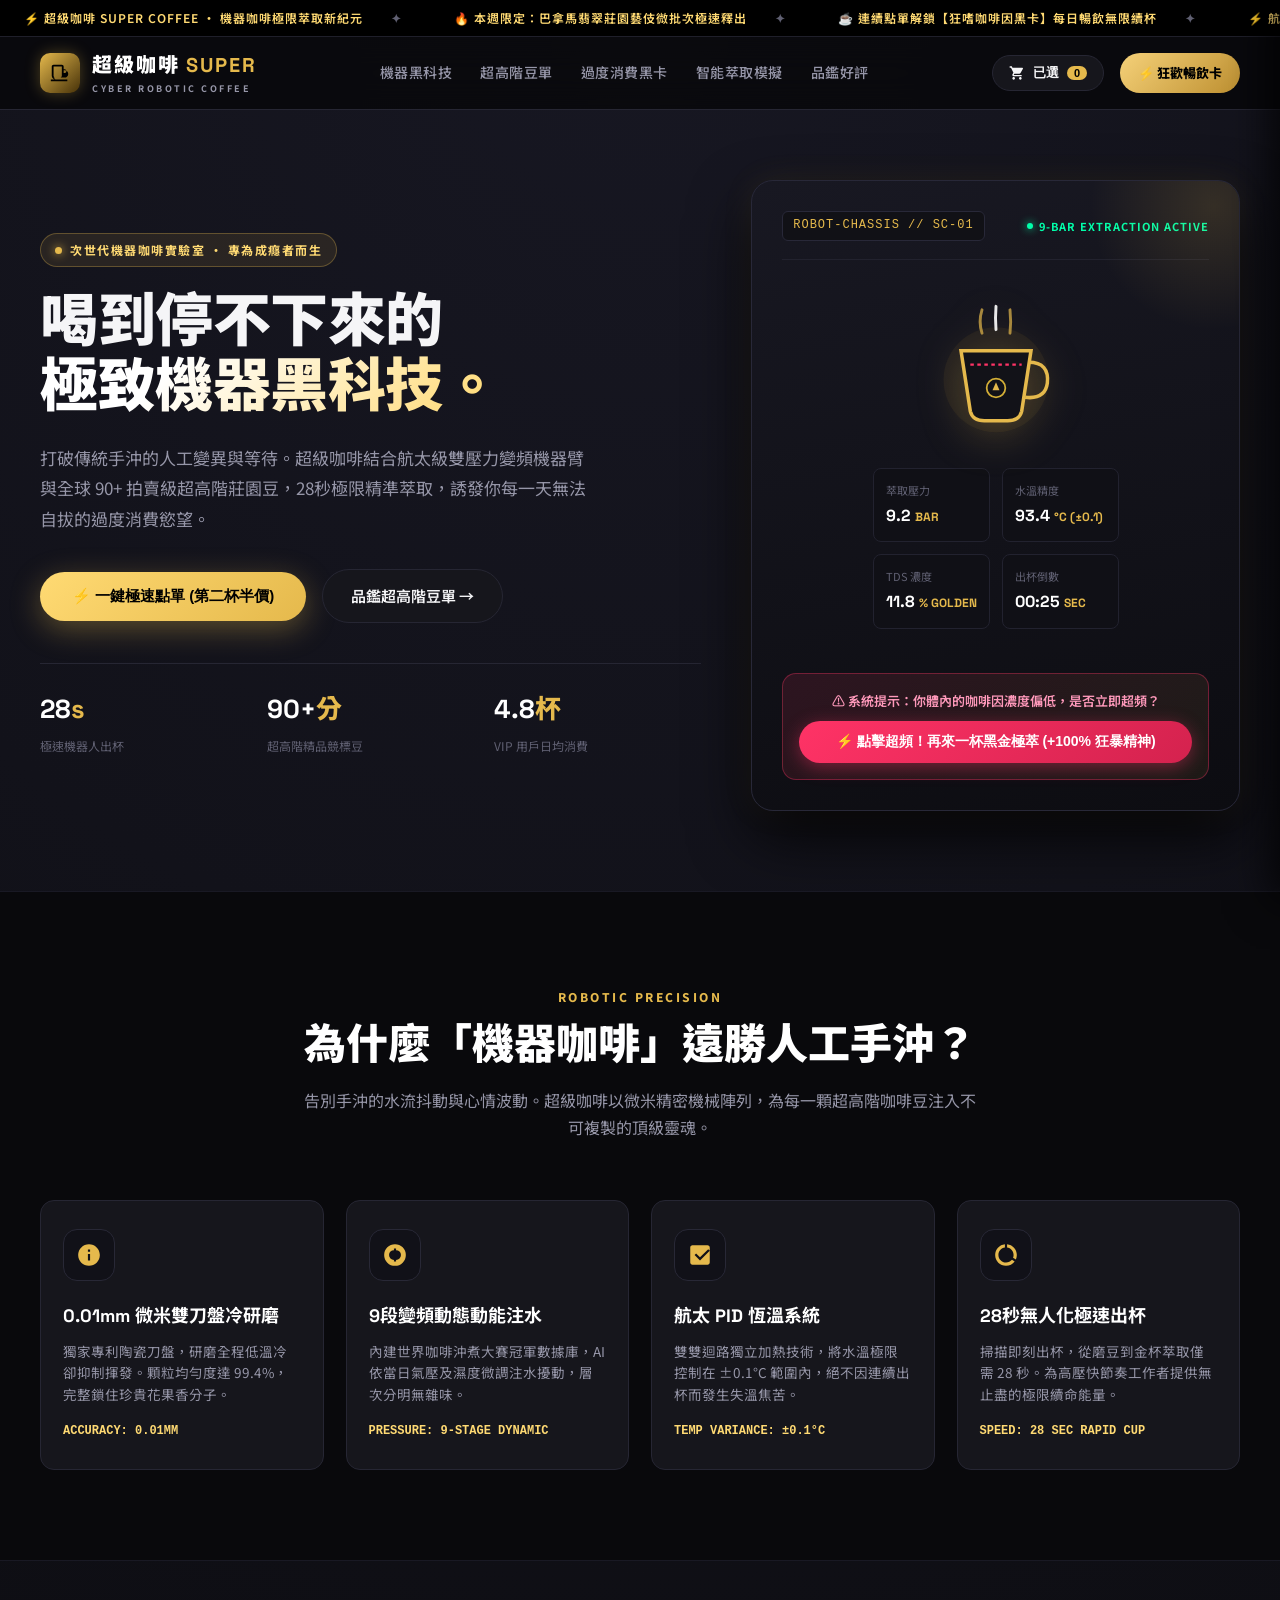
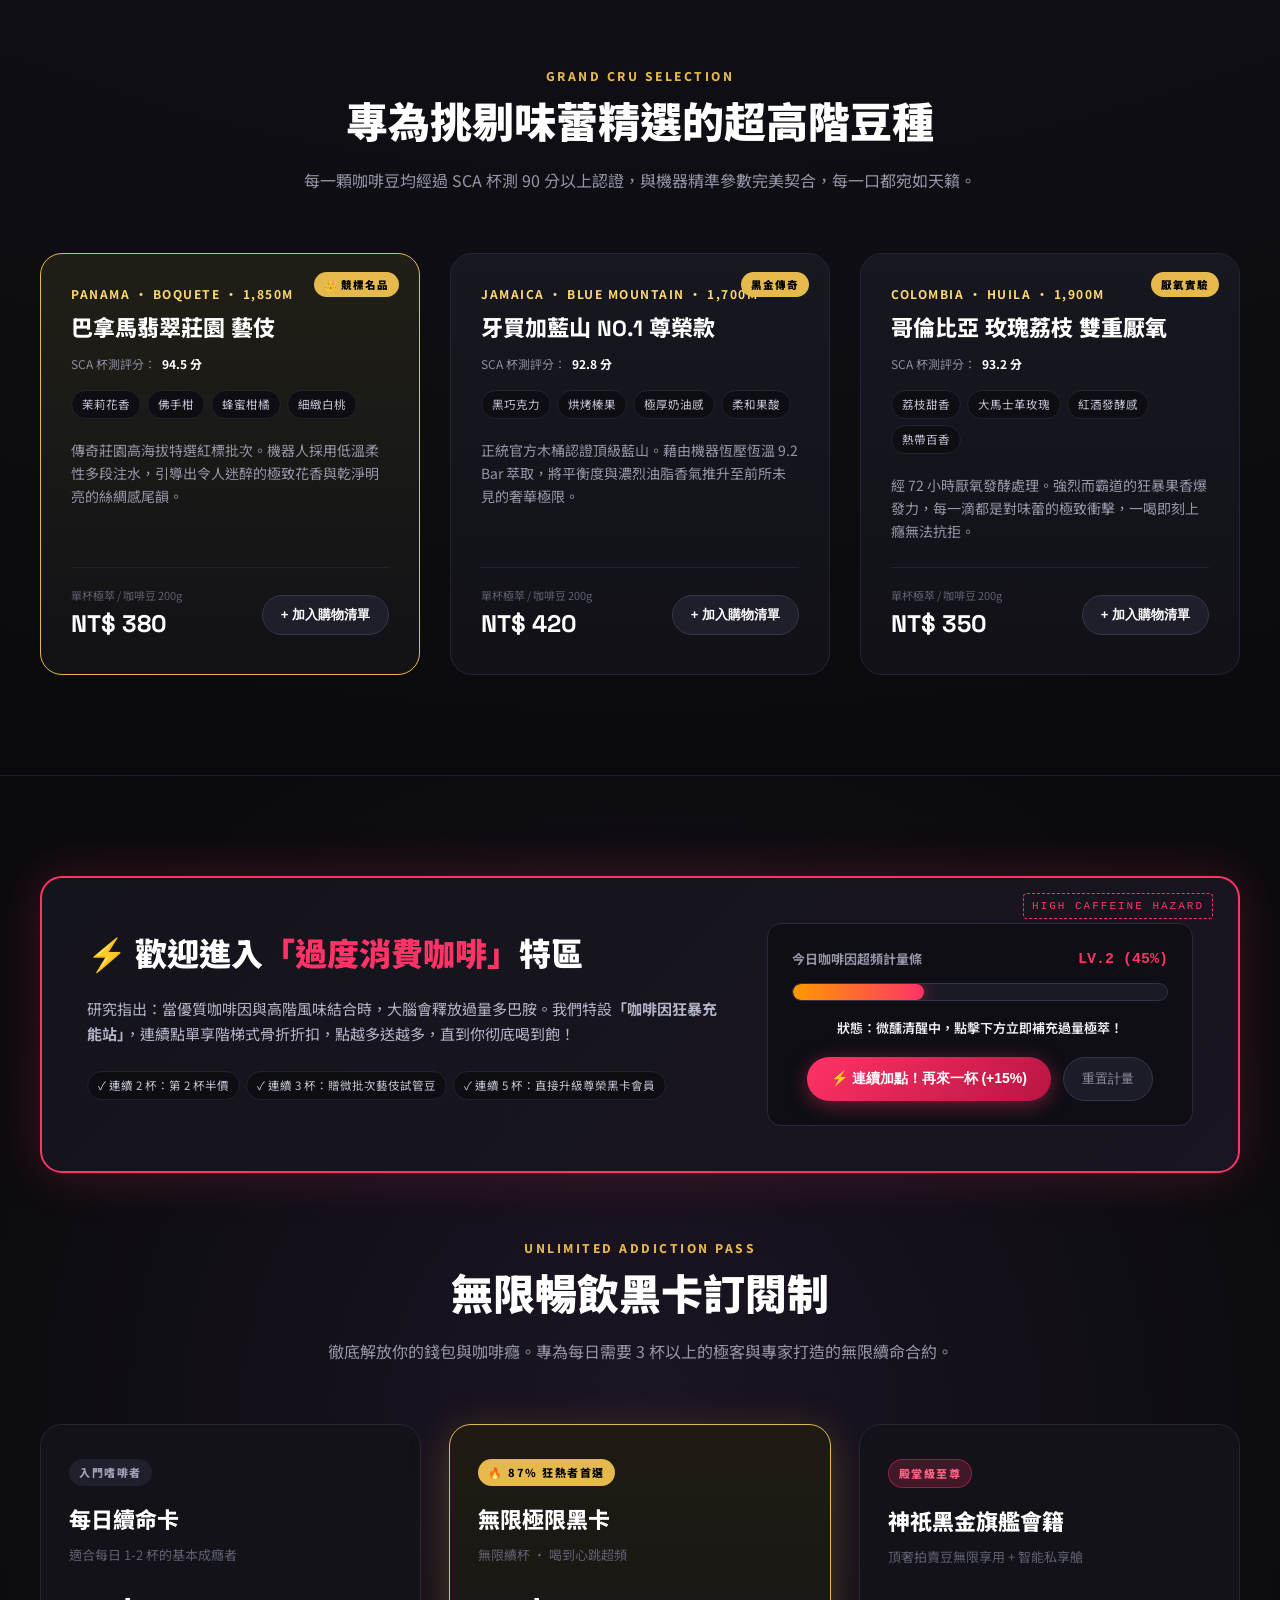
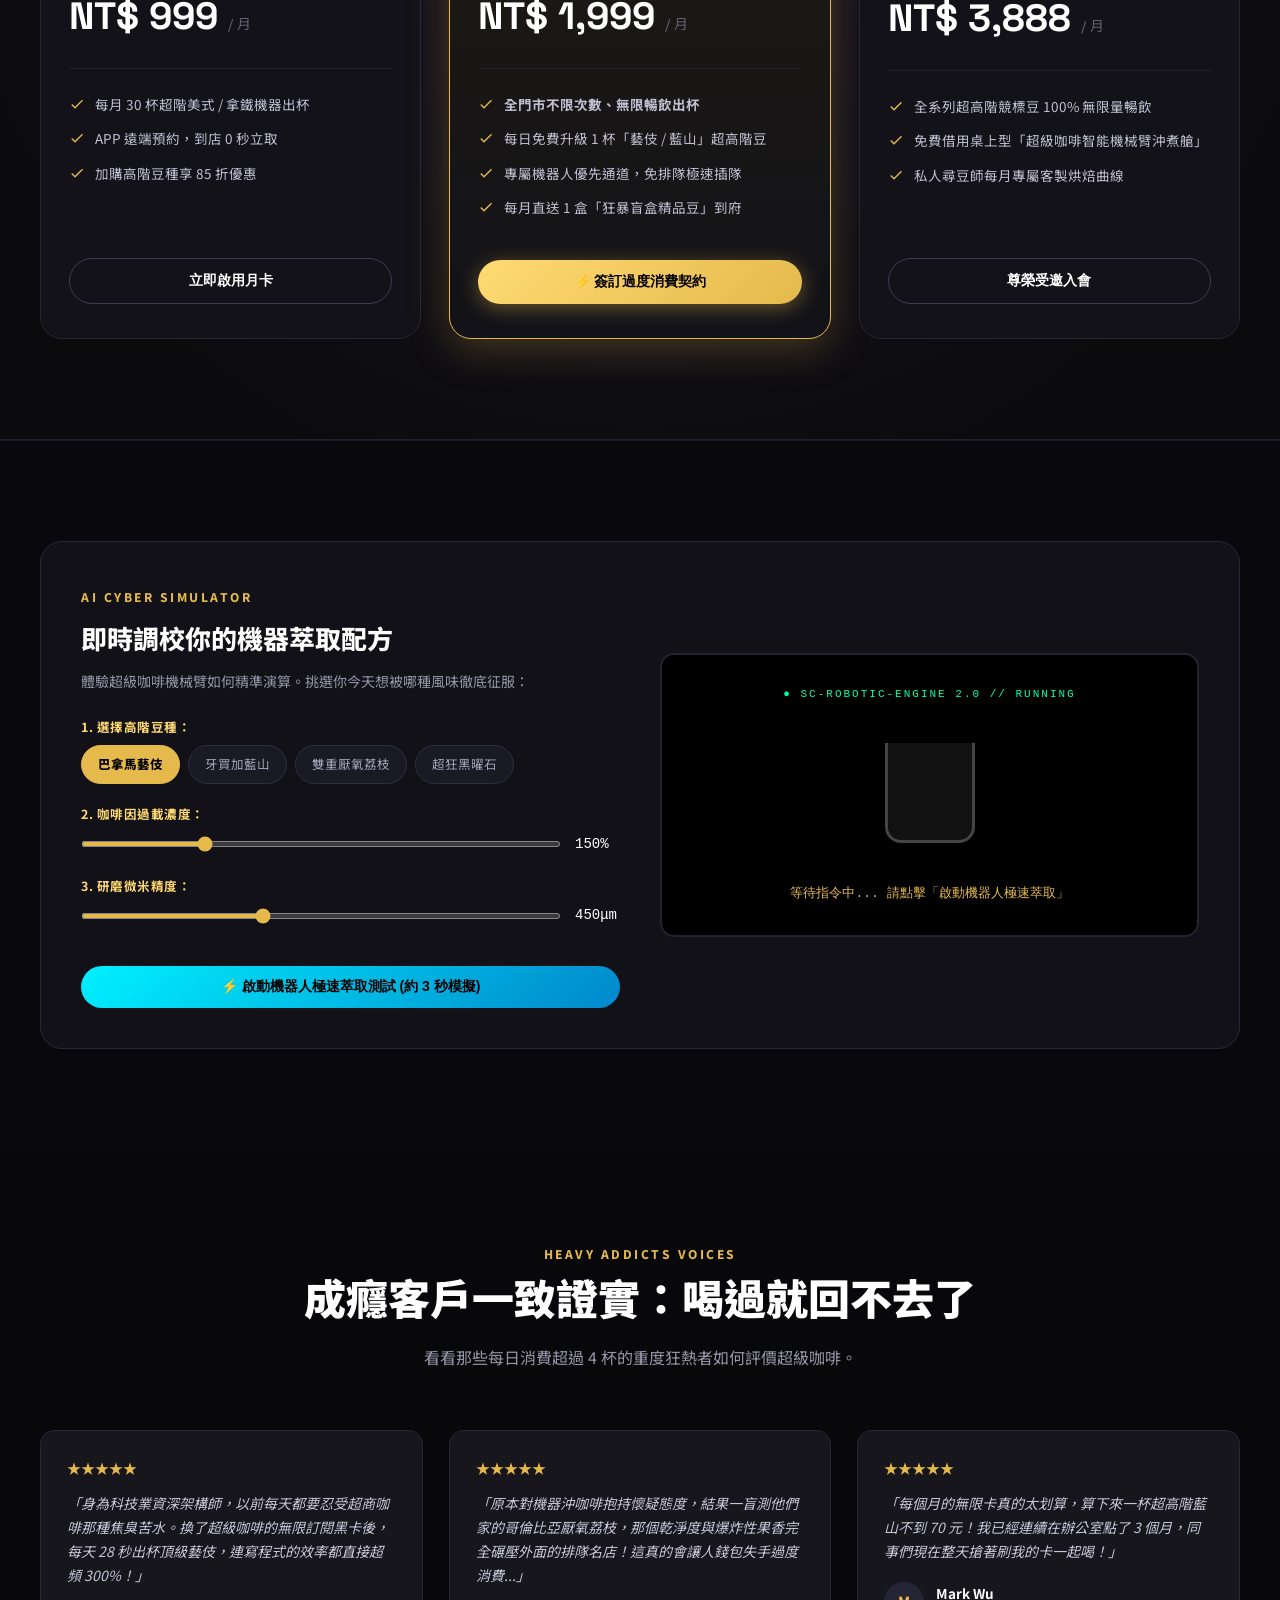
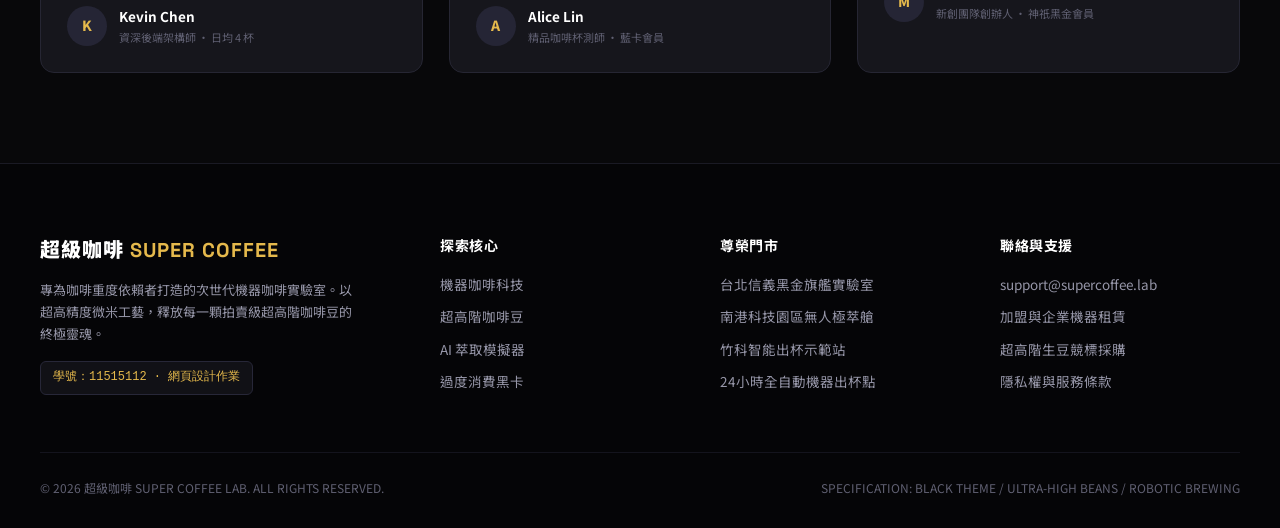
<file: outline/index.html>
<!DOCTYPE html>
<html lang="zh-Hant">
<head>
  <meta charset="UTF-8">
  <meta name="viewport" content="width=device-width, initial-scale=1.0">
  <title>超級咖啡 SUPER COFFEE ｜ 頂級機器咖啡 × 超高階豆種</title>
  <meta name="description" content="超級咖啡 SUPER COFFEE：專為重度咖啡愛好者打造的極致黑科技咖啡。航太級機器人極速精準萃取，嚴選超高階頂級豆種，讓您徹底沉溺於極限咖啡因狂潮。">
  <link rel="preconnect" href="https://fonts.googleapis.com">
  <link rel="preconnect" href="https://fonts.gstatic.com" crossorigin>
  <link href="https://fonts.googleapis.com/css2?family=Montserrat:ital,wght@0,300;0,500;0,700;0,900;1,900&family=Noto+Sans+TC:wght@300;400;500;700;900&family=Space+Grotesk:wght@500;700&display=swap" rel="stylesheet">
  <style>
    :root {
      --bg-pitch: #08080a;
      --bg-surface: #101014;
      --bg-card: #16161c;
      --bg-card-hover: #1e1e26;
      --border-subtle: #262633;
      --border-glow: #d4af37;
      --accent-gold: #e5b94c;
      --accent-gold-bright: #ffda73;
      --accent-gold-dim: #997a2e;
      --accent-cyber-cyan: #00f0ff;
      --accent-red: #ff3366;
      --text-main: #f5f5f7;
      --text-muted: #9696a8;
      --text-dim: #606072;
      --radius-sm: 8px;
      --radius-md: 14px;
      --radius-lg: 22px;
      --shadow-glow: 0 0 25px rgba(229, 185, 76, 0.2);
      --shadow-neon: 0 0 35px rgba(0, 240, 255, 0.25);
      --font-heading: 'Space Grotesk', 'Montserrat', 'Noto Sans TC', sans-serif;
      --font-body: 'Noto Sans TC', 'Montserrat', sans-serif;
    }

    * {
      box-sizing: border-box;
      margin: 0;
      padding: 0;
    }

    html {
      scroll-behavior: smooth;
      background-color: var(--bg-pitch);
      color: var(--text-main);
    }

    body {
      font-family: var(--font-body);
      background: radial-gradient(circle at 50% 0%, #171722 0%, var(--bg-pitch) 55%);
      min-height: 100vh;
      overflow-x: hidden;
      line-height: 1.65;
      -webkit-font-smoothing: antialiased;
    }

    /* Scrollbar */
    ::-webkit-scrollbar {
      width: 8px;
    }
    ::-webkit-scrollbar-track {
      background: #09090b;
    }
    ::-webkit-scrollbar-thumb {
      background: #2b2b3a;
      border-radius: 4px;
    }
    ::-webkit-scrollbar-thumb:hover {
      background: var(--accent-gold);
    }

    /* Container */
    .container {
      width: min(1200px, calc(100% - 40px));
      margin: 0 auto;
    }

    /* Header & Nav */
    header {
      position: sticky;
      top: 0;
      z-index: 1000;
      backdrop-filter: blur(16px);
      -webkit-backdrop-filter: blur(16px);
      background: rgba(8, 8, 10, 0.82);
      border-bottom: 1px solid var(--border-subtle);
      transition: all 0.3s ease;
    }

    .nav-inner {
      display: flex;
      align-items: center;
      justify-content: space-between;
      height: 72px;
    }

    .brand-logo {
      display: flex;
      align-items: center;
      gap: 12px;
      text-decoration: none;
      color: var(--text-main);
    }

    .logo-symbol {
      width: 40px;
      height: 40px;
      background: linear-gradient(135deg, var(--accent-gold), #473209);
      border-radius: 10px;
      display: grid;
      place-items: center;
      box-shadow: 0 0 15px rgba(229, 185, 76, 0.3);
      position: relative;
    }

    .logo-symbol svg {
      width: 22px;
      height: 22px;
      fill: #000;
    }

    .brand-title {
      display: flex;
      flex-direction: column;
    }

    .brand-title .main-name {
      font-family: var(--font-heading);
      font-size: 20px;
      font-weight: 900;
      letter-spacing: 2px;
      color: #fff;
      display: flex;
      align-items: center;
      gap: 6px;
    }

    .brand-title .main-name span {
      color: var(--accent-gold);
    }

    .brand-title .sub-name {
      font-size: 9px;
      font-weight: 700;
      letter-spacing: 2.5px;
      color: var(--text-muted);
      text-transform: uppercase;
    }

    nav.desktop-nav {
      display: flex;
      align-items: center;
      gap: 28px;
    }

    nav.desktop-nav a {
      color: var(--text-muted);
      text-decoration: none;
      font-size: 14px;
      font-weight: 500;
      letter-spacing: 0.5px;
      transition: color 0.2s, text-shadow 0.2s;
      position: relative;
    }

    nav.desktop-nav a:hover {
      color: var(--accent-gold-bright);
      text-shadow: 0 0 8px rgba(229, 185, 76, 0.4);
    }

    .nav-actions {
      display: flex;
      align-items: center;
      gap: 16px;
    }

    .cart-trigger-btn {
      background: var(--bg-card);
      border: 1px solid var(--border-subtle);
      color: var(--text-main);
      padding: 8px 16px;
      border-radius: 30px;
      font-size: 13px;
      font-weight: 600;
      display: flex;
      align-items: center;
      gap: 8px;
      cursor: pointer;
      transition: all 0.2s;
    }

    .cart-trigger-btn:hover {
      border-color: var(--accent-gold);
      background: #1a1a24;
      box-shadow: 0 0 15px rgba(229, 185, 76, 0.2);
    }

    .cart-badge {
      background: var(--accent-gold);
      color: #000;
      font-size: 11px;
      font-weight: 800;
      padding: 1px 7px;
      border-radius: 20px;
    }

    .vip-button {
      background: linear-gradient(135deg, #f5d179 0%, #be9031 100%);
      color: #000;
      font-weight: 800;
      font-size: 13px;
      padding: 9px 18px;
      border-radius: 30px;
      text-decoration: none;
      border: none;
      cursor: pointer;
      display: inline-flex;
      align-items: center;
      gap: 6px;
      transition: transform 0.2s, box-shadow 0.2s;
    }

    .vip-button:hover {
      transform: translateY(-2px);
      box-shadow: 0 6px 20px rgba(229, 185, 76, 0.4);
    }

    /* Notification Ticker */
    .ticker-bar {
      background: #000;
      border-bottom: 1px solid #1f1f2a;
      padding: 8px 0;
      font-size: 12px;
      overflow: hidden;
      white-space: nowrap;
      position: relative;
    }

    .ticker-content {
      display: inline-block;
      animation: tickerRun 32s linear infinite;
      color: var(--accent-gold-bright);
      font-weight: 600;
      letter-spacing: 1px;
    }

    .ticker-content span {
      margin: 0 24px;
      display: inline-flex;
      align-items: center;
      gap: 8px;
    }

    .ticker-content span::after {
      content: "✦";
      color: var(--text-dim);
      margin-left: 20px;
    }

    @keyframes tickerRun {
      0% { transform: translateX(0); }
      100% { transform: translateX(-50%); }
    }

    /* Hero Section */
    .hero-section {
      padding: 70px 0 80px;
      position: relative;
    }

    .hero-grid {
      display: grid;
      grid-template-columns: 1.15fr 0.85fr;
      gap: 50px;
      align-items: center;
    }

    .hero-tag {
      display: inline-flex;
      align-items: center;
      gap: 8px;
      background: rgba(229, 185, 76, 0.1);
      border: 1px solid rgba(229, 185, 76, 0.3);
      padding: 6px 14px;
      border-radius: 40px;
      color: var(--accent-gold-bright);
      font-size: 12px;
      font-weight: 700;
      letter-spacing: 1.5px;
      margin-bottom: 22px;
    }

    .pulse-dot {
      width: 7px;
      height: 7px;
      background: var(--accent-gold);
      border-radius: 50%;
      box-shadow: 0 0 10px var(--accent-gold);
      animation: pulse 1.6s infinite;
    }

    @keyframes pulse {
      0%, 100% { opacity: 1; transform: scale(1); }
      50% { opacity: 0.4; transform: scale(1.3); }
    }

    .hero-title {
      font-family: var(--font-heading);
      font-size: clamp(38px, 5.2vw, 58px);
      font-weight: 900;
      line-height: 1.12;
      letter-spacing: -0.5px;
      margin-bottom: 24px;
    }

    .hero-title .glow-gold {
      background: linear-gradient(135deg, #fff 20%, var(--accent-gold-bright) 70%, #d4af37 100%);
      -webkit-background-clip: text;
      -webkit-text-fill-color: transparent;
      display: block;
    }

    .hero-desc {
      color: var(--text-muted);
      font-size: 17px;
      line-height: 1.8;
      max-width: 560px;
      margin-bottom: 34px;
    }

    .hero-ctas {
      display: flex;
      flex-wrap: wrap;
      align-items: center;
      gap: 16px;
      margin-bottom: 40px;
    }

    .btn-primary {
      background: linear-gradient(135deg, var(--accent-gold-bright) 0%, var(--accent-gold) 100%);
      color: #000;
      font-weight: 800;
      font-size: 15px;
      padding: 15px 32px;
      border-radius: 40px;
      text-decoration: none;
      display: inline-flex;
      align-items: center;
      gap: 10px;
      box-shadow: 0 8px 30px rgba(229, 185, 76, 0.35);
      transition: all 0.25s ease;
      cursor: pointer;
      border: none;
    }

    .btn-primary:hover {
      transform: translateY(-3px) scale(1.02);
      box-shadow: 0 12px 36px rgba(229, 185, 76, 0.55);
    }

    .btn-secondary {
      background: var(--bg-card);
      border: 1px solid var(--border-subtle);
      color: var(--text-main);
      font-weight: 600;
      font-size: 15px;
      padding: 14px 28px;
      border-radius: 40px;
      text-decoration: none;
      display: inline-flex;
      align-items: center;
      gap: 8px;
      transition: all 0.2s;
    }

    .btn-secondary:hover {
      background: var(--bg-card-hover);
      border-color: #3f3f52;
      color: #fff;
    }

    .hero-stats {
      display: grid;
      grid-template-columns: repeat(3, 1fr);
      gap: 20px;
      padding-top: 24px;
      border-top: 1px solid var(--border-subtle);
    }

    .stat-box .stat-num {
      font-family: var(--font-heading);
      font-size: 26px;
      font-weight: 800;
      color: #fff;
      display: block;
    }

    .stat-box .stat-num em {
      color: var(--accent-gold);
      font-style: normal;
    }

    .stat-box .stat-label {
      font-size: 12px;
      color: var(--text-dim);
    }

    /* Hero Tech Visual Card */
    .hero-visual-card {
      background: linear-gradient(170deg, #181822 0%, #0d0d12 100%);
      border: 1px solid #282838;
      border-radius: var(--radius-lg);
      padding: 30px;
      box-shadow: 0 25px 60px rgba(0, 0, 0, 0.8), 0 0 30px rgba(229, 185, 76, 0.1);
      position: relative;
      overflow: hidden;
    }

    .hero-visual-card::before {
      content: '';
      position: absolute;
      top: -100px;
      right: -100px;
      width: 250px;
      height: 250px;
      background: radial-gradient(circle, rgba(229, 185, 76, 0.15) 0%, transparent 70%);
      pointer-events: none;
    }

    .machine-status-header {
      display: flex;
      justify-content: space-between;
      align-items: center;
      padding-bottom: 18px;
      border-bottom: 1px solid #22222e;
      margin-bottom: 24px;
    }

    .machine-id {
      font-family: monospace;
      font-size: 12px;
      letter-spacing: 1px;
      color: var(--accent-gold);
      background: #111116;
      padding: 4px 10px;
      border-radius: 6px;
      border: 1px solid #282838;
    }

    .machine-state-badge {
      display: flex;
      align-items: center;
      gap: 6px;
      font-size: 11px;
      color: #00ffaa;
      font-weight: 700;
      text-transform: uppercase;
      letter-spacing: 1px;
    }

    .machine-state-badge::before {
      content: '';
      width: 6px;
      height: 6px;
      background: #00ffaa;
      border-radius: 50%;
      box-shadow: 0 0 8px #00ffaa;
    }

    .cyber-cup-preview {
      display: flex;
      flex-direction: column;
      align-items: center;
      justify-content: center;
      padding: 20px 0;
      position: relative;
    }

    .steaming-cup-svg {
      width: 140px;
      height: 140px;
      filter: drop-shadow(0 10px 20px rgba(229, 185, 76, 0.25));
    }

    .brewing-params {
      display: grid;
      grid-template-columns: 1fr 1fr;
      gap: 12px;
      margin-top: 24px;
    }

    .param-chip {
      background: #101016;
      border: 1px solid #22222f;
      padding: 12px;
      border-radius: var(--radius-sm);
    }

    .param-chip .param-name {
      font-size: 11px;
      color: var(--text-dim);
      display: block;
      margin-bottom: 4px;
    }

    .param-chip .param-val {
      font-family: var(--font-heading);
      font-size: 16px;
      font-weight: 700;
      color: #fff;
    }

    .param-chip .param-val span {
      font-size: 12px;
      color: var(--accent-gold);
    }

    /* Live Overdose Quick Hook */
    .overdose-quick-hook {
      margin-top: 24px;
      background: linear-gradient(135deg, rgba(255, 51, 102, 0.12), rgba(229, 185, 76, 0.08));
      border: 1px solid rgba(255, 51, 102, 0.35);
      border-radius: var(--radius-md);
      padding: 16px;
      text-align: center;
    }

    .overdose-quick-hook p {
      font-size: 13px;
      color: #ff99bb;
      font-weight: 600;
      margin-bottom: 10px;
    }

    .btn-overdose-boost {
      width: 100%;
      background: linear-gradient(135deg, #ff3366 0%, #d4224e 100%);
      color: #fff;
      font-weight: 800;
      font-size: 14px;
      padding: 12px;
      border-radius: 30px;
      border: none;
      cursor: pointer;
      display: flex;
      align-items: center;
      justify-content: center;
      gap: 8px;
      box-shadow: 0 4px 18px rgba(255, 51, 102, 0.4);
      transition: all 0.2s;
    }

    .btn-overdose-boost:hover {
      transform: scale(1.02);
      box-shadow: 0 6px 24px rgba(255, 51, 102, 0.6);
    }

    /* Section Global Headers */
    .section-head {
      text-align: center;
      max-width: 680px;
      margin: 0 auto 60px;
    }

    .section-eyebrow {
      display: inline-flex;
      align-items: center;
      gap: 6px;
      color: var(--accent-gold);
      font-size: 12px;
      font-weight: 800;
      letter-spacing: 2.5px;
      text-transform: uppercase;
      margin-bottom: 12px;
    }

    .section-head h2 {
      font-family: var(--font-heading);
      font-size: clamp(28px, 3.8vw, 42px);
      font-weight: 900;
      line-height: 1.25;
      color: #fff;
      margin-bottom: 16px;
    }

    .section-head p {
      color: var(--text-muted);
      font-size: 16px;
    }

    /* Section: Machine Features (推廣機器咖啡) */
    .machine-tech-section {
      padding: 90px 0;
      background: #09090c;
      border-top: 1px solid #191924;
      border-bottom: 1px solid #191924;
      position: relative;
    }

    .tech-grid {
      display: grid;
      grid-template-columns: repeat(4, 1fr);
      gap: 22px;
    }

    .tech-card {
      background: var(--bg-card);
      border: 1px solid var(--border-subtle);
      border-radius: var(--radius-md);
      padding: 28px 22px;
      transition: all 0.3s ease;
      display: flex;
      flex-direction: column;
      position: relative;
    }

    .tech-card:hover {
      transform: translateY(-6px);
      border-color: var(--accent-gold);
      box-shadow: 0 15px 35px rgba(0, 0, 0, 0.6), var(--shadow-glow);
      background: var(--bg-card-hover);
    }

    .tech-card-icon {
      width: 52px;
      height: 52px;
      background: #111118;
      border: 1px solid #282836;
      border-radius: 14px;
      display: grid;
      place-items: center;
      margin-bottom: 20px;
      transition: all 0.3s;
    }

    .tech-card:hover .tech-card-icon {
      background: var(--accent-gold);
      border-color: var(--accent-gold-bright);
    }

    .tech-card:hover .tech-card-icon svg {
      fill: #000;
    }

    .tech-card-icon svg {
      width: 26px;
      height: 26px;
      fill: var(--accent-gold);
      transition: fill 0.3s;
    }

    .tech-card h3 {
      font-family: var(--font-heading);
      font-size: 18px;
      font-weight: 700;
      color: #fff;
      margin-bottom: 10px;
    }

    .tech-card p {
      font-size: 13.5px;
      color: var(--text-muted);
      line-height: 1.6;
    }

    .tech-metric-tag {
      margin-top: auto;
      padding-top: 16px;
      font-family: monospace;
      font-size: 12px;
      color: var(--accent-gold-bright);
      font-weight: 700;
    }

    /* Section: Ultra Premium Beans (超高階咖啡豆) */
    .beans-section {
      padding: 100px 0;
      position: relative;
    }

    .beans-grid {
      display: grid;
      grid-template-columns: repeat(3, 1fr);
      gap: 30px;
    }

    .bean-card {
      background: linear-gradient(180deg, #171720 0%, #111117 100%);
      border: 1px solid #242434;
      border-radius: var(--radius-lg);
      padding: 30px;
      display: flex;
      flex-direction: column;
      position: relative;
      transition: all 0.3s ease;
      overflow: hidden;
    }

    .bean-card::after {
      content: '';
      position: absolute;
      inset: 0;
      border-radius: var(--radius-lg);
      border: 1px solid transparent;
      transition: border-color 0.3s;
      pointer-events: none;
    }

    .bean-card:hover {
      transform: translateY(-8px);
      box-shadow: 0 20px 45px rgba(0,0,0,0.7), 0 0 30px rgba(229, 185, 76, 0.15);
      border-color: #3d3d52;
    }

    .bean-card.featured {
      border-color: var(--accent-gold);
      background: linear-gradient(180deg, #201f16 0%, #121217 100%);
    }

    .bean-badge {
      position: absolute;
      top: 18px;
      right: 20px;
      background: var(--accent-gold);
      color: #000;
      font-size: 10.5px;
      font-weight: 900;
      letter-spacing: 1px;
      padding: 4px 10px;
      border-radius: 20px;
    }

    .bean-origin {
      font-size: 12px;
      letter-spacing: 1.5px;
      color: var(--accent-gold-bright);
      text-transform: uppercase;
      font-weight: 700;
      margin-bottom: 6px;
    }

    .bean-card h3 {
      font-family: var(--font-heading);
      font-size: 22px;
      font-weight: 800;
      color: #fff;
      margin-bottom: 8px;
    }

    .bean-score {
      display: inline-flex;
      align-items: center;
      gap: 6px;
      font-size: 12px;
      color: #8c8ca0;
      margin-bottom: 16px;
    }

    .bean-score strong {
      color: #fff;
    }

    .flavor-tags {
      display: flex;
      flex-wrap: wrap;
      gap: 6px;
      margin-bottom: 20px;
    }

    .flavor-tag {
      background: #0d0d12;
      border: 1px solid #232330;
      color: #c4c4d4;
      font-size: 11.5px;
      padding: 4px 10px;
      border-radius: 20px;
    }

    .bean-description {
      font-size: 14px;
      color: var(--text-muted);
      line-height: 1.65;
      margin-bottom: 24px;
      flex-grow: 1;
    }

    .bean-bottom-bar {
      display: flex;
      align-items: center;
      justify-content: space-between;
      padding-top: 18px;
      border-top: 1px solid #222230;
    }

    .bean-price-box .price-unit {
      font-size: 11px;
      color: var(--text-dim);
      display: block;
    }

    .bean-price-box .price-val {
      font-family: var(--font-heading);
      font-size: 24px;
      font-weight: 800;
      color: #fff;
    }

    .btn-bean-add {
      background: #1f1f2c;
      border: 1px solid #36364a;
      color: #fff;
      padding: 10px 18px;
      border-radius: 30px;
      font-size: 13px;
      font-weight: 700;
      display: inline-flex;
      align-items: center;
      gap: 6px;
      cursor: pointer;
      transition: all 0.2s;
    }

    .btn-bean-add:hover {
      background: var(--accent-gold);
      border-color: var(--accent-gold);
      color: #000;
      box-shadow: 0 4px 15px rgba(229, 185, 76, 0.4);
    }

    /* Section: Overdose & Infinite Pass (吸引客戶過度消費咖啡) */
    .overdose-section {
      padding: 100px 0;
      background: radial-gradient(circle at 50% 50%, #1c1524 0%, #0b0b0e 80%);
      border-top: 1px solid #251c2e;
      border-bottom: 1px solid #251c2e;
      position: relative;
    }

    .overdose-hero-box {
      background: linear-gradient(135deg, #14141d 0%, #1a1520 100%);
      border: 2px solid #ff3366;
      border-radius: var(--radius-lg);
      padding: 45px;
      margin-bottom: 60px;
      position: relative;
      overflow: hidden;
      box-shadow: 0 0 50px rgba(255, 51, 102, 0.2);
    }

    .overdose-hero-box::before {
      content: 'HIGH CAFFEINE HAZARD';
      position: absolute;
      top: 15px;
      right: 25px;
      font-family: monospace;
      font-size: 11px;
      letter-spacing: 2px;
      color: #ff3366;
      border: 1px dashed #ff3366;
      padding: 3px 8px;
      border-radius: 4px;
    }

    .overdose-grid {
      display: grid;
      grid-template-columns: 1.2fr 0.8fr;
      gap: 40px;
      align-items: center;
    }

    .overdose-content h3 {
      font-family: var(--font-heading);
      font-size: 32px;
      font-weight: 900;
      color: #fff;
      margin-bottom: 14px;
    }

    .overdose-content h3 span {
      color: #ff3366;
    }

    .overdose-content p {
      color: #b5b5c9;
      font-size: 15px;
      line-height: 1.7;
      margin-bottom: 24px;
    }

    /* Overdose Interactive Meter */
    .meter-container {
      background: #0e0e14;
      border: 1px solid #29293a;
      border-radius: var(--radius-md);
      padding: 24px;
      text-align: center;
    }

    .meter-header {
      display: flex;
      justify-content: space-between;
      font-size: 13px;
      font-weight: 700;
      margin-bottom: 10px;
    }

    .meter-header span:first-child {
      color: var(--text-muted);
    }

    .meter-header span:last-child {
      color: #ff3366;
      font-family: monospace;
      font-size: 15px;
    }

    .progress-track {
      width: 100%;
      height: 18px;
      background: #1a1a24;
      border-radius: 20px;
      overflow: hidden;
      margin-bottom: 16px;
      position: relative;
      border: 1px solid #333345;
    }

    .progress-bar-fill {
      height: 100%;
      width: 35%;
      background: linear-gradient(90deg, #ff9900, #ff3366);
      border-radius: 20px;
      transition: width 0.4s cubic-bezier(0.18, 0.89, 0.32, 1.28);
      box-shadow: 0 0 15px rgba(255, 51, 102, 0.6);
    }

    .meter-status-msg {
      font-size: 13px;
      color: #f0f0f5;
      font-weight: 600;
      margin-bottom: 18px;
      min-height: 22px;
    }

    .click-spree-buttons {
      display: flex;
      gap: 12px;
      justify-content: center;
    }

    .btn-caffeine-surge {
      background: linear-gradient(135deg, #ff3366 0%, #b81442 100%);
      color: #fff;
      font-weight: 800;
      font-size: 14px;
      padding: 12px 24px;
      border-radius: 30px;
      border: none;
      cursor: pointer;
      box-shadow: 0 4px 20px rgba(255, 51, 102, 0.4);
      transition: all 0.15s ease;
      display: inline-flex;
      align-items: center;
      gap: 8px;
    }

    .btn-caffeine-surge:active {
      transform: scale(0.95);
    }

    .btn-caffeine-reset {
      background: #1c1c28;
      border: 1px solid #343447;
      color: var(--text-muted);
      font-size: 13px;
      padding: 12px 18px;
      border-radius: 30px;
      cursor: pointer;
      transition: all 0.2s;
    }

    .btn-caffeine-reset:hover {
      color: #fff;
      border-color: #55556d;
    }

    /* Subscription Passes Grid (無限訂閱黑卡) */
    .pricing-grid {
      display: grid;
      grid-template-columns: repeat(3, 1fr);
      gap: 28px;
    }

    .price-card {
      background: #121218;
      border: 1px solid var(--border-subtle);
      border-radius: var(--radius-lg);
      padding: 34px 28px;
      display: flex;
      flex-direction: column;
      position: relative;
      transition: all 0.3s;
    }

    .price-card:hover {
      transform: translateY(-6px);
      border-color: #404058;
    }

    .price-card.king-tier {
      border-color: var(--accent-gold);
      background: linear-gradient(180deg, #1f1b13 0%, #121218 100%);
      box-shadow: 0 10px 40px rgba(229, 185, 76, 0.25);
    }

    .tier-badge {
      display: inline-block;
      align-self: flex-start;
      font-size: 11px;
      font-weight: 800;
      letter-spacing: 1.5px;
      padding: 4px 10px;
      border-radius: 20px;
      margin-bottom: 16px;
    }

    .tier-standard {
      background: #20202d;
      color: #a0a0b8;
    }

    .tier-pro {
      background: rgba(255, 51, 102, 0.2);
      color: #ff6688;
      border: 1px solid rgba(255, 51, 102, 0.4);
    }

    .tier-god {
      background: var(--accent-gold);
      color: #000;
    }

    .price-card h4 {
      font-family: var(--font-heading);
      font-size: 22px;
      font-weight: 800;
      color: #fff;
      margin-bottom: 6px;
    }

    .price-card .tier-target {
      font-size: 13px;
      color: var(--text-dim);
      margin-bottom: 20px;
    }

    .price-box {
      margin-bottom: 24px;
      padding-bottom: 20px;
      border-bottom: 1px solid #20202e;
    }

    .price-box .price-num {
      font-family: var(--font-heading);
      font-size: 38px;
      font-weight: 900;
      color: #fff;
    }

    .price-box .price-num span {
      font-size: 14px;
      color: var(--text-dim);
      font-weight: normal;
    }

    .price-features {
      list-style: none;
      margin-bottom: 30px;
      flex-grow: 1;
    }

    .price-features li {
      font-size: 13.5px;
      color: #c0c0d2;
      margin-bottom: 12px;
      display: flex;
      align-items: center;
      gap: 10px;
    }

    .price-features li svg {
      width: 16px;
      height: 16px;
      fill: var(--accent-gold);
      flex-shrink: 0;
    }

    .btn-subscribe {
      width: 100%;
      padding: 13px;
      border-radius: 30px;
      font-size: 14px;
      font-weight: 800;
      cursor: pointer;
      text-align: center;
      text-decoration: none;
      transition: all 0.2s;
    }

    .btn-sub-outline {
      background: transparent;
      border: 1px solid #3d3d52;
      color: #fff;
    }

    .btn-sub-outline:hover {
      background: #212130;
      border-color: #646485;
    }

    .btn-sub-gold {
      background: linear-gradient(135deg, var(--accent-gold-bright) 0%, var(--accent-gold) 100%);
      color: #000;
      border: none;
      box-shadow: 0 4px 20px rgba(229, 185, 76, 0.4);
    }

    .btn-sub-gold:hover {
      transform: translateY(-2px);
      box-shadow: 0 8px 25px rgba(229, 185, 76, 0.6);
    }

    /* Section: Robotic Coffee Simulator */
    .simulator-section {
      padding: 100px 0;
      background: #09090d;
      border-top: 1px solid #1a1a24;
    }

    .simulator-box {
      background: #111117;
      border: 1px solid #282838;
      border-radius: var(--radius-lg);
      padding: 40px;
      display: grid;
      grid-template-columns: 1fr 1fr;
      gap: 40px;
      align-items: center;
    }

    .simulator-controls h3 {
      font-family: var(--font-heading);
      font-size: 26px;
      font-weight: 800;
      color: #fff;
      margin-bottom: 8px;
    }

    .simulator-controls p {
      font-size: 14px;
      color: var(--text-muted);
      margin-bottom: 24px;
    }

    .control-group {
      margin-bottom: 20px;
    }

    .control-group label {
      display: block;
      font-size: 12.5px;
      font-weight: 700;
      color: var(--accent-gold-bright);
      margin-bottom: 8px;
      letter-spacing: 0.5px;
    }

    .radio-pill-group {
      display: flex;
      flex-wrap: wrap;
      gap: 8px;
    }

    .radio-pill {
      background: #1a1a24;
      border: 1px solid #2e2e40;
      color: #a4a4b8;
      padding: 8px 16px;
      border-radius: 20px;
      font-size: 12.5px;
      cursor: pointer;
      transition: all 0.2s;
    }

    .radio-pill.active {
      background: var(--accent-gold);
      border-color: var(--accent-gold);
      color: #000;
      font-weight: 800;
    }

    .sim-slider-wrap {
      display: flex;
      align-items: center;
      gap: 14px;
    }

    .sim-slider-wrap input[type="range"] {
      flex-grow: 1;
      accent-color: var(--accent-gold);
      height: 6px;
    }

    .sim-slider-wrap span {
      font-family: monospace;
      font-size: 14px;
      color: #fff;
      min-width: 45px;
    }

    .sim-screen {
      background: #000;
      border: 2px solid #222230;
      border-radius: var(--radius-md);
      padding: 30px;
      text-align: center;
      position: relative;
      box-shadow: inset 0 0 30px rgba(0, 0, 0, 0.9);
    }

    .sim-screen-title {
      font-family: monospace;
      font-size: 11px;
      letter-spacing: 2px;
      color: #00ffaa;
      margin-bottom: 20px;
      display: flex;
      align-items: center;
      justify-content: center;
      gap: 8px;
    }

    .robotic-arm-anim {
      height: 140px;
      display: flex;
      align-items: center;
      justify-content: center;
      position: relative;
    }

    .brew-liquid-cup {
      width: 90px;
      height: 100px;
      border: 3px solid #444;
      border-top: none;
      border-radius: 0 0 16px 16px;
      position: relative;
      overflow: hidden;
      margin: 0 auto;
      background: #111;
    }

    .liquid-fill {
      position: absolute;
      bottom: 0;
      left: 0;
      right: 0;
      height: 0%;
      background: linear-gradient(180deg, #d4af37, #3d2314);
      transition: height 0.6s ease;
    }

    .stream-drip {
      position: absolute;
      top: -40px;
      left: 50%;
      transform: translateX(-50%);
      width: 4px;
      height: 40px;
      background: #e5b94c;
      opacity: 0;
      transition: opacity 0.2s;
    }

    .stream-drip.pouring {
      opacity: 1;
      animation: dripPulse 0.4s infinite alternate;
    }

    @keyframes dripPulse {
      0% { opacity: 0.6; width: 3px; }
      100% { opacity: 1; width: 5px; }
    }

    .sim-readout {
      margin-top: 20px;
      font-family: monospace;
      font-size: 13px;
      color: #e5b94c;
      min-height: 20px;
    }

    .btn-start-brew {
      margin-top: 18px;
      width: 100%;
      background: linear-gradient(135deg, #00f0ff 0%, #0088cc 100%);
      color: #000;
      font-weight: 800;
      font-size: 14px;
      padding: 12px;
      border-radius: 30px;
      border: none;
      cursor: pointer;
      transition: all 0.2s;
    }

    .btn-start-brew:hover {
      box-shadow: 0 0 20px rgba(0, 240, 255, 0.4);
    }

    /* Customer Reviews / Testimonials */
    .reviews-section {
      padding: 90px 0;
    }

    .reviews-grid {
      display: grid;
      grid-template-columns: repeat(3, 1fr);
      gap: 26px;
    }

    .review-card {
      background: var(--bg-card);
      border: 1px solid var(--border-subtle);
      border-radius: var(--radius-md);
      padding: 26px;
    }

    .review-stars {
      color: var(--accent-gold);
      font-size: 14px;
      margin-bottom: 12px;
    }

    .review-quote {
      font-size: 14px;
      color: #c5c5d6;
      line-height: 1.7;
      margin-bottom: 18px;
      font-style: italic;
    }

    .reviewer-meta {
      display: flex;
      align-items: center;
      gap: 12px;
    }

    .reviewer-avatar {
      width: 40px;
      height: 40px;
      background: #252535;
      border-radius: 50%;
      display: grid;
      place-items: center;
      color: var(--accent-gold);
      font-weight: 800;
      font-size: 14px;
    }

    .reviewer-name {
      font-size: 13.5px;
      font-weight: 700;
      color: #fff;
    }

    .reviewer-tag {
      font-size: 11px;
      color: var(--text-dim);
    }

    /* Cart Drawer Modal */
    .cart-drawer-overlay {
      position: fixed;
      inset: 0;
      background: rgba(0,0,0,0.75);
      backdrop-filter: blur(8px);
      z-index: 2000;
      opacity: 0;
      visibility: hidden;
      transition: all 0.3s ease;
    }

    .cart-drawer-overlay.active {
      opacity: 1;
      visibility: visible;
    }

    .cart-drawer {
      position: fixed;
      top: 0;
      right: 0;
      bottom: 0;
      width: min(440px, 100%);
      background: #111116;
      border-left: 1px solid #28283a;
      z-index: 2001;
      transform: translateX(100%);
      transition: transform 0.35s cubic-bezier(0.16, 1, 0.3, 1);
      display: flex;
      flex-direction: column;
      padding: 24px;
      box-shadow: -10px 0 40px rgba(0,0,0,0.8);
    }

    .cart-drawer.active {
      transform: translateX(0);
    }

    .cart-header {
      display: flex;
      justify-content: space-between;
      align-items: center;
      padding-bottom: 18px;
      border-bottom: 1px solid #222230;
      margin-bottom: 18px;
    }

    .cart-header h3 {
      font-family: var(--font-heading);
      font-size: 20px;
      font-weight: 800;
      color: #fff;
      display: flex;
      align-items: center;
      gap: 8px;
    }

    .cart-close-btn {
      background: none;
      border: none;
      color: var(--text-muted);
      font-size: 24px;
      cursor: pointer;
      line-height: 1;
    }

    .cart-close-btn:hover {
      color: #fff;
    }

    /* Overdose Promo in Cart */
    .cart-overdose-perk {
      background: rgba(229, 185, 76, 0.1);
      border: 1px dashed var(--accent-gold);
      border-radius: var(--radius-sm);
      padding: 12px;
      font-size: 12px;
      color: var(--accent-gold-bright);
      margin-bottom: 16px;
    }

    .cart-items-list {
      flex-grow: 1;
      overflow-y: auto;
      margin-bottom: 20px;
      padding-right: 4px;
    }

    .cart-item {
      display: flex;
      justify-content: space-between;
      align-items: center;
      padding: 14px 0;
      border-bottom: 1px solid #1c1c28;
    }

    .cart-item-info h5 {
      font-size: 14px;
      color: #fff;
      margin-bottom: 4px;
    }

    .cart-item-info span {
      font-size: 12px;
      color: var(--text-dim);
    }

    .cart-item-actions {
      display: flex;
      align-items: center;
      gap: 12px;
    }

    .qty-btn {
      background: #1f1f2c;
      border: 1px solid #36364a;
      color: #fff;
      width: 26px;
      height: 26px;
      border-radius: 6px;
      cursor: pointer;
      display: grid;
      place-items: center;
      font-weight: bold;
    }

    .qty-btn:hover {
      border-color: var(--accent-gold);
    }

    .cart-footer {
      border-top: 1px solid #222230;
      padding-top: 18px;
    }

    .cart-total-row {
      display: flex;
      justify-content: space-between;
      align-items: center;
      margin-bottom: 16px;
    }

    .cart-total-row span {
      font-size: 14px;
      color: var(--text-muted);
    }

    .cart-total-row strong {
      font-family: var(--font-heading);
      font-size: 24px;
      color: var(--accent-gold-bright);
    }

    .btn-checkout {
      width: 100%;
      background: linear-gradient(135deg, var(--accent-gold-bright) 0%, var(--accent-gold) 100%);
      color: #000;
      font-weight: 800;
      font-size: 15px;
      padding: 14px;
      border-radius: 30px;
      border: none;
      cursor: pointer;
      box-shadow: 0 4px 20px rgba(229, 185, 76, 0.4);
      transition: all 0.2s;
    }

    .btn-checkout:hover {
      transform: translateY(-2px);
    }

    /* Toast Notification */
    .toast-popup {
      position: fixed;
      bottom: 24px;
      left: 50%;
      transform: translateX(-50%) translateY(100px);
      background: #1e1e28;
      border: 1px solid var(--accent-gold);
      color: #fff;
      padding: 12px 24px;
      border-radius: 30px;
      font-size: 13.5px;
      font-weight: 600;
      box-shadow: 0 10px 30px rgba(0,0,0,0.8), var(--shadow-glow);
      z-index: 3000;
      opacity: 0;
      transition: all 0.3s ease;
      display: flex;
      align-items: center;
      gap: 10px;
      pointer-events: none;
    }

    .toast-popup.show {
      transform: translateX(-50%) translateY(0);
      opacity: 1;
    }

    /* Footer */
    footer {
      background: #050507;
      border-top: 1px solid #1a1a24;
      padding: 70px 0 30px;
      font-size: 13.5px;
      color: var(--text-muted);
    }

    .footer-grid {
      display: grid;
      grid-template-columns: 1.5fr 1fr 1fr 1fr;
      gap: 40px;
      margin-bottom: 50px;
    }

    .footer-brand h4 {
      font-family: var(--font-heading);
      font-size: 20px;
      font-weight: 900;
      color: #fff;
      margin-bottom: 12px;
      letter-spacing: 1px;
    }

    .footer-brand h4 span {
      color: var(--accent-gold);
    }

    .footer-brand p {
      font-size: 13px;
      line-height: 1.7;
      max-width: 320px;
      margin-bottom: 16px;
    }

    .student-badge {
      display: inline-block;
      background: #111116;
      border: 1px solid #272738;
      padding: 6px 12px;
      border-radius: 6px;
      font-family: monospace;
      font-size: 12px;
      color: var(--accent-gold);
    }

    .footer-col h5 {
      font-size: 14px;
      font-weight: 700;
      color: #fff;
      margin-bottom: 16px;
      letter-spacing: 0.5px;
    }

    .footer-col ul {
      list-style: none;
    }

    .footer-col ul li {
      margin-bottom: 10px;
    }

    .footer-col ul li a {
      color: var(--text-muted);
      text-decoration: none;
      transition: color 0.2s;
    }

    .footer-col ul li a:hover {
      color: var(--accent-gold-bright);
    }

    .footer-bottom {
      border-top: 1px solid #14141d;
      padding-top: 25px;
      display: flex;
      justify-content: space-between;
      align-items: center;
      font-size: 12px;
      color: var(--text-dim);
    }

    /* Responsive */
    @media (max-width: 992px) {
      .hero-grid { grid-template-columns: 1fr; }
      .tech-grid { grid-template-columns: repeat(2, 1fr); }
      .beans-grid { grid-template-columns: repeat(2, 1fr); }
      .pricing-grid { grid-template-columns: 1fr; max-width: 500px; margin: 0 auto; }
      .overdose-grid { grid-template-columns: 1fr; }
      .simulator-box { grid-template-columns: 1fr; }
      .footer-grid { grid-template-columns: 1fr 1fr; }
      nav.desktop-nav { display: none; }
    }

    @media (max-width: 600px) {
      .tech-grid { grid-template-columns: 1fr; }
      .beans-grid { grid-template-columns: 1fr; }
      .reviews-grid { grid-template-columns: 1fr; }
      .footer-grid { grid-template-columns: 1fr; }
      .hero-stats { grid-template-columns: 1fr; gap: 15px; }
      .footer-bottom { flex-direction: column; gap: 10px; text-align: center; }
    }
  </style>
</head>
<body>

  <!-- Live Marquee Ticker -->
  <div class="ticker-bar">
    <div class="ticker-content">
      <span>⚡ 超級咖啡 SUPER COFFEE · 機器咖啡極限萃取新紀元</span>
      <span>🔥 本週限定：巴拿馬翡翠莊園藝伎微批次極速釋出</span>
      <span>☕ 連續點單解鎖【狂嗜咖啡因黑卡】每日暢飲無限續杯</span>
      <span>⚡ 航太級 AI 機器臂 28 秒精準溫控出杯，風味零失誤</span>
      <span>⚡ 超級咖啡 SUPER COFFEE · 機器咖啡極限萃取新紀元</span>
      <span>🔥 本週限定：巴拿馬翡翠莊園藝伎微批次極速釋出</span>
    </div>
  </div>

  <!-- Header Navigation -->
  <header>
    <div class="container nav-inner">
      <a href="#hero" class="brand-logo">
        <div class="logo-symbol">
          <svg viewBox="0 0 24 24">
            <path d="M2 21h18v-2H2v2zm3-4h12c2.2 0 4-1.8 4-4s-1.8-4-4-4h-1V5c0-1.1-.9-2-2-2H5c-1.1 0-2 .9-2 2v10c0 2.2 1.8 4 4 4zm11-9h1c1.1 0 2 .9 2 2s-.9 2-2 2h-1V8zm-11-3h9v10c0 1.1-.9 2-2 2H7c-1.1 0-2-.9-2-2V5z"/>
          </svg>
        </div>
        <div class="brand-title">
          <span class="main-name">超級咖啡 <span>SUPER</span></span>
          <span class="sub-name">Cyber Robotic Coffee</span>
        </div>
      </a>

      <nav class="desktop-nav">
        <a href="#machine">機器黑科技</a>
        <a href="#beans">超高階豆單</a>
        <a href="#overdose">過度消費黑卡</a>
        <a href="#simulator">智能萃取模擬</a>
        <a href="#reviews">品鑑好評</a>
      </nav>

      <div class="nav-actions">
        <button class="cart-trigger-btn" id="cartOpenBtn">
          <svg width="16" height="16" viewBox="0 0 24 24" fill="currentColor">
            <path d="M7 18c-1.1 0-1.99.9-1.99 2S5.9 22 7 22s2-.9 2-2-.9-2-2-2zM1 2v2h2l3.6 7.59-1.35 2.45c-.16.28-.25.61-.25.96 0 1.1.9 2 2 2h12v-2H7.42c-.14 0-.25-.11-.25-.25l.03-.12.9-1.63h7.45c.75 0 1.41-.41 1.75-1.03l3.58-6.49c.08-.14.12-.31.12-.48 0-.55-.45-1-1-1H5.21l-.94-2H1zm16 16c-1.1 0-1.99.9-1.99 2s.89 2 1.99 2 2-.9 2-2-.9-2-2-2z"/>
          </svg>
          已選 <span class="cart-badge" id="cartCount">0</span>
        </button>
        <a href="#overdose" class="vip-button">
          ⚡ 狂歡暢飲卡
        </a>
      </div>
    </div>
  </header>

  <!-- Hero Section -->
  <section class="hero-section" id="hero">
    <div class="container hero-grid">
      <div class="hero-text-block">
        <div class="hero-tag">
          <div class="pulse-dot"></div>
          次世代機器咖啡實驗室 · 專為成癮者而生
        </div>
        <h1 class="hero-title">
          喝到停不下來的
          <span class="glow-gold">極致機器黑科技。</span>
        </h1>
        <p class="hero-desc">
          打破傳統手沖的人工變異與等待。超級咖啡結合航太級雙壓力變頻機器臂與全球 90+ 拍賣級超高階莊園豆，28秒極限精準萃取，誘發你每一天無法自拔的過度消費慾望。
        </p>

        <div class="hero-ctas">
          <button class="btn-primary" onclick="quickAddHeroCoffee()">
            ⚡ 一鍵極速點單 (第二杯半價)
          </button>
          <a href="#beans" class="btn-secondary">
            品鑑超高階豆單 →
          </a>
        </div>

        <div class="hero-stats">
          <div class="stat-box">
            <span class="stat-num">28<em>s</em></span>
            <span class="stat-label">極速機器人出杯</span>
          </div>
          <div class="stat-box">
            <span class="stat-num">90+<em>分</em></span>
            <span class="stat-label">超高階精品競標豆</span>
          </div>
          <div class="stat-box">
            <span class="stat-num">4.8<em>杯</em></span>
            <span class="stat-label">VIP 用戶日均消費</span>
          </div>
        </div>
      </div>

      <!-- Hero Visual Machine Card -->
      <div class="hero-visual-card">
        <div class="machine-status-header">
          <span class="machine-id">ROBOT-CHASSIS // SC-01</span>
          <span class="machine-state-badge">9-BAR EXTRACTION ACTIVE</span>
        </div>

        <div class="cyber-cup-preview">
          <!-- Cyber Cup Graphic -->
          <svg class="steaming-cup-svg" viewBox="0 0 120 120">
            <!-- Glow background -->
            <circle cx="60" cy="65" r="45" fill="rgba(229,185,76,0.06)"/>
            <!-- Steam -->
            <path d="M48 25 Q 52 15 48 5" stroke="#e5b94c" stroke-width="2.5" fill="none" stroke-linecap="round" opacity="0.7">
              <animate attributeName="d" values="M48 25 Q 52 15 48 5; M48 25 Q 44 15 48 5; M48 25 Q 52 15 48 5" dur="2s" repeatCount="indefinite"/>
            </path>
            <path d="M60 22 Q 65 12 60 2" stroke="#fff" stroke-width="2.5" fill="none" stroke-linecap="round" opacity="0.9">
              <animate attributeName="d" values="M60 22 Q 55 12 60 2; M60 22 Q 65 12 60 2; M60 22 Q 55 12 60 2" dur="2.4s" repeatCount="indefinite"/>
            </path>
            <path d="M72 25 Q 76 15 72 5" stroke="#e5b94c" stroke-width="2.5" fill="none" stroke-linecap="round" opacity="0.7">
              <animate attributeName="d" values="M72 25 Q 68 15 72 5; M72 25 Q 76 15 72 5; M72 25 Q 68 15 72 5" dur="2.2s" repeatCount="indefinite"/>
            </path>
            <!-- Cup Body -->
            <path d="M30 40 L90 40 L82 92 Q80 100 70 100 L50 100 Q40 100 38 92 Z" fill="#121218" stroke="#e5b94c" stroke-width="3"/>
            <!-- Cup Handle -->
            <path d="M88 50 Q106 50 104 68 Q102 82 85 80" fill="none" stroke="#e5b94c" stroke-width="3"/>
            <!-- Core Crema Laser Line -->
            <line x1="38" y1="52" x2="82" y2="52" stroke="#ff3366" stroke-width="2" stroke-dasharray="3 3"/>
            <!-- Cyber mark -->
            <circle cx="60" cy="72" r="8" fill="none" stroke="#d4af37" stroke-width="1.5"/>
            <polygon points="60,67 63,74 57,74" fill="#e5b94c"/>
          </svg>

          <div class="brewing-params">
            <div class="param-chip">
              <span class="param-name">萃取壓力</span>
              <div class="param-val">9.2 <span>BAR</span></div>
            </div>
            <div class="param-chip">
              <span class="param-name">水溫精度</span>
              <div class="param-val">93.4 <span>°C (±0.1)</span></div>
            </div>
            <div class="param-chip">
              <span class="param-name">TDS 濃度</span>
              <div class="param-val">11.8 <span>% GOLDEN</span></div>
            </div>
            <div class="param-chip">
              <span class="param-name">出杯倒數</span>
              <div class="param-val" id="heroCountdown">00:04 <span>SEC</span></div>
            </div>
          </div>
        </div>

        <div class="overdose-quick-hook">
          <p>⚠️ 系統提示：你體內的咖啡因濃度偏低，是否立即超頻？</p>
          <button class="btn-overdose-boost" onclick="triggerOverdoseSpree()">
            ⚡ 點擊超頻！再來一杯黑金極萃 (+100% 狂暴精神)
          </button>
        </div>
      </div>
    </div>
  </section>

  <!-- Section: Machine Coffee Tech (推廣機器咖啡) -->
  <section class="machine-tech-section" id="machine">
    <div class="container">
      <div class="section-head">
        <div class="section-eyebrow">ROBOTIC PRECISION</div>
        <h2>為什麼「機器咖啡」遠勝人工手沖？</h2>
        <p>告別手沖的水流抖動與心情波動。超級咖啡以微米精密機械陣列，為每一顆超高階咖啡豆注入不可複製的頂級靈魂。</p>
      </div>

      <div class="tech-grid">
        <div class="tech-card">
          <div class="tech-card-icon">
            <svg viewBox="0 0 24 24"><path d="M12 2C6.48 2 2 6.48 2 12s4.48 10 10 10 10-4.48 10-10S17.52 2 12 2zm1 15h-2v-6h2v6zm0-8h-2V7h2v2z"/></svg>
          </div>
          <h3>0.01mm 微米雙刀盤冷研磨</h3>
          <p>獨家專利陶瓷刀盤，研磨全程低溫冷卻抑制揮發。顆粒均勻度達 99.4%，完整鎖住珍貴花果香分子。</p>
          <div class="tech-metric-tag">ACCURACY: 0.01MM</div>
        </div>

        <div class="tech-card">
          <div class="tech-card-icon">
            <svg viewBox="0 0 24 24"><path d="M12 2a10 10 0 100 20 10 10 0 000-20zm1 14.5V18h-2v-1.5a4.5 4.5 0 010-9V6h2v1.5a4.5 4.5 0 010 9z"/></svg>
          </div>
          <h3>9段變頻動態動能注水</h3>
          <p>內建世界咖啡沖煮大賽冠軍數據庫，AI 依當日氣壓及濕度微調注水擾動，層次分明無雜味。</p>
          <div class="tech-metric-tag">PRESSURE: 9-STAGE DYNAMIC</div>
        </div>

        <div class="tech-card">
          <div class="tech-card-icon">
            <svg viewBox="0 0 24 24"><path d="M19 3H5c-1.1 0-2 .9-2 2v14c0 1.1.9 2 2 2h14c1.1 0 2-.9 2-2V5c0-1.1-.9-2-2-2zm-7 14l-5-5 1.41-1.41L12 14.17l7.59-7.59L21 8l-9 9z"/></svg>
          </div>
          <h3>航太 PID 恆溫系統</h3>
          <p>雙雙迴路獨立加熱技術，將水溫極限控制在 ±0.1°C 範圍內，絕不因連續出杯而發生失溫焦苦。</p>
          <div class="tech-metric-tag">TEMP VARIANCE: ±0.1°C</div>
        </div>

        <div class="tech-card">
          <div class="tech-card-icon">
            <svg viewBox="0 0 24 24"><path d="M13 2.05v3.03c3.39.49 6 3.39 6 6.92 0 .9-.18 1.75-.48 2.54l2.6 1.53c.56-1.24.88-2.62.88-4.07 0-5.18-3.95-9.45-9-9.92zM12 19c-3.87 0-7-3.13-7-7 0-3.53 2.61-6.43 6-6.92V2.05c-5.06.47-9 4.75-9 9.95 0 5.52 4.47 10 9.99 10 3.31 0 6.24-1.61 8.01-4.09l-2.46-1.44C16.2 17.78 14.24 19 12 19z"/></svg>
          </div>
          <h3>28秒無人化極速出杯</h3>
          <p>掃描即刻出杯，從磨豆到金杯萃取僅需 28 秒。為高壓快節奏工作者提供無止盡的極限續命能量。</p>
          <div class="tech-metric-tag">SPEED: 28 SEC RAPID CUP</div>
        </div>
      </div>
    </div>
  </section>

  <!-- Section: Ultra Premium Beans (超高階咖啡豆) -->
  <section class="beans-section" id="beans">
    <div class="container">
      <div class="section-head">
        <div class="section-eyebrow">GRAND CRU SELECTION</div>
        <h2>專為挑剔味蕾精選的超高階豆種</h2>
        <p>每一顆咖啡豆均經過 SCA 杯測 90 分以上認證，與機器精準參數完美契合，每一口都宛如天籟。</p>
      </div>

      <div class="beans-grid">
        <!-- Bean 1 -->
        <div class="bean-card featured">
          <span class="bean-badge">👑 競標名品</span>
          <span class="bean-origin">PANAMA · BOQUETE · 1,850M</span>
          <h3>巴拿馬翡翠莊園 藝伎</h3>
          <div class="bean-score">
            <span>SCA 杯測評分：</span><strong>94.5 分</strong>
          </div>
          <div class="flavor-tags">
            <span class="flavor-tag">茉莉花香</span>
            <span class="flavor-tag">佛手柑</span>
            <span class="flavor-tag">蜂蜜柑橘</span>
            <span class="flavor-tag">細緻白桃</span>
          </div>
          <p class="bean-description">
            傳奇莊園高海拔特選紅標批次。機器人採用低溫柔性多段注水，引導出令人迷醉的極致花香與乾淨明亮的絲綢感尾韻。
          </p>
          <div class="bean-bottom-bar">
            <div class="bean-price-box">
              <span class="price-unit">單杯極萃 / 咖啡豆 200g</span>
              <span class="price-val">NT$ 380</span>
            </div>
            <button class="btn-bean-add" onclick="addToCart('巴拿馬翡翠莊園 藝伎', 380)">
              + 加入購物清單
            </button>
          </div>
        </div>

        <!-- Bean 2 -->
        <div class="bean-card">
          <span class="bean-badge">黑金傳奇</span>
          <span class="bean-origin">JAMAICA · BLUE MOUNTAIN · 1,700M</span>
          <h3>牙買加藍山 NO.1 尊榮款</h3>
          <div class="bean-score">
            <span>SCA 杯測評分：</span><strong>92.8 分</strong>
          </div>
          <div class="flavor-tags">
            <span class="flavor-tag">黑巧克力</span>
            <span class="flavor-tag">烘烤榛果</span>
            <span class="flavor-tag">極厚奶油感</span>
            <span class="flavor-tag">柔和果酸</span>
          </div>
          <p class="bean-description">
            正統官方木桶認證頂級藍山。藉由機器恆壓恆溫 9.2 Bar 萃取，將平衡度與濃烈油脂香氣推升至前所未見的奢華極限。
          </p>
          <div class="bean-bottom-bar">
            <div class="bean-price-box">
              <span class="price-unit">單杯極萃 / 咖啡豆 200g</span>
              <span class="price-val">NT$ 420</span>
            </div>
            <button class="btn-bean-add" onclick="addToCart('牙買加藍山 NO.1 尊榮款', 420)">
              + 加入購物清單
            </button>
          </div>
        </div>

        <!-- Bean 3 -->
        <div class="bean-card">
          <span class="bean-badge">厭氧實驗</span>
          <span class="bean-origin">COLOMBIA · HUILA · 1,900M</span>
          <h3>哥倫比亞 玫瑰荔枝 雙重厭氧</h3>
          <div class="bean-score">
            <span>SCA 杯測評分：</span><strong>93.2 分</strong>
          </div>
          <div class="flavor-tags">
            <span class="flavor-tag">荔枝甜香</span>
            <span class="flavor-tag">大馬士革玫瑰</span>
            <span class="flavor-tag">紅酒發酵感</span>
            <span class="flavor-tag">熱帶百香</span>
          </div>
          <p class="bean-description">
            經 72 小時厭氧發酵處理。強烈而霸道的狂暴果香爆發力，每一滴都是對味蕾的極致衝擊，一喝即刻上癮無法抗拒。
          </p>
          <div class="bean-bottom-bar">
            <div class="bean-price-box">
              <span class="price-unit">單杯極萃 / 咖啡豆 200g</span>
              <span class="price-val">NT$ 350</span>
            </div>
            <button class="btn-bean-add" onclick="addToCart('哥倫比亞 玫瑰荔枝 雙重厭氧', 350)">
              + 加入購物清單
            </button>
          </div>
        </div>
      </div>
    </div>
  </section>

  <!-- Section: Compulsive Over-consumption & Subscription (吸引客戶過度消費咖啡) -->
  <section class="overdose-section" id="overdose">
    <div class="container">
      
      <!-- Interactive Overdose Meter Box -->
      <div class="overdose-hero-box">
        <div class="overdose-grid">
          <div class="overdose-content">
            <h3>⚡ 歡迎進入<span>「過度消費咖啡」</span>特區</h3>
            <p>
              研究指出：當優質咖啡因與高階風味結合時，大腦會釋放過量多巴胺。我們特設<strong>「咖啡因狂暴充能站」</strong>，連續點單享階梯式骨折折扣，點越多送越多，直到你彻底喝到飽！
            </p>
            <div class="flavor-tags">
              <span class="flavor-tag">✓ 連續 2 杯：第 2 杯半價</span>
              <span class="flavor-tag">✓ 連續 3 杯：贈微批次藝伎試管豆</span>
              <span class="flavor-tag">✓ 連續 5 杯：直接升級尊榮黑卡會員</span>
            </div>
          </div>

          <div class="meter-container">
            <div class="meter-header">
              <span>今日咖啡因超頻計量條</span>
              <span id="overdoseLevelText">LV.2 (45%)</span>
            </div>
            <div class="progress-track">
              <div class="progress-bar-fill" id="overdoseBar"></div>
            </div>
            <div class="meter-status-msg" id="meterMsg">
              狀態：微醺清醒中，點擊下方立即補充過量極萃！
            </div>
            <div class="click-spree-buttons">
              <button class="btn-caffeine-surge" onclick="boostCaffeineMeter()">
                ⚡ 連續加點！再來一杯 (+15%)
              </button>
              <button class="btn-caffeine-reset" onclick="resetCaffeineMeter()">
                重置計量
              </button>
            </div>
          </div>
        </div>
      </div>

      <!-- Subscription Tier Cards -->
      <div class="section-head">
        <div class="section-eyebrow">UNLIMITED ADDICTION PASS</div>
        <h2>無限暢飲黑卡訂閱制</h2>
        <p>徹底解放你的錢包與咖啡癮。專為每日需要 3 杯以上的極客與專家打造的無限續命合約。</p>
      </div>

      <div class="pricing-grid">
        <!-- Tier 1 -->
        <div class="price-card">
          <span class="tier-badge tier-standard">入門嗜啡者</span>
          <h4>每日續命卡</h4>
          <div class="tier-target">適合每日 1-2 杯的基本成癮者</div>
          <div class="price-box">
            <div class="price-num">NT$ 999 <span>/ 月</span></div>
          </div>
          <ul class="price-features">
            <li>
              <svg viewBox="0 0 24 24"><path d="M9 16.17L4.83 12l-1.42 1.41L9 19 21 7l-1.41-1.41z"/></svg>
              每月 30 杯超階美式 / 拿鐵機器出杯
            </li>
            <li>
              <svg viewBox="0 0 24 24"><path d="M9 16.17L4.83 12l-1.42 1.41L9 19 21 7l-1.41-1.41z"/></svg>
              APP 遠端預約，到店 0 秒立取
            </li>
            <li>
              <svg viewBox="0 0 24 24"><path d="M9 16.17L4.83 12l-1.42 1.41L9 19 21 7l-1.41-1.41z"/></svg>
              加購高階豆種享 85 折優惠
            </li>
          </ul>
          <button class="btn-subscribe btn-sub-outline" onclick="subscribePlan('每日續命卡 (NT$ 999/月)')">
            立即啟用月卡
          </button>
        </div>

        <!-- Tier 2 -->
        <div class="price-card king-tier">
          <span class="tier-badge tier-god">🔥 87% 狂熱者首選</span>
          <h4>無限極限黑卡</h4>
          <div class="tier-target">無限續杯 · 喝到心跳超頻</div>
          <div class="price-box">
            <div class="price-num">NT$ 1,999 <span>/ 月</span></div>
          </div>
          <ul class="price-features">
            <li>
              <svg viewBox="0 0 24 24"><path d="M9 16.17L4.83 12l-1.42 1.41L9 19 21 7l-1.41-1.41z"/></svg>
              <strong>全門市不限次數、無限暢飲出杯</strong>
            </li>
            <li>
              <svg viewBox="0 0 24 24"><path d="M9 16.17L4.83 12l-1.42 1.41L9 19 21 7l-1.41-1.41z"/></svg>
              每日免費升級 1 杯「藝伎 / 藍山」超高階豆
            </li>
            <li>
              <svg viewBox="0 0 24 24"><path d="M9 16.17L4.83 12l-1.42 1.41L9 19 21 7l-1.41-1.41z"/></svg>
              專屬機器人優先通道，免排隊極速插隊
            </li>
            <li>
              <svg viewBox="0 0 24 24"><path d="M9 16.17L4.83 12l-1.42 1.41L9 19 21 7l-1.41-1.41z"/></svg>
              每月直送 1 盒「狂暴盲盒精品豆」到府
            </li>
          </ul>
          <button class="btn-subscribe btn-sub-gold" onclick="subscribePlan('無限極限黑卡 (NT$ 1,999/月)')">
            ⚡ 簽訂過度消費契約
          </button>
        </div>

        <!-- Tier 3 -->
        <div class="price-card">
          <span class="tier-badge tier-pro">殿堂級至尊</span>
          <h4>神祇黑金旗艦會籍</h4>
          <div class="tier-target">頂奢拍賣豆無限享用 + 智能私享艙</div>
          <div class="price-box">
            <div class="price-num">NT$ 3,888 <span>/ 月</span></div>
          </div>
          <ul class="price-features">
            <li>
              <svg viewBox="0 0 24 24"><path d="M9 16.17L4.83 12l-1.42 1.41L9 19 21 7l-1.41-1.41z"/></svg>
              全系列超高階競標豆 100% 無限量暢飲
            </li>
            <li>
              <svg viewBox="0 0 24 24"><path d="M9 16.17L4.83 12l-1.42 1.41L9 19 21 7l-1.41-1.41z"/></svg>
              免費借用桌上型「超級咖啡智能機械臂沖煮艙」
            </li>
            <li>
              <svg viewBox="0 0 24 24"><path d="M9 16.17L4.83 12l-1.42 1.41L9 19 21 7l-1.41-1.41z"/></svg>
              私人尋豆師每月專屬客製烘焙曲線
            </li>
          </ul>
          <button class="btn-subscribe btn-sub-outline" onclick="subscribePlan('神祇黑金旗艦會籍 (NT$ 3,888/月)')">
            尊榮受邀入會
          </button>
        </div>
      </div>
    </div>
  </section>

  <!-- Section: Interactive Robotic Coffee Simulator -->
  <section class="simulator-section" id="simulator">
    <div class="container">
      <div class="simulator-box">
        <div class="simulator-controls">
          <div class="section-eyebrow">AI CYBER SIMULATOR</div>
          <h3>即時調校你的機器萃取配方</h3>
          <p>體驗超級咖啡機械臂如何精準演算。挑選你今天想被哪種風味徹底征服：</p>

          <div class="control-group">
            <label>1. 選擇高階豆種：</label>
            <div class="radio-pill-group" id="simBeanSelect">
              <span class="radio-pill active" data-bean="藝伎 Geisha" data-temp="92.5" data-ratio="1:15">巴拿馬藝伎</span>
              <span class="radio-pill" data-bean="藍山 NO.1" data-temp="94.0" data-ratio="1:13">牙買加藍山</span>
              <span class="radio-pill" data-bean="厭氧荔枝" data-temp="91.8" data-ratio="1:16">雙重厭氧荔枝</span>
              <span class="radio-pill" data-bean="黑曜石配方" data-temp="93.5" data-ratio="1:12">超狂黑曜石</span>
            </div>
          </div>

          <div class="control-group">
            <label>2. 咖啡因過載濃度：</label>
            <div class="sim-slider-wrap">
              <input type="range" id="simIntensity" min="100" max="300" step="25" value="150" oninput="updateIntensity(this.value)">
              <span id="simIntensityVal">150%</span>
            </div>
          </div>

          <div class="control-group">
            <label>3. 研磨微米精度：</label>
            <div class="sim-slider-wrap">
              <input type="range" id="simGrind" min="300" max="700" step="50" value="450" oninput="updateGrind(this.value)">
              <span id="simGrindVal">450μm</span>
            </div>
          </div>

          <button class="btn-start-brew" id="startBrewBtn" onclick="runRoboticSimulation()">
            ⚡ 啟動機器人極速萃取測試 (約 3 秒模擬)
          </button>
        </div>

        <!-- Simulator Screen Visual -->
        <div class="sim-screen">
          <div class="sim-screen-title">
            <span>● SC-ROBOTIC-ENGINE 2.0 // RUNNING</span>
          </div>

          <div class="robotic-arm-anim">
            <div class="stream-drip" id="streamDrip"></div>
            <div class="brew-liquid-cup">
              <div class="liquid-fill" id="liquidFill"></div>
            </div>
          </div>

          <div class="sim-readout" id="simReadout">
            等待指令中... 請點擊「啟動機器人極速萃取」
          </div>
        </div>
      </div>
    </div>
  </section>

  <!-- Section: Social Proof & Addict Testimonials -->
  <section class="reviews-section" id="reviews">
    <div class="container">
      <div class="section-head">
        <div class="section-eyebrow">HEAVY ADDICTS VOICES</div>
        <h2>成癮客戶一致證實：喝過就回不去了</h2>
        <p>看看那些每日消費超過 4 杯的重度狂熱者如何評價超級咖啡。</p>
      </div>

      <div class="reviews-grid">
        <div class="review-card">
          <div class="review-stars">★★★★★</div>
          <div class="review-quote">
            「身為科技業資深架構師，以前每天都要忍受超商咖啡那種焦臭苦水。換了超級咖啡的無限訂閱黑卡後，每天 28 秒出杯頂級藝伎，連寫程式的效率都直接超頻 300%！」
          </div>
          <div class="reviewer-meta">
            <div class="reviewer-avatar">K</div>
            <div>
              <div class="reviewer-name">Kevin Chen</div>
              <div class="reviewer-tag">資深後端架構師 · 日均 4 杯</div>
            </div>
          </div>
        </div>

        <div class="review-card">
          <div class="review-stars">★★★★★</div>
          <div class="review-quote">
            「原本對機器沖咖啡抱持懷疑態度，結果一盲測他們家的哥倫比亞厭氧荔枝，那個乾淨度與爆炸性果香完全碾壓外面的排隊名店！這真的會讓人錢包失手過度消費...」
          </div>
          <div class="reviewer-meta">
            <div class="reviewer-avatar">A</div>
            <div>
              <div class="reviewer-name">Alice Lin</div>
              <div class="reviewer-tag">精品咖啡杯測師 · 藍卡會員</div>
            </div>
          </div>
        </div>

        <div class="review-card">
          <div class="review-stars">★★★★★</div>
          <div class="review-quote">
            「每個月的無限卡真的太划算，算下來一杯超高階藍山不到 70 元！我已經連續在辦公室點了 3 個月，同事們現在整天搶著刷我的卡一起喝！」
          </div>
          <div class="reviewer-meta">
            <div class="reviewer-avatar">M</div>
            <div>
              <div class="reviewer-name">Mark Wu</div>
              <div class="reviewer-tag">新創團隊創辦人 · 神祇黑金會員</div>
            </div>
          </div>
        </div>
      </div>
    </div>
  </section>

  <!-- Cart Drawer -->
  <div class="cart-drawer-overlay" id="cartOverlay" onclick="closeCart()"></div>
  <div class="cart-drawer" id="cartDrawer">
    <div class="cart-header">
      <h3>
        <svg width="20" height="20" viewBox="0 0 24 24" fill="currentColor">
          <path d="M7 18c-1.1 0-1.99.9-1.99 2S5.9 22 7 22s2-.9 2-2-.9-2-2-2zM1 2v2h2l3.6 7.59-1.35 2.45c-.16.28-.25.61-.25.96 0 1.1.9 2 2 2h12v-2H7.42c-.14 0-.25-.11-.25-.25l.03-.12.9-1.63h7.45c.75 0 1.41-.41 1.75-1.03l3.58-6.49c.08-.14.12-.31.12-.48 0-.55-.45-1-1-1H5.21l-.94-2H1zm16 16c-1.1 0-1.99.9-1.99 2s.89 2 1.99 2 2-.9 2-2-.9-2-2-2z"/>
        </svg>
        咖啡狂購清單
      </h3>
      <button class="cart-close-btn" onclick="closeCart()">&times;</button>
    </div>

    <div class="cart-overdose-perk">
      ⚡ <strong>超度消費加碼</strong>：已滿額贈送「超高階藝伎冷萃試管 1 入」！
    </div>

    <div class="cart-items-list" id="cartItemsList">
      <!-- Items dynamically populated -->
      <div style="text-align: center; color: var(--text-dim); padding: 40px 0;">
        清單目前為空，立即點擊上方豆單加購！
      </div>
    </div>

    <div class="cart-footer">
      <div class="cart-total-row">
        <span>小計 (含極萃黑科技服務費)：</span>
        <strong id="cartTotalText">NT$ 0</strong>
      </div>
      <button class="btn-checkout" onclick="checkoutNow()">
        ⚡ 立即過度結帳 (極速機器出單)
      </button>
    </div>
  </div>

  <!-- Toast Notification -->
  <div class="toast-popup" id="toastPopup">
    <span id="toastIcon">⚡</span>
    <span id="toastMsg">成功加入購物清單！</span>
  </div>

  <!-- Footer -->
  <footer>
    <div class="container">
      <div class="footer-grid">
        <div class="footer-brand">
          <h4>超級咖啡 <span>SUPER COFFEE</span></h4>
          <p>
            專為咖啡重度依賴者打造的次世代機器咖啡實驗室。以超高精度微米工藝，釋放每一顆拍賣級超高階咖啡豆的終極靈魂。
          </p>
          <div class="student-badge">
            學號：11515112 · 網頁設計作業
          </div>
        </div>

        <div class="footer-col">
          <h5>探索核心</h5>
          <ul>
            <li><a href="#machine">機器咖啡科技</a></li>
            <li><a href="#beans">超高階咖啡豆</a></li>
            <li><a href="#simulator">AI 萃取模擬器</a></li>
            <li><a href="#overdose">過度消費黑卡</a></li>
          </ul>
        </div>

        <div class="footer-col">
          <h5>尊榮門市</h5>
          <ul>
            <li><a href="#!">台北信義黑金旗艦實驗室</a></li>
            <li><a href="#!">南港科技園區無人極萃艙</a></li>
            <li><a href="#!">竹科智能出杯示範站</a></li>
            <li><a href="#!">24小時全自動機器出杯點</a></li>
          </ul>
        </div>

        <div class="footer-col">
          <h5>聯絡與支援</h5>
          <ul>
            <li><a href="mailto:support@supercoffee.lab">support@supercoffee.lab</a></li>
            <li><a href="#!">加盟與企業機器租賃</a></li>
            <li><a href="#!">超高階生豆競標採購</a></li>
            <li><a href="#!">隱私權與服務條款</a></li>
          </ul>
        </div>
      </div>

      <div class="footer-bottom">
        <div>© 2026 超級咖啡 SUPER COFFEE LAB. ALL RIGHTS RESERVED.</div>
        <div>SPECIFICATION: BLACK THEME / ULTRA-HIGH BEANS / ROBOTIC BREWING</div>
      </div>
    </div>
  </footer>

  <!-- Scripts -->
  <script>
    // State
    const cart = [];
    let caffeineLevel = 45; // percentage

    // Cart Management
    function addToCart(title, price) {
      const existing = cart.find(item => item.title === title);
      if (existing) {
        existing.qty += 1;
      } else {
        cart.push({ title, price, qty: 1 });
      }
      updateCartUI();
      showToast(`⚡ 已加入：${title}！咖啡因狂潮啟動！`);
      boostCaffeineMeter(10);
    }

    function changeQty(index, delta) {
      if (!cart[index]) return;
      cart[index].qty += delta;
      if (cart[index].qty <= 0) {
        cart.splice(index, 1);
      }
      updateCartUI();
    }

    function updateCartUI() {
      const countEl = document.getElementById('cartCount');
      const listEl = document.getElementById('cartItemsList');
      const totalEl = document.getElementById('cartTotalText');

      const totalItems = cart.reduce((sum, item) => sum + item.qty, 0);
      const totalPrice = cart.reduce((sum, item) => sum + (item.price * item.qty), 0);

      countEl.textContent = totalItems;
      totalEl.textContent = `NT$ ${totalPrice.toLocaleString()}`;

      if (cart.length === 0) {
        listEl.innerHTML = `<div style="text-align: center; color: var(--text-dim); padding: 40px 0;">清單目前為空，立即點擊上方豆單加購！</div>`;
        return;
      }

      listEl.innerHTML = cart.map((item, idx) => `
        <div class="cart-item">
          <div class="cart-item-info">
            <h5>${item.title}</h5>
            <span>NT$ ${item.price} × ${item.qty}</span>
          </div>
          <div class="cart-item-actions">
            <button class="qty-btn" onclick="changeQty(${idx}, -1)">-</button>
            <span style="font-weight: 700; color: #fff;">${item.qty}</span>
            <button class="qty-btn" onclick="changeQty(${idx}, 1)">+</button>
          </div>
        </div>
      `).join('');
    }

    function openCart() {
      document.getElementById('cartDrawer').classList.add('active');
      document.getElementById('cartOverlay').classList.add('active');
    }

    function closeCart() {
      document.getElementById('cartDrawer').classList.remove('active');
      document.getElementById('cartOverlay').classList.remove('active');
    }

    document.getElementById('cartOpenBtn').addEventListener('click', openCart);

    function checkoutNow() {
      if (cart.length === 0) {
        showToast('⚠️ 購物車為空，請先選擇美味咖啡！');
        return;
      }
      alert(`🎉 恭喜！已為您送出極速機器人訂單！\n總金額：${document.getElementById('cartTotalText').textContent}\n機器人正在 28 秒內為您出杯，請準備享受過度消費的快感！`);
      cart.length = 0;
      updateCartUI();
      closeCart();
    }

    // Quick Add from Hero
    function quickAddHeroCoffee() {
      addToCart('超級咖啡 · 黑金首選特萃雙杯組', 320);
    }

    // Subscribe Action
    function subscribePlan(planName) {
      showToast(`👑 恭喜啟用 ${planName}！無限暢飲已鎖定！`);
      addToCart(`[訂閱合約] ${planName}`, 999);
      openCart();
    }

    // Overdose Spree / Caffeine Booster (吸引客戶過度消費功能)
    function boostCaffeineMeter(amount = 15) {
      caffeineLevel = Math.min(250, caffeineLevel + amount);
      const bar = document.getElementById('overdoseBar');
      const text = document.getElementById('overdoseLevelText');
      const msg = document.getElementById('meterMsg');

      bar.style.width = Math.min(100, (caffeineLevel / 2)) + '%';
      text.textContent = `LV.${Math.floor(caffeineLevel / 25)} (${caffeineLevel}%)`;

      if (caffeineLevel >= 200) {
        bar.style.background = 'linear-gradient(90deg, #ff0055, #ffcc00)';
        msg.innerHTML = '🚨 <strong style="color:#ff3366;">已達極度超頻狀態！</strong> 解鎖隱藏版「藝伎黑金特權」全品項半價！';
      } else if (caffeineLevel >= 120) {
        msg.innerHTML = '🔥 <strong style="color:#ff9900;">咖啡因極速飆升！</strong> 恭喜解鎖「買三送一連續狂飲券」！';
      } else {
        msg.textContent = '狀態：微醺清醒中，點擊下方立即補充過量極萃！';
      }
    }

    function resetCaffeineMeter() {
      caffeineLevel = 20;
      const bar = document.getElementById('overdoseBar');
      const text = document.getElementById('overdoseLevelText');
      const msg = document.getElementById('meterMsg');
      bar.style.width = '10%';
      text.textContent = 'LV.1 (20%)';
      msg.textContent = '咖啡因已回歸平靜，隨時準備再次超頻！';
      showToast('已重置咖啡因計量器');
    }

    function triggerOverdoseSpree() {
      boostCaffeineMeter(25);
      showToast('⚡ 狂暴加點成功！多巴胺注入中...');
    }

    // Robotic Simulator Interaction
    let selectedBean = '巴拿馬藝伎';
    const beanPills = document.querySelectorAll('#simBeanSelect .radio-pill');
    beanPills.forEach(pill => {
      pill.addEventListener('click', () => {
        beanPills.forEach(p => p.classList.remove('active'));
        pill.classList.add('active');
        selectedBean = pill.textContent;
        document.getElementById('simReadout').textContent = `已切換豆種：${selectedBean}，準備重置機器人注水曲線...`;
      });
    });

    function updateIntensity(val) {
      document.getElementById('simIntensityVal').textContent = val + '%';
    }

    function updateGrind(val) {
      document.getElementById('simGrindVal').textContent = val + 'μm';
    }

    function runRoboticSimulation() {
      const btn = document.getElementById('startBrewBtn');
      const stream = document.getElementById('streamDrip');
      const liquid = document.getElementById('liquidFill');
      const readout = document.getElementById('simReadout');

      btn.disabled = true;
      btn.style.opacity = '0.6';
      readout.textContent = `⚙️ 機械臂校準中... 鎖定 ${selectedBean}，研磨開始...`;
      liquid.style.height = '0%';

      setTimeout(() => {
        stream.classList.add('pouring');
        readout.textContent = '💧 9.2 Bar 動態變壓注水中... 釋放果香分子...';
        liquid.style.height = '85%';
      }, 1000);

      setTimeout(() => {
        stream.classList.remove('pouring');
        readout.innerHTML = `✨ <strong>萃取完成！</strong> 金杯準則 TDS 1.35% | 完美風味一杯達成！`;
        btn.disabled = false;
        btn.style.opacity = '1';
        showToast(`☕ ${selectedBean} 機器人萃取完成！可一鍵加購！`);
      }, 3000);
    }

    // Toast Notification Utility
    let toastTimeout;
    function showToast(message) {
      const toast = document.getElementById('toastPopup');
      const msgEl = document.getElementById('toastMsg');
      msgEl.textContent = message;
      toast.classList.add('show');

      clearTimeout(toastTimeout);
      toastTimeout = setTimeout(() => {
        toast.classList.remove('show');
      }, 2800);
    }

    // Hero Countdown Timer Loop
    let sec = 4;
    setInterval(() => {
      sec--;
      if (sec < 0) sec = 28;
      const formatted = '00:' + (sec < 10 ? '0' + sec : sec);
      const el = document.getElementById('heroCountdown');
      if (el) el.innerHTML = `${formatted} <span>SEC</span>`;
    }, 1000);
  </script>
</body>
</html>
</file>
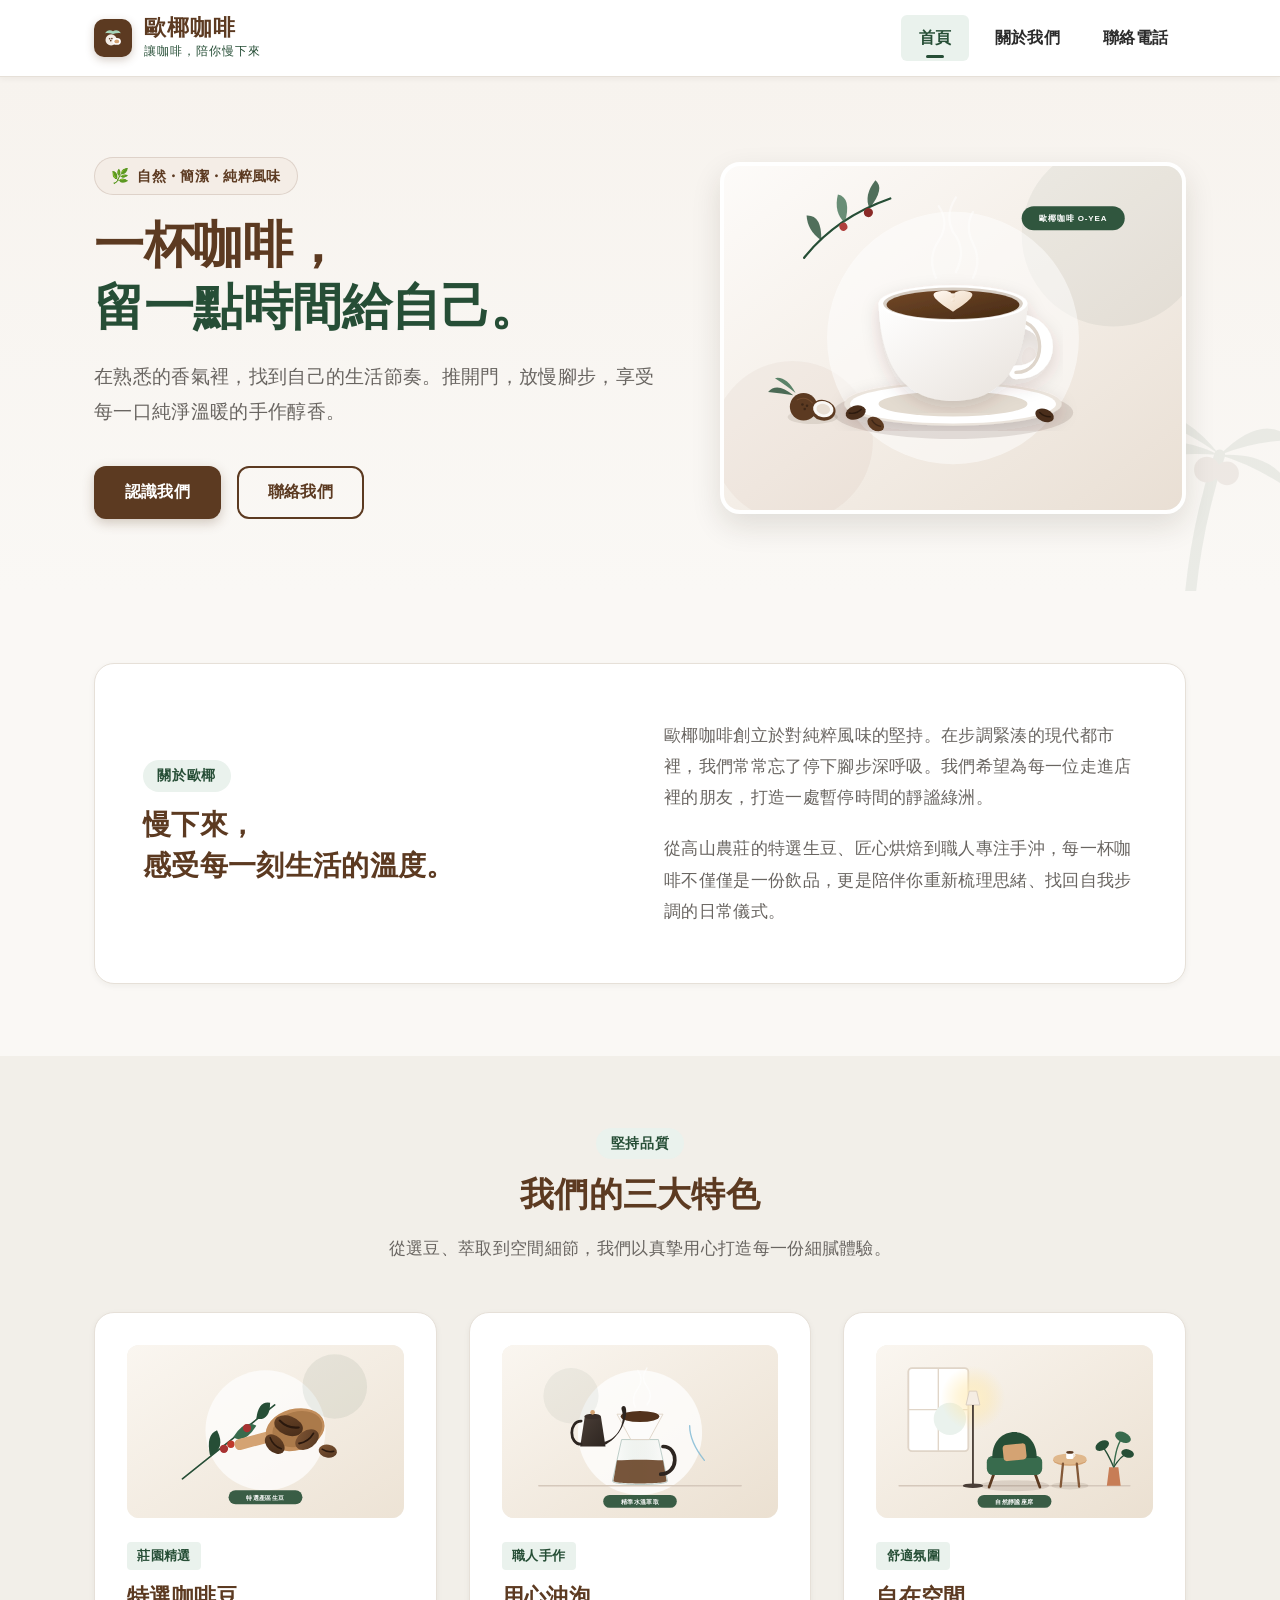
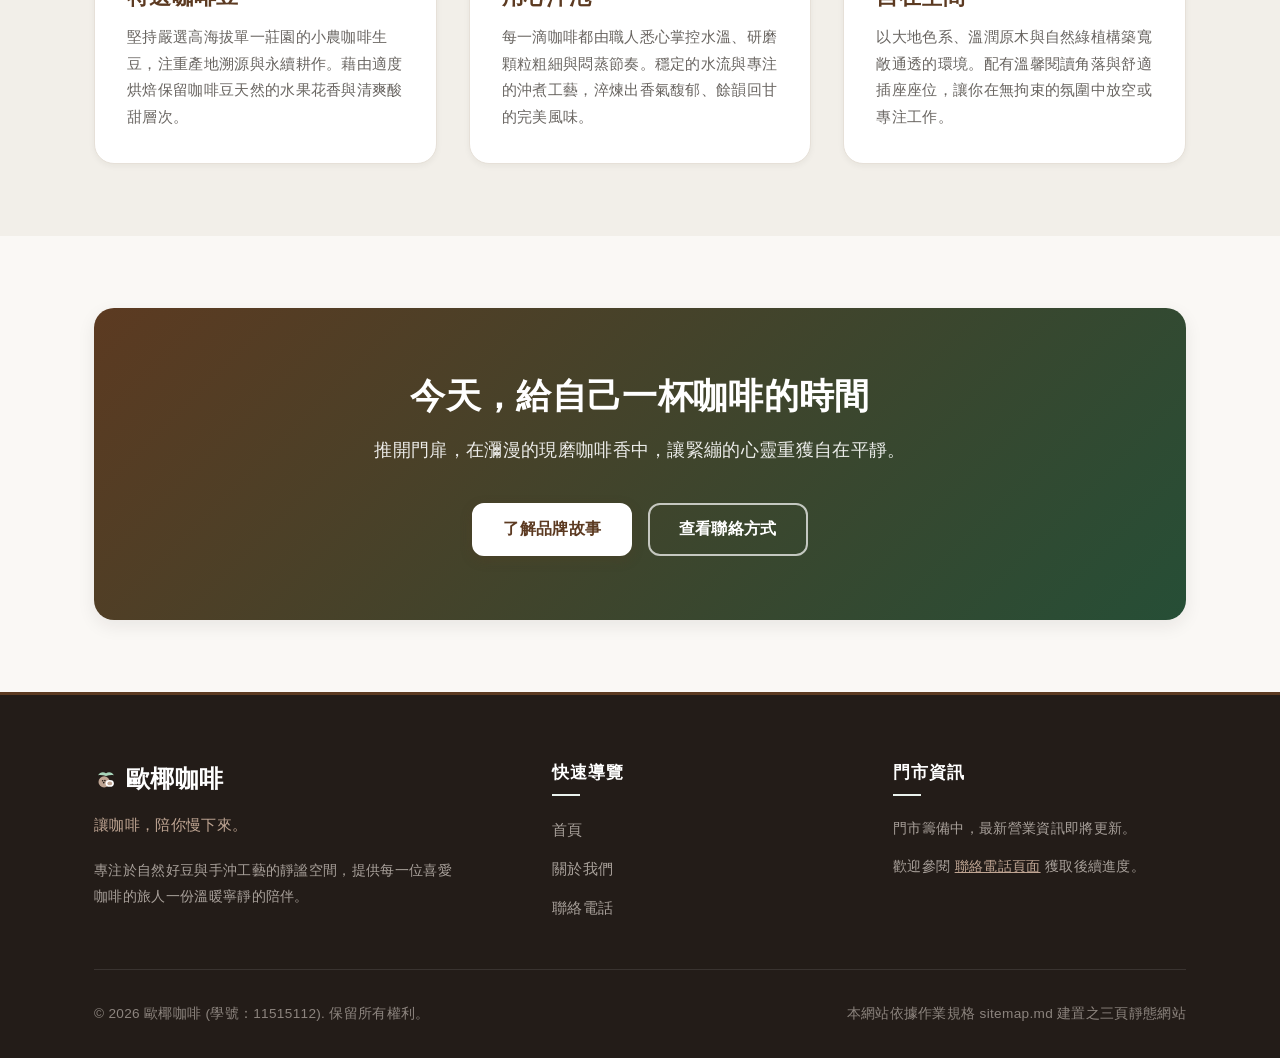
<file: pages/index.html>
<!DOCTYPE html>
<html lang="zh-Hant-TW">
<head>
  <meta charset="UTF-8">
  <meta name="viewport" content="width=device-width, initial-scale=1.0">
  <meta name="description" content="歐椰咖啡 - 一杯咖啡，留一點時間給自己。在熟悉的香氣裡，找到自己的生活節奏。特選咖啡豆、用心沖泡與自在空間。">
  <title>首頁｜歐椰咖啡 - 讓咖啡，陪你慢下來</title>
  <!-- 共用樣式表 -->
  <link rel="stylesheet" href="assets/css/site.css">
</head>
<body>

  <!-- ================= 頂部導覽列 (全站共用) ================= -->
  <header class="site-header">
    <div class="container header-container">
      <!-- 品牌名稱（點擊連回首頁） -->
      <a href="index.html" class="brand-link" aria-label="歐椰咖啡首頁">
        <div class="brand-icon" aria-hidden="true">
          <svg viewBox="0 0 32 32" fill="none" xmlns="http://www.w3.org/2000/svg">
            <path d="M16 7C12 4.5 7.5 6 5.5 9.5C9 9 12.5 9.5 16 10.5C19.5 9.5 23 9 26.5 9.5C24.5 6 20 4.5 16 7Z" fill="#a8d5ba"/>
            <circle cx="13.5" cy="18.5" r="7.5" fill="#f4ede6"/>
            <circle cx="11.5" cy="17" r="1.1" fill="#5c3a21"/>
            <circle cx="14.5" cy="16.8" r="1.1" fill="#5c3a21"/>
            <circle cx="13" cy="19.5" r="1.1" fill="#5c3a21"/>
            <ellipse cx="21" cy="20.5" rx="5.5" ry="4.5" fill="#ffffff"/>
            <ellipse cx="21" cy="20.5" rx="3.2" ry="2.5" fill="#d4a373"/>
          </svg>
        </div>
        <div class="brand-text">
          <span class="brand-name">歐椰咖啡</span>
          <span class="brand-slogan">讓咖啡，陪你慢下來</span>
        </div>
      </a>

      <!-- 手機版漢堡選單按鈕 -->
      <button id="menuToggle" class="menu-toggle" type="button" aria-label="切換導覽選單" aria-expanded="false" aria-controls="siteNav">
        <span></span>
        <span></span>
        <span></span>
      </button>

      <!-- 導覽連結清單 -->
      <nav id="siteNav" class="site-nav" aria-label="主要導覽">
        <ul class="nav-list">
          <li><a href="index.html" class="nav-link active" aria-current="page">首頁</a></li>
          <li><a href="about.html" class="nav-link">關於我們</a></li>
          <li><a href="contact.html" class="nav-link">聯絡電話</a></li>
        </ul>
      </nav>
    </div>
  </header>

  <!-- ================= 主要內容區 ================= -->
  <main>
    <!-- 1. 主視覺區塊 (Hero Section) -->
    <section class="hero-section" aria-labelledby="heroTitle">
      <div class="container hero-grid">
        <div class="hero-content">
          <div class="hero-tag">
            <span>🌿</span> 自然・簡潔・純粹風味
          </div>
          <h1 id="heroTitle" class="hero-title">一杯咖啡，<br><span>留一點時間給自己。</span></h1>
          <p class="hero-lead">在熟悉的香氣裡，找到自己的生活節奏。推開門，放慢腳步，享受每一口純淨溫暖的手作醇香。</p>
          <div class="btn-group hero-actions">
            <a href="about.html" class="btn btn-primary">認識我們</a>
            <a href="contact.html" class="btn btn-secondary">聯絡我們</a>
          </div>
        </div>

        <div class="hero-visual">
          <div class="hero-image-wrapper">
            <img src="assets/images/hero-coffee.svg" alt="歐椰咖啡手沖現煮咖啡主題情境，熱氣與新鮮咖啡豆" width="800" height="600">
          </div>
        </div>
      </div>
    </section>

    <!-- 2. 品牌簡介區塊 (Brand Intro) -->
    <section class="section" aria-labelledby="introTitle">
      <div class="container">
        <div class="brand-intro-box">
          <div>
            <span class="section-badge">關於歐椰</span>
            <h2 id="introTitle" class="intro-highlight">慢下來，<br>感受每一刻生活的溫度。</h2>
          </div>
          <div class="intro-content">
            <p>歐椰咖啡創立於對純粹風味的堅持。在步調緊湊的現代都市裡，我們常常忘了停下腳步深呼吸。我們希望為每一位走進店裡的朋友，打造一處暫停時間的靜謐綠洲。</p>
            <p>從高山農莊的特選生豆、匠心烘焙到職人專注手沖，每一杯咖啡不僅僅是一份飲品，更是陪伴你重新梳理思緒、找回自我步調的日常儀式。</p>
          </div>
        </div>
      </div>
    </section>

    <!-- 3. 三項核心特色 (Features) -->
    <section class="section section-muted" aria-labelledby="featuresTitle">
      <div class="container">
        <div class="section-header">
          <span class="section-badge">堅持品質</span>
          <h2 id="featuresTitle" class="section-title">我們的三大特色</h2>
          <p class="section-desc">從選豆、萃取到空間細節，我們以真摯用心打造每一份細膩體驗。</p>
        </div>

        <div class="features-grid">
          <!-- 特色一：特選咖啡豆 -->
          <article class="card">
            <div class="card-media">
              <img src="assets/images/feature-beans.svg" alt="特選高海拔產區小農咖啡豆" width="600" height="375" loading="lazy">
            </div>
            <span class="card-badge">莊園精選</span>
            <h3 class="card-title">特選咖啡豆</h3>
            <p class="card-text">堅持嚴選高海拔單一莊園的小農咖啡生豆，注重產地溯源與永續耕作。藉由適度烘焙保留咖啡豆天然的水果花香與清爽酸甜層次。</p>
          </article>

          <!-- 特色二：用心沖泡 -->
          <article class="card">
            <div class="card-media">
              <img src="assets/images/feature-roast.svg" alt="職人用心沖泡手沖濾滴咖啡" width="600" height="375" loading="lazy">
            </div>
            <span class="card-badge">職人手作</span>
            <h3 class="card-title">用心沖泡</h3>
            <p class="card-text">每一滴咖啡都由職人悉心掌控水溫、研磨顆粒粗細與悶蒸節奏。穩定的水流與專注的沖煮工藝，淬煉出香氣馥郁、餘韻回甘的完美風味。</p>
          </article>

          <!-- 特色三：自在空間 -->
          <article class="card">
            <div class="card-media">
              <img src="assets/images/feature-space.svg" alt="明亮溫暖的原木與綠植休憩空間" width="600" height="375" loading="lazy">
            </div>
            <span class="card-badge">舒適氛圍</span>
            <h3 class="card-title">自在空間</h3>
            <p class="card-text">以大地色系、溫潤原木與自然綠植構築寬敞通透的環境。配有溫馨閱讀角落與舒適插座座位，讓你在無拘束的氛圍中放空或專注工作。</p>
          </article>
        </div>
      </div>
    </section>

    <!-- 4. 行動呼籲橫幅 (CTA Banner) -->
    <section class="section" aria-labelledby="ctaTitle">
      <div class="container">
        <div class="cta-banner">
          <h2 id="ctaTitle">今天，給自己一杯咖啡的時間</h2>
          <p>推開門扉，在瀰漫的現磨咖啡香中，讓緊繃的心靈重獲自在平靜。</p>
          <div class="btn-group btn-group-center">
            <a href="about.html" class="btn btn-primary">了解品牌故事</a>
            <a href="contact.html" class="btn btn-secondary">查看聯絡方式</a>
          </div>
        </div>
      </div>
    </section>
  </main>

  <!-- ================= 頁尾區塊 (全站共用) ================= -->
  <footer class="site-footer">
    <div class="container">
      <div class="footer-top">
        <div class="footer-brand">
          <span class="footer-logo">
            <svg class="footer-logo-icon" viewBox="0 0 32 32" fill="none" xmlns="http://www.w3.org/2000/svg" aria-hidden="true">
              <path d="M16 7C12 4.5 7.5 6 5.5 9.5C9 9 12.5 9.5 16 10.5C19.5 9.5 23 9 26.5 9.5C24.5 6 20 4.5 16 7Z" fill="#a8d5ba"/>
              <circle cx="13.5" cy="18.5" r="7.5" fill="#bfa593"/>
              <circle cx="11.5" cy="17" r="1.1" fill="#231c18"/>
              <circle cx="14.5" cy="16.8" r="1.1" fill="#231c18"/>
              <circle cx="13" cy="19.5" r="1.1" fill="#231c18"/>
              <ellipse cx="21" cy="20.5" rx="5.5" ry="4.5" fill="#ffffff"/>
              <ellipse cx="21" cy="20.5" rx="3.2" ry="2.5" fill="#bfa593"/>
            </svg>
            歐椰咖啡
          </span>
          <p class="footer-slogan">讓咖啡，陪你慢下來。</p>
          <p class="footer-desc">專注於自然好豆與手沖工藝的靜謐空間，提供每一位喜愛咖啡的旅人一份溫暖寧靜的陪伴。</p>
        </div>

        <div class="footer-nav">
          <h2 class="footer-nav-title">快速導覽</h2>
          <ul class="footer-nav-list">
            <li><a href="index.html" class="footer-nav-link">首頁</a></li>
            <li><a href="about.html" class="footer-nav-link">關於我們</a></li>
            <li><a href="contact.html" class="footer-nav-link">聯絡電話</a></li>
          </ul>
        </div>

        <div class="footer-info">
          <h2 class="footer-nav-title">門市資訊</h2>
          <p class="footer-info-text">門市籌備中，最新營業資訊即將更新。</p>
          <p class="footer-info-text">歡迎參閱 <a href="contact.html" class="footer-inline-link">聯絡電話頁面</a> 獲取後續進度。</p>
        </div>
      </div>

      <div class="footer-bottom">
        <p>&copy; 2026 歐椰咖啡 (學號：11515112). 保留所有權利。</p>
        <p>本網站依據作業規格 sitemap.md 建置之三頁靜態網站</p>
      </div>
    </div>
  </footer>

  <!-- 共用腳本 -->
  <script src="assets/js/site.js"></script>
</body>
</html>
</file>
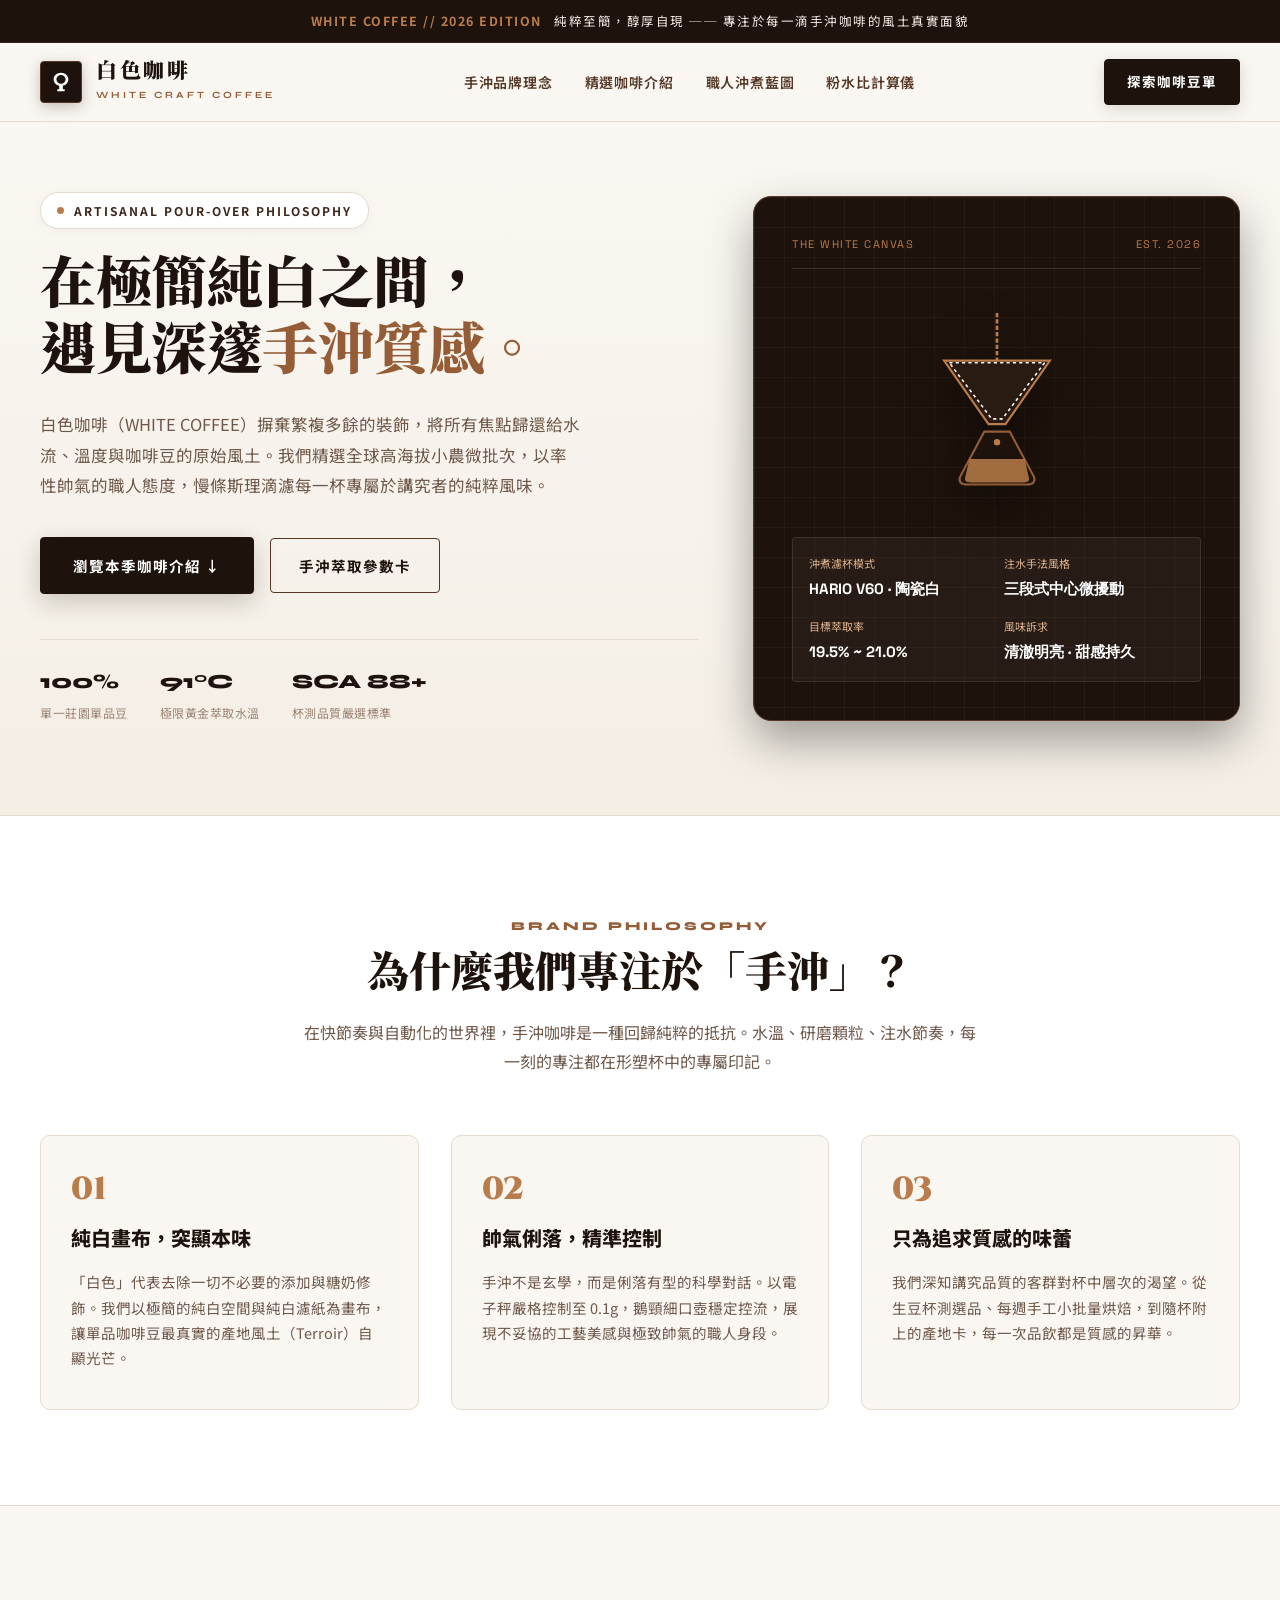
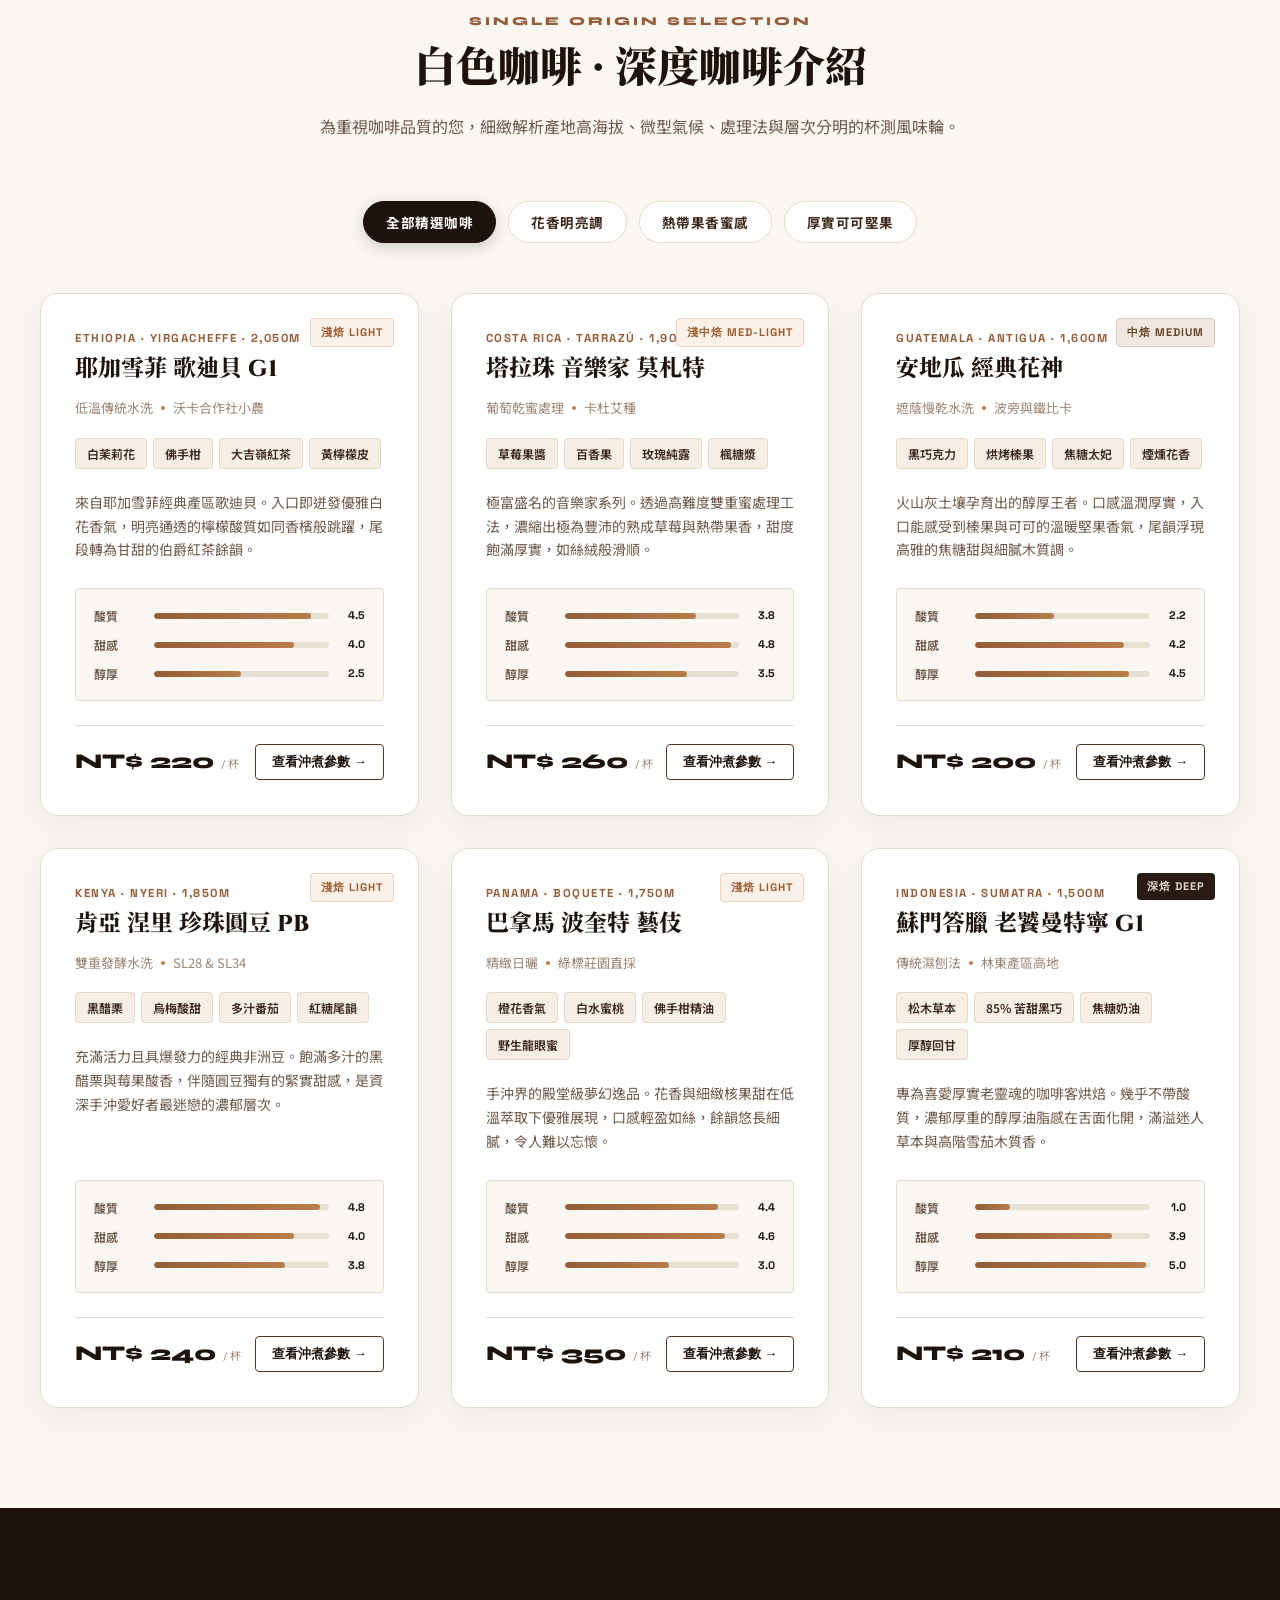
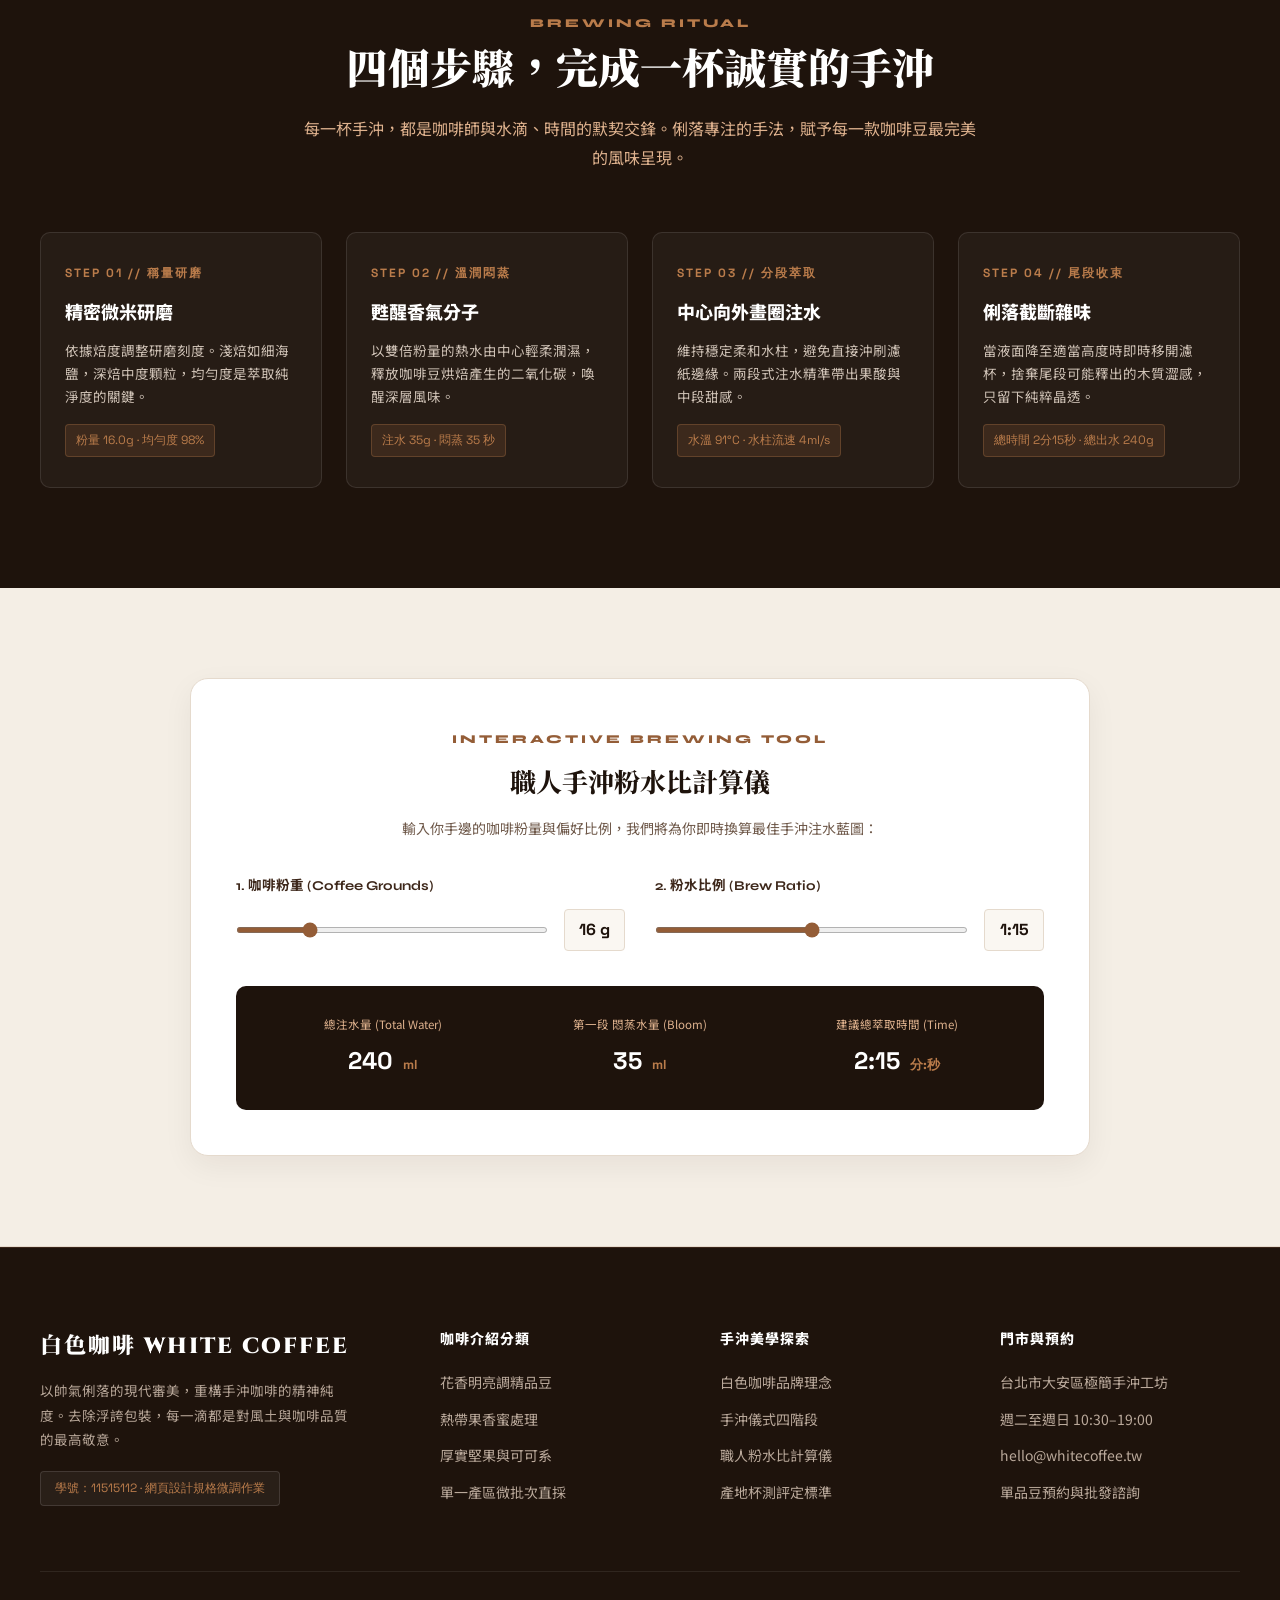
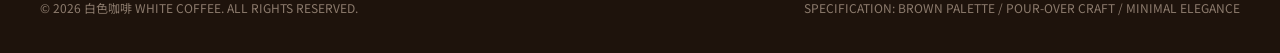
<file: refined/index.html>
<!DOCTYPE html>
<html lang="zh-Hant">
<head>
  <meta charset="UTF-8">
  <meta name="viewport" content="width=device-width, initial-scale=1.0">
  <title>白色咖啡 WHITE COFFEE ｜ 俐落手沖 · 醇厚質感美學</title>
  <meta name="description" content="白色咖啡 WHITE COFFEE：專注於極致手沖咖啡與純粹產地風土。以俐落帥氣的現代質感美學，深度介紹全球頂級微批次精品豆，為講究品質的你呈現最純粹的杯中風土。">
  <link rel="preconnect" href="https://fonts.googleapis.com">
  <link rel="preconnect" href="https://fonts.gstatic.com" crossorigin>
  <link href="https://fonts.googleapis.com/css2?family=Cinzel:wght@600;700;900&family=Noto+Sans+TC:wght@300;400;500;700&family=Noto+Serif+TC:wght@500;600;700;900&family=Syne:wght@600;700;800&family=Space+Grotesk:wght@500;700&display=swap" rel="stylesheet">
  <style>
    :root {
      /* 核心品牌色系：沉穩棕、暖褐與俐落白 */
      --brown-deep: #1e130c;       /* 濃縮濃咖啡黑棕 */
      --brown-dark: #2a1b12;       /* 烘焙深棕 */
      --brown-rich: #3d271a;       /* 摩卡深褐 */
      --brown-medium: #543725;     /* 溫潤胡桃木棕 */
      --brown-amber: #945d37;      /* 琥珀焦糖棕 */
      --brown-caramel: #ba7c4b;    /* 亮焦糖金棕 */
      --brown-light: #dfb28e;      /* 奶咖淺褐 */
      --cream-bg: #faf7f2;         /* 質樸暖白背景 */
      --cream-paper: #f4eee5;      /* 宣紙微奶色 */
      --cream-card: #f9f5ef;       /* 卡片襯底色 */
      --pure-white: #ffffff;       /* 極致純白 */
      --text-dark: #1b120c;        /* 主文字暗深棕 */
      --text-muted: #6e5849;       /* 次要說明棕灰 */
      --text-light: #9c8473;       /* 淺輔助棕字 */
      --border-soft: #e5dacd;      /* 柔和邊框 */
      --border-dark: #3a261a;      /* 深色裝飾邊框 */
      
      --radius-sm: 4px;
      --radius-md: 10px;
      --radius-lg: 18px;
      --shadow-subtle: 0 10px 30px rgba(35, 20, 12, 0.06);
      --shadow-hover: 0 20px 45px rgba(35, 20, 12, 0.14);
      --shadow-dark: 0 20px 45px rgba(0, 0, 0, 0.35);

      --font-display: 'Cinzel', 'Noto Serif TC', serif;
      --font-title: 'Syne', 'Noto Sans TC', sans-serif;
      --font-body: 'Noto Sans TC', sans-serif;
      --font-mono: 'Space Grotesk', monospace;
    }

    * {
      box-sizing: border-box;
      margin: 0;
      padding: 0;
    }

    html {
      scroll-behavior: smooth;
      background-color: var(--cream-bg);
      color: var(--text-dark);
    }

    body {
      font-family: var(--font-body);
      line-height: 1.75;
      font-size: 15px;
      -webkit-font-smoothing: antialiased;
      overflow-x: hidden;
      background: var(--cream-bg);
    }

    /* Selection */
    ::selection {
      background: var(--brown-caramel);
      color: #fff;
    }

    /* Container */
    .container {
      width: min(1200px, calc(100% - 48px));
      margin: 0 auto;
    }

    /* Typography Utilities */
    .font-display { font-family: var(--font-display); }
    .font-title { font-family: var(--font-title); }
    .font-mono { font-family: var(--font-mono); }

    /* Top Announcement Bar */
    .top-bar {
      background: var(--brown-deep);
      color: var(--cream-paper);
      padding: 10px 0;
      font-size: 12.5px;
      letter-spacing: 1.5px;
      text-align: center;
      border-bottom: 1px solid var(--border-dark);
    }

    .top-bar span {
      color: var(--brown-caramel);
      font-weight: 700;
      margin-right: 8px;
    }

    /* Main Navigation Header */
    header {
      position: sticky;
      top: 0;
      z-index: 1000;
      background: rgba(250, 247, 242, 0.94);
      backdrop-filter: blur(14px);
      -webkit-backdrop-filter: blur(14px);
      border-bottom: 1px solid var(--border-soft);
      transition: all 0.3s ease;
    }

    .nav-inner {
      height: 78px;
      display: flex;
      align-items: center;
      justify-content: space-between;
    }

    .brand-logo {
      display: flex;
      align-items: center;
      gap: 14px;
      text-decoration: none;
      color: var(--brown-deep);
    }

    .logo-badge {
      width: 42px;
      height: 42px;
      background: var(--brown-deep);
      border-radius: var(--radius-sm);
      display: grid;
      place-items: center;
      color: var(--pure-white);
      box-shadow: 0 4px 14px rgba(30, 19, 12, 0.25);
      border: 1px solid var(--brown-medium);
      transition: transform 0.25s ease;
    }

    .brand-logo:hover .logo-badge {
      transform: rotate(-6deg) scale(1.05);
      background: var(--brown-rich);
    }

    .logo-badge svg {
      width: 22px;
      height: 22px;
      fill: var(--pure-white);
    }

    .brand-text {
      display: flex;
      flex-direction: column;
    }

    .brand-name {
      font-family: var(--font-display);
      font-size: 21px;
      font-weight: 900;
      letter-spacing: 2.5px;
      color: var(--brown-deep);
      line-height: 1.1;
    }

    .brand-sub {
      font-family: var(--font-title);
      font-size: 9.5px;
      font-weight: 700;
      letter-spacing: 3px;
      color: var(--brown-amber);
      text-transform: uppercase;
      margin-top: 3px;
    }

    nav.desktop-nav {
      display: flex;
      align-items: center;
      gap: 32px;
    }

    nav.desktop-nav a {
      color: var(--brown-medium);
      text-decoration: none;
      font-size: 14px;
      font-weight: 600;
      letter-spacing: 0.8px;
      transition: all 0.2s ease;
      position: relative;
      padding: 6px 0;
    }

    nav.desktop-nav a::after {
      content: '';
      position: absolute;
      bottom: 0;
      left: 0;
      width: 0%;
      height: 2px;
      background: var(--brown-caramel);
      transition: width 0.25s ease;
    }

    nav.desktop-nav a:hover {
      color: var(--brown-deep);
    }

    nav.desktop-nav a:hover::after {
      width: 100%;
    }

    .nav-actions {
      display: flex;
      align-items: center;
      gap: 16px;
    }

    .btn-header-cta {
      background: var(--brown-deep);
      color: var(--pure-white);
      text-decoration: none;
      font-size: 13.5px;
      font-weight: 700;
      letter-spacing: 1px;
      padding: 10px 22px;
      border-radius: var(--radius-sm);
      display: inline-flex;
      align-items: center;
      gap: 8px;
      transition: all 0.25s ease;
      border: 1px solid var(--brown-deep);
      box-shadow: 0 4px 15px rgba(30, 19, 12, 0.15);
    }

    .btn-header-cta:hover {
      background: var(--brown-amber);
      border-color: var(--brown-amber);
      transform: translateY(-2px);
      box-shadow: 0 6px 20px rgba(148, 93, 55, 0.3);
    }

    /* Hero Section - Handsome, Editorial, High Texture */
    .hero-section {
      padding: 70px 0 90px;
      background: linear-gradient(180deg, var(--cream-bg) 0%, var(--cream-paper) 100%);
      position: relative;
      border-bottom: 1px solid var(--border-soft);
    }

    .hero-grid {
      display: grid;
      grid-template-columns: 1.15fr 0.85fr;
      gap: 55px;
      align-items: center;
    }

    .hero-editorial-badge {
      display: inline-flex;
      align-items: center;
      gap: 10px;
      background: var(--pure-white);
      border: 1px solid var(--border-soft);
      padding: 7px 16px;
      border-radius: 30px;
      font-size: 12px;
      font-weight: 700;
      color: var(--brown-rich);
      letter-spacing: 2px;
      margin-bottom: 24px;
      box-shadow: 0 2px 10px rgba(30, 19, 12, 0.04);
    }

    .hero-editorial-badge .bullet {
      width: 7px;
      height: 7px;
      background: var(--brown-caramel);
      border-radius: 50%;
    }

    .hero-headline {
      font-family: var(--font-display);
      font-size: clamp(38px, 5.2vw, 56px);
      font-weight: 900;
      line-height: 1.18;
      letter-spacing: -0.5px;
      color: var(--brown-deep);
      margin-bottom: 24px;
    }

    .hero-headline em {
      font-style: normal;
      color: var(--brown-amber);
      position: relative;
      display: inline-block;
    }

    .hero-headline em::after {
      content: '';
      position: absolute;
      bottom: 6px;
      left: 0;
      right: 0;
      height: 8px;
      background: rgba(186, 124, 75, 0.2);
      z-index: -1;
    }

    .hero-lead {
      font-size: 16.5px;
      color: var(--text-muted);
      line-height: 1.85;
      max-width: 540px;
      margin-bottom: 36px;
    }

    .hero-cta-group {
      display: flex;
      flex-wrap: wrap;
      align-items: center;
      gap: 16px;
      margin-bottom: 45px;
    }

    .btn-primary {
      background: var(--brown-deep);
      color: var(--pure-white);
      font-weight: 700;
      font-size: 14.5px;
      letter-spacing: 1px;
      padding: 15px 32px;
      border-radius: var(--radius-sm);
      text-decoration: none;
      display: inline-flex;
      align-items: center;
      gap: 10px;
      border: 1px solid var(--brown-deep);
      box-shadow: 0 8px 24px rgba(30, 19, 12, 0.2);
      transition: all 0.25s ease;
      cursor: pointer;
    }

    .btn-primary:hover {
      background: var(--brown-rich);
      transform: translateY(-3px);
      box-shadow: 0 12px 30px rgba(30, 19, 12, 0.3);
    }

    .btn-outline {
      background: transparent;
      color: var(--brown-deep);
      font-weight: 700;
      font-size: 14.5px;
      letter-spacing: 1px;
      padding: 14px 28px;
      border-radius: var(--radius-sm);
      text-decoration: none;
      display: inline-flex;
      align-items: center;
      gap: 8px;
      border: 1.5px solid var(--brown-medium);
      transition: all 0.25s ease;
    }

    .btn-outline:hover {
      background: var(--pure-white);
      border-color: var(--brown-deep);
      color: var(--brown-deep);
      transform: translateY(-2px);
    }

    .hero-meta-row {
      display: flex;
      align-items: center;
      gap: 32px;
      padding-top: 24px;
      border-top: 1px solid var(--border-soft);
    }

    .hero-meta-item strong {
      display: block;
      font-family: var(--font-title);
      font-size: 20px;
      font-weight: 800;
      color: var(--brown-deep);
    }

    .hero-meta-item span {
      font-size: 12px;
      color: var(--text-light);
      letter-spacing: 0.5px;
    }

    /* Hero Visual Plate: Minimalist Pour-Over Silhouette */
    .hero-visual-plate {
      background: var(--brown-deep);
      border-radius: var(--radius-lg);
      padding: 38px;
      color: var(--cream-paper);
      box-shadow: var(--shadow-dark);
      position: relative;
      overflow: hidden;
      border: 1px solid var(--brown-medium);
    }

    .plate-texture-grid {
      position: absolute;
      inset: 0;
      background-image: linear-gradient(rgba(255,255,255,0.03) 1px, transparent 1px),
                        linear-gradient(90deg, rgba(255,255,255,0.03) 1px, transparent 1px);
      background-size: 30px 30px;
      pointer-events: none;
    }

    .plate-top-bar {
      display: flex;
      justify-content: space-between;
      align-items: center;
      font-family: var(--font-mono);
      font-size: 11px;
      letter-spacing: 1.5px;
      color: var(--brown-caramel);
      margin-bottom: 24px;
      padding-bottom: 14px;
      border-bottom: 1px solid rgba(255, 255, 255, 0.12);
    }

    .pour-graphic-container {
      display: flex;
      flex-direction: column;
      align-items: center;
      justify-content: center;
      padding: 20px 0;
      position: relative;
    }

    .dripper-svg {
      width: 170px;
      height: 180px;
      filter: drop-shadow(0 15px 25px rgba(0,0,0,0.5));
    }

    .plate-spec-box {
      margin-top: 24px;
      background: rgba(255, 255, 255, 0.04);
      border: 1px solid rgba(255, 255, 255, 0.1);
      border-radius: var(--radius-sm);
      padding: 16px;
      display: grid;
      grid-template-columns: 1fr 1fr;
      gap: 14px;
    }

    .plate-spec-item .spec-label {
      font-size: 11px;
      color: var(--brown-light);
      display: block;
      margin-bottom: 2px;
    }

    .plate-spec-item .spec-value {
      font-family: var(--font-mono);
      font-size: 15px;
      font-weight: 700;
      color: var(--pure-white);
    }

    /* Brand Philosophy Section (推廣手沖咖啡與品牌) */
    .philosophy-section {
      padding: 95px 0;
      background: var(--pure-white);
      border-bottom: 1px solid var(--border-soft);
    }

    .section-header-center {
      text-align: center;
      max-width: 680px;
      margin: 0 auto 60px;
    }

    .section-kicker {
      font-family: var(--font-title);
      font-size: 12px;
      font-weight: 800;
      letter-spacing: 3px;
      text-transform: uppercase;
      color: var(--brown-amber);
      margin-bottom: 12px;
      display: inline-block;
    }

    .section-title {
      font-family: var(--font-display);
      font-size: clamp(28px, 3.8vw, 42px);
      font-weight: 900;
      line-height: 1.25;
      color: var(--brown-deep);
      margin-bottom: 16px;
    }

    .section-desc {
      color: var(--text-muted);
      font-size: 16px;
      line-height: 1.8;
    }

    .philosophy-grid {
      display: grid;
      grid-template-columns: repeat(3, 1fr);
      gap: 32px;
    }

    .philosophy-card {
      background: var(--cream-bg);
      border: 1px solid var(--border-soft);
      border-radius: var(--radius-md);
      padding: 38px 30px;
      transition: all 0.3s ease;
      position: relative;
    }

    .philosophy-card:hover {
      transform: translateY(-6px);
      box-shadow: var(--shadow-hover);
      border-color: var(--brown-caramel);
      background: var(--cream-card);
    }

    .philosophy-number {
      font-family: var(--font-display);
      font-size: 32px;
      font-weight: 900;
      color: var(--brown-caramel);
      margin-bottom: 16px;
      line-height: 1;
    }

    .philosophy-card h3 {
      font-family: var(--font-title);
      font-size: 20px;
      font-weight: 800;
      color: var(--brown-deep);
      margin-bottom: 12px;
    }

    .philosophy-card p {
      font-size: 14.5px;
      color: var(--text-muted);
      line-height: 1.75;
    }

    /* Coffee Introduction Section (核心功能：咖啡介紹) */
    .coffee-showcase-section {
      padding: 100px 0;
      background: var(--cream-bg);
      position: relative;
    }

    /* Filter Tabs for Coffee Selections */
    .filter-tabs {
      display: flex;
      justify-content: center;
      gap: 12px;
      margin-bottom: 50px;
      flex-wrap: wrap;
    }

    .filter-btn {
      background: var(--pure-white);
      border: 1px solid var(--border-soft);
      color: var(--brown-rich);
      font-family: var(--font-title);
      font-size: 13.5px;
      font-weight: 700;
      letter-spacing: 0.5px;
      padding: 10px 22px;
      border-radius: 30px;
      cursor: pointer;
      transition: all 0.25s ease;
    }

    .filter-btn:hover {
      border-color: var(--brown-medium);
      color: var(--brown-deep);
    }

    .filter-btn.active {
      background: var(--brown-deep);
      border-color: var(--brown-deep);
      color: var(--pure-white);
      box-shadow: 0 4px 15px rgba(30, 19, 12, 0.2);
    }

    /* Coffee Cards Grid */
    .coffee-grid {
      display: grid;
      grid-template-columns: repeat(3, 1fr);
      gap: 32px;
    }

    .coffee-card {
      background: var(--pure-white);
      border: 1px solid var(--border-soft);
      border-radius: var(--radius-lg);
      padding: 34px;
      display: flex;
      flex-direction: column;
      position: relative;
      transition: all 0.3s ease;
      box-shadow: var(--shadow-subtle);
    }

    .coffee-card:hover {
      transform: translateY(-8px);
      box-shadow: var(--shadow-hover);
      border-color: var(--brown-caramel);
    }

    .roast-badge {
      position: absolute;
      top: 24px;
      right: 24px;
      font-family: var(--font-mono);
      font-size: 11px;
      font-weight: 700;
      padding: 4px 10px;
      border-radius: 4px;
      letter-spacing: 1px;
    }

    .roast-light {
      background: #fbf1e8;
      color: #9c5c2d;
      border: 1px solid #ebd0bc;
    }

    .roast-medium {
      background: #efe8df;
      color: #684224;
      border: 1px solid #dbcbb9;
    }

    .roast-dark {
      background: #2a1b12;
      color: #e6d8cb;
    }

    .coffee-origin {
      font-family: var(--font-mono);
      font-size: 11.5px;
      font-weight: 700;
      color: var(--brown-amber);
      letter-spacing: 1.5px;
      text-transform: uppercase;
      margin-bottom: 8px;
    }

    .coffee-title {
      font-family: var(--font-display);
      font-size: 23px;
      font-weight: 800;
      color: var(--brown-deep);
      margin-bottom: 12px;
      line-height: 1.25;
    }

    .coffee-process {
      font-size: 13px;
      color: var(--text-light);
      margin-bottom: 18px;
      display: flex;
      align-items: center;
      gap: 8px;
    }

    .coffee-process span {
      display: inline-block;
      width: 4px;
      height: 4px;
      background: var(--brown-caramel);
      border-radius: 50%;
    }

    /* Tasting Notes Chips */
    .notes-tags {
      display: flex;
      flex-wrap: wrap;
      gap: 6px;
      margin-bottom: 22px;
    }

    .note-tag {
      background: var(--cream-paper);
      color: var(--brown-rich);
      font-size: 12px;
      font-weight: 600;
      padding: 4px 11px;
      border-radius: var(--radius-sm);
      border: 1px solid rgba(186, 124, 75, 0.2);
    }

    .coffee-narrative {
      font-size: 14px;
      color: var(--text-muted);
      line-height: 1.7;
      margin-bottom: 26px;
      flex-grow: 1;
    }

    /* Radar / Flavor Profile Bars */
    .flavor-bars {
      background: var(--cream-bg);
      border: 1px solid var(--border-soft);
      border-radius: var(--radius-sm);
      padding: 16px 18px;
      margin-bottom: 24px;
    }

    .flavor-bar-row {
      display: flex;
      align-items: center;
      justify-content: space-between;
      margin-bottom: 8px;
      font-size: 12px;
    }

    .flavor-bar-row:last-child {
      margin-bottom: 0;
    }

    .flavor-bar-label {
      color: var(--text-muted);
      width: 48px;
      font-weight: 600;
    }

    .flavor-bar-track {
      flex-grow: 1;
      height: 6px;
      background: #e9e0d4;
      border-radius: 10px;
      overflow: hidden;
      margin: 0 12px;
    }

    .flavor-bar-fill {
      height: 100%;
      background: linear-gradient(90deg, var(--brown-amber), var(--brown-caramel));
      border-radius: 10px;
    }

    .flavor-bar-num {
      font-family: var(--font-mono);
      font-size: 11px;
      font-weight: 700;
      color: var(--brown-deep);
      width: 24px;
      text-align: right;
    }

    /* Card Bottom Action */
    .coffee-card-footer {
      display: flex;
      align-items: center;
      justify-content: space-between;
      padding-top: 18px;
      border-top: 1px solid var(--border-soft);
    }

    .coffee-price {
      font-family: var(--font-title);
      font-size: 21px;
      font-weight: 800;
      color: var(--brown-deep);
    }

    .coffee-price small {
      font-size: 11px;
      font-weight: normal;
      color: var(--text-light);
    }

    .btn-detail-trigger {
      background: var(--pure-white);
      border: 1px solid var(--brown-medium);
      color: var(--brown-deep);
      font-size: 13px;
      font-weight: 700;
      padding: 8px 16px;
      border-radius: var(--radius-sm);
      cursor: pointer;
      transition: all 0.2s ease;
      display: inline-flex;
      align-items: center;
      gap: 6px;
    }

    .btn-detail-trigger:hover {
      background: var(--brown-deep);
      border-color: var(--brown-deep);
      color: var(--pure-white);
    }

    /* Hand Pour Blueprint / Ritual Section (推廣手沖咖啡細節) */
    .ritual-section {
      padding: 100px 0;
      background: var(--brown-deep);
      color: var(--cream-paper);
      position: relative;
    }

    .ritual-section .section-title {
      color: var(--pure-white);
    }

    .ritual-section .section-desc {
      color: var(--brown-light);
    }

    .steps-timeline {
      display: grid;
      grid-template-columns: repeat(4, 1fr);
      gap: 24px;
      margin-top: 50px;
    }

    .step-item {
      background: rgba(255, 255, 255, 0.04);
      border: 1px solid rgba(255, 255, 255, 0.1);
      border-radius: var(--radius-md);
      padding: 30px 24px;
      position: relative;
      transition: all 0.3s ease;
    }

    .step-item:hover {
      background: rgba(255, 255, 255, 0.08);
      border-color: var(--brown-caramel);
      transform: translateY(-4px);
    }

    .step-badge {
      font-family: var(--font-mono);
      font-size: 12px;
      font-weight: 800;
      color: var(--brown-caramel);
      letter-spacing: 2px;
      margin-bottom: 14px;
      display: block;
    }

    .step-item h4 {
      font-family: var(--font-title);
      font-size: 18px;
      font-weight: 800;
      color: var(--pure-white);
      margin-bottom: 10px;
    }

    .step-item p {
      font-size: 13.5px;
      color: #cfc2b6;
      line-height: 1.7;
      margin-bottom: 16px;
    }

    .step-param {
      font-family: var(--font-mono);
      font-size: 12px;
      color: var(--brown-caramel);
      background: rgba(186, 124, 75, 0.15);
      padding: 5px 10px;
      border-radius: 4px;
      display: inline-block;
      border: 1px solid rgba(186, 124, 75, 0.3);
    }

    /* Interactive Hand-Drip Ratio Calculator */
    .calculator-section {
      padding: 90px 0;
      background: var(--cream-paper);
      border-bottom: 1px solid var(--border-soft);
    }

    .calculator-box {
      background: var(--pure-white);
      border: 1px solid var(--border-soft);
      border-radius: var(--radius-lg);
      padding: 45px;
      max-width: 900px;
      margin: 0 auto;
      box-shadow: var(--shadow-subtle);
    }

    .calc-header {
      text-align: center;
      margin-bottom: 35px;
    }

    .calc-header h3 {
      font-family: var(--font-display);
      font-size: 26px;
      font-weight: 800;
      color: var(--brown-deep);
      margin-bottom: 8px;
    }

    .calc-header p {
      color: var(--text-muted);
      font-size: 14px;
    }

    .calc-inputs-grid {
      display: grid;
      grid-template-columns: 1fr 1fr;
      gap: 30px;
      margin-bottom: 35px;
    }

    .calc-field label {
      display: block;
      font-family: var(--font-title);
      font-size: 13.5px;
      font-weight: 700;
      color: var(--brown-rich);
      margin-bottom: 10px;
    }

    .calc-range-wrapper {
      display: flex;
      align-items: center;
      gap: 16px;
    }

    .calc-range-wrapper input[type="range"] {
      flex-grow: 1;
      accent-color: var(--brown-amber);
      height: 6px;
    }

    .calc-display-badge {
      font-family: var(--font-mono);
      font-size: 16px;
      font-weight: 700;
      color: var(--brown-deep);
      background: var(--cream-bg);
      padding: 6px 14px;
      border-radius: var(--radius-sm);
      border: 1px solid var(--border-soft);
      min-width: 60px;
      text-align: center;
    }

    .calc-result-plate {
      background: var(--brown-deep);
      color: var(--cream-paper);
      border-radius: var(--radius-md);
      padding: 28px;
      display: grid;
      grid-template-columns: repeat(3, 1fr);
      gap: 20px;
      text-align: center;
    }

    .calc-result-item .calc-res-label {
      font-size: 11.5px;
      color: var(--brown-light);
      margin-bottom: 6px;
      display: block;
    }

    .calc-result-item .calc-res-val {
      font-family: var(--font-mono);
      font-size: 24px;
      font-weight: 800;
      color: var(--pure-white);
    }

    .calc-result-item .calc-res-val em {
      font-size: 13px;
      color: var(--brown-caramel);
      font-style: normal;
      margin-left: 4px;
    }

    /* Modal for Deep Coffee Exploration */
    .coffee-modal-overlay {
      position: fixed;
      inset: 0;
      background: rgba(20, 12, 7, 0.7);
      backdrop-filter: blur(8px);
      -webkit-backdrop-filter: blur(8px);
      z-index: 2000;
      opacity: 0;
      visibility: hidden;
      transition: all 0.3s ease;
      display: grid;
      place-items: center;
      padding: 20px;
    }

    .coffee-modal-overlay.active {
      opacity: 1;
      visibility: visible;
    }

    .coffee-modal {
      background: var(--pure-white);
      border-radius: var(--radius-lg);
      width: min(680px, 100%);
      padding: 40px;
      box-shadow: 0 30px 60px rgba(0, 0, 0, 0.3);
      position: relative;
      transform: translateY(20px);
      transition: transform 0.3s ease;
    }

    .coffee-modal-overlay.active .coffee-modal {
      transform: translateY(0);
    }

    .modal-close-btn {
      position: absolute;
      top: 24px;
      right: 24px;
      background: var(--cream-paper);
      border: none;
      width: 36px;
      height: 36px;
      border-radius: 50%;
      cursor: pointer;
      font-size: 20px;
      color: var(--brown-deep);
      display: grid;
      place-items: center;
      transition: all 0.2s;
    }

    .modal-close-btn:hover {
      background: var(--brown-deep);
      color: #fff;
    }

    .modal-header-tag {
      font-family: var(--font-mono);
      font-size: 11.5px;
      font-weight: 700;
      color: var(--brown-amber);
      letter-spacing: 2px;
      text-transform: uppercase;
      margin-bottom: 8px;
    }

    .modal-title {
      font-family: var(--font-display);
      font-size: 28px;
      font-weight: 800;
      color: var(--brown-deep);
      margin-bottom: 20px;
    }

    .modal-specs-table {
      width: 100%;
      border-collapse: collapse;
      margin-bottom: 24px;
      font-size: 13.5px;
    }

    .modal-specs-table tr {
      border-bottom: 1px solid var(--border-soft);
    }

    .modal-specs-table td {
      padding: 10px 0;
    }

    .modal-specs-table td:first-child {
      color: var(--text-light);
      font-weight: 600;
      width: 110px;
    }

    .modal-specs-table td:last-child {
      color: var(--brown-deep);
      font-weight: 700;
    }

    .modal-pour-advice {
      background: var(--cream-bg);
      border-left: 4px solid var(--brown-caramel);
      padding: 16px 20px;
      border-radius: 0 var(--radius-sm) var(--radius-sm) 0;
      font-size: 13.5px;
      color: var(--brown-rich);
      line-height: 1.7;
    }

    /* Footer */
    footer {
      background: var(--brown-deep);
      color: var(--cream-paper);
      padding: 80px 0 35px;
      border-top: 1px solid var(--border-dark);
      font-size: 14px;
    }

    .footer-grid {
      display: grid;
      grid-template-columns: 1.5fr 1fr 1fr 1fr;
      gap: 40px;
      margin-bottom: 55px;
    }

    .footer-brand-title {
      font-family: var(--font-display);
      font-size: 22px;
      font-weight: 900;
      letter-spacing: 2px;
      color: var(--pure-white);
      margin-bottom: 12px;
    }

    .footer-brand-p {
      color: #b5a496;
      font-size: 13.5px;
      line-height: 1.8;
      max-width: 320px;
      margin-bottom: 20px;
    }

    .footer-student-tag {
      display: inline-block;
      background: rgba(255, 255, 255, 0.05);
      border: 1px solid rgba(255, 255, 255, 0.12);
      padding: 6px 14px;
      border-radius: var(--radius-sm);
      font-family: var(--font-mono);
      font-size: 12px;
      color: var(--brown-caramel);
    }

    .footer-column h5 {
      font-family: var(--font-title);
      font-size: 14px;
      font-weight: 800;
      letter-spacing: 1px;
      color: var(--pure-white);
      margin-bottom: 18px;
    }

    .footer-column ul {
      list-style: none;
    }

    .footer-column ul li {
      margin-bottom: 12px;
    }

    .footer-column ul li a {
      color: #baa99b;
      text-decoration: none;
      transition: color 0.2s;
    }

    .footer-column ul li a:hover {
      color: var(--brown-caramel);
    }

    .footer-bottom {
      border-top: 1px solid rgba(255, 255, 255, 0.08);
      padding-top: 25px;
      display: flex;
      justify-content: space-between;
      align-items: center;
      font-size: 12px;
      color: #8c7b6d;
    }

    /* Responsive */
    @media (max-width: 992px) {
      .hero-grid { grid-template-columns: 1fr; }
      .philosophy-grid { grid-template-columns: 1fr; }
      .coffee-grid { grid-template-columns: 1fr; }
      .steps-timeline { grid-template-columns: 1fr 1fr; }
      .calc-inputs-grid { grid-template-columns: 1fr; }
      .footer-grid { grid-template-columns: 1fr 1fr; }
      nav.desktop-nav { display: none; }
    }

    @media (max-width: 600px) {
      .steps-timeline { grid-template-columns: 1fr; }
      .calc-result-plate { grid-template-columns: 1fr; gap: 14px; }
      .footer-grid { grid-template-columns: 1fr; }
      .footer-bottom { flex-direction: column; gap: 12px; text-align: center; }
    }
  </style>
</head>
<body>

  <!-- Top Announcement Bar -->
  <div class="top-bar">
    <div class="container">
      <span>WHITE COFFEE // 2026 EDITION</span> 
      純粹至簡，醇厚自現 ── 專注於每一滴手沖咖啡的風土真實面貌
    </div>
  </div>

  <!-- Header Navigation -->
  <header>
    <div class="container nav-inner">
      <a href="#hero" class="brand-logo">
        <div class="logo-badge">
          <svg viewBox="0 0 24 24">
            <path d="M12 2C8 2 4 5 4 9c0 3.5 2.5 6.4 6 7v4H8v2h8v-2h-2v-4c3.5-.6 6-3.5 6-7 0-4-4-7-8-7zm0 12c-2.8 0-5-2.2-5-5 0-2.5 2.5-4.7 5-4.7s5 2.2 5 4.7c0 2.8-2.2 5-5 5z"/>
          </svg>
        </div>
        <div class="brand-text">
          <span class="brand-name">白色咖啡</span>
          <span class="brand-sub">WHITE CRAFT COFFEE</span>
        </div>
      </a>

      <nav class="desktop-nav">
        <a href="#philosophy">手沖品牌理念</a>
        <a href="#coffees">精選咖啡介紹</a>
        <a href="#ritual">職人沖煮藍圖</a>
        <a href="#calculator">粉水比計算儀</a>
      </nav>

      <div class="nav-actions">
        <a href="#coffees" class="btn-header-cta">
          探索咖啡豆單
        </a>
      </div>
    </div>
  </header>

  <!-- Hero Section -->
  <section class="hero-section" id="hero">
    <div class="container hero-grid">
      <div class="hero-content">
        <div class="hero-editorial-badge">
          <span class="bullet"></span>
          ARTISANAL POUR-OVER PHILOSOPHY
        </div>
        <h1 class="hero-headline">
          在極簡純白之間，<br>
          遇見深邃<em>手沖質感。</em>
        </h1>
        <p class="hero-lead">
          白色咖啡（WHITE COFFEE）摒棄繁複多餘的裝飾，將所有焦點歸還給水流、溫度與咖啡豆的原始風土。我們精選全球高海拔小農微批次，以率性帥氣的職人態度，慢條斯理滴濾每一杯專屬於講究者的純粹風味。
        </p>

        <div class="hero-cta-group">
          <a href="#coffees" class="btn-primary">
            瀏覽本季咖啡介紹 ↓
          </a>
          <a href="#calculator" class="btn-outline">
            手沖萃取參數卡
          </a>
        </div>

        <div class="hero-meta-row">
          <div class="hero-meta-item">
            <strong>100%</strong>
            <span>單一莊園單品豆</span>
          </div>
          <div class="hero-meta-item">
            <strong>91°C</strong>
            <span>極限黃金萃取水溫</span>
          </div>
          <div class="hero-meta-item">
            <strong>SCA 88+</strong>
            <span>杯測品質嚴選標準</span>
          </div>
        </div>
      </div>

      <!-- Hero Visual Plate: Minimalist Pour-Over Silhouette -->
      <div class="hero-visual-plate">
        <div class="plate-texture-grid"></div>
        <div class="plate-top-bar">
          <span>THE WHITE CANVAS</span>
          <span>EST. 2026</span>
        </div>

        <div class="pour-graphic-container">
          <!-- Hand Drip Graphic -->
          <svg class="dripper-svg" viewBox="0 0 160 170">
            <!-- Gooseneck Kettle Spout Water Stream -->
            <path d="M80 0 L80 45" stroke="#ba7c4b" stroke-width="2.5" stroke-dasharray="4 2"/>
            <!-- Dripper Cone V60 -->
            <polygon points="30,45 130,45 88,105 72,105" fill="#2a1b12" stroke="#ba7c4b" stroke-width="2"/>
            <!-- Paper Filter White Line -->
            <polygon points="35,47 125,47 85,100 75,100" fill="none" stroke="#faf7f2" stroke-width="1.5" stroke-dasharray="3 3"/>
            <!-- Server / Glass Carafe -->
            <path d="M68 112 L92 112 L115 155 Q117 162 108 162 L52 162 Q43 162 45 155 Z" fill="#1e130c" stroke="#945d37" stroke-width="2"/>
            <!-- Extracted Coffee Liquid -->
            <path d="M54 138 L106 138 L110 155 Q112 160 105 160 L55 160 Q48 160 50 155 Z" fill="#ba7c4b" opacity="0.85"/>
            <!-- Drip Droplet -->
            <circle cx="80" cy="122" r="3" fill="#ba7c4b"/>
          </svg>
        </div>

        <div class="plate-spec-box">
          <div class="plate-spec-item">
            <span class="spec-label">沖煮濾杯模式</span>
            <span class="spec-value">HARIO V60 · 陶瓷白</span>
          </div>
          <div class="plate-spec-item">
            <span class="spec-label">注水手法風格</span>
            <span class="spec-value">三段式中心微擾動</span>
          </div>
          <div class="plate-spec-item">
            <span class="spec-label">目標萃取率</span>
            <span class="spec-value">19.5% ~ 21.0%</span>
          </div>
          <div class="plate-spec-item">
            <span class="spec-label">風味訴求</span>
            <span class="spec-value">清澈明亮 · 甜感持久</span>
          </div>
        </div>
      </div>
    </div>
  </section>

  <!-- Brand Philosophy Section (推廣手沖咖啡與品牌) -->
  <section class="philosophy-section" id="philosophy">
    <div class="container">
      <div class="section-header-center">
        <span class="section-kicker">BRAND PHILOSOPHY</span>
        <h2 class="section-title">為什麼我們專注於「手沖」？</h2>
        <p class="section-desc">
          在快節奏與自動化的世界裡，手沖咖啡是一種回歸純粹的抵抗。水溫、研磨顆粒、注水節奏，每一刻的專注都在形塑杯中的專屬印記。
        </p>
      </div>

      <div class="philosophy-grid">
        <div class="philosophy-card">
          <div class="philosophy-number">01</div>
          <h3>純白畫布，突顯本味</h3>
          <p>
            「白色」代表去除一切不必要的添加與糖奶修飾。我們以極簡的純白空間與純白濾紙為畫布，讓單品咖啡豆最真實的產地風土（Terroir）自顯光芒。
          </p>
        </div>

        <div class="philosophy-card">
          <div class="philosophy-number">02</div>
          <h3>帥氣俐落，精準控制</h3>
          <p>
            手沖不是玄學，而是俐落有型的科學對話。以電子秤嚴格控制至 0.1g，鵝頸細口壺穩定控流，展現不妥協的工藝美感與極致帥氣的職人身段。
          </p>
        </div>

        <div class="philosophy-card">
          <div class="philosophy-number">03</div>
          <h3>只為追求質感的味蕾</h3>
          <p>
            我們深知講究品質的客群對杯中層次的渴望。從生豆杯測選品、每週手工小批量烘焙，到隨杯附上的產地卡，每一次品飲都是質感的昇華。
          </p>
        </div>
      </div>
    </div>
  </section>

  <!-- Coffee Showcase Section (功能：咖啡介紹) -->
  <section class="coffee-showcase-section" id="coffees">
    <div class="container">
      <div class="section-header-center">
        <span class="section-kicker">SINGLE ORIGIN SELECTION</span>
        <h2 class="section-title">白色咖啡 · 深度咖啡介紹</h2>
        <p class="section-desc">
          為重視咖啡品質的您，細緻解析產地高海拔、微型氣候、處理法與層次分明的杯測風味輪。
        </p>
      </div>

      <!-- Filter Buttons -->
      <div class="filter-tabs">
        <button class="filter-btn active" onclick="filterCategory('all', this)">全部精選咖啡</button>
        <button class="filter-btn" onclick="filterCategory('floral', this)">花香明亮調</button>
        <button class="filter-btn" onclick="filterCategory('fruity', this)">熱帶果香蜜感</button>
        <button class="filter-btn" onclick="filterCategory('nutty', this)">厚實可可堅果</button>
      </div>

      <!-- Coffee Cards -->
      <div class="coffee-grid" id="coffeeGrid">
        
        <!-- Card 1 -->
        <div class="coffee-card" data-category="floral">
          <span class="roast-badge roast-light">淺焙 LIGHT</span>
          <div class="coffee-origin">ETHIOPIA · YIRGACHEFFE · 2,050M</div>
          <h3 class="coffee-title">耶加雪菲 歌迪貝 G1</h3>
          <div class="coffee-process">
            低溫傳統水洗 <span></span> 沃卡合作社小農
          </div>
          <div class="notes-tags">
            <span class="note-tag">白茉莉花</span>
            <span class="note-tag">佛手柑</span>
            <span class="note-tag">大吉嶺紅茶</span>
            <span class="note-tag">黃檸檬皮</span>
          </div>
          <p class="coffee-narrative">
            來自耶加雪菲經典產區歌迪貝。入口即迸發優雅白花香氣，明亮通透的檸檬酸質如同香檳般跳躍，尾段轉為甘甜的伯爵紅茶餘韻。
          </p>
          <div class="flavor-bars">
            <div class="flavor-bar-row">
              <span class="flavor-bar-label">酸質</span>
              <div class="flavor-bar-track"><div class="flavor-bar-fill" style="width: 90%;"></div></div>
              <span class="flavor-bar-num">4.5</span>
            </div>
            <div class="flavor-bar-row">
              <span class="flavor-bar-label">甜感</span>
              <div class="flavor-bar-track"><div class="flavor-bar-fill" style="width: 80%;"></div></div>
              <span class="flavor-bar-num">4.0</span>
            </div>
            <div class="flavor-bar-row">
              <span class="flavor-bar-label">醇厚</span>
              <div class="flavor-bar-track"><div class="flavor-bar-fill" style="width: 50%;"></div></div>
              <span class="flavor-bar-num">2.5</span>
            </div>
          </div>
          <div class="coffee-card-footer">
            <div class="coffee-price">NT$ 220 <small>/ 杯</small></div>
            <button class="btn-detail-trigger" onclick="openDetail('耶加雪菲 歌迪貝 G1')">
              查看沖煮參數 →
            </button>
          </div>
        </div>

        <!-- Card 2 -->
        <div class="coffee-card" data-category="fruity">
          <span class="roast-badge roast-light">淺中焙 MED-LIGHT</span>
          <div class="coffee-origin">COSTA RICA · TARRAZÚ · 1,900M</div>
          <h3 class="coffee-title">塔拉珠 音樂家 莫札特</h3>
          <div class="coffee-process">
            葡萄乾蜜處理 <span></span> 卡杜艾種
          </div>
          <div class="notes-tags">
            <span class="note-tag">草莓果醬</span>
            <span class="note-tag">百香果</span>
            <span class="note-tag">玫瑰純露</span>
            <span class="note-tag">楓糖漿</span>
          </div>
          <p class="coffee-narrative">
            極富盛名的音樂家系列。透過高難度雙重蜜處理工法，濃縮出極為豐沛的熟成草莓與熱帶果香，甜度飽滿厚實，如絲絨般滑順。
          </p>
          <div class="flavor-bars">
            <div class="flavor-bar-row">
              <span class="flavor-bar-label">酸質</span>
              <div class="flavor-bar-track"><div class="flavor-bar-fill" style="width: 75%;"></div></div>
              <span class="flavor-bar-num">3.8</span>
            </div>
            <div class="flavor-bar-row">
              <span class="flavor-bar-label">甜感</span>
              <div class="flavor-bar-track"><div class="flavor-bar-fill" style="width: 95%;"></div></div>
              <span class="flavor-bar-num">4.8</span>
            </div>
            <div class="flavor-bar-row">
              <span class="flavor-bar-label">醇厚</span>
              <div class="flavor-bar-track"><div class="flavor-bar-fill" style="width: 70%;"></div></div>
              <span class="flavor-bar-num">3.5</span>
            </div>
          </div>
          <div class="coffee-card-footer">
            <div class="coffee-price">NT$ 260 <small>/ 杯</small></div>
            <button class="btn-detail-trigger" onclick="openDetail('塔拉珠 音樂家 莫札特')">
              查看沖煮參數 →
            </button>
          </div>
        </div>

        <!-- Card 3 -->
        <div class="coffee-card" data-category="nutty">
          <span class="roast-badge roast-medium">中焙 MEDIUM</span>
          <div class="coffee-origin">GUATEMALA · ANTIGUA · 1,600M</div>
          <h3 class="coffee-title">安地瓜 經典花神</h3>
          <div class="coffee-process">
            遮蔭慢乾水洗 <span></span> 波旁與鐵比卡
          </div>
          <div class="notes-tags">
            <span class="note-tag">黑巧克力</span>
            <span class="note-tag">烘烤榛果</span>
            <span class="note-tag">焦糖太妃</span>
            <span class="note-tag">煙燻花香</span>
          </div>
          <p class="coffee-narrative">
            火山灰土壤孕育出的醇厚王者。口感溫潤厚實，入口能感受到榛果與可可的溫暖堅果香氣，尾韻浮現高雅的焦糖甜與細膩木質調。
          </p>
          <div class="flavor-bars">
            <div class="flavor-bar-row">
              <span class="flavor-bar-label">酸質</span>
              <div class="flavor-bar-track"><div class="flavor-bar-fill" style="width: 45%;"></div></div>
              <span class="flavor-bar-num">2.2</span>
            </div>
            <div class="flavor-bar-row">
              <span class="flavor-bar-label">甜感</span>
              <div class="flavor-bar-track"><div class="flavor-bar-fill" style="width: 85%;"></div></div>
              <span class="flavor-bar-num">4.2</span>
            </div>
            <div class="flavor-bar-row">
              <span class="flavor-bar-label">醇厚</span>
              <div class="flavor-bar-track"><div class="flavor-bar-fill" style="width: 88%;"></div></div>
              <span class="flavor-bar-num">4.5</span>
            </div>
          </div>
          <div class="coffee-card-footer">
            <div class="coffee-price">NT$ 200 <small>/ 杯</small></div>
            <button class="btn-detail-trigger" onclick="openDetail('安地瓜 經典花神')">
              查看沖煮參數 →
            </button>
          </div>
        </div>

        <!-- Card 4 -->
        <div class="coffee-card" data-category="fruity">
          <span class="roast-badge roast-light">淺焙 LIGHT</span>
          <div class="coffee-origin">KENYA · NYERI · 1,850M</div>
          <h3 class="coffee-title">肯亞 涅里 珍珠圓豆 PB</h3>
          <div class="coffee-process">
            雙重發酵水洗 <span></span> SL28 & SL34
          </div>
          <div class="notes-tags">
            <span class="note-tag">黑醋栗</span>
            <span class="note-tag">烏梅酸甜</span>
            <span class="note-tag">多汁番茄</span>
            <span class="note-tag">紅糖尾韻</span>
          </div>
          <p class="coffee-narrative">
            充滿活力且具爆發力的經典非洲豆。飽滿多汁的黑醋栗與莓果酸香，伴隨圓豆獨有的緊實甜感，是資深手沖愛好者最迷戀的濃郁層次。
          </p>
          <div class="flavor-bars">
            <div class="flavor-bar-row">
              <span class="flavor-bar-label">酸質</span>
              <div class="flavor-bar-track"><div class="flavor-bar-fill" style="width: 95%;"></div></div>
              <span class="flavor-bar-num">4.8</span>
            </div>
            <div class="flavor-bar-row">
              <span class="flavor-bar-label">甜感</span>
              <div class="flavor-bar-track"><div class="flavor-bar-fill" style="width: 80%;"></div></div>
              <span class="flavor-bar-num">4.0</span>
            </div>
            <div class="flavor-bar-row">
              <span class="flavor-bar-label">醇厚</span>
              <div class="flavor-bar-track"><div class="flavor-bar-fill" style="width: 75%;"></div></div>
              <span class="flavor-bar-num">3.8</span>
            </div>
          </div>
          <div class="coffee-card-footer">
            <div class="coffee-price">NT$ 240 <small>/ 杯</small></div>
            <button class="btn-detail-trigger" onclick="openDetail('肯亞 涅里 珍珠圓豆 PB')">
              查看沖煮參數 →
            </button>
          </div>
        </div>

        <!-- Card 5 -->
        <div class="coffee-card" data-category="floral">
          <span class="roast-badge roast-light">淺焙 LIGHT</span>
          <div class="coffee-origin">PANAMA · BOQUETE · 1,750M</div>
          <h3 class="coffee-title">巴拿馬 波奎特 藝伎</h3>
          <div class="coffee-process">
            精緻日曬 <span></span> 綠標莊園直採
          </div>
          <div class="notes-tags">
            <span class="note-tag">橙花香氣</span>
            <span class="note-tag">白水蜜桃</span>
            <span class="note-tag">佛手柑精油</span>
            <span class="note-tag">野生龍眼蜜</span>
          </div>
          <p class="coffee-narrative">
            手沖界的殿堂級夢幻逸品。花香與細緻核果甜在低溫萃取下優雅展現，口感輕盈如絲，餘韻悠長細膩，令人難以忘懷。
          </p>
          <div class="flavor-bars">
            <div class="flavor-bar-row">
              <span class="flavor-bar-label">酸質</span>
              <div class="flavor-bar-track"><div class="flavor-bar-fill" style="width: 88%;"></div></div>
              <span class="flavor-bar-num">4.4</span>
            </div>
            <div class="flavor-bar-row">
              <span class="flavor-bar-label">甜感</span>
              <div class="flavor-bar-track"><div class="flavor-bar-fill" style="width: 92%;"></div></div>
              <span class="flavor-bar-num">4.6</span>
            </div>
            <div class="flavor-bar-row">
              <span class="flavor-bar-label">醇厚</span>
              <div class="flavor-bar-track"><div class="flavor-bar-fill" style="width: 60%;"></div></div>
              <span class="flavor-bar-num">3.0</span>
            </div>
          </div>
          <div class="coffee-card-footer">
            <div class="coffee-price">NT$ 350 <small>/ 杯</small></div>
            <button class="btn-detail-trigger" onclick="openDetail('巴拿馬 波奎特 藝伎')">
              查看沖煮參數 →
            </button>
          </div>
        </div>

        <!-- Card 6 -->
        <div class="coffee-card" data-category="nutty">
          <span class="roast-badge roast-dark">深焙 DEEP</span>
          <div class="coffee-origin">INDONESIA · SUMATRA · 1,500M</div>
          <h3 class="coffee-title">蘇門答臘 老饕曼特寧 G1</h3>
          <div class="coffee-process">
            傳統濕刨法 <span></span> 林東產區高地
          </div>
          <div class="notes-tags">
            <span class="note-tag">松木草本</span>
            <span class="note-tag">85% 苦甜黑巧</span>
            <span class="note-tag">焦糖奶油</span>
            <span class="note-tag">厚醇回甘</span>
          </div>
          <p class="coffee-narrative">
            專為喜愛厚實老靈魂的咖啡客烘焙。幾乎不帶酸質，濃郁厚重的醇厚油脂感在舌面化開，滿溢迷人草本與高階雪茄木質香。
          </p>
          <div class="flavor-bars">
            <div class="flavor-bar-row">
              <span class="flavor-bar-label">酸質</span>
              <div class="flavor-bar-track"><div class="flavor-bar-fill" style="width: 20%;"></div></div>
              <span class="flavor-bar-num">1.0</span>
            </div>
            <div class="flavor-bar-row">
              <span class="flavor-bar-label">甜感</span>
              <div class="flavor-bar-track"><div class="flavor-bar-fill" style="width: 78%;"></div></div>
              <span class="flavor-bar-num">3.9</span>
            </div>
            <div class="flavor-bar-row">
              <span class="flavor-bar-label">醇厚</span>
              <div class="flavor-bar-track"><div class="flavor-bar-fill" style="width: 98%;"></div></div>
              <span class="flavor-bar-num">5.0</span>
            </div>
          </div>
          <div class="coffee-card-footer">
            <div class="coffee-price">NT$ 210 <small>/ 杯</small></div>
            <button class="btn-detail-trigger" onclick="openDetail('蘇門答臘 老饕曼特寧 G1')">
              查看沖煮參數 →
            </button>
          </div>
        </div>

      </div>
    </div>
  </section>

  <!-- Pour-Over Ritual Section (推廣手沖咖啡儀式) -->
  <section class="ritual-section" id="ritual">
    <div class="container">
      <div class="section-header-center">
        <span class="section-kicker" style="color: var(--brown-caramel);">BREWING RITUAL</span>
        <h2 class="section-title">四個步驟，完成一杯誠實的手沖</h2>
        <p class="section-desc">
          每一杯手沖，都是咖啡師與水滴、時間的默契交鋒。俐落專注的手法，賦予每一款咖啡豆最完美的風味呈現。
        </p>
      </div>

      <div class="steps-timeline">
        <div class="step-item">
          <span class="step-badge">STEP 01 // 稱量研磨</span>
          <h4>精密微米研磨</h4>
          <p>
            依據焙度調整研磨刻度。淺焙如細海鹽，深焙中度顆粒，均勻度是萃取純淨度的關鍵。
          </p>
          <span class="step-param">粉量 16.0g · 均勻度 98%</span>
        </div>

        <div class="step-item">
          <span class="step-badge">STEP 02 // 溫潤悶蒸</span>
          <h4>甦醒香氣分子</h4>
          <p>
            以雙倍粉量的熱水由中心輕柔潤濕，釋放咖啡豆烘焙產生的二氧化碳，喚醒深層風味。
          </p>
          <span class="step-param">注水 35g · 悶蒸 35 秒</span>
        </div>

        <div class="step-item">
          <span class="step-badge">STEP 03 // 分段萃取</span>
          <h4>中心向外畫圈注水</h4>
          <p>
            維持穩定柔和水柱，避免直接沖刷濾紙邊緣。兩段式注水精準帶出果酸與中段甜感。
          </p>
          <span class="step-param">水溫 91°C · 水柱流速 4ml/s</span>
        </div>

        <div class="step-item">
          <span class="step-badge">STEP 04 // 尾段收束</span>
          <h4>俐落截斷雜味</h4>
          <p>
            當液面降至適當高度時即時移開濾杯，捨棄尾段可能釋出的木質澀感，只留下純粹晶透。
          </p>
          <span class="step-param">總時間 2分15秒 · 總出水 240g</span>
        </div>
      </div>
    </div>
  </section>

  <!-- Interactive Hand-Drip Calculator Section -->
  <section class="calculator-section" id="calculator">
    <div class="container">
      <div class="calculator-box">
        <div class="calc-header">
          <span class="section-kicker">INTERACTIVE BREWING TOOL</span>
          <h3>職人手沖粉水比計算儀</h3>
          <p>輸入你手邊的咖啡粉量與偏好比例，我們將為你即時換算最佳手沖注水藍圖：</p>
        </div>

        <div class="calc-inputs-grid">
          <div class="calc-field">
            <label>1. 咖啡粉重 (Coffee Grounds)</label>
            <div class="calc-range-wrapper">
              <input type="range" id="calcCoffeeGrams" min="12" max="30" step="1" value="16" oninput="updateCalculator()">
              <div class="calc-display-badge" id="dispGrams">16 g</div>
            </div>
          </div>

          <div class="calc-field">
            <label>2. 粉水比例 (Brew Ratio)</label>
            <div class="calc-range-wrapper">
              <input type="range" id="calcRatio" min="13" max="17" step="0.5" value="15" oninput="updateCalculator()">
              <div class="calc-display-badge" id="dispRatio">1:15</div>
            </div>
          </div>
        </div>

        <div class="calc-result-plate">
          <div class="calc-result-item">
            <span class="calc-res-label">總注水量 (Total Water)</span>
            <div class="calc-res-val" id="resTotalWater">240 <em>ml</em></div>
          </div>
          <div class="calc-result-item">
            <span class="calc-res-label">第一段 悶蒸水量 (Bloom)</span>
            <div class="calc-res-val" id="resBloomWater">35 <em>ml</em></div>
          </div>
          <div class="calc-result-item">
            <span class="calc-res-label">建議總萃取時間 (Time)</span>
            <div class="calc-res-val" id="resTotalTime">2:15 <em>分:秒</em></div>
          </div>
        </div>
      </div>
    </div>
  </section>

  <!-- Modal for Coffee Detail -->
  <div class="coffee-modal-overlay" id="coffeeModal" onclick="closeDetail(event)">
    <div class="coffee-modal" onclick="event.stopPropagation()">
      <button class="modal-close-btn" onclick="closeDetail()">&times;</button>
      <div class="modal-header-tag" id="modalTag">POUR-OVER SPEC SHEET</div>
      <h3 class="modal-title" id="modalTitle">咖啡詳細介紹</h3>
      
      <table class="modal-specs-table">
        <tr>
          <td>產地國家</td>
          <td id="modalOrigin">衣索比亞 / 耶加雪菲產區</td>
        </tr>
        <tr>
          <td>莊園海拔</td>
          <td id="modalElevation">2,050 公尺 高海拔慢熟</td>
        </tr>
        <tr>
          <td>生豆處理法</td>
          <td id="modalProcess">精緻水洗處理 / 日光高架棚乾燥</td>
        </tr>
        <tr>
          <td>烘焙程度</td>
          <td id="modalRoast">淺度烘焙（Light Roast）</td>
        </tr>
        <tr>
          <td>建議水溫</td>
          <td id="modalTemp">91°C ~ 92°C</td>
        </tr>
        <tr>
          <td>推薦濾杯</td>
          <td id="modalDripper">V60 錐形陶瓷濾杯 / 蛋糕型濾杯均可</td>
        </tr>
      </table>

      <div class="modal-pour-advice" id="modalAdvice">
        <strong>職人手沖建議：</strong> 建議以中心點細水柱慢速注水，保留花香前段的高雅酸質，第二段注水可略微提升流速以加強甜感尾韻。
      </div>
    </div>
  </div>

  <!-- Footer -->
  <footer>
    <div class="container">
      <div class="footer-grid">
        <div>
          <div class="footer-brand-title">白色咖啡 <span>WHITE COFFEE</span></div>
          <p class="footer-brand-p">
            以帥氣俐落的現代審美，重構手沖咖啡的精神純度。去除浮誇包裝，每一滴都是對風土與咖啡品質的最高敬意。
          </p>
          <div class="footer-student-tag">
            學號：11515112 · 網頁設計規格微調作業
          </div>
        </div>

        <div class="footer-column">
          <h5>咖啡介紹分類</h5>
          <ul>
            <li><a href="#coffees">花香明亮調精品豆</a></li>
            <li><a href="#coffees">熱帶果香蜜處理</a></li>
            <li><a href="#coffees">厚實堅果與可可系</a></li>
            <li><a href="#coffees">單一產區微批次直採</a></li>
          </ul>
        </div>

        <div class="footer-column">
          <h5>手沖美學探索</h5>
          <ul>
            <li><a href="#philosophy">白色咖啡品牌理念</a></li>
            <li><a href="#ritual">手沖儀式四階段</a></li>
            <li><a href="#calculator">職人粉水比計算儀</a></li>
            <li><a href="#hero">產地杯測評定標準</a></li>
          </ul>
        </div>

        <div class="footer-column">
          <h5>門市與預約</h5>
          <ul>
            <li><a href="#!">台北市大安區極簡手沖工坊</a></li>
            <li><a href="#!">週二至週日 10:30–19:00</a></li>
            <li><a href="mailto:hello@whitecoffee.tw">hello@whitecoffee.tw</a></li>
            <li><a href="#!">單品豆預約與批發諮詢</a></li>
          </ul>
        </div>
      </div>

      <div class="footer-bottom">
        <div>© 2026 白色咖啡 WHITE COFFEE. ALL RIGHTS RESERVED.</div>
        <div>SPECIFICATION: BROWN PALETTE / POUR-OVER CRAFT / MINIMAL ELEGANCE</div>
      </div>
    </div>
  </footer>

  <!-- Scripts -->
  <script>
    // Coffee Category Filtering
    function filterCategory(cat, btn) {
      const buttons = document.querySelectorAll('.filter-btn');
      buttons.forEach(b => b.classList.remove('active'));
      if (btn) btn.classList.add('active');

      const cards = document.querySelectorAll('.coffee-card');
      cards.forEach(card => {
        if (cat === 'all' || card.getAttribute('data-category') === cat) {
          card.style.display = 'flex';
        } else {
          card.style.display = 'none';
        }
      });
    }

    // Interactive Hand-Drip Ratio Calculator
    function updateCalculator() {
      const grams = parseFloat(document.getElementById('calcCoffeeGrams').value);
      const ratio = parseFloat(document.getElementById('calcRatio').value);

      document.getElementById('dispGrams').textContent = grams + ' g';
      document.getElementById('dispRatio').textContent = '1:' + ratio;

      const totalWater = Math.round(grams * ratio);
      const bloomWater = Math.round(grams * 2.2);

      document.getElementById('resTotalWater').innerHTML = totalWater + ' <em>ml</em>';
      document.getElementById('resBloomWater').innerHTML = bloomWater + ' <em>ml</em>';

      let timeText = '2:15';
      if (grams >= 22) timeText = '2:45';
      else if (grams <= 14) timeText = '2:00';
      document.getElementById('resTotalTime').innerHTML = timeText + ' <em>分:秒</em>';
    }

    // Modal Details Data Dictionary
    const coffeeData = {
      '耶加雪菲 歌迪貝 G1': {
        origin: '衣索比亞 / 耶加雪菲 歌迪貝',
        elevation: '2,050 公尺 高海拔極限慢熟',
        process: '低溫慢速水洗處理 / 日光棚架乾燥',
        roast: '淺度烘焙（Light Roast）',
        temp: '92°C ~ 93°C',
        dripper: 'Hario V60 陶瓷濾杯 / 細口手沖壺',
        advice: '建議研磨度偏中細，第一段注水 35g 悶蒸 35 秒。注水動作保持中心向外微幅畫圓，避免沖刷外圍濾紙，可最大限度萃取出奔放的白花與柑橘明亮酸香。'
      },
      '塔拉珠 音樂家 莫札特': {
        origin: '哥斯大黎加 / 塔拉珠產區',
        elevation: '1,900 公尺 火山高嶺',
        process: '專利葡萄乾蜜處理法',
        roast: '淺中焙（Medium-Light）',
        temp: '90°C ~ 91°C',
        dripper: 'Kono 點滴濾杯 / Origami 摺紙濾杯',
        advice: '此豆甜感極為飽滿，水溫不宜超過 91°C 以免破壞果醬細緻度。建議採三段式均等給水，中段拉長悶潤時間，帶出如草莓果醬與玫瑰花蜜的滑順口感。'
      },
      '安地瓜 經典花神': {
        origin: '瓜地馬拉 / 安地瓜 火山盆地',
        elevation: '1,600 公尺 富饒火山土壤',
        process: '高山泉水全水洗處理',
        roast: '中度烘焙（Medium Roast）',
        temp: '89°C ~ 90°C',
        dripper: 'Kalita Wave 蛋糕濾杯',
        advice: '蛋糕濾杯平底結構能增強浸泡萃取率，突顯黑巧克力與烘烤榛果的醇厚感。注水可採用較大水流翻滾咖啡粉層，後段適度截流，使焦糖尾韻更乾淨甜美。'
      },
      '肯亞 涅里 珍珠圓豆 PB': {
        origin: '肯亞 / 涅里產區 (Nyeri Hill)',
        elevation: '1,850 公尺 肯亞火山山麓',
        process: '雙重發酵極淨水洗處理',
        roast: '淺度烘焙（Light Roast）',
        temp: '92°C ~ 93°C',
        dripper: 'V60 濾杯 / 濾紙快速下水',
        advice: '肯亞圓豆質地極其堅硬，建議水溫維持在 92°C 以上以利深層萃取。快速連續注水能引出奔放黑醋栗與烏梅酸香，酸質清脆明朗，餘韻生津。'
      },
      '巴拿馬 波奎特 藝伎': {
        origin: '巴拿馬 / 波奎特 高地名產區',
        elevation: '1,750 公尺 雲霧森林微氣候',
        process: '精緻厭氧日曬處理',
        roast: '淺度烘焙（Light Roast）',
        temp: '91°C 精密恆溫',
        dripper: '玻璃 V60 或 Origami 摺紙濾杯',
        advice: '極致細膩的花香王者。研磨顆粒稍微放粗半格，粉水比採用 1:16，柔和穩定的細緻水流能釋放出橙花、白桃與蜂蜜的層次遞進，絕不可急躁。'
      },
      '蘇門答臘 老饕曼特寧 G1': {
        origin: '印尼 / 蘇門答臘 林東高原',
        elevation: '1,500 公尺 托巴湖畔',
        process: '傳統濕刨法（Giling Basah）',
        roast: '深焙（Deep Roast）',
        temp: '86°C ~ 88°C 柔和低溫',
        dripper: '法蘭絨濾布 / 梯形濾杯',
        advice: '深焙豆適合較低水溫（87°C左右），避免萃取出焦苦澀感。緩慢點滴注水手法能將松木、草本與純黑巧克力的濃郁油脂感推向頂峰，回甘極為持久。'
      }
    };

    function openDetail(coffeeName) {
      const data = coffeeData[coffeeName];
      if (!data) return;

      document.getElementById('modalTitle').textContent = coffeeName;
      document.getElementById('modalOrigin').textContent = data.origin;
      document.getElementById('modalElevation').textContent = data.elevation;
      document.getElementById('modalProcess').textContent = data.process;
      document.getElementById('modalRoast').textContent = data.roast;
      document.getElementById('modalTemp').textContent = data.temp;
      document.getElementById('modalDripper').textContent = data.dripper;
      document.getElementById('modalAdvice').innerHTML = `<strong>職人手沖建議：</strong> ${data.advice}`;

      document.getElementById('coffeeModal').classList.add('active');
    }

    function closeDetail(e) {
      document.getElementById('coffeeModal').classList.remove('active');
    }

    // Init Calculator on load
    updateCalculator();
  </script>
</body>
</html>
</file>
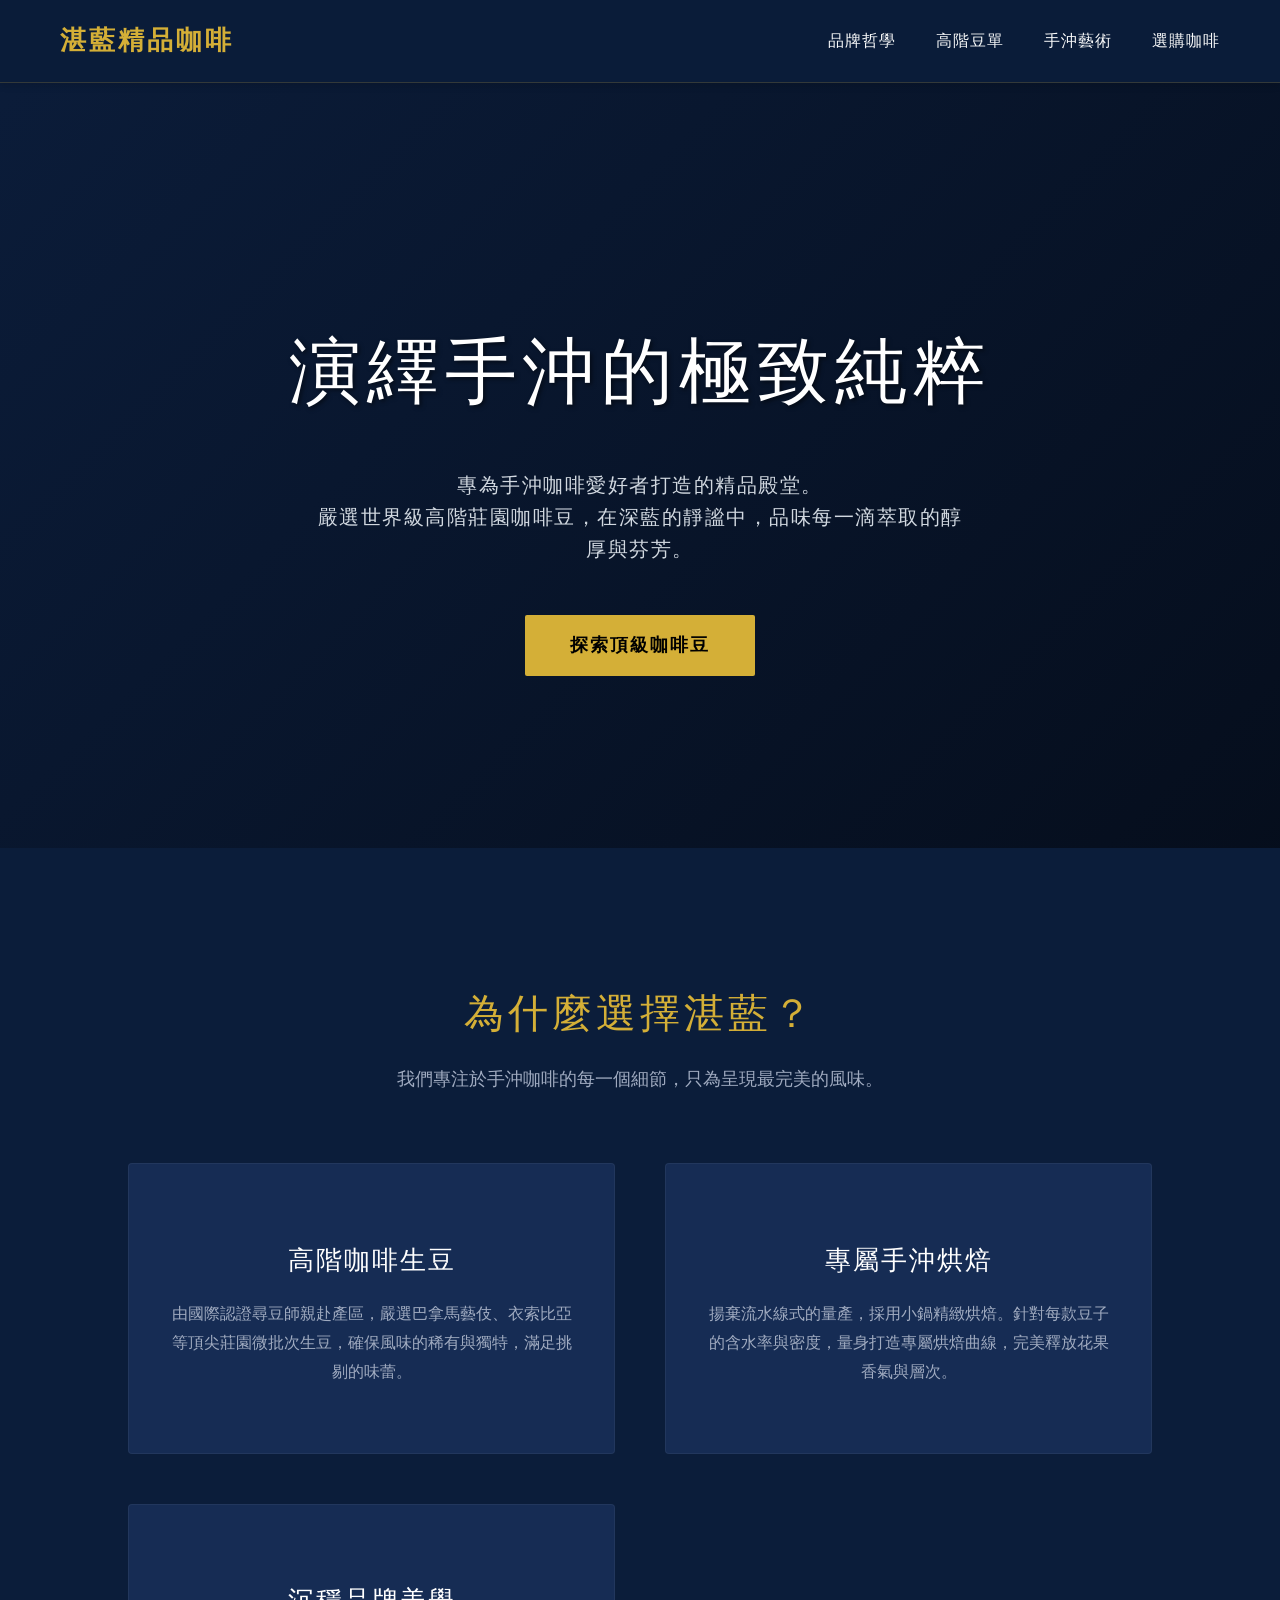
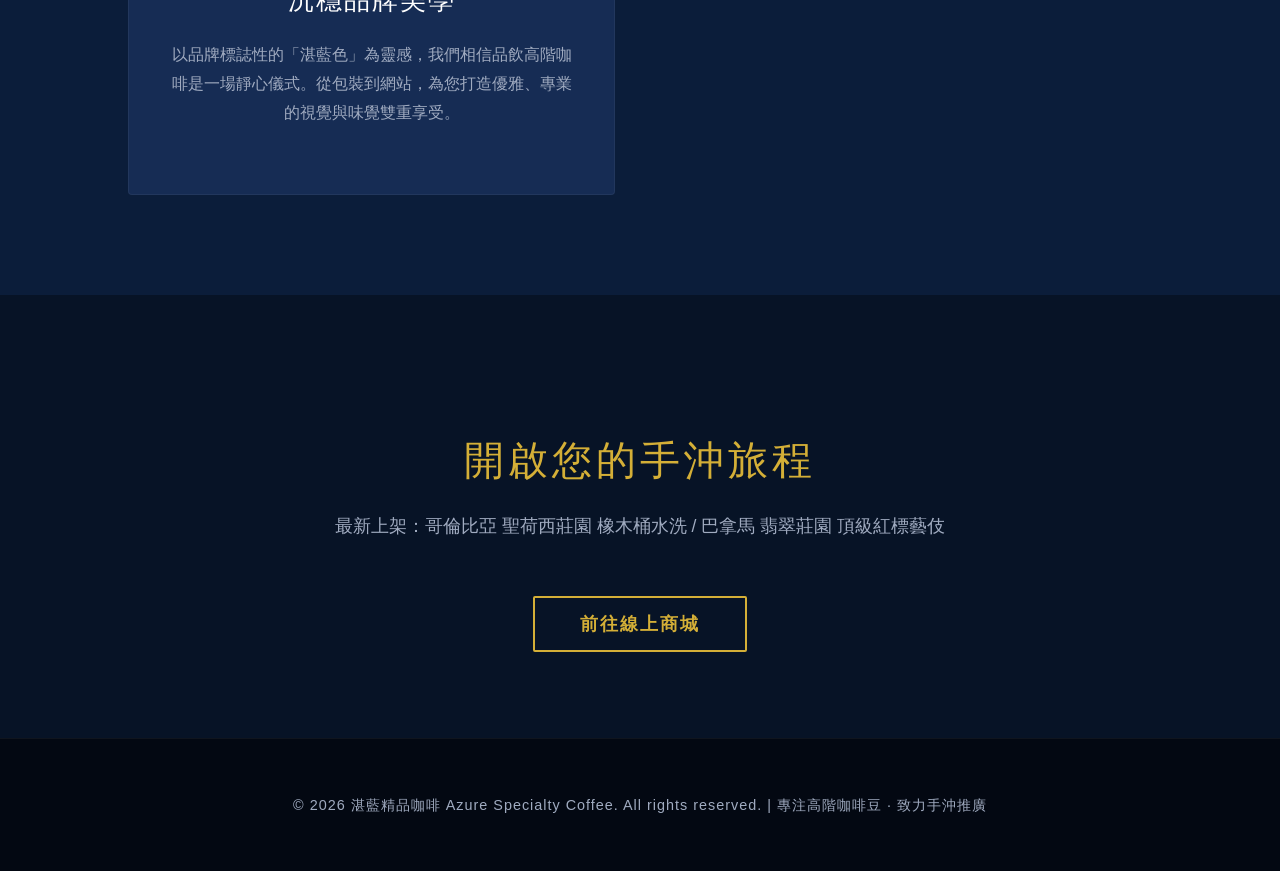
<file: w1/index.html>
<!DOCTYPE html>
<html lang="zh-TW">
<head>
    <meta charset="UTF-8">
    <meta name="viewport" content="width=device-width, initial-scale=1.0">
    <title>湛藍精品咖啡 | 頂級手沖咖啡</title>
    <style>
        :root {
            --primary-blue: #0b1d3a;
            --secondary-blue: #162c54;
            --accent-gold: #d4af37;
            --text-light: #f8f9fa;
            --text-dark: #a0abc0;
        }
        body {
            margin: 0;
            padding: 0;
            font-family: 'Helvetica Neue', Arial, 'Microsoft JhengHei', sans-serif;
            background-color: var(--primary-blue);
            color: var(--text-light);
            line-height: 1.6;
        }
        header {
            display: flex;
            justify-content: space-between;
            align-items: center;
            padding: 20px 60px;
            background-color: rgba(11, 29, 58, 0.98);
            position: sticky;
            top: 0;
            z-index: 1000;
            border-bottom: 1px solid rgba(212, 175, 55, 0.2);
            box-shadow: 0 4px 6px rgba(0,0,0,0.1);
        }
        .logo {
            font-size: 26px;
            font-weight: 700;
            color: var(--accent-gold);
            text-decoration: none;
            letter-spacing: 3px;
            display: flex;
            align-items: center;
            gap: 10px;
        }
        nav {
            display: flex;
            gap: 40px;
        }
        nav a {
            color: var(--text-light);
            text-decoration: none;
            font-size: 16px;
            letter-spacing: 1px;
            transition: color 0.3s ease;
        }
        nav a:hover {
            color: var(--accent-gold);
        }
        .hero {
            height: 85vh;
            display: flex;
            flex-direction: column;
            justify-content: center;
            align-items: center;
            text-align: center;
            background: linear-gradient(135deg, rgba(11,29,58,0.9) 0%, rgba(5,13,26,0.9) 100%), 
                        url('https://images.unsplash.com/photo-1497935586351-b67a49e012bf?ixlib=rb-1.2.1&auto=format&fit=crop&w=1920&q=80') no-repeat center center/cover;
            background-blend-mode: overlay;
            padding: 0 20px;
        }
        .hero h1 {
            font-size: 4.5rem;
            margin-bottom: 20px;
            letter-spacing: 6px;
            color: #ffffff;
            font-weight: 300;
            text-shadow: 2px 2px 4px rgba(0,0,0,0.5);
        }
        .hero p {
            font-size: 1.25rem;
            max-width: 650px;
            color: #d1d8e0;
            margin-bottom: 50px;
            letter-spacing: 1.5px;
        }
        .btn {
            padding: 16px 45px;
            background-color: var(--accent-gold);
            color: #000;
            text-decoration: none;
            font-size: 1.1rem;
            font-weight: bold;
            border-radius: 2px;
            transition: all 0.3s ease;
            letter-spacing: 2px;
        }
        .btn:hover {
            background-color: #fce28b;
            transform: translateY(-3px);
            box-shadow: 0 10px 20px rgba(0,0,0,0.2);
        }
        .section {
            padding: 100px 10%;
        }
        .section-title {
            text-align: center;
            font-size: 2.5rem;
            color: var(--accent-gold);
            margin-bottom: 20px;
            font-weight: 300;
            letter-spacing: 4px;
        }
        .section-subtitle {
            text-align: center;
            color: var(--text-dark);
            margin-bottom: 70px;
            font-size: 1.1rem;
        }
        .features {
            display: grid;
            grid-template-columns: repeat(auto-fit, minmax(320px, 1fr));
            gap: 50px;
        }
        .feature-card {
            background-color: var(--secondary-blue);
            padding: 50px 40px;
            border-radius: 4px;
            text-align: center;
            border: 1px solid rgba(255,255,255,0.05);
            transition: all 0.4s ease;
            position: relative;
            overflow: hidden;
        }
        .feature-card::before {
            content: '';
            position: absolute;
            top: 0; left: 0; width: 100%; height: 3px;
            background-color: var(--accent-gold);
            transform: scaleX(0);
            transition: transform 0.4s ease;
        }
        .feature-card:hover::before {
            transform: scaleX(1);
        }
        .feature-card:hover {
            transform: translateY(-10px);
            box-shadow: 0 15px 30px rgba(0,0,0,0.3);
            border-color: rgba(212, 175, 55, 0.3);
        }
        .feature-card h3 {
            font-size: 1.6rem;
            margin-bottom: 20px;
            color: #fff;
            font-weight: 400;
            letter-spacing: 2px;
        }
        .feature-card p {
            color: var(--text-dark);
            font-size: 1rem;
            line-height: 1.8;
        }
        .shop-section {
            background-color: #071326;
            text-align: center;
        }
        footer {
            text-align: center;
            padding: 40px;
            background-color: #030812;
            color: var(--text-dark);
            font-size: 0.9rem;
            border-top: 1px solid rgba(255,255,255,0.05);
            letter-spacing: 1px;
        }
    </style>
</head>
<body>
    <header>
        <a href="#" class="logo">湛藍精品咖啡</a>
        <nav>
            <a href="#about">品牌哲學</a>
            <a href="#beans">高階豆單</a>
            <a href="#brew">手沖藝術</a>
            <a href="#shop">選購咖啡</a>
        </nav>
    </header>

    <section class="hero">
        <h1>演繹手沖的極致純粹</h1>
        <p>專為手沖咖啡愛好者打造的精品殿堂。<br>嚴選世界級高階莊園咖啡豆，在深藍的靜謐中，品味每一滴萃取的醇厚與芬芳。</p>
        <a href="#shop" class="btn">探索頂級咖啡豆</a>
    </section>

    <section id="about" class="section">
        <h2 class="section-title">為什麼選擇湛藍？</h2>
        <p class="section-subtitle">我們專注於手沖咖啡的每一個細節，只為呈現最完美的風味。</p>
        
        <div class="features">
            <div class="feature-card">
                <h3>高階咖啡生豆</h3>
                <p>由國際認證尋豆師親赴產區，嚴選巴拿馬藝伎、衣索比亞等頂尖莊園微批次生豆，確保風味的稀有與獨特，滿足挑剔的味蕾。</p>
            </div>
            <div class="feature-card">
                <h3>專屬手沖烘焙</h3>
                <p>揚棄流水線式的量產，採用小鍋精緻烘焙。針對每款豆子的含水率與密度，量身打造專屬烘焙曲線，完美釋放花果香氣與層次。</p>
            </div>
            <div class="feature-card">
                <h3>沉穩品牌美學</h3>
                <p>以品牌標誌性的「湛藍色」為靈感，我們相信品飲高階咖啡是一場靜心儀式。從包裝到網站，為您打造優雅、專業的視覺與味覺雙重享受。</p>
            </div>
        </div>
    </section>

    <section id="shop" class="section shop-section">
        <h2 class="section-title">開啟您的手沖旅程</h2>
        <p class="section-subtitle">最新上架：哥倫比亞 聖荷西莊園 橡木桶水洗 / 巴拿馬 翡翠莊園 頂級紅標藝伎</p>
        <a href="#" class="btn" style="background-color: transparent; border: 2px solid var(--accent-gold); color: var(--accent-gold);">前往線上商城</a>
    </section>

    <footer>
        <p>&copy; 2026 湛藍精品咖啡 Azure Specialty Coffee. All rights reserved. | 專注高階咖啡豆 · 致力手沖推廣</p>
    </footer>
</body>
</html>
</file>
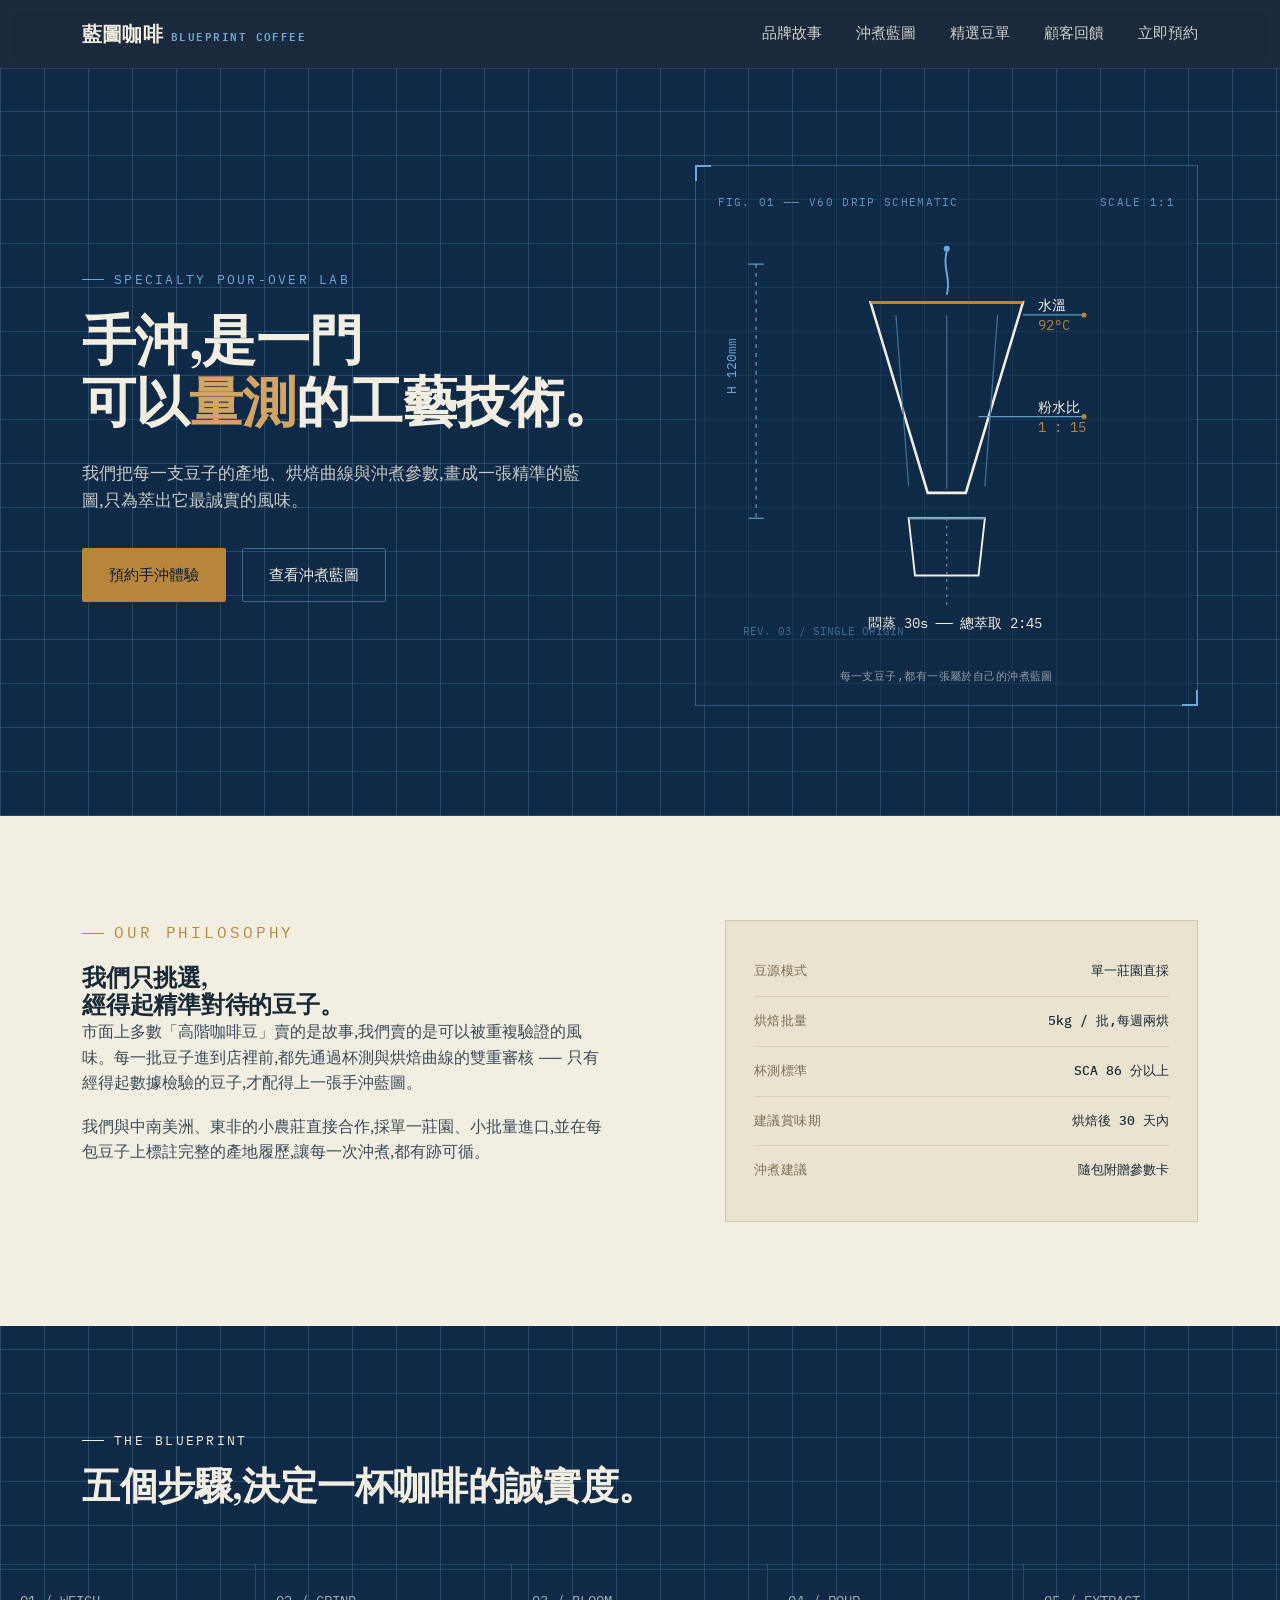
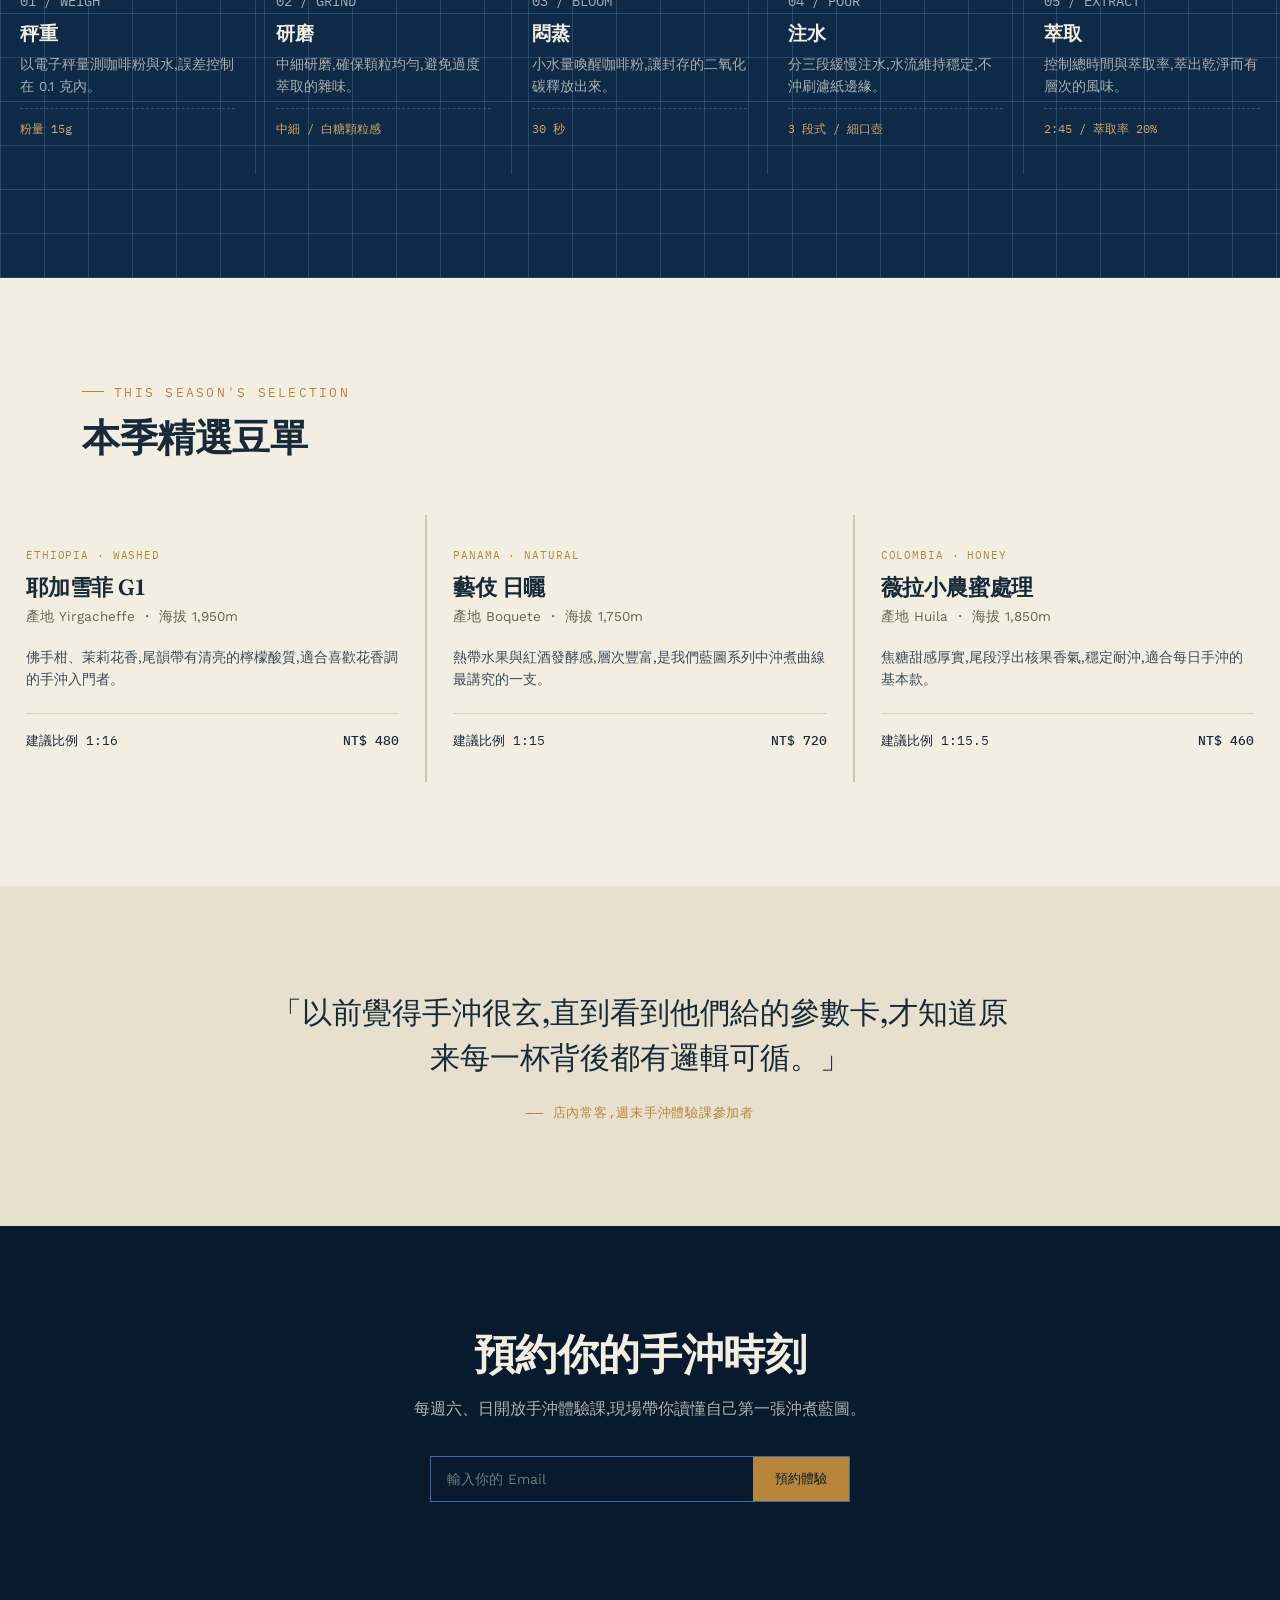
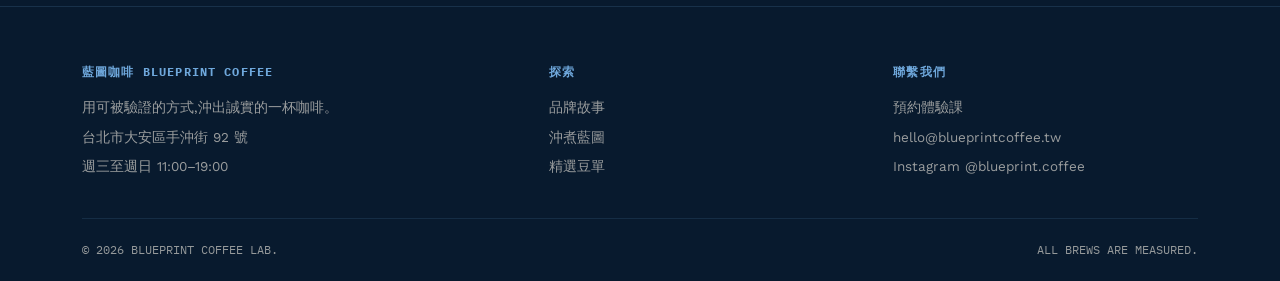
<file: week3/index.html>
<!DOCTYPE html>
<html lang="zh-Hant">
<head>
<meta charset="UTF-8">
<meta name="viewport" content="width=device-width, initial-scale=1.0">
<title>藍圖咖啡 Blueprint Coffee ── 精準手沖,誠實風味</title>
<link rel="preconnect" href="https://fonts.googleapis.com">
<link rel="preconnect" href="https://fonts.gstatic.com" crossorigin>
<link href="https://fonts.googleapis.com/css2?family=Fraunces:opsz,wght@9..144,400;9..144,500;9..144,600;9..144,700&family=Work+Sans:wght@300;400;500;600&family=IBM+Plex+Mono:wght@400;500&display=swap" rel="stylesheet">
<style>
  :root{
    --ink-black:#081A2E;
    --blueprint:#0E2A47;
    --blueprint-line:#3E6E96;
    --blueprint-line-soft:rgba(94,155,197,0.28);
    --paper:#F3EEE2;
    --paper-dim:#E7E0CE;
    --brass:#B8863B;
    --brass-light:#D2A662;
    --sky:#6FA8DC;
    --ink-on-paper:#182A38;
    --max-w:1180px;
  }

  *{margin:0;padding:0;box-sizing:border-box;}
  html{scroll-behavior:smooth;}
  body{
    font-family:'Work Sans', sans-serif;
    background:var(--paper);
    color:var(--ink-on-paper);
    line-height:1.6;
    -webkit-font-smoothing:antialiased;
  }
  a{color:inherit;text-decoration:none;}
  img,svg{display:block;max-width:100%;}
  .container{max-width:var(--max-w);margin:0 auto;padding:0 32px;}
  .eyebrow{
    font-family:'IBM Plex Mono', monospace;
    font-size:12.5px;
    letter-spacing:0.18em;
    text-transform:uppercase;
    display:flex;
    align-items:center;
    gap:10px;
  }
  .eyebrow::before{
    content:"";
    width:22px;height:1px;
    background:currentColor;
    display:inline-block;
  }
  h1,h2,h3{
    font-family:'Fraunces', serif;
    font-weight:600;
    line-height:1.15;
    letter-spacing:-0.01em;
  }
  .btn{
    display:inline-flex;
    align-items:center;
    gap:10px;
    padding:14px 26px;
    border-radius:2px;
    font-family:'Work Sans', sans-serif;
    font-size:15px;
    font-weight:500;
    border:1px solid transparent;
    cursor:pointer;
    transition:transform .25s ease, background .25s ease, border-color .25s ease, color .25s ease;
  }
  .btn:focus-visible{outline:2px solid var(--sky);outline-offset:3px;}
  .btn-primary{background:var(--brass);color:var(--ink-black);}
  .btn-primary:hover{background:var(--brass-light);transform:translateY(-1px);}
  .btn-ghost{border-color:var(--blueprint-line);color:var(--paper);}
  .btn-ghost:hover{border-color:var(--sky);color:var(--sky);}
  .btn-ghost.on-paper{border-color:var(--ink-on-paper);color:var(--ink-on-paper);}
  .btn-ghost.on-paper:hover{border-color:var(--brass);color:var(--brass);}

  /* ---------- NAV ---------- */
  header{
    position:sticky;top:0;z-index:50;
    background:rgba(8,26,46,0.92);
    backdrop-filter:blur(6px);
    border-bottom:1px solid rgba(94,155,197,0.2);
  }
  nav{
    max-width:var(--max-w);margin:0 auto;padding:18px 32px;
    display:flex;align-items:center;justify-content:space-between;
    color:var(--paper);
  }
  .logo{
    font-family:'Fraunces', serif;
    font-size:20px;font-weight:600;letter-spacing:0.01em;
    color:var(--paper);display:flex;align-items:baseline;gap:8px;
  }
  .logo span{
    font-family:'IBM Plex Mono', monospace;
    font-size:10.5px;letter-spacing:0.14em;color:var(--sky);
  }
  .nav-links{display:flex;gap:34px;font-size:14.5px;}
  .nav-links a{opacity:0.85;transition:opacity .2s;}
  .nav-links a:hover{opacity:1;color:var(--sky);}
  .nav-toggle{display:none;background:none;border:none;color:var(--paper);font-size:24px;cursor:pointer;}

  @media (max-width:860px){
    .nav-links{
      position:absolute;top:100%;left:0;right:0;
      background:var(--ink-black);
      flex-direction:column;gap:0;
      max-height:0;overflow:hidden;
      transition:max-height .3s ease;
    }
    .nav-links.open{max-height:320px;}
    .nav-links a{padding:16px 32px;border-top:1px solid rgba(94,155,197,0.15);}
    .nav-toggle{display:block;}
  }

  /* ---------- HERO ---------- */
  .hero{
    background:
      repeating-linear-gradient(0deg, var(--blueprint-line-soft) 0, var(--blueprint-line-soft) 1px, transparent 1px, transparent 44px),
      repeating-linear-gradient(90deg, var(--blueprint-line-soft) 0, var(--blueprint-line-soft) 1px, transparent 1px, transparent 44px),
      var(--blueprint);
    color:var(--paper);
    padding:96px 0 110px;
    position:relative;
    overflow:hidden;
  }
  .hero-grid{
    max-width:var(--max-w);margin:0 auto;padding:0 32px;
    display:grid;grid-template-columns:1.05fr 0.95fr;gap:56px;align-items:center;
  }
  .hero h1{font-size:clamp(34px,4.6vw,54px);margin:20px 0 26px;color:var(--paper);}
  .hero h1 em{font-style:normal;color:var(--brass-light);}
  .hero p.lede{font-size:17px;max-width:46ch;color:rgba(243,238,226,0.82);margin-bottom:34px;}
  .hero-cta{display:flex;gap:16px;flex-wrap:wrap;}
  .hero-eyebrow{color:var(--sky);margin-bottom:6px;}

  .blueprint-plate{
    position:relative;
    border:1px solid rgba(94,155,197,0.45);
    background:rgba(15,42,71,0.55);
    padding:28px 22px 20px;
  }
  .blueprint-plate::before,.blueprint-plate::after,
  .plate-corner-tl,.plate-corner-br{
    content:"";position:absolute;width:14px;height:14px;
    border-color:var(--sky);
  }
  .blueprint-plate::before{top:-1px;left:-1px;border-top:2px solid var(--sky);border-left:2px solid var(--sky);}
  .blueprint-plate::after{bottom:-1px;right:-1px;border-bottom:2px solid var(--sky);border-right:2px solid var(--sky);}
  .plate-label{
    font-family:'IBM Plex Mono', monospace;font-size:11px;letter-spacing:0.12em;
    color:var(--sky);display:flex;justify-content:space-between;margin-bottom:14px;opacity:0.85;
  }
  .plate-caption{
    font-family:'IBM Plex Mono', monospace;font-size:11px;color:rgba(243,238,226,0.6);
    text-align:center;margin-top:10px;letter-spacing:0.04em;
  }

  @media (max-width:900px){
    .hero-grid{grid-template-columns:1fr;}
    .hero{padding:64px 0 76px;}
  }

  /* ---------- SECTION SHARED ---------- */
  section{padding:104px 0;}
  .section-head{max-width:640px;margin-bottom:56px;}
  .section-head h2{font-size:clamp(26px,3.2vw,38px);margin-top:14px;}
  .on-dark{background:var(--ink-black);color:var(--paper);}
  .on-dark .eyebrow{color:var(--sky);}
  .on-paper .eyebrow{color:var(--brass);}

  /* ---------- ABOUT / SPEC SHEET ---------- */
  .about-grid{display:grid;grid-template-columns:1.1fr 0.9fr;gap:64px;align-items:start;}
  .about-grid p{font-size:16px;color:#3a4b58;max-width:52ch;margin-bottom:18px;}
  .spec-sheet{border:1px solid #cfc6ac;background:#EAE3D0;padding:26px 28px;}
  .spec-row{
    display:flex;justify-content:space-between;gap:20px;
    padding:14px 0;border-bottom:1px solid #d8d0b8;
    font-family:'IBM Plex Mono', monospace;font-size:13px;
  }
  .spec-row:last-child{border-bottom:none;}
  .spec-row dt{color:#7a6f52;letter-spacing:0.04em;}
  .spec-row dd{font-weight:500;color:var(--ink-on-paper);text-align:right;}

  @media (max-width:860px){ .about-grid{grid-template-columns:1fr;} }

  /* ---------- PROCESS BLUEPRINT ---------- */
  .process{
    background:
      repeating-linear-gradient(0deg, var(--blueprint-line-soft) 0, var(--blueprint-line-soft) 1px, transparent 1px, transparent 44px),
      repeating-linear-gradient(90deg, var(--blueprint-line-soft) 0, var(--blueprint-line-soft) 1px, transparent 1px, transparent 44px),
      var(--blueprint);
    color:var(--paper);
  }
  .steps{
    display:grid;grid-template-columns:repeat(5,1fr);gap:0;
    border-top:1px solid var(--blueprint-line-soft);
  }
  .step{
    padding:26px 20px;border-right:1px solid var(--blueprint-line-soft);position:relative;
  }
  .step:last-child{border-right:none;}
  .step-index{font-family:'IBM Plex Mono', monospace;font-size:12px;color:var(--sky);margin-bottom:14px;}
  .step h3{font-size:19px;color:var(--paper);margin-bottom:10px;font-weight:600;}
  .step p{font-size:13.5px;color:rgba(243,238,226,0.68);margin-bottom:10px;}
  .step .metric{
    font-family:'IBM Plex Mono', monospace;font-size:12px;color:var(--brass-light);
    border-top:1px dashed rgba(94,155,197,0.4);padding-top:10px;
  }
  @media (max-width:960px){
    .steps{grid-template-columns:1fr 1fr;}
    .step{border-right:1px solid var(--blueprint-line-soft);border-bottom:1px solid var(--blueprint-line-soft);}
    .step:nth-child(2n){border-right:none;}
  }
  @media (max-width:560px){
    .steps{grid-template-columns:1fr;}
    .step{border-right:none;}
  }

  /* ---------- BEANS ---------- */
  .bean-grid{display:grid;grid-template-columns:repeat(3,1fr);gap:2px;background:#cfc6ac;}
  .bean-card{
    background:var(--paper);padding:32px 26px;position:relative;
    display:flex;flex-direction:column;height:100%;
  }
  .bean-tag{
    font-family:'IBM Plex Mono', monospace;font-size:11px;color:var(--brass);
    letter-spacing:0.08em;margin-bottom:10px;
  }
  .bean-card h3{font-size:22px;margin-bottom:6px;}
  .bean-origin{font-size:13.5px;color:#6b6250;margin-bottom:18px;}
  .bean-notes{font-size:14px;color:#3a4b58;margin-bottom:22px;flex-grow:1;}
  .bean-meta{
    display:flex;justify-content:space-between;align-items:center;
    border-top:1px solid #d8d0b8;padding-top:16px;
    font-family:'IBM Plex Mono', monospace;font-size:12.5px;
  }
  .bean-price{color:var(--ink-on-paper);font-weight:500;}
  @media (max-width:900px){ .bean-grid{grid-template-columns:1fr 1fr;} }
  @media (max-width:600px){ .bean-grid{grid-template-columns:1fr;} }

  /* ---------- QUOTE ---------- */
  .quote-section{background:var(--paper-dim);}
  .quote-wrap{max-width:760px;margin:0 auto;text-align:center;}
  blockquote{
    font-family:'Fraunces', serif;font-size:clamp(22px,2.6vw,30px);
    font-weight:500;line-height:1.5;color:var(--ink-on-paper);margin-bottom:22px;
  }
  .quote-attr{font-family:'IBM Plex Mono', monospace;font-size:12.5px;color:var(--brass);letter-spacing:0.06em;}

  /* ---------- CTA / FOOTER ---------- */
  .cta-section{background:var(--ink-black);color:var(--paper);text-align:center;}
  .cta-section h2{font-size:clamp(28px,3.6vw,42px);margin-bottom:18px;}
  .cta-section p{color:rgba(243,238,226,0.72);max-width:48ch;margin:0 auto 34px;}
  .cta-form{
    display:flex;max-width:420px;margin:0 auto;gap:0;border:1px solid var(--blueprint-line);
  }
  .cta-form input{
    flex:1;background:transparent;border:none;padding:14px 16px;
    color:var(--paper);font-family:'Work Sans', sans-serif;font-size:14px;
  }
  .cta-form input::placeholder{color:rgba(243,238,226,0.45);}
  .cta-form input:focus{outline:none;}
  .cta-form button{
    background:var(--brass);color:var(--ink-black);border:none;
    padding:0 22px;font-weight:500;cursor:pointer;font-family:'Work Sans', sans-serif;
    transition:background .2s;
  }
  .cta-form button:hover{background:var(--brass-light);}

  footer{background:var(--ink-black);border-top:1px solid rgba(94,155,197,0.18);color:rgba(243,238,226,0.6);}
  .footer-grid{
    display:grid;grid-template-columns:1.4fr 1fr 1fr;gap:40px;padding:56px 0 32px;
    font-size:13.5px;
  }
  .footer-grid h4{
    font-family:'IBM Plex Mono', monospace;font-size:11.5px;letter-spacing:0.1em;
    color:var(--sky);margin-bottom:16px;text-transform:uppercase;
  }
  .footer-grid p, .footer-grid a{display:block;margin-bottom:8px;color:rgba(243,238,226,0.62);}
  .footer-grid a:hover{color:var(--paper);}
  .footer-bottom{
    border-top:1px solid rgba(94,155,197,0.15);padding:22px 0;
    font-family:'IBM Plex Mono', monospace;font-size:11.5px;
    display:flex;justify-content:space-between;flex-wrap:wrap;gap:10px;
  }
  @media (max-width:700px){ .footer-grid{grid-template-columns:1fr;} }

  /* ---------- REVEAL ---------- */
  .reveal{opacity:0;transform:translateY(18px);transition:opacity .7s ease, transform .7s ease;}
  .reveal.in{opacity:1;transform:translateY(0);}
  @media (prefers-reduced-motion: reduce){
    .reveal{opacity:1;transform:none;transition:none;}
    html{scroll-behavior:auto;}
  }
</style>
</head>
<body>

<header>
  <nav>
    <a href="#top" class="logo">藍圖咖啡<span>BLUEPRINT COFFEE</span></a>
    <button class="nav-toggle" id="navToggle" aria-label="開啟選單" aria-expanded="false">☰</button>
    <div class="nav-links" id="navLinks">
      <a href="#about">品牌故事</a>
      <a href="#process">沖煮藍圖</a>
      <a href="#beans">精選豆單</a>
      <a href="#quote">顧客回饋</a>
      <a href="#cta">立即預約</a>
    </div>
  </nav>
</header>

<section class="hero" id="top">
  <div class="hero-grid">
    <div>
      <p class="eyebrow hero-eyebrow">SPECIALTY POUR-OVER LAB</p>
      <h1>手沖,是一門<br>可以<em>量測</em>的工藝技術。</h1>
      <p class="lede">我們把每一支豆子的產地、烘焙曲線與沖煮參數,畫成一張精準的藍圖,只為萃出它最誠實的風味。</p>
      <div class="hero-cta">
        <a href="#cta" class="btn btn-primary">預約手沖體驗</a>
        <a href="#process" class="btn btn-ghost">查看沖煮藍圖</a>
      </div>
    </div>

    <div class="blueprint-plate reveal">
      <div class="plate-label"><span>FIG. 01 ── V60 DRIP SCHEMATIC</span><span>SCALE 1:1</span></div>
      <svg viewBox="0 0 360 340" xmlns="http://www.w3.org/2000/svg" role="img" aria-label="V60 手沖濾杯示意圖,標註水溫、粉水比、悶蒸與總萃取時間">
        <!-- dimension lines -->
        <line x1="30" y1="30" x2="30" y2="230" stroke="#5E9BC5" stroke-width="1" stroke-dasharray="3 4"/>
        <line x1="24" y1="30" x2="36" y2="30" stroke="#5E9BC5" stroke-width="1"/>
        <line x1="24" y1="230" x2="36" y2="230" stroke="#5E9BC5" stroke-width="1"/>
        <text x="14" y="132" fill="#6FA8DC" font-size="10" font-family="IBM Plex Mono, monospace" transform="rotate(-90 14 132)">H 120mm</text>

        <!-- dripper cone -->
        <path d="M120 60 L240 60 L195 210 L165 210 Z" fill="none" stroke="#F3EEE2" stroke-width="2"/>
        <path d="M120 60 L240 60" stroke="#B8863B" stroke-width="2"/>
        <!-- ribs -->
        <line x1="140" y1="70" x2="150" y2="205" stroke="#3E6E96" stroke-width="1"/>
        <line x1="180" y1="70" x2="180" y2="207" stroke="#3E6E96" stroke-width="1"/>
        <line x1="220" y1="70" x2="210" y2="205" stroke="#3E6E96" stroke-width="1"/>

        <!-- server -->
        <path d="M150 230 L210 230 L205 275 L155 275 Z" fill="none" stroke="#F3EEE2" stroke-width="1.5"/>
        <line x1="150" y1="230" x2="210" y2="230" stroke="#5E9BC5" stroke-width="1"/>

        <!-- pour line + droplets -->
        <path d="M180 20 C176 34, 184 40, 180 54" stroke="#6FA8DC" stroke-width="1.5" fill="none"/>
        <circle cx="180" cy="18" r="2.4" fill="#6FA8DC"/>

        <!-- annotation callouts -->
        <line x1="240" y1="70" x2="288" y2="70" stroke="#5E9BC5" stroke-width="1"/>
        <circle cx="288" cy="70" r="2" fill="#B8863B"/>
        <text x="252" y="66" fill="#F3EEE2" font-size="11" font-family="IBM Plex Mono, monospace">水溫</text>
        <text x="252" y="82" fill="#B8863B" font-size="11" font-family="IBM Plex Mono, monospace">92°C</text>

        <line x1="205" y1="150" x2="288" y2="150" stroke="#5E9BC5" stroke-width="1"/>
        <circle cx="288" cy="150" r="2" fill="#B8863B"/>
        <text x="252" y="146" fill="#F3EEE2" font-size="11" font-family="IBM Plex Mono, monospace">粉水比</text>
        <text x="252" y="162" fill="#B8863B" font-size="11" font-family="IBM Plex Mono, monospace">1 : 15</text>

        <line x1="180" y1="230" x2="180" y2="300" stroke="#5E9BC5" stroke-width="1" stroke-dasharray="2 4"/>
        <text x="118" y="316" fill="#F3EEE2" font-size="11" font-family="IBM Plex Mono, monospace">悶蒸 30s ── 總萃取 2:45</text>

        <!-- corner tick -->
        <text x="20" y="322" fill="#3E6E96" font-size="9" font-family="IBM Plex Mono, monospace">REV. 03 / SINGLE ORIGIN</text>
      </svg>
      <p class="plate-caption">每一支豆子,都有一張屬於自己的沖煮藍圖</p>
    </div>
  </div>
</section>

<section class="on-paper" id="about">
  <div class="container">
    <div class="about-grid">
      <div class="reveal">
        <p class="eyebrow">OUR PHILOSOPHY</p>
        <h2>我們只挑選,<br>經得起精準對待的豆子。</h2>
        <p>市面上多數「高階咖啡豆」賣的是故事,我們賣的是可以被重複驗證的風味。每一批豆子進到店裡前,都先通過杯測與烘焙曲線的雙重審核 ── 只有經得起數據檢驗的豆子,才配得上一張手沖藍圖。</p>
        <p>我們與中南美洲、東非的小農莊直接合作,採單一莊園、小批量進口,並在每包豆子上標註完整的產地履歷,讓每一次沖煮,都有跡可循。</p>
      </div>
      <dl class="spec-sheet reveal">
        <div class="spec-row"><dt>豆源模式</dt><dd>單一莊園直採</dd></div>
        <div class="spec-row"><dt>烘焙批量</dt><dd>5kg / 批,每週兩烘</dd></div>
        <div class="spec-row"><dt>杯測標準</dt><dd>SCA 86 分以上</dd></div>
        <div class="spec-row"><dt>建議賞味期</dt><dd>烘焙後 30 天內</dd></div>
        <div class="spec-row"><dt>沖煮建議</dt><dd>隨包附贈參數卡</dd></div>
      </dl>
    </div>
  </div>
</section>

<section class="process" id="process">
  <div class="container">
    <div class="section-head reveal">
      <p class="eyebrow">THE BLUEPRINT</p>
      <h2>五個步驟,決定一杯咖啡的誠實度。</h2>
    </div>
  </div>
  <div class="steps reveal">
    <div class="step">
      <p class="step-index">01 / WEIGH</p>
      <h3>秤重</h3>
      <p>以電子秤量測咖啡粉與水,誤差控制在 0.1 克內。</p>
      <p class="metric">粉量 15g</p>
    </div>
    <div class="step">
      <p class="step-index">02 / GRIND</p>
      <h3>研磨</h3>
      <p>中細研磨,確保顆粒均勻,避免過度萃取的雜味。</p>
      <p class="metric">中細 / 白糖顆粒感</p>
    </div>
    <div class="step">
      <p class="step-index">03 / BLOOM</p>
      <h3>悶蒸</h3>
      <p>小水量喚醒咖啡粉,讓封存的二氧化碳釋放出來。</p>
      <p class="metric">30 秒</p>
    </div>
    <div class="step">
      <p class="step-index">04 / POUR</p>
      <h3>注水</h3>
      <p>分三段緩慢注水,水流維持穩定,不沖刷濾紙邊緣。</p>
      <p class="metric">3 段式 / 細口壺</p>
    </div>
    <div class="step">
      <p class="step-index">05 / EXTRACT</p>
      <h3>萃取</h3>
      <p>控制總時間與萃取率,萃出乾淨而有層次的風味。</p>
      <p class="metric">2:45 / 萃取率 20%</p>
    </div>
  </div>
</section>

<section class="on-paper" id="beans">
  <div class="container">
    <div class="section-head reveal">
      <p class="eyebrow">THIS SEASON'S SELECTION</p>
      <h2>本季精選豆單</h2>
    </div>
  </div>
  <div class="bean-grid reveal">
    <div class="bean-card">
      <p class="bean-tag">ETHIOPIA · WASHED</p>
      <h3>耶加雪菲 G1</h3>
      <p class="bean-origin">產地 Yirgacheffe ・ 海拔 1,950m</p>
      <p class="bean-notes">佛手柑、茉莉花香,尾韻帶有清亮的檸檬酸質,適合喜歡花香調的手沖入門者。</p>
      <div class="bean-meta"><span>建議比例 1:16</span><span class="bean-price">NT$ 480</span></div>
    </div>
    <div class="bean-card">
      <p class="bean-tag">PANAMA · NATURAL</p>
      <h3>藝伎 日曬</h3>
      <p class="bean-origin">產地 Boquete ・ 海拔 1,750m</p>
      <p class="bean-notes">熱帶水果與紅酒發酵感,層次豐富,是我們藍圖系列中沖煮曲線最講究的一支。</p>
      <div class="bean-meta"><span>建議比例 1:15</span><span class="bean-price">NT$ 720</span></div>
    </div>
    <div class="bean-card">
      <p class="bean-tag">COLOMBIA · HONEY</p>
      <h3>薇拉小農蜜處理</h3>
      <p class="bean-origin">產地 Huila ・ 海拔 1,850m</p>
      <p class="bean-notes">焦糖甜感厚實,尾段浮出核果香氣,穩定耐沖,適合每日手沖的基本款。</p>
      <div class="bean-meta"><span>建議比例 1:15.5</span><span class="bean-price">NT$ 460</span></div>
    </div>
  </div>
</section>

<section class="quote-section" id="quote">
  <div class="container">
    <div class="quote-wrap reveal">
      <blockquote>「以前覺得手沖很玄,直到看到他們給的參數卡,才知道原来每一杯背後都有邏輯可循。」</blockquote>
      <p class="quote-attr">── 店內常客,週末手沖體驗課參加者</p>
    </div>
  </div>
</section>

<section class="cta-section" id="cta">
  <div class="container">
    <h2 class="reveal">預約你的手沖時刻</h2>
    <p class="reveal">每週六、日開放手沖體驗課,現場帶你讀懂自己第一張沖煮藍圖。</p>
    <form class="cta-form reveal" onsubmit="event.preventDefault(); this.querySelector('button').textContent='已收到,我們會盡快聯繫';">
      <input type="email" placeholder="輸入你的 Email" required aria-label="Email">
      <button type="submit">預約體驗</button>
    </form>
  </div>
</section>

<footer>
  <div class="container">
    <div class="footer-grid">
      <div>
        <h4>藍圖咖啡 BLUEPRINT COFFEE</h4>
        <p>用可被驗證的方式,沖出誠實的一杯咖啡。</p>
        <p>台北市大安區手沖街 92 號</p>
        <p>週三至週日 11:00–19:00</p>
      </div>
      <div>
        <h4>探索</h4>
        <a href="#about">品牌故事</a>
        <a href="#process">沖煮藍圖</a>
        <a href="#beans">精選豆單</a>
      </div>
      <div>
        <h4>聯繫我們</h4>
        <a href="#cta">預約體驗課</a>
        <a href="mailto:hello@blueprintcoffee.tw">hello@blueprintcoffee.tw</a>
        <a href="#top">Instagram @blueprint.coffee</a>
      </div>
    </div>
    <div class="footer-bottom">
      <span>© 2026 BLUEPRINT COFFEE LAB.</span>
      <span>ALL BREWS ARE MEASURED.</span>
    </div>
  </div>
</footer>

<script>
  // mobile nav toggle
  const navToggle = document.getElementById('navToggle');
  const navLinks = document.getElementById('navLinks');
  navToggle.addEventListener('click', () => {
    const isOpen = navLinks.classList.toggle('open');
    navToggle.setAttribute('aria-expanded', isOpen);
  });
  navLinks.querySelectorAll('a').forEach(a => a.addEventListener('click', () => {
    navLinks.classList.remove('open');
    navToggle.setAttribute('aria-expanded', 'false');
  }));

  // scroll reveal
  const prefersReduced = window.matchMedia('(prefers-reduced-motion: reduce)').matches;
  if (!prefersReduced && 'IntersectionObserver' in window) {
    const io = new IntersectionObserver((entries) => {
      entries.forEach(entry => {
        if (entry.isIntersecting) {
          entry.target.classList.add('in');
          io.unobserve(entry.target);
        }
      });
    }, { threshold: 0.15 });
    document.querySelectorAll('.reveal').forEach(el => io.observe(el));
  } else {
    document.querySelectorAll('.reveal').forEach(el => el.classList.add('in'));
  }
</script>

</body>
</html>
</file>
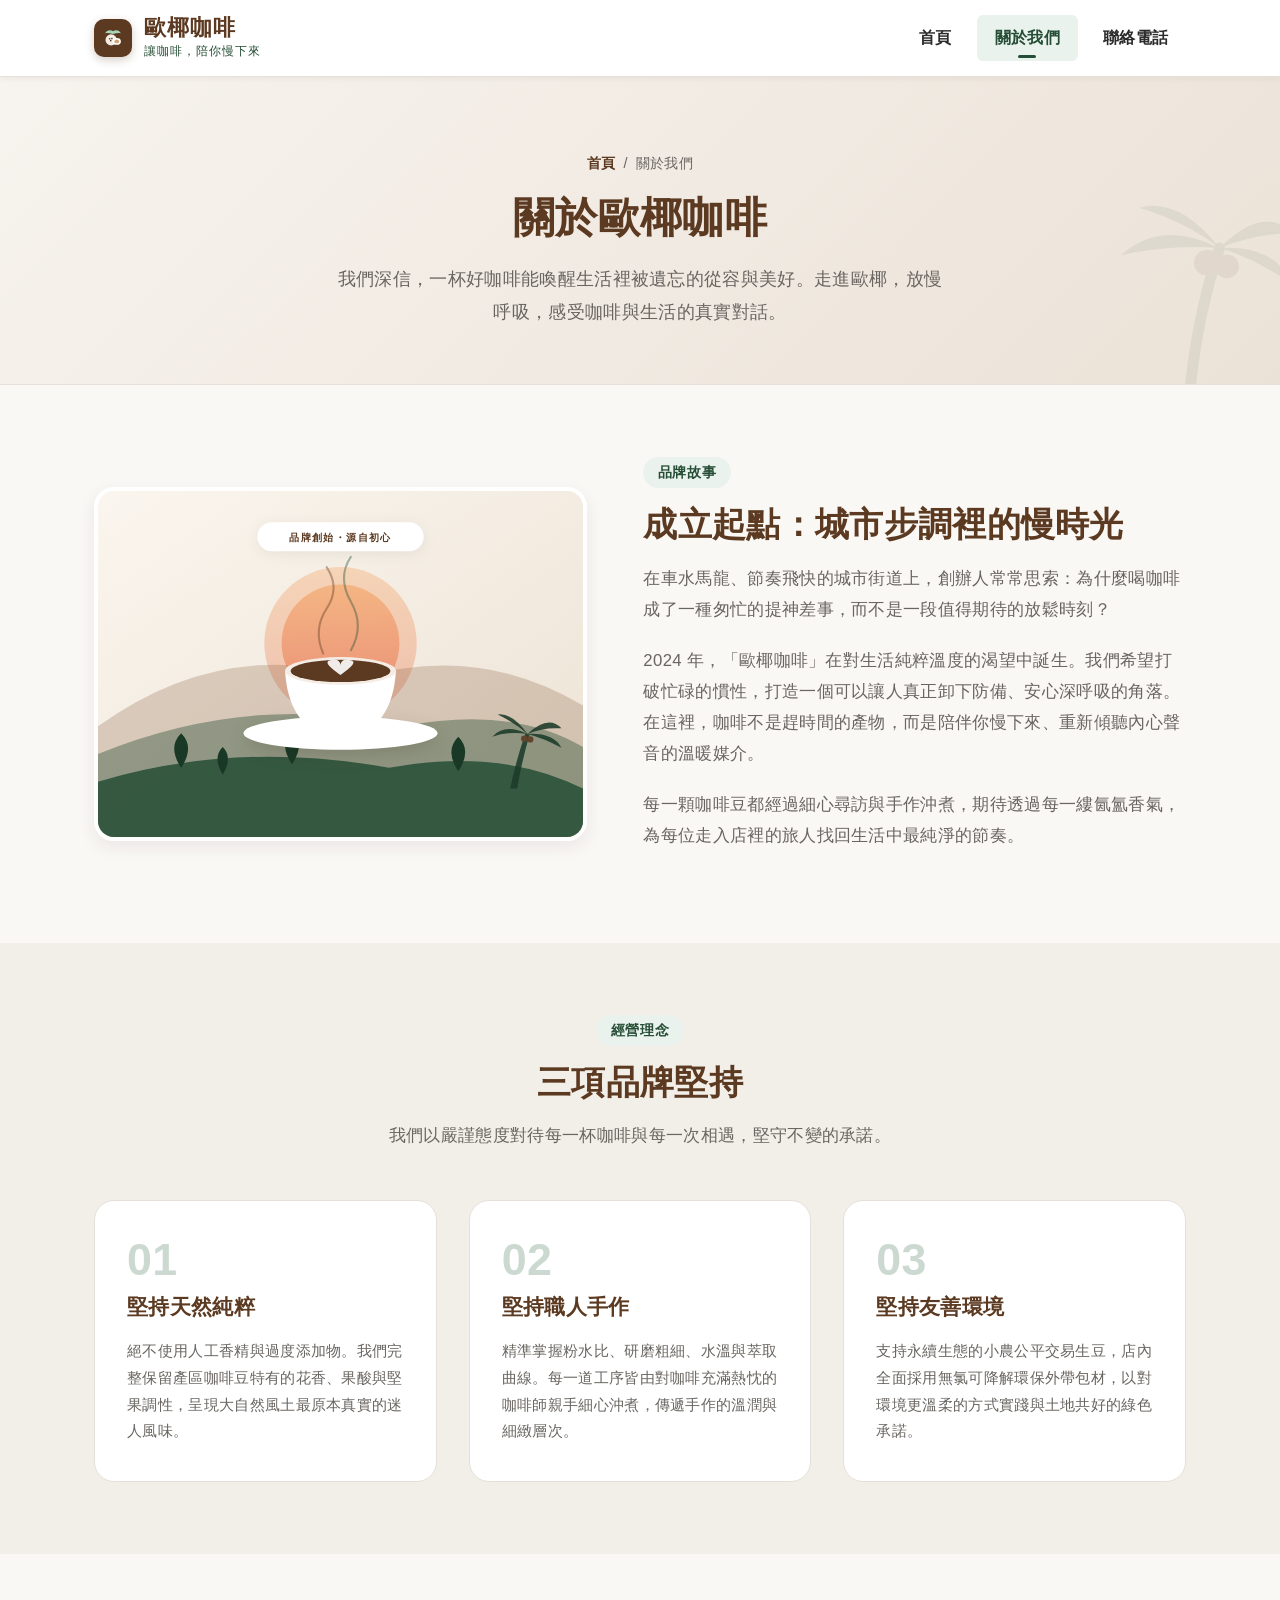
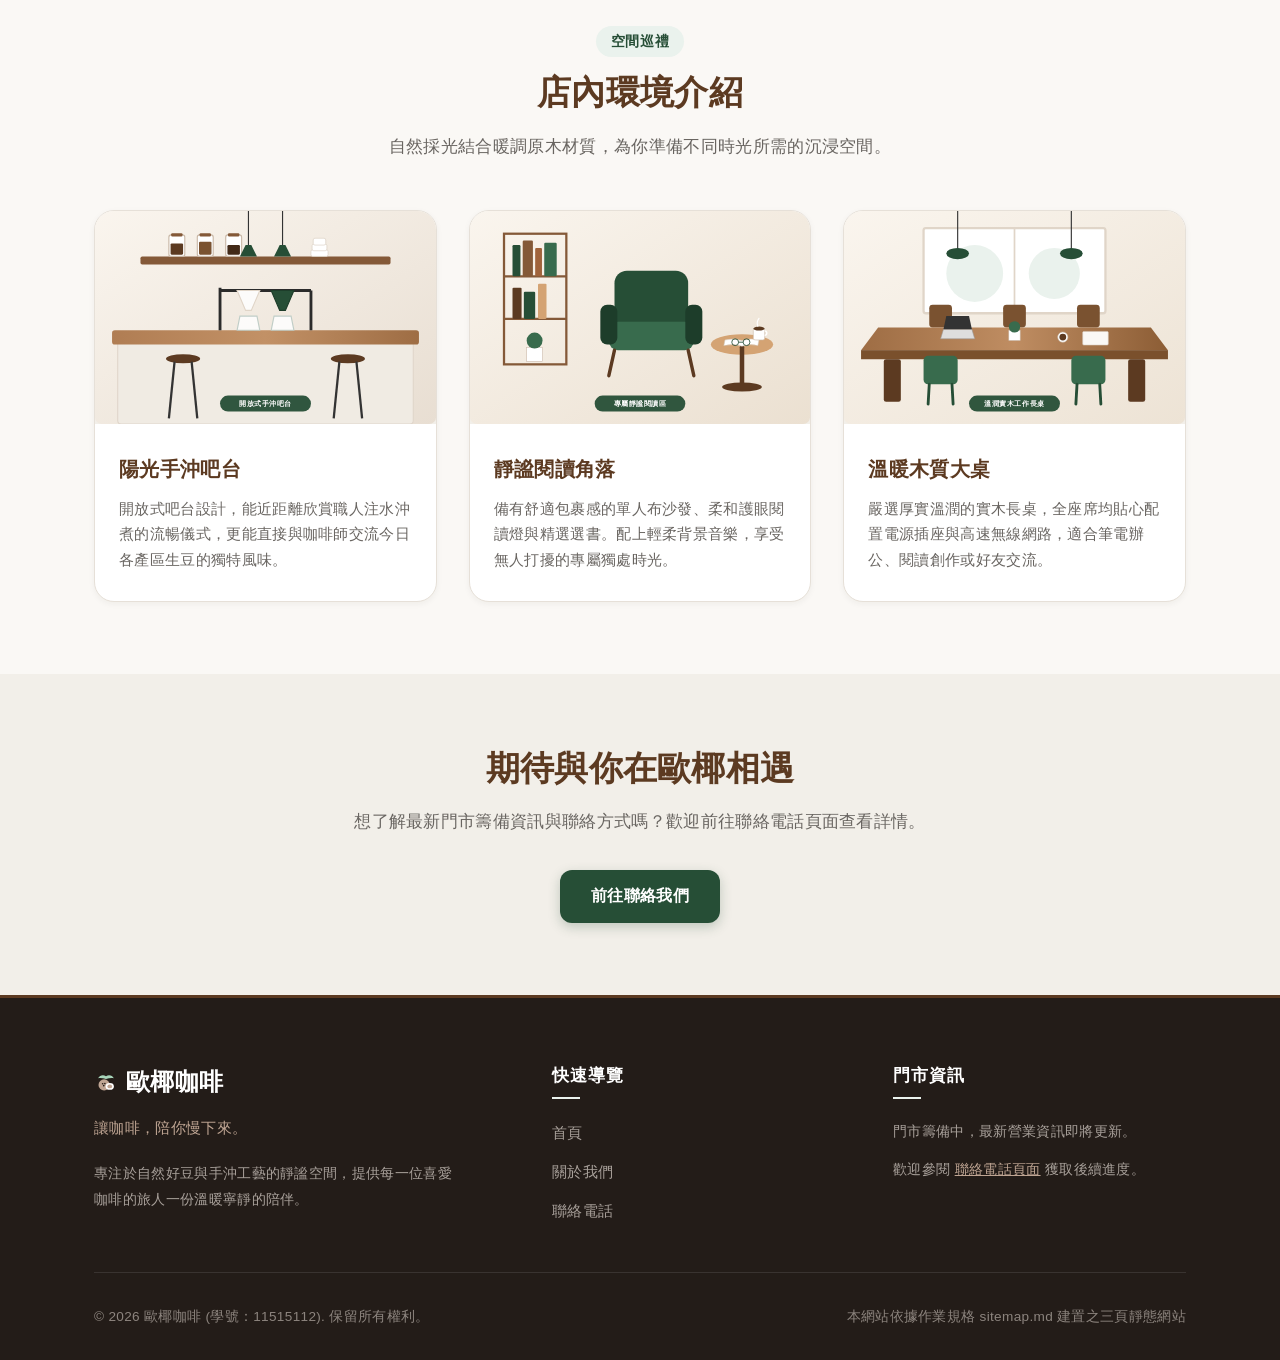
<file: pages/about.html>
<!DOCTYPE html>
<html lang="zh-Hant-TW">
<head>
  <meta charset="UTF-8">
  <meta name="viewport" content="width=device-width, initial-scale=1.0">
  <meta name="description" content="關於歐椰咖啡 - 成立起點、經營理念與三項品牌堅持，以及陽光吧台、閱讀角落與原木長桌等舒適環境介紹。">
  <title>關於我們｜歐椰咖啡 - 讓咖啡，陪你慢下來</title>
  <!-- 共用樣式表 -->
  <link rel="stylesheet" href="assets/css/site.css">
</head>
<body>

  <!-- ================= 頂部導覽列 (全站共用) ================= -->
  <header class="site-header">
    <div class="container header-container">
      <!-- 品牌名稱（點擊連回首頁） -->
      <a href="index.html" class="brand-link" aria-label="歐椰咖啡首頁">
        <div class="brand-icon" aria-hidden="true">
          <svg viewBox="0 0 32 32" fill="none" xmlns="http://www.w3.org/2000/svg">
            <path d="M16 7C12 4.5 7.5 6 5.5 9.5C9 9 12.5 9.5 16 10.5C19.5 9.5 23 9 26.5 9.5C24.5 6 20 4.5 16 7Z" fill="#a8d5ba"/>
            <circle cx="13.5" cy="18.5" r="7.5" fill="#f4ede6"/>
            <circle cx="11.5" cy="17" r="1.1" fill="#5c3a21"/>
            <circle cx="14.5" cy="16.8" r="1.1" fill="#5c3a21"/>
            <circle cx="13" cy="19.5" r="1.1" fill="#5c3a21"/>
            <ellipse cx="21" cy="20.5" rx="5.5" ry="4.5" fill="#ffffff"/>
            <ellipse cx="21" cy="20.5" rx="3.2" ry="2.5" fill="#d4a373"/>
          </svg>
        </div>
        <div class="brand-text">
          <span class="brand-name">歐椰咖啡</span>
          <span class="brand-slogan">讓咖啡，陪你慢下來</span>
        </div>
      </a>

      <!-- 手機版漢堡選單按鈕 -->
      <button id="menuToggle" class="menu-toggle" type="button" aria-label="切換導覽選單" aria-expanded="false" aria-controls="siteNav">
        <span></span>
        <span></span>
        <span></span>
      </button>

      <!-- 導覽連結清單 -->
      <nav id="siteNav" class="site-nav" aria-label="主要導覽">
        <ul class="nav-list">
          <li><a href="index.html" class="nav-link">首頁</a></li>
          <li><a href="about.html" class="nav-link active" aria-current="page">關於我們</a></li>
          <li><a href="contact.html" class="nav-link">聯絡電話</a></li>
        </ul>
      </nav>
    </div>
  </header>

  <!-- ================= 主要內容區 ================= -->
  <main>
    <!-- 頁面 Banner / 頁頭大區塊 -->
    <header class="page-banner">
      <div class="container">
        <nav class="breadcrumb" aria-label="麵包屑導覽">
          <a href="index.html">首頁</a>
          <span>/</span>
          <span>關於我們</span>
        </nav>
        <h1 class="page-banner-title">關於歐椰咖啡</h1>
        <p class="page-banner-desc">我們深信，一杯好咖啡能喚醒生活裡被遺忘的從容與美好。走進歐椰，放慢呼吸，感受咖啡與生活的真實對話。</p>
      </div>
    </header>

    <!-- 1. 品牌故事：成立起點 -->
    <section class="section" aria-labelledby="storyTitle">
      <div class="container">
        <div class="story-wrapper">
          <div class="story-image-box">
            <img src="assets/images/about-story.svg" alt="歐椰咖啡創立故事與手工沖煮意象" width="700" height="500" loading="lazy">
          </div>
          <div class="story-text">
            <span class="section-badge">品牌故事</span>
            <h2 id="storyTitle" class="section-title">成立起點：城市步調裡的慢時光</h2>
            <p>在車水馬龍、節奏飛快的城市街道上，創辦人常常思索：為什麼喝咖啡成了一種匆忙的提神差事，而不是一段值得期待的放鬆時刻？</p>
            <p>2024 年，「歐椰咖啡」在對生活純粹溫度的渴望中誕生。我們希望打破忙碌的慣性，打造一個可以讓人真正卸下防備、安心深呼吸的角落。在這裡，咖啡不是趕時間的產物，而是陪伴你慢下來、重新傾聽內心聲音的溫暖媒介。</p>
            <p>每一顆咖啡豆都經過細心尋訪與手作沖煮，期待透過每一縷氤氳香氣，為每位走入店裡的旅人找回生活中最純淨的節奏。</p>
          </div>
        </div>
      </div>
    </section>

    <!-- 2. 經營理念：三項品牌堅持 -->
    <section class="section section-muted" aria-labelledby="philosophyTitle">
      <div class="container">
        <div class="section-header">
          <span class="section-badge">經營理念</span>
          <h2 id="philosophyTitle" class="section-title">三項品牌堅持</h2>
          <p class="section-desc">我們以嚴謹態度對待每一杯咖啡與每一次相遇，堅守不變的承諾。</p>
        </div>

        <div class="philosophy-grid">
          <!-- 堅持一 -->
          <div class="philosophy-card">
            <div class="philosophy-num">01</div>
            <h3>堅持天然純粹</h3>
            <p>絕不使用人工香精與過度添加物。我們完整保留產區咖啡豆特有的花香、果酸與堅果調性，呈現大自然風土最原本真實的迷人風味。</p>
          </div>

          <!-- 堅持二 -->
          <div class="philosophy-card">
            <div class="philosophy-num">02</div>
            <h3>堅持職人手作</h3>
            <p>精準掌握粉水比、研磨粗細、水溫與萃取曲線。每一道工序皆由對咖啡充滿熱忱的咖啡師親手細心沖煮，傳遞手作的溫潤與細緻層次。</p>
          </div>

          <!-- 堅持三 -->
          <div class="philosophy-card">
            <div class="philosophy-num">03</div>
            <h3>堅持友善環境</h3>
            <p>支持永續生態的小農公平交易生豆，店內全面採用無氯可降解環保外帶包材，以對環境更溫柔的方式實踐與土地共好的綠色承諾。</p>
          </div>
        </div>
      </div>
    </section>

    <!-- 3. 環境介紹：圖片搭配文字 -->
    <section class="section" aria-labelledby="envTitle">
      <div class="container">
        <div class="section-header">
          <span class="section-badge">空間巡禮</span>
          <h2 id="envTitle" class="section-title">店內環境介紹</h2>
          <p class="section-desc">自然採光結合暖調原木材質，為你準備不同時光所需的沉浸空間。</p>
        </div>

        <div class="env-grid">
          <!-- 環境一：陽光吧台區 -->
          <article class="env-card">
            <div class="env-card-img">
              <img src="assets/images/env-bar.svg" alt="陽光灑落的開放式手沖吧台區" width="600" height="375" loading="lazy">
            </div>
            <div class="env-card-body">
              <h3 class="env-card-title">陽光手沖吧台</h3>
              <p class="env-card-desc">開放式吧台設計，能近距離欣賞職人注水沖煮的流暢儀式，更能直接與咖啡師交流今日各產區生豆的獨特風味。</p>
            </div>
          </article>

          <!-- 環境二：靜謐閱讀角落 -->
          <article class="env-card">
            <div class="env-card-img">
              <img src="assets/images/env-reading.svg" alt="舒適單人沙發與暖黃立燈的閱讀角落" width="600" height="375" loading="lazy">
            </div>
            <div class="env-card-body">
              <h3 class="env-card-title">靜謐閱讀角落</h3>
              <p class="env-card-desc">備有舒適包裹感的單人布沙發、柔和護眼閱讀燈與精選選書。配上輕柔背景音樂，享受無人打擾的專屬獨處時光。</p>
            </div>
          </article>

          <!-- 環境三：溫暖木質長桌 -->
          <article class="env-card">
            <div class="env-card-img">
              <img src="assets/images/env-interior.svg" alt="寬敞的原木工作長桌配備電源插座" width="600" height="375" loading="lazy">
            </div>
            <div class="env-card-body">
              <h3 class="env-card-title">溫暖木質大桌</h3>
              <p class="env-card-desc">嚴選厚實溫潤的實木長桌，全座席均貼心配置電源插座與高速無線網路，適合筆電辦公、閱讀創作或好友交流。</p>
            </div>
          </article>
        </div>
      </div>
    </section>

    <!-- 4. 引導按鈕區塊 (CTA to Contact) -->
    <section class="section section-muted" aria-labelledby="aboutCtaTitle">
      <div class="container">
        <div class="centered-cta-box">
          <h2 id="aboutCtaTitle" class="section-title">期待與你在歐椰相遇</h2>
          <p class="section-desc section-desc-spaced">想了解最新門市籌備資訊與聯絡方式嗎？歡迎前往聯絡電話頁面查看詳情。</p>
          <a href="contact.html" class="btn btn-accent">前往聯絡我們</a>
        </div>
      </div>
    </section>
  </main>

  <!-- ================= 頁尾區塊 (全站共用) ================= -->
  <footer class="site-footer">
    <div class="container">
      <div class="footer-top">
        <div class="footer-brand">
          <span class="footer-logo">
            <svg class="footer-logo-icon" viewBox="0 0 32 32" fill="none" xmlns="http://www.w3.org/2000/svg" aria-hidden="true">
              <path d="M16 7C12 4.5 7.5 6 5.5 9.5C9 9 12.5 9.5 16 10.5C19.5 9.5 23 9 26.5 9.5C24.5 6 20 4.5 16 7Z" fill="#a8d5ba"/>
              <circle cx="13.5" cy="18.5" r="7.5" fill="#bfa593"/>
              <circle cx="11.5" cy="17" r="1.1" fill="#231c18"/>
              <circle cx="14.5" cy="16.8" r="1.1" fill="#231c18"/>
              <circle cx="13" cy="19.5" r="1.1" fill="#231c18"/>
              <ellipse cx="21" cy="20.5" rx="5.5" ry="4.5" fill="#ffffff"/>
              <ellipse cx="21" cy="20.5" rx="3.2" ry="2.5" fill="#bfa593"/>
            </svg>
            歐椰咖啡
          </span>
          <p class="footer-slogan">讓咖啡，陪你慢下來。</p>
          <p class="footer-desc">專注於自然好豆與手沖工藝的靜謐空間，提供每一位喜愛咖啡的旅人一份溫暖寧靜的陪伴。</p>
        </div>

        <div class="footer-nav">
          <h2 class="footer-nav-title">快速導覽</h2>
          <ul class="footer-nav-list">
            <li><a href="index.html" class="footer-nav-link">首頁</a></li>
            <li><a href="about.html" class="footer-nav-link">關於我們</a></li>
            <li><a href="contact.html" class="footer-nav-link">聯絡電話</a></li>
          </ul>
        </div>

        <div class="footer-info">
          <h2 class="footer-nav-title">門市資訊</h2>
          <p class="footer-info-text">門市籌備中，最新營業資訊即將更新。</p>
          <p class="footer-info-text">歡迎參閱 <a href="contact.html" class="footer-inline-link">聯絡電話頁面</a> 獲取後續進度。</p>
        </div>
      </div>

      <div class="footer-bottom">
        <p>&copy; 2026 歐椰咖啡 (學號：11515112). 保留所有權利。</p>
        <p>本網站依據作業規格 sitemap.md 建置之三頁靜態網站</p>
      </div>
    </div>
  </footer>

  <!-- 共用腳本 -->
  <script src="assets/js/site.js"></script>
</body>
</html>
</file>
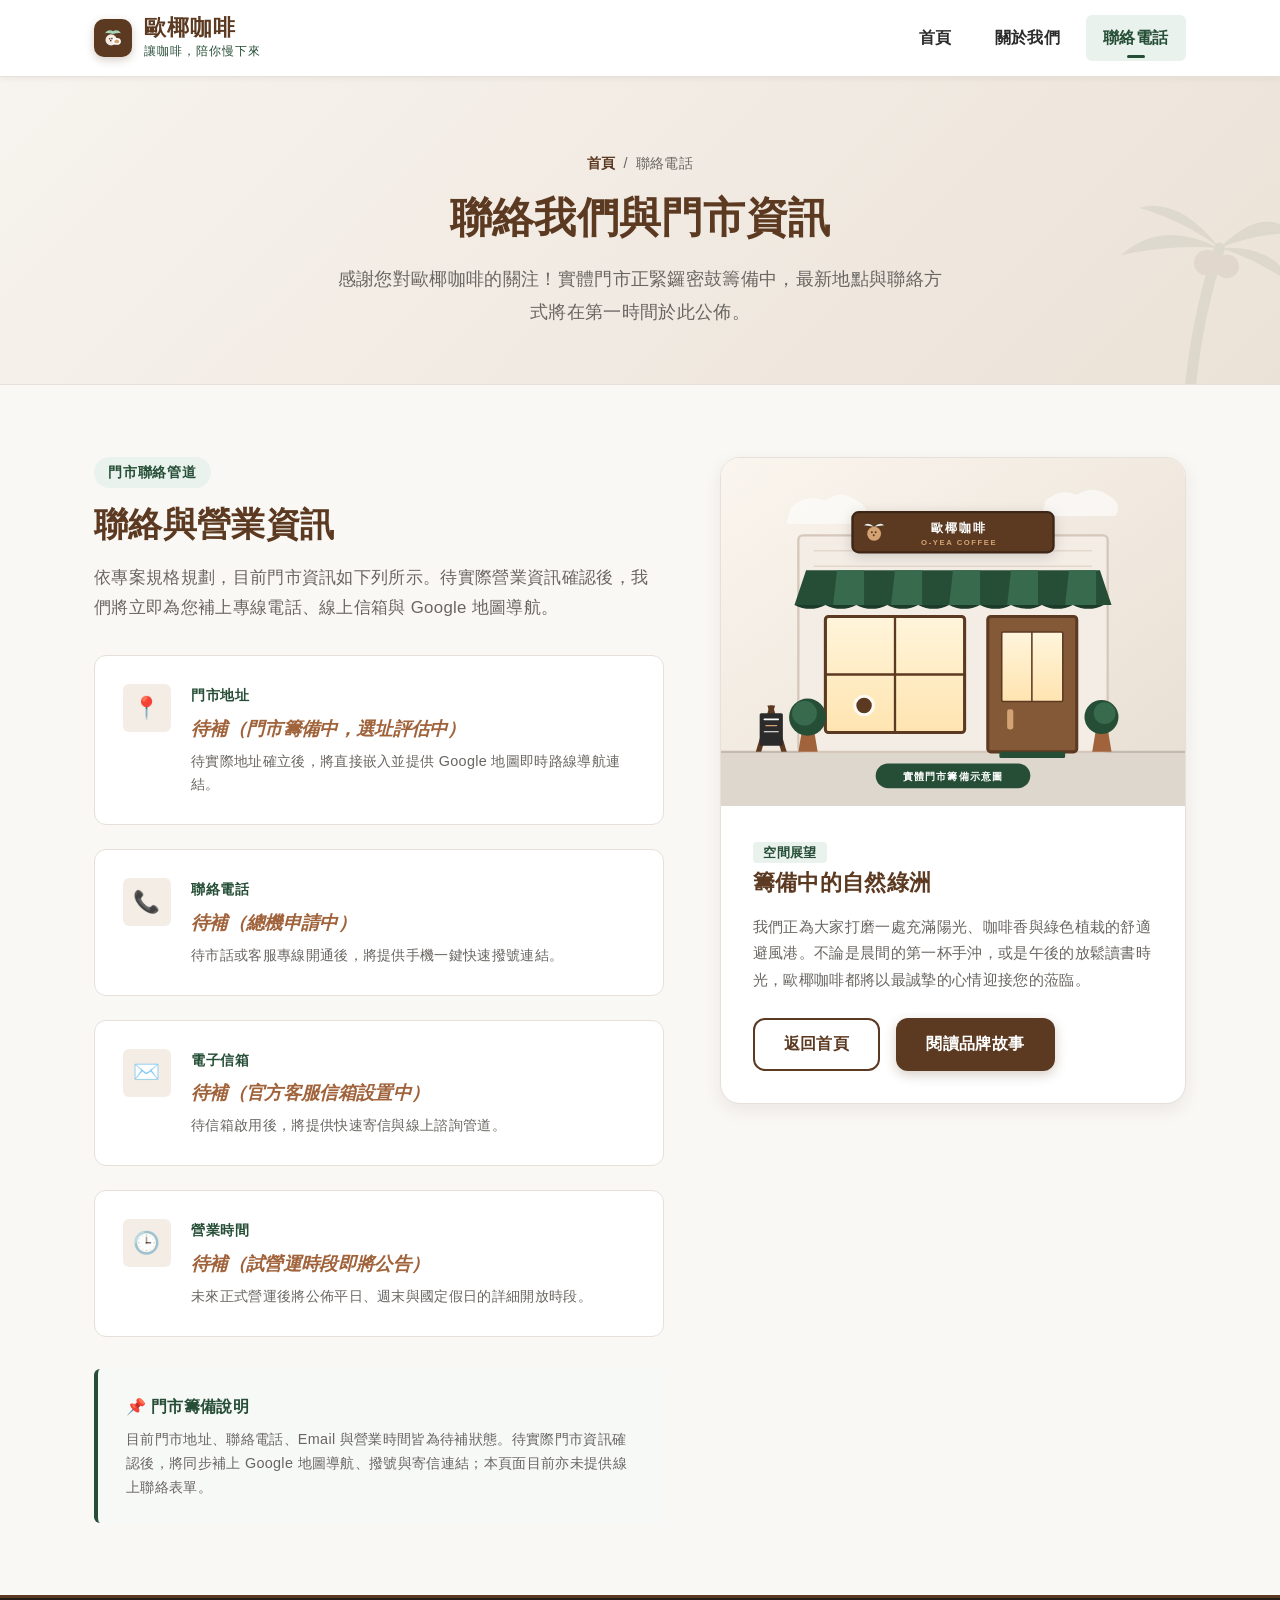
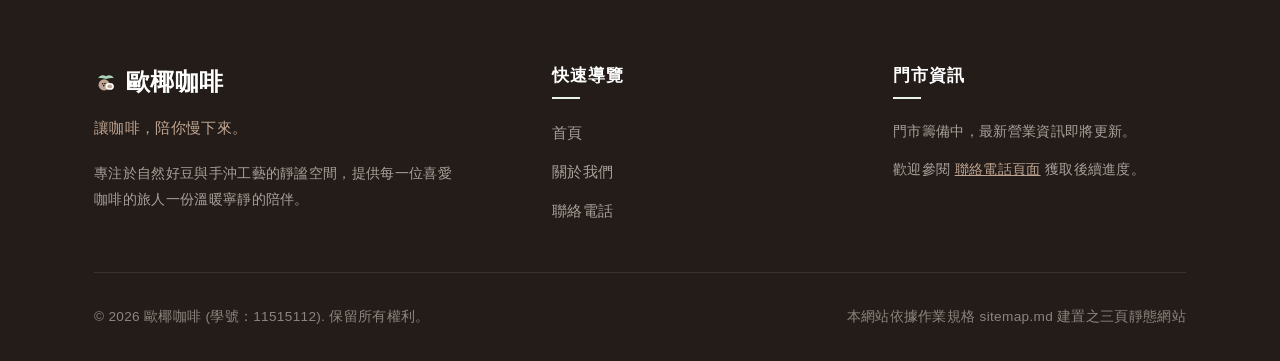
<file: pages/contact.html>
<!DOCTYPE html>
<html lang="zh-Hant-TW">
<head>
  <meta charset="UTF-8">
  <meta name="viewport" content="width=device-width, initial-scale=1.0">
  <meta name="description" content="聯絡歐椰咖啡 - 門市籌備資訊與聯絡方式。依照規格目前地址、電話、Email與營業時間均為待補狀態。">
  <title>聯絡電話｜歐椰咖啡 - 讓咖啡，陪你慢下來</title>
  <!-- 共用樣式表 -->
  <link rel="stylesheet" href="assets/css/site.css">
</head>
<body>

  <!-- ================= 頂部導覽列 (全站共用) ================= -->
  <header class="site-header">
    <div class="container header-container">
      <!-- 品牌名稱（點擊連回首頁） -->
      <a href="index.html" class="brand-link" aria-label="歐椰咖啡首頁">
        <div class="brand-icon" aria-hidden="true">
          <svg viewBox="0 0 32 32" fill="none" xmlns="http://www.w3.org/2000/svg">
            <path d="M16 7C12 4.5 7.5 6 5.5 9.5C9 9 12.5 9.5 16 10.5C19.5 9.5 23 9 26.5 9.5C24.5 6 20 4.5 16 7Z" fill="#a8d5ba"/>
            <circle cx="13.5" cy="18.5" r="7.5" fill="#f4ede6"/>
            <circle cx="11.5" cy="17" r="1.1" fill="#5c3a21"/>
            <circle cx="14.5" cy="16.8" r="1.1" fill="#5c3a21"/>
            <circle cx="13" cy="19.5" r="1.1" fill="#5c3a21"/>
            <ellipse cx="21" cy="20.5" rx="5.5" ry="4.5" fill="#ffffff"/>
            <ellipse cx="21" cy="20.5" rx="3.2" ry="2.5" fill="#d4a373"/>
          </svg>
        </div>
        <div class="brand-text">
          <span class="brand-name">歐椰咖啡</span>
          <span class="brand-slogan">讓咖啡，陪你慢下來</span>
        </div>
      </a>

      <!-- 手機版漢堡選單按鈕 -->
      <button id="menuToggle" class="menu-toggle" type="button" aria-label="切換導覽選單" aria-expanded="false" aria-controls="siteNav">
        <span></span>
        <span></span>
        <span></span>
      </button>

      <!-- 導覽連結清單 -->
      <nav id="siteNav" class="site-nav" aria-label="主要導覽">
        <ul class="nav-list">
          <li><a href="index.html" class="nav-link">首頁</a></li>
          <li><a href="about.html" class="nav-link">關於我們</a></li>
          <li><a href="contact.html" class="nav-link active" aria-current="page">聯絡電話</a></li>
        </ul>
      </nav>
    </div>
  </header>

  <!-- ================= 主要內容區 ================= -->
  <main>
    <!-- 頁面 Banner / 頁頭大區塊 -->
    <header class="page-banner">
      <div class="container">
        <nav class="breadcrumb" aria-label="麵包屑導覽">
          <a href="index.html">首頁</a>
          <span>/</span>
          <span>聯絡電話</span>
        </nav>
        <h1 class="page-banner-title">聯絡我們與門市資訊</h1>
        <p class="page-banner-desc">感謝您對歐椰咖啡的關注！實體門市正緊鑼密鼓籌備中，最新地點與聯絡方式將在第一時間於此公佈。</p>
      </div>
    </header>

    <!-- 聯絡與門市資訊區塊 -->
    <section class="section" aria-labelledby="contactTitle">
      <div class="container">
        <div class="contact-grid">
          <!-- 左側：門市資訊清單 -->
          <div class="contact-info-wrapper">
            <span class="section-badge">門市聯絡管道</span>
            <h2 id="contactTitle" class="section-title">聯絡與營業資訊</h2>
            <p class="section-desc section-desc-spaced">
              依專案規格規劃，目前門市資訊如下列所示。待實際營業資訊確認後，我們將立即為您補上專線電話、線上信箱與 Google 地圖導航。
            </p>

            <div class="contact-info-list">
              <!-- 門市地址 -->
              <div class="contact-item">
                <div class="contact-item-icon" aria-hidden="true">📍</div>
                <div class="contact-item-content">
                  <div class="contact-item-label">門市地址</div>
                  <div class="contact-item-value contact-item-pending">待補（門市籌備中，選址評估中）</div>
                  <p class="contact-item-note">待實際地址確立後，將直接嵌入並提供 Google 地圖即時路線導航連結。</p>
                </div>
              </div>

              <!-- 聯絡電話 -->
              <div class="contact-item">
                <div class="contact-item-icon" aria-hidden="true">📞</div>
                <div class="contact-item-content">
                  <div class="contact-item-label">聯絡電話</div>
                  <div class="contact-item-value contact-item-pending">待補（總機申請中）</div>
                  <p class="contact-item-note">待市話或客服專線開通後，將提供手機一鍵快速撥號連結。</p>
                </div>
              </div>

              <!-- 電子信箱 -->
              <div class="contact-item">
                <div class="contact-item-icon" aria-hidden="true">✉️</div>
                <div class="contact-item-content">
                  <div class="contact-item-label">電子信箱</div>
                  <div class="contact-item-value contact-item-pending">待補（官方客服信箱設置中）</div>
                  <p class="contact-item-note">待信箱啟用後，將提供快速寄信與線上諮詢管道。</p>
                </div>
              </div>

              <!-- 營業時間 -->
              <div class="contact-item">
                <div class="contact-item-icon" aria-hidden="true">🕒</div>
                <div class="contact-item-content">
                  <div class="contact-item-label">營業時間</div>
                  <div class="contact-item-value contact-item-pending">待補（試營運時段即將公告）</div>
                  <p class="contact-item-note">未來正式營運後將公佈平日、週末與國定假日的詳細開放時段。</p>
                </div>
              </div>
            </div>

            <!-- 門市籌備說明 -->
            <div class="notice-box">
              <h3>📌 門市籌備說明</h3>
              <p>目前門市地址、聯絡電話、Email 與營業時間皆為待補狀態。待實際門市資訊確認後，將同步補上 Google 地圖導航、撥號與寄信連結；本頁面目前亦未提供線上聯絡表單。</p>
            </div>
          </div>

          <!-- 右側：門市外觀與空間示意卡片 -->
          <div class="contact-visual-card">
            <img src="assets/images/contact-shop.svg" alt="歐椰咖啡實體門市外觀示意圖，原木門窗與綠意盆栽" width="600" height="450" loading="lazy">
            <div class="contact-visual-body">
              <span class="card-badge">空間展望</span>
              <h3 class="contact-visual-title">籌備中的自然綠洲</h3>
              <p class="contact-visual-text">
                我們正為大家打磨一處充滿陽光、咖啡香與綠色植栽的舒適避風港。不論是晨間的第一杯手沖，或是午後的放鬆讀書時光，歐椰咖啡都將以最誠摯的心情迎接您的蒞臨。
              </p>
              <div class="btn-group">
                <a href="index.html" class="btn btn-secondary">返回首頁</a>
                <a href="about.html" class="btn btn-primary">閱讀品牌故事</a>
              </div>
            </div>
          </div>
        </div>
      </div>
    </section>
  </main>

  <!-- ================= 頁尾區塊 (全站共用) ================= -->
  <footer class="site-footer">
    <div class="container">
      <div class="footer-top">
        <div class="footer-brand">
          <span class="footer-logo">
            <svg class="footer-logo-icon" viewBox="0 0 32 32" fill="none" xmlns="http://www.w3.org/2000/svg" aria-hidden="true">
              <path d="M16 7C12 4.5 7.5 6 5.5 9.5C9 9 12.5 9.5 16 10.5C19.5 9.5 23 9 26.5 9.5C24.5 6 20 4.5 16 7Z" fill="#a8d5ba"/>
              <circle cx="13.5" cy="18.5" r="7.5" fill="#bfa593"/>
              <circle cx="11.5" cy="17" r="1.1" fill="#231c18"/>
              <circle cx="14.5" cy="16.8" r="1.1" fill="#231c18"/>
              <circle cx="13" cy="19.5" r="1.1" fill="#231c18"/>
              <ellipse cx="21" cy="20.5" rx="5.5" ry="4.5" fill="#ffffff"/>
              <ellipse cx="21" cy="20.5" rx="3.2" ry="2.5" fill="#bfa593"/>
            </svg>
            歐椰咖啡
          </span>
          <p class="footer-slogan">讓咖啡，陪你慢下來。</p>
          <p class="footer-desc">專注於自然好豆與手沖工藝的靜謐空間，提供每一位喜愛咖啡的旅人一份溫暖寧靜的陪伴。</p>
        </div>

        <div class="footer-nav">
          <h2 class="footer-nav-title">快速導覽</h2>
          <ul class="footer-nav-list">
            <li><a href="index.html" class="footer-nav-link">首頁</a></li>
            <li><a href="about.html" class="footer-nav-link">關於我們</a></li>
            <li><a href="contact.html" class="footer-nav-link">聯絡電話</a></li>
          </ul>
        </div>

        <div class="footer-info">
          <h2 class="footer-nav-title">門市資訊</h2>
          <p class="footer-info-text">門市籌備中，最新營業資訊即將更新。</p>
          <p class="footer-info-text">歡迎參閱 <a href="contact.html" class="footer-inline-link">聯絡電話頁面</a> 獲取後續進度。</p>
        </div>
      </div>

      <div class="footer-bottom">
        <p>&copy; 2026 歐椰咖啡 (學號：11515112). 保留所有權利。</p>
        <p>本網站依據作業規格 sitemap.md 建置之三頁靜態網站</p>
      </div>
    </div>
  </footer>

  <!-- 共用腳本 -->
  <script src="assets/js/site.js"></script>
</body>
</html>
</file>
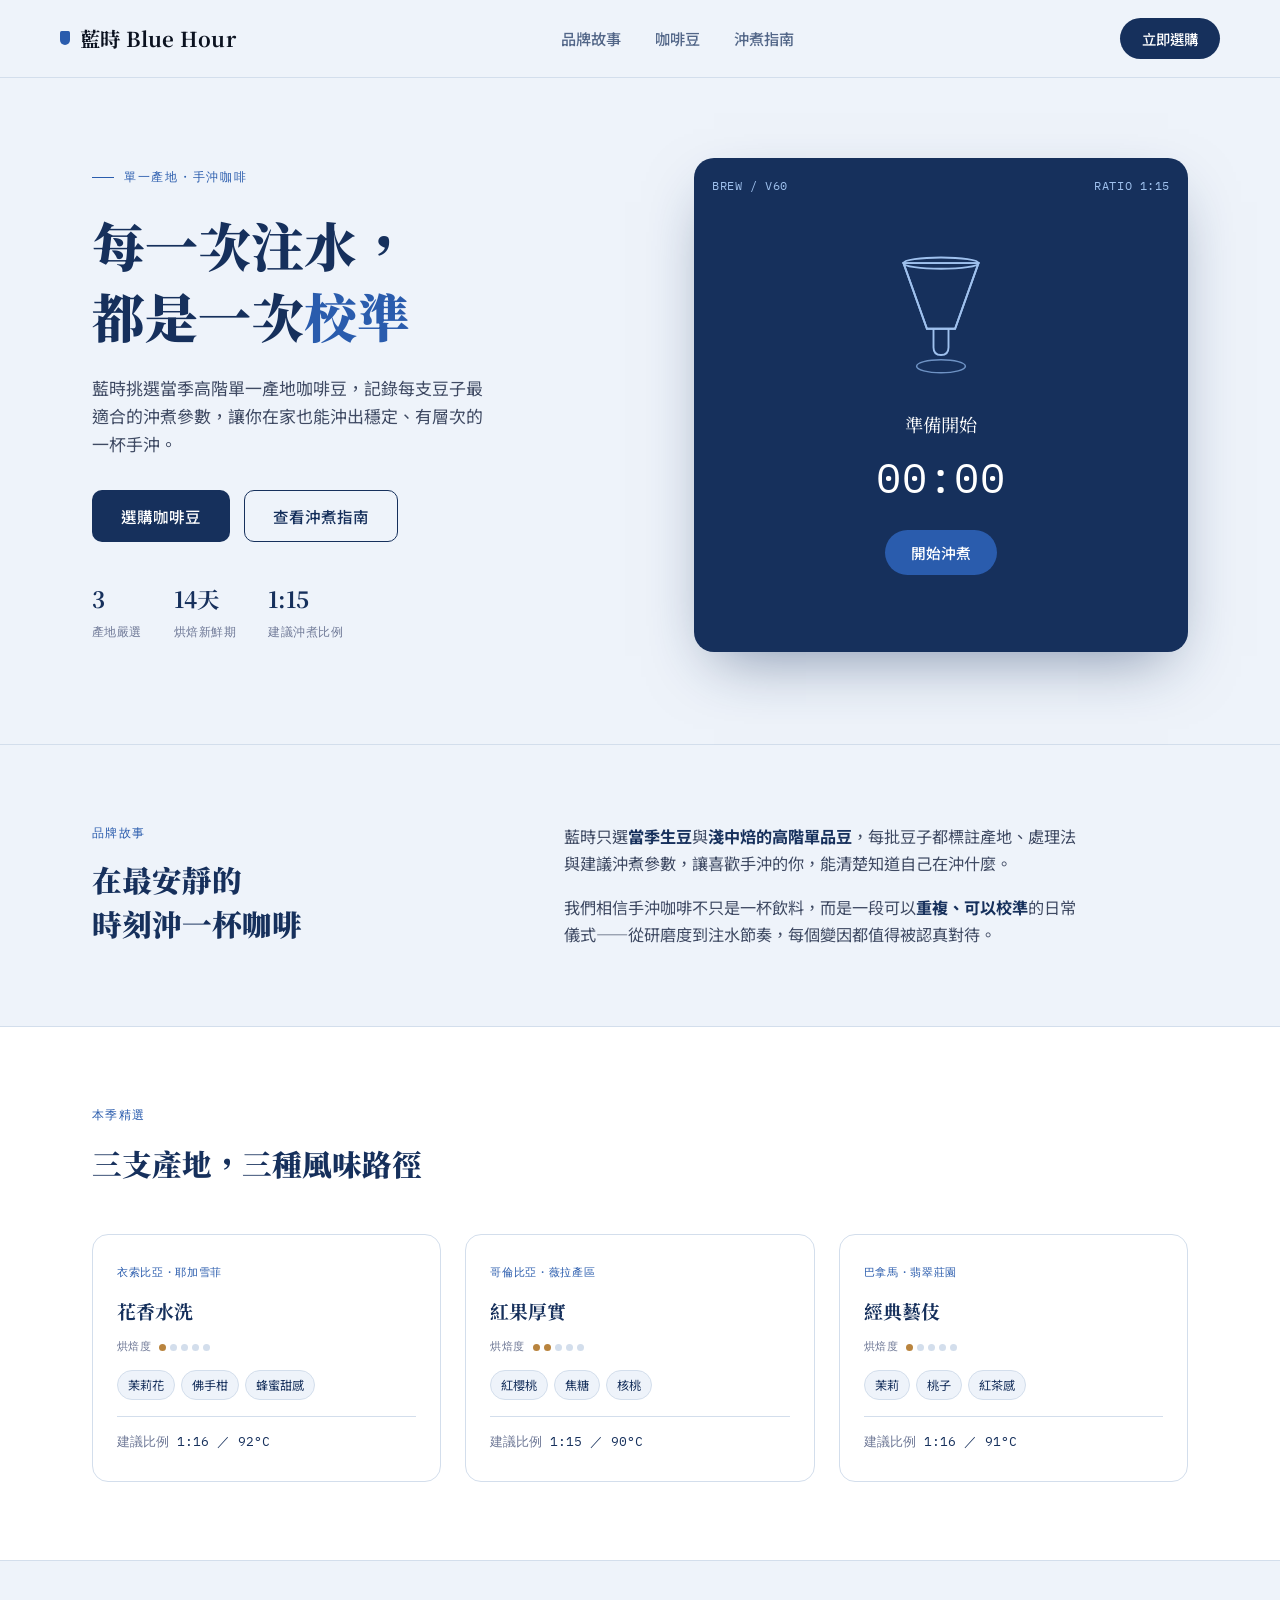
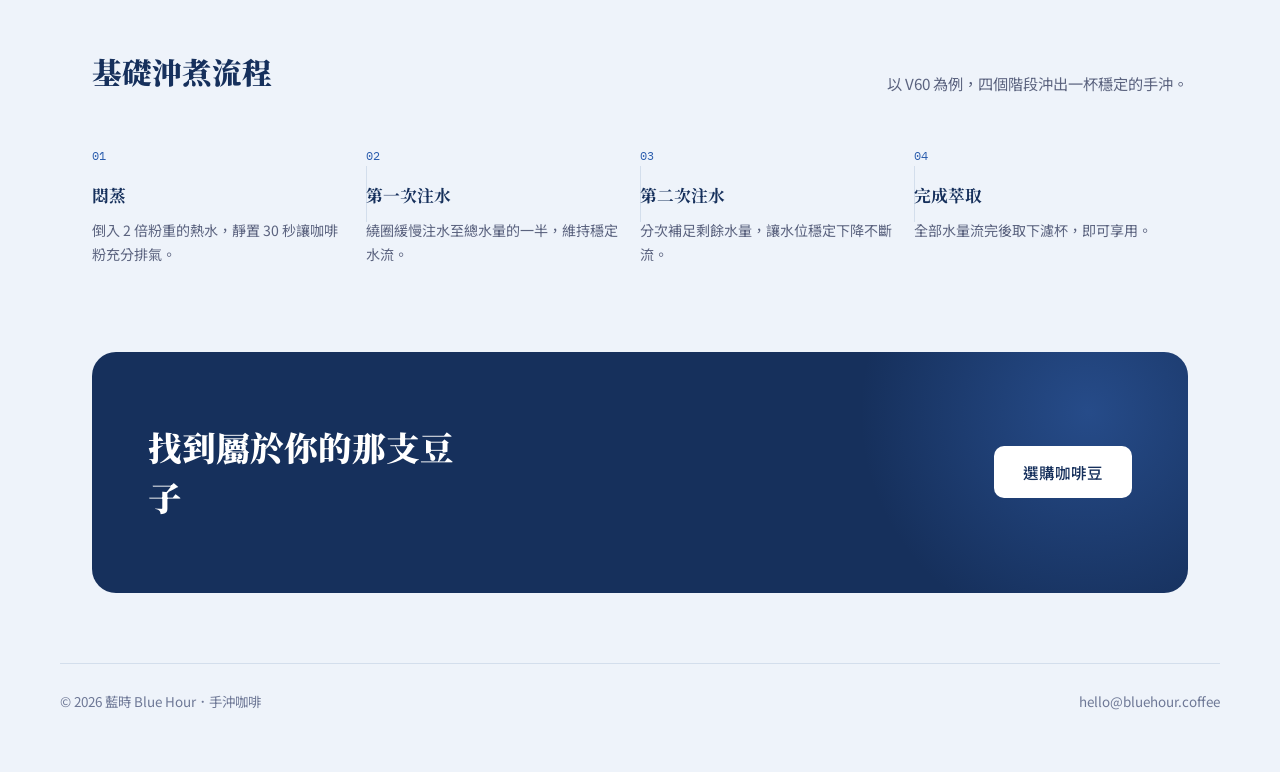
<file: w1/claude.html>
<!DOCTYPE html>
<html lang="zh-Hant">
<head>
<meta charset="UTF-8">
<meta name="viewport" content="width=device-width, initial-scale=1.0">
<title>藍時 Blue Hour｜手沖咖啡</title>
<link rel="preconnect" href="https://fonts.googleapis.com">
<link rel="preconnect" href="https://fonts.gstatic.com" crossorigin>
<link href="https://fonts.googleapis.com/css2?family=Noto+Serif+TC:wght@500;700;900&family=Noto+Sans+TC:wght@400;500;700&family=IBM+Plex+Mono:wght@400;500&display=swap" rel="stylesheet">
<style>
  :root{
    --ink: #0B1220;
    --deep: #16305C;
    --blue: #2A5CAD;
    --blue-bright: #3E74CC;
    --paper: #EEF3FA;
    --mist: #D3DEEC;
    --white: #FFFFFF;
    --roast: #B9843E;

    --display: 'Noto Serif TC', serif;
    --body: 'Noto Sans TC', sans-serif;
    --mono: 'IBM Plex Mono', monospace;
  }

  *{ box-sizing:border-box; margin:0; padding:0; }
  html{ scroll-behavior:smooth; }
  body{
    background: var(--paper);
    color: var(--ink);
    font-family: var(--body);
    line-height:1.65;
    -webkit-font-smoothing:antialiased;
  }
  a{ color:inherit; text-decoration:none; }
  ul{ list-style:none; }
  button{ font-family:inherit; cursor:pointer; }
  :focus-visible{ outline:2px solid var(--blue); outline-offset:3px; border-radius:4px; }

  .wrap{ max-width:1160px; margin:0 auto; padding:0 32px; }

  /* NAV */
  header.site{
    position:sticky; top:0; z-index:50;
    background: rgba(238,243,250,0.88);
    backdrop-filter: blur(10px);
    border-bottom:1px solid var(--mist);
  }
  .nav{ display:flex; align-items:center; justify-content:space-between; padding:18px 0; }
  .logo{ font-family:var(--display); font-weight:700; font-size:1.28rem; letter-spacing:0.02em; display:flex; align-items:center; gap:10px; }
  .logo .mark{ width:10px; height:14px; background:var(--blue); border-radius:2px 2px 6px 6px; }
  .nav-links{ display:flex; gap:34px; font-size:0.95rem; font-weight:500; color:var(--deep); }
  .nav-links a{ opacity:0.72; transition:opacity .15s ease; }
  .nav-links a:hover{ opacity:1; }
  .nav-cta{
    background:var(--deep); color:var(--white);
    padding:10px 22px; border-radius:999px; font-size:0.9rem; font-weight:500;
    border:none; transition:background .15s ease, transform .15s ease;
  }
  .nav-cta:hover{ background:var(--blue); transform:translateY(-1px); }

  /* HERO */
  .hero{ padding:80px 0 92px; }
  .hero-grid{ display:grid; grid-template-columns:1.05fr 0.95fr; gap:56px; align-items:center; }
  .eyebrow{
    font-family:var(--mono); font-size:0.76rem; letter-spacing:0.14em; text-transform:uppercase;
    color:var(--blue); display:flex; align-items:center; gap:10px; margin-bottom:22px;
  }
  .eyebrow::before{ content:""; width:22px; height:1px; background:var(--blue); }
  .hero h1{
    font-family:var(--display); font-weight:900; font-size:clamp(2.1rem,4.2vw,3.3rem);
    line-height:1.35; color:var(--deep); margin-bottom:22px;
  }
  .hero h1 em{ font-style:normal; color:var(--blue); }
  .hero p.lede{ font-size:1.06rem; color:#3F4A63; max-width:44ch; margin-bottom:32px; }
  .hero-actions{ display:flex; gap:14px; flex-wrap:wrap; margin-bottom:38px; }
  .btn-primary, .btn-ghost{
    padding:14px 28px; border-radius:10px; font-size:0.97rem; font-weight:500;
    border:1px solid transparent; transition:all .15s ease; display:inline-flex; align-items:center; gap:8px;
  }
  .btn-primary{ background:var(--deep); color:var(--white); }
  .btn-primary:hover{ background:var(--blue); transform:translateY(-1px); }
  .btn-ghost{ background:transparent; border-color:var(--deep); color:var(--deep); }
  .btn-ghost:hover{ background:var(--deep); color:var(--white); }

  .hero-stats{ display:flex; gap:32px; font-family:var(--mono); }
  .hero-stats div strong{ display:block; font-size:1.4rem; font-family:var(--display); color:var(--deep); }
  .hero-stats div span{ font-size:0.74rem; color:#6E7896; letter-spacing:0.04em; }

  /* SIGNATURE: brew timer */
  .brewer{
    position:relative; background:var(--deep); border-radius:20px;
    aspect-ratio:1/1; overflow:hidden;
    box-shadow:0 24px 60px -20px rgba(22,48,92,0.5);
    display:flex; flex-direction:column; align-items:center; justify-content:center;
    padding: 26px;
  }
  .brewer-hud{
    position:absolute; top:18px; left:18px; right:18px;
    display:flex; justify-content:space-between;
    font-family:var(--mono); font-size:0.72rem; color:#9FC1EE; letter-spacing:0.05em;
  }
  .brewer-stage{
    font-family:var(--display); color:var(--white); font-size:1.15rem;
    margin-top: 6px; margin-bottom: 4px; text-align:center; min-height: 1.6em;
  }
  .brewer-time{
    font-family:var(--mono); font-size:2.6rem; color:var(--white); letter-spacing:0.02em; margin-bottom:18px;
  }
  .dripper-svg{ width:150px; margin-bottom: 18px; }
  .brewer-btn{
    background:var(--blue); color:var(--white); border:none;
    padding:12px 26px; border-radius:999px; font-size:0.92rem; font-weight:500;
    transition:background .15s ease;
  }
  .brewer-btn:hover{ background:var(--blue-bright); }
  .brewer-btn:disabled{ opacity:0.55; cursor:default; }

  /* STORY */
  .story{ padding:78px 0; border-top:1px solid var(--mist); }
  .story-grid{ display:grid; grid-template-columns:0.8fr 1.2fr; gap:56px; }
  .section-label{
    font-family:var(--mono); font-size:0.76rem; letter-spacing:0.12em; text-transform:uppercase;
    color:var(--blue); margin-bottom:14px;
  }
  .story h2{ font-family:var(--display); font-weight:900; font-size:1.85rem; color:var(--deep); line-height:1.5; }
  .story-body p{ font-size:1.01rem; color:#3F4A63; margin-bottom:18px; max-width:58ch; }
  .story-body p:last-child{ margin-bottom:0; }
  .story-body strong{ color:var(--deep); }

  /* BEANS */
  .beans{ padding:78px 0; background:var(--white); border-top:1px solid var(--mist); border-bottom:1px solid var(--mist); }
  .beans-head{ max-width:640px; margin-bottom:46px; }
  .beans-head h2{ font-family:var(--display); font-weight:900; font-size:1.85rem; color:var(--deep); margin-top:10px; }
  .bean-cards{ display:grid; grid-template-columns:repeat(3,1fr); gap:24px; }
  .b-card{
    border:1px solid var(--mist); border-radius:16px; padding:28px 24px;
    transition:border-color .15s ease, transform .15s ease;
  }
  .b-card:hover{ border-color:var(--blue-bright); transform:translateY(-3px); }
  .b-card .origin{ font-family:var(--mono); font-size:0.7rem; color:var(--blue); letter-spacing:0.06em; margin-bottom:14px; }
  .b-card h3{ font-family:var(--display); font-weight:700; font-size:1.18rem; color:var(--deep); margin-bottom:12px; }
  .roast-bar{ display:flex; align-items:center; gap:8px; margin-bottom:14px; }
  .roast-bar .label{ font-family:var(--mono); font-size:0.68rem; color:#6E7896; letter-spacing:0.04em; }
  .roast-dots{ display:flex; gap:4px; }
  .roast-dots span{ width:7px; height:7px; border-radius:50%; background:var(--mist); }
  .roast-dots span.on{ background:var(--roast); }
  .flavor-tags{ display:flex; flex-wrap:wrap; gap:6px; margin-bottom:16px; }
  .flavor-tags span{
    font-size:0.76rem; padding:4px 10px; border-radius:999px;
    background:var(--paper); color:var(--deep); border:1px solid var(--mist);
  }
  .b-card .ratio{ font-family:var(--mono); font-size:0.82rem; color:var(--deep); border-top:1px solid var(--mist); padding-top:14px; }
  .b-card .ratio span{ color:#6E7896; }

  /* GUIDE */
  .guide{ padding:86px 0; }
  .guide-head{ display:flex; justify-content:space-between; align-items:flex-end; margin-bottom:50px; gap:24px; flex-wrap:wrap; }
  .guide-head h2{ font-family:var(--display); font-weight:900; font-size:1.85rem; color:var(--deep); }
  .guide-head p{ max-width:38ch; color:#5B637F; font-size:0.95rem; }
  .steps{ display:grid; grid-template-columns:repeat(4,1fr); position:relative; }
  .step{ position:relative; padding:0 22px 0 0; }
  .step:not(:last-child)::after{
    content:""; position:absolute; top:20px; right:-1px; width:1px; height:56px; background:var(--mist);
  }
  .step .num{ font-family:var(--mono); font-size:0.76rem; color:var(--blue); margin-bottom:16px; display:block; }
  .step h3{ font-family:var(--display); font-weight:700; font-size:1.05rem; color:var(--deep); margin-bottom:10px; }
  .step p{ font-size:0.88rem; color:#5B637F; }

  /* CTA */
  .cta{
    background:var(--deep); color:var(--white); border-radius:24px; margin:0 32px 32px;
    padding:70px 56px; position:relative; overflow:hidden;
  }
  .cta::before{
    content:""; position:absolute; width:460px; height:460px;
    background:radial-gradient(circle, rgba(62,116,204,0.4), transparent 70%);
    top:-170px; right:-130px; border-radius:50%;
  }
  .cta-inner{ position:relative; z-index:2; display:flex; justify-content:space-between; align-items:center; gap:40px; flex-wrap:wrap; }
  .cta h2{ font-family:var(--display); font-weight:900; font-size:clamp(1.5rem,2.8vw,2.1rem); max-width:16ch; line-height:1.5; }
  .cta .btn-primary{ background:var(--white); color:var(--deep); white-space:nowrap; }
  .cta .btn-primary:hover{ background:var(--paper); }

  footer.site{ padding:38px 32px 60px; }
  .footer-grid{
    max-width:1160px; margin:0 auto; display:flex; justify-content:space-between; align-items:center;
    flex-wrap:wrap; gap:16px; font-size:0.84rem; color:#6E7896; border-top:1px solid var(--mist); padding-top:26px;
  }

  @media (prefers-reduced-motion:reduce){ *{ animation-duration:0.001ms !important; transition-duration:0.001ms !important; } }

  @media (max-width:880px){
    .hero-grid{ grid-template-columns:1fr; }
    .brewer{ order:-1; max-width:400px; margin:0 auto 8px; }
    .story-grid{ grid-template-columns:1fr; gap:28px; }
    .bean-cards{ grid-template-columns:1fr; }
    .steps{ grid-template-columns:1fr 1fr; row-gap:32px; }
    .step:nth-child(2)::after{ display:none; }
    .nav-links{ display:none; }
    .cta{ margin:0 16px 16px; padding:46px 28px; }
    .cta-inner{ flex-direction:column; align-items:flex-start; }
  }
  @media (max-width:520px){
    .wrap{ padding:0 20px; }
    .steps{ grid-template-columns:1fr; }
    .step:not(:last-child)::after{ display:none; }
    .hero-stats{ gap:20px; }
  }
</style>
</head>
<body>

<header class="site">
  <nav class="wrap nav">
    <div class="logo"><span class="mark"></span>藍時 Blue Hour</div>
    <ul class="nav-links">
      <li><a href="#story">品牌故事</a></li>
      <li><a href="#beans">咖啡豆</a></li>
      <li><a href="#guide">沖煮指南</a></li>
    </ul>
    <button class="nav-cta">立即選購</button>
  </nav>
</header>

<section class="hero">
  <div class="wrap hero-grid">
    <div>
      <div class="eyebrow">單一產地・手沖咖啡</div>
      <h1>每一次注水，<br>都是一次<em>校準</em></h1>
      <p class="lede">藍時挑選當季高階單一產地咖啡豆，記錄每支豆子最適合的沖煮參數，讓你在家也能沖出穩定、有層次的一杯手沖。</p>
      <div class="hero-actions">
        <button class="btn-primary">選購咖啡豆</button>
        <button class="btn-ghost">查看沖煮指南</button>
      </div>
      <div class="hero-stats">
        <div><strong>3</strong><span>產地嚴選</span></div>
        <div><strong>14天</strong><span>烘焙新鮮期</span></div>
        <div><strong>1:15</strong><span>建議沖煮比例</span></div>
      </div>
    </div>

    <div class="brewer">
      <div class="brewer-hud">
        <span>BREW / V60</span>
        <span id="ratioTag">RATIO 1:15</span>
      </div>
      <svg class="dripper-svg" id="dripperSvg" viewBox="0 0 160 160" xmlns="http://www.w3.org/2000/svg">
        <path d="M40 30 L120 30 L95 100 L65 100 Z" fill="none" stroke="#9FC1EE" stroke-width="2"/>
        <rect id="waterLevel" x="65" y="98" width="30" height="0" fill="#3E74CC" opacity="0.85"/>
        <path d="M40 30 L120 30 L95 100 L65 100 Z" fill="none" stroke="#9FC1EE" stroke-width="2"/>
        <ellipse cx="80" cy="30" rx="40" ry="6" fill="none" stroke="#9FC1EE" stroke-width="2"/>
        <path d="M72 100 L72 120 Q72 128 80 128 Q88 128 88 120 L88 100" fill="none" stroke="#9FC1EE" stroke-width="2"/>
        <ellipse cx="80" cy="140" rx="26" ry="7" fill="none" stroke="#6E92C4" stroke-width="1.6"/>
        <line id="pourLine" x1="80" y1="8" x2="80" y2="30" stroke="#3E74CC" stroke-width="3" opacity="0"/>
      </svg>
      <div class="brewer-stage" id="stageLabel">準備開始</div>
      <div class="brewer-time" id="timeLabel">00:00</div>
      <button class="brewer-btn" id="brewBtn">開始沖煮</button>
    </div>
  </div>
</section>

<section class="story" id="story">
  <div class="wrap story-grid">
    <div>
      <div class="section-label">品牌故事</div>
      <h2>在最安靜的<br>時刻沖一杯咖啡</h2>
    </div>
    <div class="story-body">
      <p>藍時只選<strong>當季生豆</strong>與<strong>淺中焙的高階單品豆</strong>，每批豆子都標註產地、處理法與建議沖煮參數，讓喜歡手沖的你，能清楚知道自己在沖什麼。</p>
      <p>我們相信手沖咖啡不只是一杯飲料，而是一段可以<strong>重複、可以校準</strong>的日常儀式——從研磨度到注水節奏，每個變因都值得被認真對待。</p>
    </div>
  </div>
</section>

<section class="beans" id="beans">
  <div class="wrap">
    <div class="beans-head">
      <div class="section-label">本季精選</div>
      <h2>三支產地，三種風味路徑</h2>
    </div>
    <div class="bean-cards">
      <div class="b-card">
        <div class="origin">衣索比亞・耶加雪菲</div>
        <h3>花香水洗</h3>
        <div class="roast-bar">
          <span class="label">烘焙度</span>
          <div class="roast-dots"><span class="on"></span><span></span><span></span><span></span><span></span></div>
        </div>
        <div class="flavor-tags"><span>茉莉花</span><span>佛手柑</span><span>蜂蜜甜感</span></div>
        <div class="ratio"><span>建議比例</span> 1:16 ／ 92°C</div>
      </div>
      <div class="b-card">
        <div class="origin">哥倫比亞・薇拉產區</div>
        <h3>紅果厚實</h3>
        <div class="roast-bar">
          <span class="label">烘焙度</span>
          <div class="roast-dots"><span class="on"></span><span class="on"></span><span></span><span></span><span></span></div>
        </div>
        <div class="flavor-tags"><span>紅櫻桃</span><span>焦糖</span><span>核桃</span></div>
        <div class="ratio"><span>建議比例</span> 1:15 ／ 90°C</div>
      </div>
      <div class="b-card">
        <div class="origin">巴拿馬・翡翠莊園</div>
        <h3>經典藝伎</h3>
        <div class="roast-bar">
          <span class="label">烘焙度</span>
          <div class="roast-dots"><span class="on"></span><span></span><span></span><span></span><span></span></div>
        </div>
        <div class="flavor-tags"><span>茉莉</span><span>桃子</span><span>紅茶感</span></div>
        <div class="ratio"><span>建議比例</span> 1:16 ／ 91°C</div>
      </div>
    </div>
  </div>
</section>

<section class="guide" id="guide">
  <div class="wrap">
    <div class="guide-head">
      <h2>基礎沖煮流程</h2>
      <p>以 V60 為例，四個階段沖出一杯穩定的手沖。</p>
    </div>
    <div class="steps">
      <div class="step">
        <span class="num">01</span>
        <h3>悶蒸</h3>
        <p>倒入 2 倍粉重的熱水，靜置 30 秒讓咖啡粉充分排氣。</p>
      </div>
      <div class="step">
        <span class="num">02</span>
        <h3>第一次注水</h3>
        <p>繞圈緩慢注水至總水量的一半，維持穩定水流。</p>
      </div>
      <div class="step">
        <span class="num">03</span>
        <h3>第二次注水</h3>
        <p>分次補足剩餘水量，讓水位穩定下降不斷流。</p>
      </div>
      <div class="step">
        <span class="num">04</span>
        <h3>完成萃取</h3>
        <p>全部水量流完後取下濾杯，即可享用。</p>
      </div>
    </div>
  </div>
</section>

<div class="wrap" style="padding:0;">
  <div class="cta">
    <div class="cta-inner">
      <h2>找到屬於你的那支豆子</h2>
      <button class="btn-primary">選購咖啡豆</button>
    </div>
  </div>
</div>

<footer class="site">
  <div class="footer-grid">
    <div>© 2026 藍時 Blue Hour．手沖咖啡</div>
    <div>hello@bluehour.coffee</div>
  </div>
</footer>

<script>
  (function(){
    const btn = document.getElementById('brewBtn');
    const stageLabel = document.getElementById('stageLabel');
    const timeLabel = document.getElementById('timeLabel');
    const waterLevel = document.getElementById('waterLevel');
    const pourLine = document.getElementById('pourLine');

    const stages = [
      { name:'悶蒸中', dur:30, water:8 },
      { name:'第一次注水', dur:60, water:38 },
      { name:'第二次注水', dur:60, water:75 },
      { name:'萃取完成', dur:0, water:75 }
    ];

    let running = false;
    let stageIndex = 0;
    let elapsed = 0;
    let totalElapsed = 0;
    let timer = null;

    function fmt(s){
      const m = Math.floor(s/60).toString().padStart(2,'0');
      const sec = Math.floor(s%60).toString().padStart(2,'0');
      return m+':'+sec;
    }

    function tick(){
      totalElapsed += 1;
      elapsed += 1;
      timeLabel.textContent = fmt(totalElapsed);

      const stage = stages[stageIndex];
      const progress = stage.dur ? Math.min(elapsed/stage.dur, 1) : 1;
      const prevWater = stageIndex === 0 ? 0 : stages[stageIndex-1].water;
      const currentWater = prevWater + (stage.water - prevWater) * progress;
      waterLevel.setAttribute('y', 98 - currentWater*0.55);
      waterLevel.setAttribute('height', currentWater*0.55);

      pourLine.style.opacity = (stageIndex === 1 || stageIndex === 2) ? '0.9' : '0';

      if(stage.dur && elapsed >= stage.dur){
        stageIndex += 1;
        elapsed = 0;
        if(stageIndex >= stages.length - 1){
          stageLabel.textContent = stages[stages.length-1].name;
          pourLine.style.opacity = '0';
          clearInterval(timer);
          running = false;
          btn.disabled = false;
          btn.textContent = '再沖一次';
          return;
        }
        stageLabel.textContent = stages[stageIndex].name;
      }
    }

    btn.addEventListener('click', () => {
      if(running) return;
      running = true;
      stageIndex = 0;
      elapsed = 0;
      totalElapsed = 0;
      waterLevel.setAttribute('y', 98);
      waterLevel.setAttribute('height', 0);
      stageLabel.textContent = stages[0].name;
      timeLabel.textContent = '00:00';
      btn.disabled = true;
      btn.textContent = '沖煮中…';
      timer = setInterval(tick, 1000);
    });
  })();
</script>

</body>
</html>
</file>
<file: pages/assets/css/site.css>
/* ==========================================================================
   歐椰咖啡 (O-Yea Coffee) - 官方網站共用樣式表 (site.css)
   學號：11515112
   設計理念：自然、簡潔、溫暖的咖啡美學，融合咖啡棕、低彩度灰與深綠自然點綴
   ========================================================================== */

/* --------------------------------------------------------------------------
   1. CSS 變數系統 (Design Tokens)
   -------------------------------------------------------------------------- */
:root {
  /* 品牌核心色彩 - 咖啡棕系 */
  --color-primary: #5c3a21;          /* 濃縮咖啡深棕 */
  --color-primary-hover: #482c18;    /* 深棕 Hover */
  --color-primary-light: #845938;    /* 淺棕 / 烘焙棕 */
  --color-primary-soft: #f4ede6;     /* 燕麥拿鐵淺底色 */

  /* 輔助重點色彩 - 深綠系 (象徵咖啡樹、植栽與自然悠閒) */
  --color-accent: #264e36;           /* 典雅深綠 */
  --color-accent-hover: #1c3b29;     /* 深綠 Hover */
  --color-accent-light: #eaf2ed;     /* 淺綠柔和底色 */
  --color-accent-badge: #386b4d;     /* 標籤強調色 */

  /* 中性灰階與背景色 (自然簡潔、舒適護眼) */
  --color-bg-body: #faf8f5;          /* 頁面主背景：自然暖調米白 */
  --color-bg-surface: #ffffff;       /* 卡片與元件背景：純白 */
  --color-bg-muted: #f2efe9;         /* 次要區塊背景：低彩度柔和灰 */
  --color-text-main: #2b2b2b;        /* 主文字：深碳黑，易讀無反光 */
  --color-text-muted: #696561;       /* 次要文字：中性灰 */
  --color-text-subtle: #96918b;      /* 輔助標示文字：淺灰 */
  --color-border: #e6e0d8;           /* 淺灰邊框線條 */
  --color-border-light: #f0ebe4;     /* 極細分隔線 */

  /* 陰影系統 (自然平滑立體感) */
  --shadow-sm: 0 2px 6px rgba(43, 30, 20, 0.05);
  --shadow-md: 0 6px 18px rgba(43, 30, 20, 0.08);
  --shadow-lg: 0 12px 30px rgba(43, 30, 20, 0.12);

  /* 字體與版面尺寸 */
  --font-family: -apple-system, BlinkMacSystemFont, "Segoe UI", "PingFang TC",
    "Hiragino Sans TC", "Microsoft JhengHei", "Noto Sans TC", sans-serif;
  --container-max-width: 1140px;
  --header-height: 76px;
  --radius-sm: 6px;
  --radius-md: 12px;
  --radius-lg: 20px;
  --transition: all 0.28s ease;
}

/* --------------------------------------------------------------------------
   2. 基礎重設與全域排版 (Reset & Base)
   -------------------------------------------------------------------------- */
*, *::before, *::after {
  box-sizing: border-box;
  margin: 0;
  padding: 0;
}

html {
  font-size: 16px;
  scroll-behavior: smooth;
  -webkit-text-size-adjust: 100%;
}

body {
  font-family: var(--font-family);
  background-color: var(--color-bg-body);
  color: var(--color-text-main);
  line-height: 1.7;
  letter-spacing: 0.02em;
  display: flex;
  flex-direction: column;
  min-height: 100vh;
  overflow-x: hidden;
}

img, svg {
  display: block;
  max-width: 100%;
  height: auto;
}

a {
  color: inherit;
  text-decoration: none;
  transition: var(--transition);
}

ul, ol {
  list-style: none;
}

button {
  font-family: inherit;
  cursor: pointer;
  border: none;
  background: none;
}

a:focus-visible,
button:focus-visible {
  outline: 2px solid var(--color-accent);
  outline-offset: 3px;
}

/* 內容容器 */
.container {
  width: 100%;
  max-width: var(--container-max-width);
  margin-left: auto;
  margin-right: auto;
  padding-left: 1.5rem;
  padding-right: 1.5rem;
}

/* 主要頁面排版架構 */
main {
  flex: 1 0 auto;
}

/* 區塊標準邊距 */
.section {
  padding: 4.5rem 0;
}

.section-muted {
  background-color: var(--color-bg-muted);
}

/* 區塊標題模組 */
.section-header {
  text-align: center;
  max-width: 680px;
  margin: 0 auto 3rem auto;
}

.section-badge {
  display: inline-block;
  padding: 0.25rem 0.9rem;
  font-size: 0.85rem;
  font-weight: 600;
  color: var(--color-accent);
  background-color: var(--color-accent-light);
  border-radius: 999px;
  margin-bottom: 0.85rem;
  letter-spacing: 0.05em;
}

.section-title {
  font-size: 2.1rem;
  color: var(--color-primary);
  font-weight: 700;
  line-height: 1.35;
  margin-bottom: 1rem;
}

.section-desc {
  font-size: 1.05rem;
  color: var(--color-text-muted);
  line-height: 1.8;
}

/* --------------------------------------------------------------------------
   3. 網站頂部導覽列 (Site Header & Navbar)
   -------------------------------------------------------------------------- */
.site-header {
  position: sticky;
  top: 0;
  z-index: 1000;
  background-color: rgba(255, 255, 255, 0.95);
  backdrop-filter: blur(10px);
  -webkit-backdrop-filter: blur(10px);
  border-bottom: 1px solid var(--color-border);
  box-shadow: var(--shadow-sm);
  transition: var(--transition);
}

.header-container {
  display: flex;
  align-items: center;
  justify-content: space-between;
  height: var(--header-height);
}

/* 品牌 Logo */
.brand-link {
  display: flex;
  align-items: center;
  gap: 0.75rem;
  text-decoration: none;
}

.brand-icon {
  width: 38px;
  height: 38px;
  background-color: var(--color-primary);
  color: #ffffff;
  border-radius: 10px;
  display: flex;
  align-items: center;
  justify-content: center;
  font-size: 1.15rem;
  font-weight: 700;
  box-shadow: 0 3px 8px rgba(92, 58, 33, 0.25);
  flex-shrink: 0;
}

.brand-icon svg {
  width: 24px;
  height: 24px;
}

.brand-text {
  display: flex;
  flex-direction: column;
}

.brand-name {
  font-size: 1.35rem;
  font-weight: 800;
  color: var(--color-primary);
  letter-spacing: 0.04em;
  line-height: 1.2;
}

.brand-slogan {
  font-size: 0.75rem;
  color: var(--color-accent);
  font-weight: 500;
  letter-spacing: 0.08em;
}

/* 桌機版導覽連結 */
.site-nav {
  display: flex;
  align-items: center;
}

.nav-list {
  display: flex;
  align-items: center;
  gap: 0.5rem;
}

.nav-link {
  display: block;
  padding: 0.6rem 1.1rem;
  font-size: 1rem;
  font-weight: 600;
  color: var(--color-text-main);
  border-radius: var(--radius-sm);
  position: relative;
  transition: var(--transition);
}

.nav-link:hover {
  color: var(--color-accent);
  background-color: var(--color-accent-light);
}

/* 當前頁面標示 (.active) */
.nav-link.active {
  color: var(--color-accent);
  background-color: var(--color-accent-light);
  font-weight: 700;
}

.nav-link.active::after {
  content: "";
  position: absolute;
  bottom: 3px;
  left: 50%;
  transform: translateX(-50%);
  width: 18px;
  height: 3px;
  background-color: var(--color-accent);
  border-radius: 2px;
}

/* 手機版選單切換按鈕 (Hamburger) */
.menu-toggle {
  display: none;
  flex-direction: column;
  justify-content: center;
  align-items: center;
  width: 44px;
  height: 44px;
  padding: 8px;
  border-radius: var(--radius-sm);
  background: transparent;
  border: 1px solid var(--color-border);
  transition: var(--transition);
}

.menu-toggle:hover {
  background-color: var(--color-bg-muted);
}

.menu-toggle span {
  display: block;
  width: 22px;
  height: 2px;
  background-color: var(--color-primary);
  border-radius: 2px;
  transition: transform 0.3s ease, opacity 0.3s ease;
}

.menu-toggle span + span {
  margin-top: 5px;
}

/* 手機版選單展開時的漢堡圖示動畫 */
.menu-toggle.is-open span:nth-child(1) {
  transform: translateY(7px) rotate(45deg);
}
.menu-toggle.is-open span:nth-child(2) {
  opacity: 0;
}
.menu-toggle.is-open span:nth-child(3) {
  transform: translateY(-7px) rotate(-45deg);
}

/* --------------------------------------------------------------------------
   4. 通用按鈕樣式 (Buttons)
   -------------------------------------------------------------------------- */
.btn {
  display: inline-flex;
  align-items: center;
  justify-content: center;
  gap: 0.5rem;
  padding: 0.85rem 1.8rem;
  font-size: 1rem;
  font-weight: 600;
  border-radius: var(--radius-md);
  transition: var(--transition);
  text-align: center;
  cursor: pointer;
  border: 2px solid transparent;
  line-height: 1.4;
}

.btn-primary {
  background-color: var(--color-primary);
  color: #ffffff;
  box-shadow: 0 4px 12px rgba(92, 58, 33, 0.25);
}

.btn-primary:hover {
  background-color: var(--color-primary-hover);
  box-shadow: 0 6px 16px rgba(92, 58, 33, 0.35);
  transform: translateY(-2px);
  color: #ffffff;
}

.btn-secondary {
  background-color: transparent;
  color: var(--color-primary);
  border-color: var(--color-primary);
}

.btn-secondary:hover {
  background-color: var(--color-primary-soft);
  color: var(--color-primary-hover);
  transform: translateY(-2px);
}

.btn-accent {
  background-color: var(--color-accent);
  color: #ffffff;
  box-shadow: 0 4px 12px rgba(38, 78, 54, 0.25);
}

.btn-accent:hover {
  background-color: var(--color-accent-hover);
  box-shadow: 0 6px 16px rgba(38, 78, 54, 0.35);
  transform: translateY(-2px);
  color: #ffffff;
}

.btn-group {
  display: flex;
  flex-wrap: wrap;
  gap: 1rem;
}

.btn-group-center {
  justify-content: center;
}

.section-desc-spaced {
  margin-bottom: 2rem;
}

.centered-cta-box {
  max-width: 600px;
  margin: 0 auto;
  text-align: center;
}

/* --------------------------------------------------------------------------
   5. 通用卡片樣式 (Cards)
   -------------------------------------------------------------------------- */
.card {
  background-color: var(--color-bg-surface);
  border: 1px solid var(--color-border);
  border-radius: var(--radius-lg);
  padding: 2rem;
  box-shadow: var(--shadow-sm);
  transition: var(--transition);
  display: flex;
  flex-direction: column;
}

.card:hover {
  transform: translateY(-4px);
  box-shadow: var(--shadow-md);
  border-color: var(--color-primary-light);
}

.card-media {
  border-radius: var(--radius-md);
  overflow: hidden;
  margin-bottom: 1.5rem;
  background-color: var(--color-bg-muted);
}

.card-media img {
  width: 100%;
  aspect-ratio: 16 / 10;
  object-fit: cover;
  transition: transform 0.4s ease;
}

.card:hover .card-media img {
  transform: scale(1.03);
}

.card-badge {
  align-self: flex-start;
  font-size: 0.8rem;
  font-weight: 700;
  color: var(--color-accent);
  background-color: var(--color-accent-light);
  padding: 0.2rem 0.65rem;
  border-radius: 4px;
  margin-bottom: 0.75rem;
}

.card-title {
  font-size: 1.35rem;
  color: var(--color-primary);
  font-weight: 700;
  margin-bottom: 0.75rem;
  line-height: 1.4;
}

.card-text {
  font-size: 0.95rem;
  color: var(--color-text-muted);
  line-height: 1.75;
}

/* --------------------------------------------------------------------------
   6. 頁面 Banner / 頁頭大區塊 (Page Banner / Header Hero)
   -------------------------------------------------------------------------- */
.page-banner {
  background: linear-gradient(135deg, #f7f3ee 0%, #ebe2d7 100%);
  padding: 4.5rem 0 3.5rem 0;
  border-bottom: 1px solid var(--color-border);
  text-align: center;
  position: relative;
  overflow: hidden;
}

/* 簡潔椰葉與椰子點綴背景（低透明度不影響閱讀） */
.page-banner::after,
.hero-section::after {
  content: "";
  position: absolute;
  right: -24px;
  bottom: -18px;
  width: 220px;
  height: 220px;
  pointer-events: none;
  opacity: 0.07;
  background-repeat: no-repeat;
  background-size: contain;
  background-image: url("data:image/svg+xml,%3Csvg xmlns='http://www.w3.org/2000/svg' viewBox='0 0 120 120'%3E%3Cpath d='M58 112 Q62 72 74 36' stroke='%23264e36' stroke-width='6' fill='none' stroke-linecap='round'/%3E%3Cpath d='M74 36 Q42 20 20 40 Q48 34 74 36 Z' fill='%23264e36'/%3E%3Cpath d='M74 36 Q52 8 30 14 Q56 22 74 36 Z' fill='%23264e36'/%3E%3Cpath d='M74 36 Q98 12 114 28 Q94 28 74 36 Z' fill='%23264e36'/%3E%3Cpath d='M74 36 Q104 34 114 56 Q94 42 74 36 Z' fill='%23264e36'/%3E%3Ccircle cx='67' cy='44' r='7' fill='%235c3a21'/%3E%3Ccircle cx='78' cy='46' r='6.5' fill='%235c3a21'/%3E%3C/svg%3E");
}

.page-banner > .container,
.hero-section > .container {
  position: relative;
  z-index: 1;
}

.page-banner .breadcrumb {
  display: inline-flex;
  align-items: center;
  gap: 0.5rem;
  font-size: 0.9rem;
  color: var(--color-text-muted);
  margin-bottom: 1rem;
}

.page-banner .breadcrumb a {
  color: var(--color-primary);
  font-weight: 600;
}

.page-banner .breadcrumb a:hover {
  text-decoration: underline;
}

.page-banner-title {
  font-size: 2.6rem;
  color: var(--color-primary);
  font-weight: 800;
  line-height: 1.3;
  margin-bottom: 1rem;
}

.page-banner-desc {
  font-size: 1.15rem;
  color: var(--color-text-muted);
  max-width: 620px;
  margin: 0 auto;
  line-height: 1.8;
}

/* --------------------------------------------------------------------------
   7. 首頁專屬區塊 (Hero & Sections)
   -------------------------------------------------------------------------- */
.hero-section {
  padding: 5rem 0 4.5rem 0;
  background: linear-gradient(180deg, #f7f3ee 0%, var(--color-bg-body) 100%);
  position: relative;
  overflow: hidden;
}

.hero-grid {
  display: grid;
  grid-template-columns: 1.1fr 0.9fr;
  align-items: center;
  gap: 3.5rem;
}

.hero-tag {
  display: inline-flex;
  align-items: center;
  gap: 0.5rem;
  padding: 0.35rem 1rem;
  background-color: var(--color-primary-soft);
  color: var(--color-primary);
  font-size: 0.9rem;
  font-weight: 700;
  border-radius: 999px;
  margin-bottom: 1.25rem;
  border: 1px solid rgba(92, 58, 33, 0.15);
}

.hero-title {
  font-size: 3.1rem;
  line-height: 1.25;
  color: var(--color-primary);
  font-weight: 800;
  margin-bottom: 1.25rem;
  letter-spacing: -0.01em;
}

.hero-title span {
  color: var(--color-accent);
}

.hero-lead {
  font-size: 1.2rem;
  color: var(--color-text-muted);
  margin-bottom: 2.25rem;
  line-height: 1.85;
}

.hero-visual {
  position: relative;
}

.hero-image-wrapper {
  border-radius: var(--radius-lg);
  overflow: hidden;
  box-shadow: var(--shadow-lg);
  background-color: var(--color-bg-surface);
  border: 4px solid #ffffff;
}

.hero-image-wrapper img {
  width: 100%;
  aspect-ratio: 4 / 3;
  object-fit: cover;
}

/* 特色網格 */
.features-grid {
  display: grid;
  grid-template-columns: repeat(3, 1fr);
  gap: 2rem;
}

/* 品牌介紹區 */
.brand-intro-box {
  background-color: var(--color-bg-surface);
  border-radius: var(--radius-lg);
  border: 1px solid var(--color-border);
  padding: 3.5rem 3rem;
  box-shadow: var(--shadow-sm);
  display: grid;
  grid-template-columns: 1fr 1fr;
  gap: 3rem;
  align-items: center;
}

.intro-highlight {
  font-size: 1.75rem;
  font-weight: 700;
  color: var(--color-primary);
  line-height: 1.45;
}

.intro-content p {
  color: var(--color-text-muted);
  line-height: 1.85;
  font-size: 1.05rem;
  margin-bottom: 1.25rem;
}

.intro-content p:last-child {
  margin-bottom: 0;
}

/* 行動呼籲 Banner (CTA) */
.cta-banner {
  background: linear-gradient(135deg, var(--color-primary) 0%, var(--color-accent) 100%);
  color: #ffffff;
  border-radius: var(--radius-lg);
  padding: 4rem 3rem;
  text-align: center;
  box-shadow: var(--shadow-md);
}

.cta-banner h2 {
  font-size: 2.2rem;
  font-weight: 800;
  margin-bottom: 1rem;
  line-height: 1.35;
}

.cta-banner p {
  font-size: 1.1rem;
  color: rgba(255, 255, 255, 0.9);
  max-width: 600px;
  margin: 0 auto 2.25rem auto;
  line-height: 1.8;
}

.cta-banner .btn-primary {
  background-color: #ffffff;
  color: var(--color-primary);
  border-color: #ffffff;
}

.cta-banner .btn-primary:hover {
  background-color: var(--color-primary-soft);
  color: var(--color-primary-hover);
}

.cta-banner .btn-secondary {
  color: #ffffff;
  border-color: rgba(255, 255, 255, 0.7);
}

.cta-banner .btn-secondary:hover {
  background-color: rgba(255, 255, 255, 0.15);
  border-color: #ffffff;
}

/* --------------------------------------------------------------------------
   8. 關於我們專屬區塊 (About Page)
   -------------------------------------------------------------------------- */
.story-wrapper {
  display: grid;
  grid-template-columns: 1fr 1.1fr;
  gap: 3.5rem;
  align-items: center;
}

.story-image-box {
  border-radius: var(--radius-lg);
  overflow: hidden;
  box-shadow: var(--shadow-md);
  border: 4px solid #ffffff;
}

.story-text h3 {
  font-size: 1.85rem;
  color: var(--color-primary);
  font-weight: 700;
  margin-bottom: 1.25rem;
}

.story-text p {
  color: var(--color-text-muted);
  font-size: 1.05rem;
  line-height: 1.85;
  margin-bottom: 1.25rem;
}

/* 理念卡片網格 */
.philosophy-grid {
  display: grid;
  grid-template-columns: repeat(3, 1fr);
  gap: 2rem;
}

.philosophy-card {
  background-color: var(--color-bg-surface);
  border-radius: var(--radius-lg);
  border: 1px solid var(--color-border);
  padding: 2.25rem 2rem;
  position: relative;
  transition: var(--transition);
}

.philosophy-card:hover {
  transform: translateY(-4px);
  box-shadow: var(--shadow-md);
  border-color: var(--color-accent);
}

.philosophy-num {
  font-size: 2.8rem;
  font-weight: 800;
  color: var(--color-accent-badge);
  opacity: 0.25;
  line-height: 1;
  margin-bottom: 0.5rem;
}

.philosophy-card h3,
.philosophy-card h4 {
  font-size: 1.3rem;
  color: var(--color-primary);
  margin-bottom: 0.85rem;
  font-weight: 700;
}

.philosophy-card p {
  color: var(--color-text-muted);
  font-size: 0.95rem;
  line-height: 1.75;
}

/* 環境展現網格 */
.env-grid {
  display: grid;
  grid-template-columns: repeat(3, 1fr);
  gap: 2rem;
}

.env-card {
  background-color: var(--color-bg-surface);
  border-radius: var(--radius-lg);
  border: 1px solid var(--color-border);
  overflow: hidden;
  box-shadow: var(--shadow-sm);
  transition: var(--transition);
}

.env-card:hover {
  transform: translateY(-4px);
  box-shadow: var(--shadow-md);
}

.env-card-img {
  width: 100%;
  aspect-ratio: 16 / 10;
  overflow: hidden;
  background-color: var(--color-bg-muted);
}

.env-card-img img {
  width: 100%;
  height: 100%;
  object-fit: cover;
  transition: transform 0.4s ease;
}

.env-card:hover .env-card-img img {
  transform: scale(1.04);
}

.env-card-body {
  padding: 1.75rem 1.5rem;
}

.env-card-title {
  font-size: 1.25rem;
  color: var(--color-primary);
  font-weight: 700;
  margin-bottom: 0.6rem;
}

.env-card-desc {
  font-size: 0.95rem;
  color: var(--color-text-muted);
  line-height: 1.7;
}

/* --------------------------------------------------------------------------
   9. 聯絡我們專屬區塊 (Contact Page)
   -------------------------------------------------------------------------- */
.contact-grid {
  display: grid;
  grid-template-columns: 1.1fr 0.9fr;
  gap: 3.5rem;
  align-items: start;
}

.contact-info-list {
  display: flex;
  flex-direction: column;
  gap: 1.5rem;
}

.contact-item {
  background-color: var(--color-bg-surface);
  border: 1px solid var(--color-border);
  border-radius: var(--radius-md);
  padding: 1.75rem;
  display: flex;
  gap: 1.25rem;
  align-items: flex-start;
  transition: var(--transition);
}

.contact-item:hover {
  border-color: var(--color-primary-light);
  box-shadow: var(--shadow-sm);
}

.contact-item-icon {
  width: 48px;
  height: 48px;
  background-color: var(--color-primary-soft);
  color: var(--color-primary);
  border-radius: var(--radius-sm);
  display: flex;
  align-items: center;
  justify-content: center;
  font-size: 1.35rem;
  flex-shrink: 0;
}

.contact-item-content {
  flex: 1;
}

.contact-item-label {
  font-size: 0.85rem;
  font-weight: 700;
  color: var(--color-accent);
  margin-bottom: 0.35rem;
  text-transform: uppercase;
  letter-spacing: 0.05em;
}

.contact-item-value {
  font-size: 1.15rem;
  font-weight: 700;
  color: var(--color-primary);
  margin-bottom: 0.35rem;
}

.contact-item-pending {
  color: #a0633b;
  font-weight: 600;
  font-style: italic;
}

.contact-item-note {
  font-size: 0.9rem;
  color: var(--color-text-muted);
  line-height: 1.6;
}

/* 規格提示警示盒 (Notice Alert Box) */
.notice-box {
  background-color: #f7f9f7;
  border-left: 4px solid var(--color-accent);
  border-radius: var(--radius-sm);
  padding: 1.5rem 1.75rem;
  margin-top: 2rem;
  color: var(--color-text-main);
}

.notice-box h3,
.notice-box h4 {
  font-size: 1rem;
  font-weight: 700;
  color: var(--color-accent);
  margin-bottom: 0.5rem;
  display: flex;
  align-items: center;
  gap: 0.5rem;
}

.notice-box p {
  font-size: 0.9rem;
  color: var(--color-text-muted);
  line-height: 1.65;
}

.contact-visual-card {
  background-color: var(--color-bg-surface);
  border: 1px solid var(--color-border);
  border-radius: var(--radius-lg);
  overflow: hidden;
  box-shadow: var(--shadow-md);
}

.contact-visual-card img {
  width: 100%;
  aspect-ratio: 4 / 3;
  object-fit: cover;
}

.contact-visual-body {
  padding: 2rem;
}

.contact-visual-title {
  font-size: 1.35rem;
  color: var(--color-primary);
  font-weight: 700;
  margin-bottom: 0.75rem;
}

.contact-visual-text {
  font-size: 0.95rem;
  color: var(--color-text-muted);
  line-height: 1.75;
  margin-bottom: 1.5rem;
}

/* --------------------------------------------------------------------------
   10. 頁尾樣式 (Site Footer)
   -------------------------------------------------------------------------- */
.site-footer {
  background-color: #231c18;
  color: #dedede;
  padding: 4rem 0 2rem 0;
  border-top: 3px solid var(--color-primary);
}

.footer-top {
  display: grid;
  grid-template-columns: 1.4fr 1fr 1fr;
  gap: 3rem;
  padding-bottom: 3rem;
  border-bottom: 1px solid rgba(255, 255, 255, 0.1);
}

.footer-brand .footer-logo {
  font-size: 1.5rem;
  font-weight: 800;
  color: #ffffff;
  margin-bottom: 0.75rem;
  display: inline-flex;
  align-items: center;
  gap: 0.5rem;
}

.footer-logo-icon {
  width: 24px;
  height: 24px;
  flex-shrink: 0;
}

.footer-brand .footer-slogan {
  font-size: 0.95rem;
  color: #bfa593;
  margin-bottom: 1.25rem;
  font-weight: 500;
}

.footer-brand .footer-desc {
  font-size: 0.9rem;
  color: #a8a09a;
  line-height: 1.8;
  max-width: 360px;
}

.footer-nav-title {
  font-size: 1.05rem;
  font-weight: 700;
  color: #ffffff;
  margin-bottom: 1.25rem;
  letter-spacing: 0.05em;
  position: relative;
  padding-bottom: 0.5rem;
}

.footer-nav-title::after {
  content: "";
  position: absolute;
  bottom: 0;
  left: 0;
  width: 28px;
  height: 2px;
  background-color: var(--color-accent-light);
}

.footer-nav-list {
  display: flex;
  flex-direction: column;
  gap: 0.75rem;
}

.footer-nav-link {
  color: #a8a09a;
  font-size: 0.95rem;
  transition: var(--transition);
}

.footer-nav-link:hover {
  color: #ffffff;
  padding-left: 4px;
}

.footer-info-text {
  font-size: 0.9rem;
  color: #a8a09a;
  line-height: 1.8;
  margin-bottom: 0.75rem;
}

.footer-inline-link {
  color: #bfa593;
  text-decoration: underline;
}

.footer-inline-link:hover {
  color: #ffffff;
}

.footer-bottom {
  padding-top: 2rem;
  display: flex;
  justify-content: space-between;
  align-items: center;
  flex-wrap: wrap;
  gap: 1rem;
  font-size: 0.85rem;
  color: #8c847e;
}

.footer-bottom a {
  color: #bfa593;
}

.footer-bottom a:hover {
  text-decoration: underline;
}

/* --------------------------------------------------------------------------
   11. 響應式斷點設計 (RWD Media Queries)
   -------------------------------------------------------------------------- */
@media (max-width: 992px) {
  .hero-grid {
    grid-template-columns: 1fr;
    gap: 2.5rem;
    text-align: center;
  }

  .hero-tag {
    margin-left: auto;
    margin-right: auto;
  }

  .hero-title {
    font-size: 2.5rem;
  }

  .hero-actions {
    justify-content: center;
  }

  .brand-intro-box {
    grid-template-columns: 1fr;
    gap: 1.75rem;
    padding: 2.5rem 2rem;
  }

  .features-grid,
  .philosophy-grid,
  .env-grid {
    grid-template-columns: repeat(2, 1fr);
  }

  .story-wrapper,
  .contact-grid {
    grid-template-columns: 1fr;
    gap: 2.5rem;
  }

  .footer-top {
    grid-template-columns: 1fr 1fr;
    gap: 2rem;
  }
}

@media (max-width: 768px) {
  :root {
    --header-height: 68px;
  }

  .section {
    padding: 3.5rem 0;
  }

  .section-title {
    font-size: 1.75rem;
  }

  .page-banner {
    padding: 3rem 0 2.5rem 0;
  }

  .page-banner-title {
    font-size: 2.1rem;
  }

  .hero-title {
    font-size: 2.1rem;
  }

  .hero-lead {
    font-size: 1.05rem;
  }

  .menu-toggle {
    display: flex;
  }

  /* 手機版導覽列彈出清單 */
  .site-nav {
    position: absolute;
    top: var(--header-height);
    left: 0;
    width: 100%;
    background-color: #ffffff;
    border-bottom: 1px solid var(--color-border);
    box-shadow: var(--shadow-lg);
    padding: 1.25rem 1.5rem;
    display: none;
    flex-direction: column;
    align-items: stretch;
    transition: var(--transition);
  }

  .site-nav.is-open {
    display: flex;
  }

  .nav-list {
    flex-direction: column;
    align-items: stretch;
    gap: 0.5rem;
    width: 100%;
  }

  .nav-link {
    padding: 0.85rem 1.25rem;
    font-size: 1.05rem;
    border-radius: var(--radius-sm);
  }

  .nav-link.active::after {
    display: none;
  }

  .nav-link.active {
    border-left: 4px solid var(--color-accent);
  }

  .features-grid,
  .philosophy-grid,
  .env-grid {
    grid-template-columns: 1fr;
    gap: 1.5rem;
  }

  .cta-banner {
    padding: 3rem 1.5rem;
  }

  .cta-banner h2 {
    font-size: 1.75rem;
  }

  .footer-top {
    grid-template-columns: 1fr;
    gap: 2rem;
  }

  .footer-bottom {
    flex-direction: column;
    text-align: center;
    gap: 0.5rem;
  }
}
</file>
